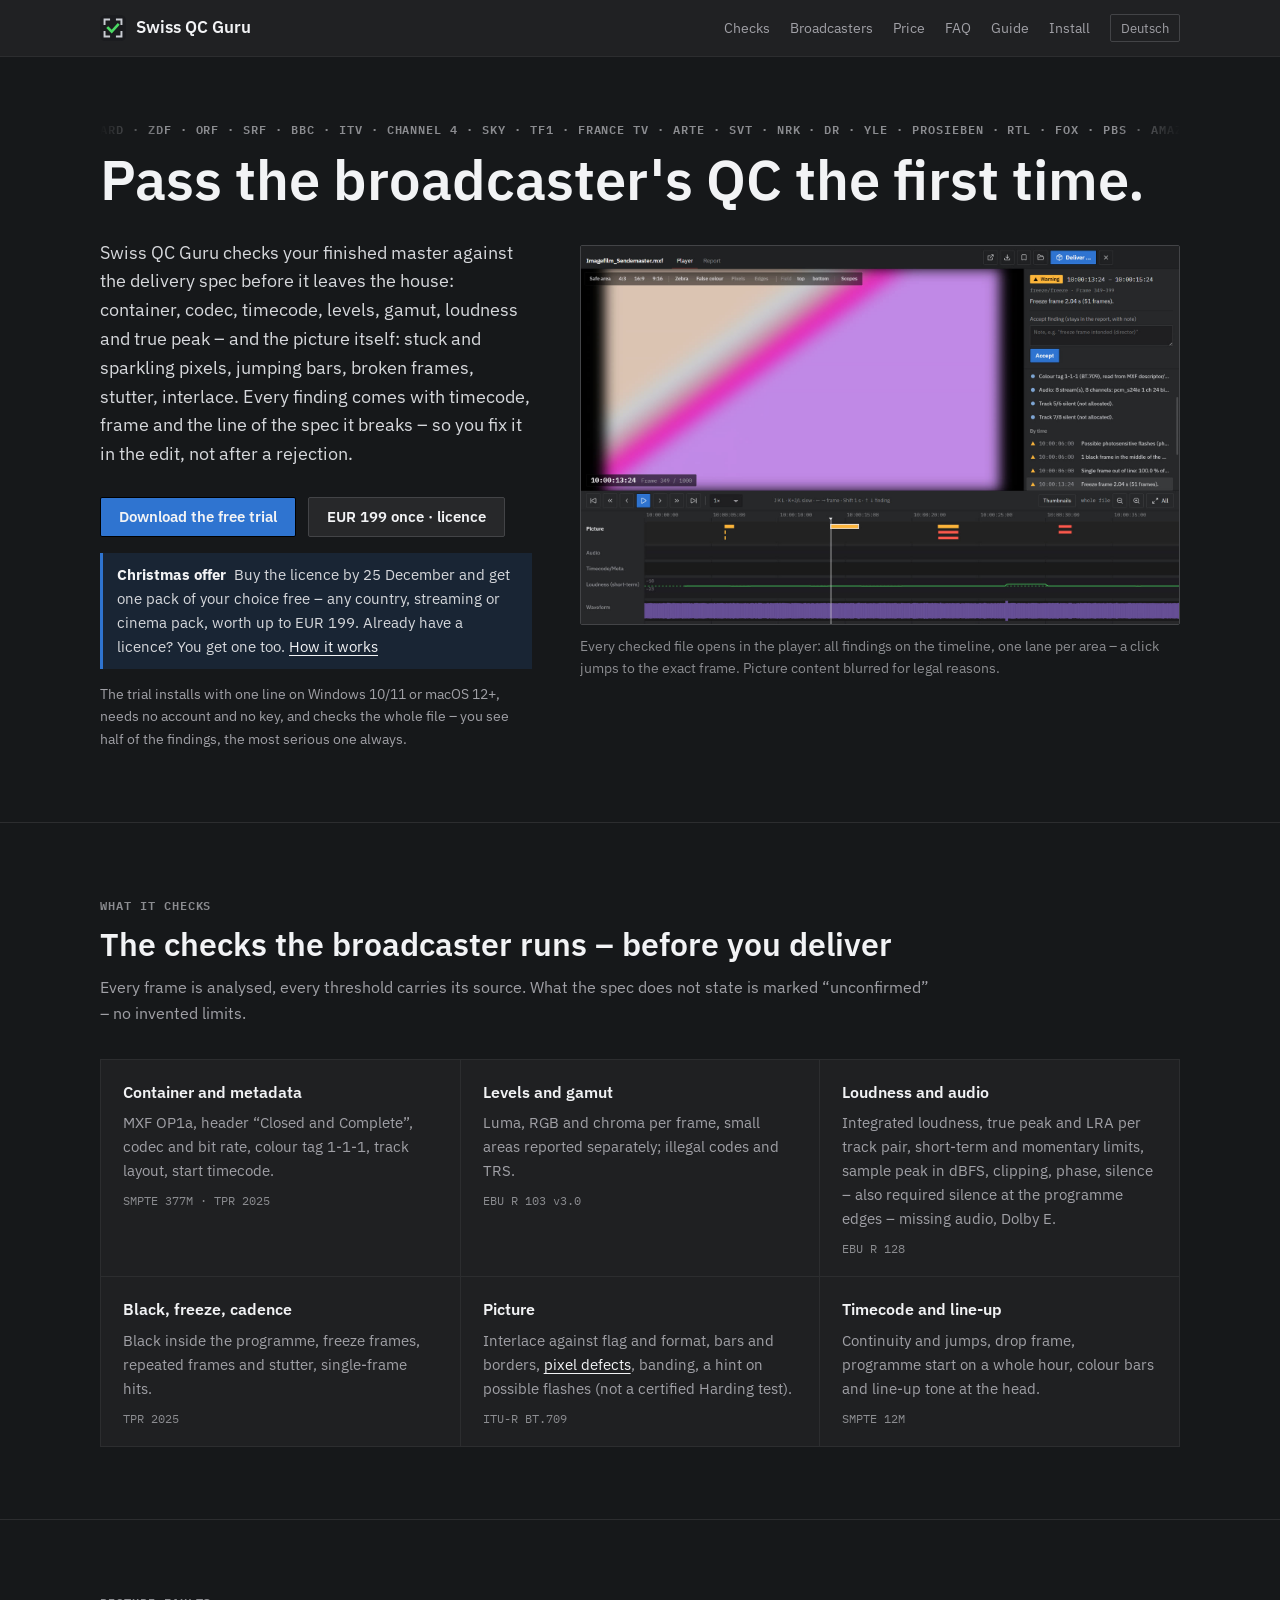
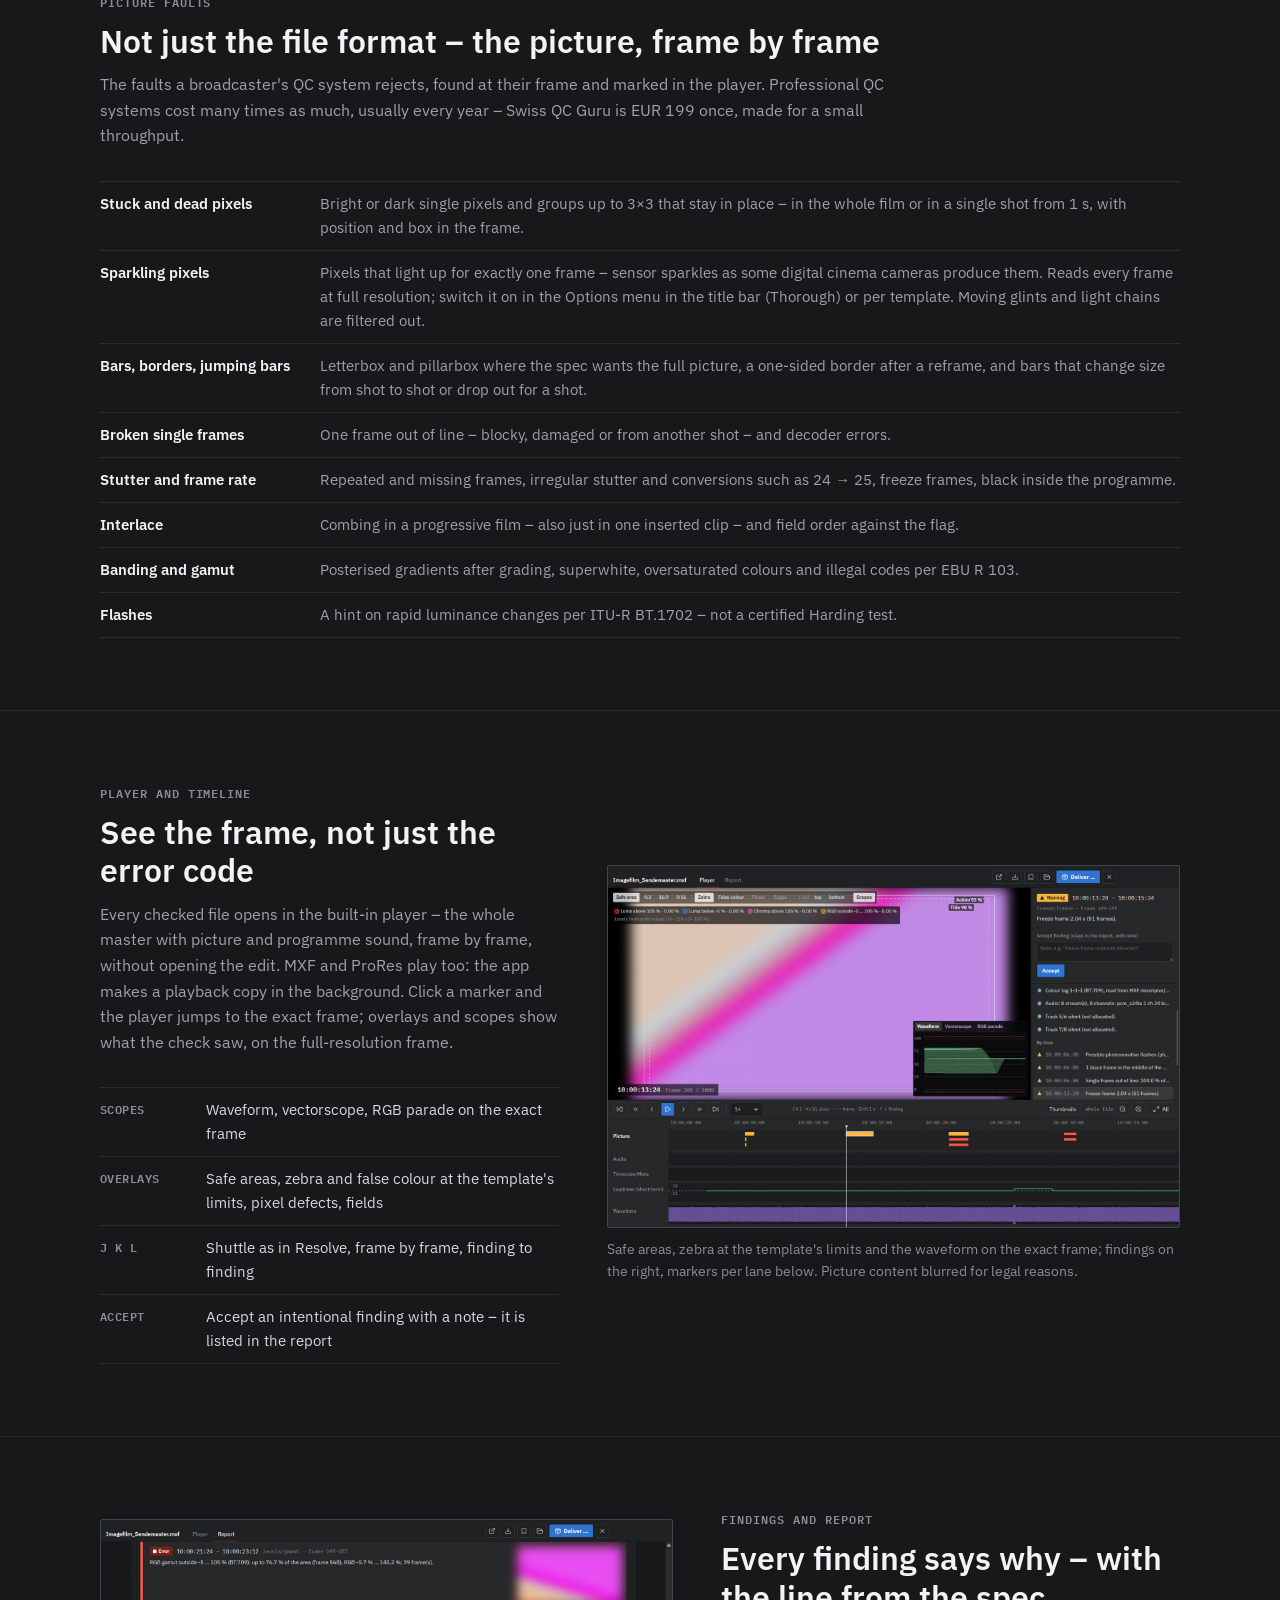
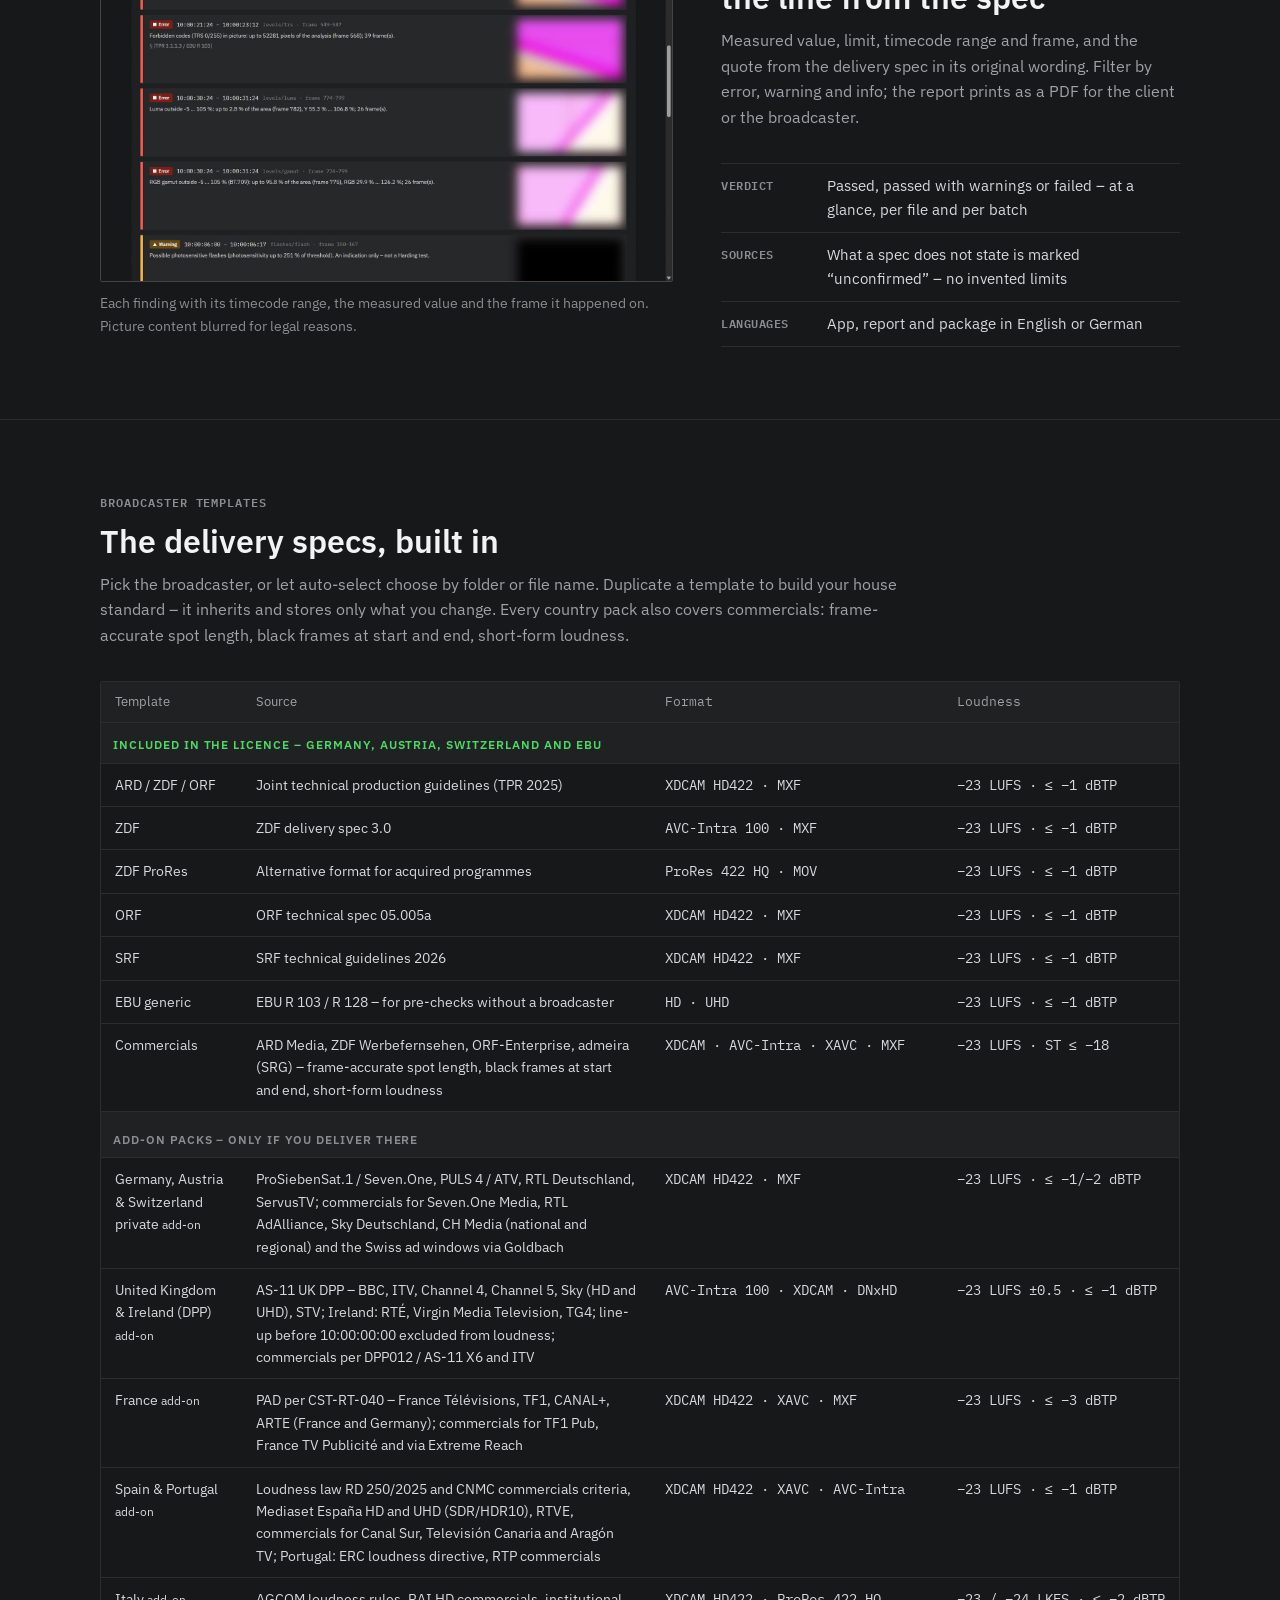
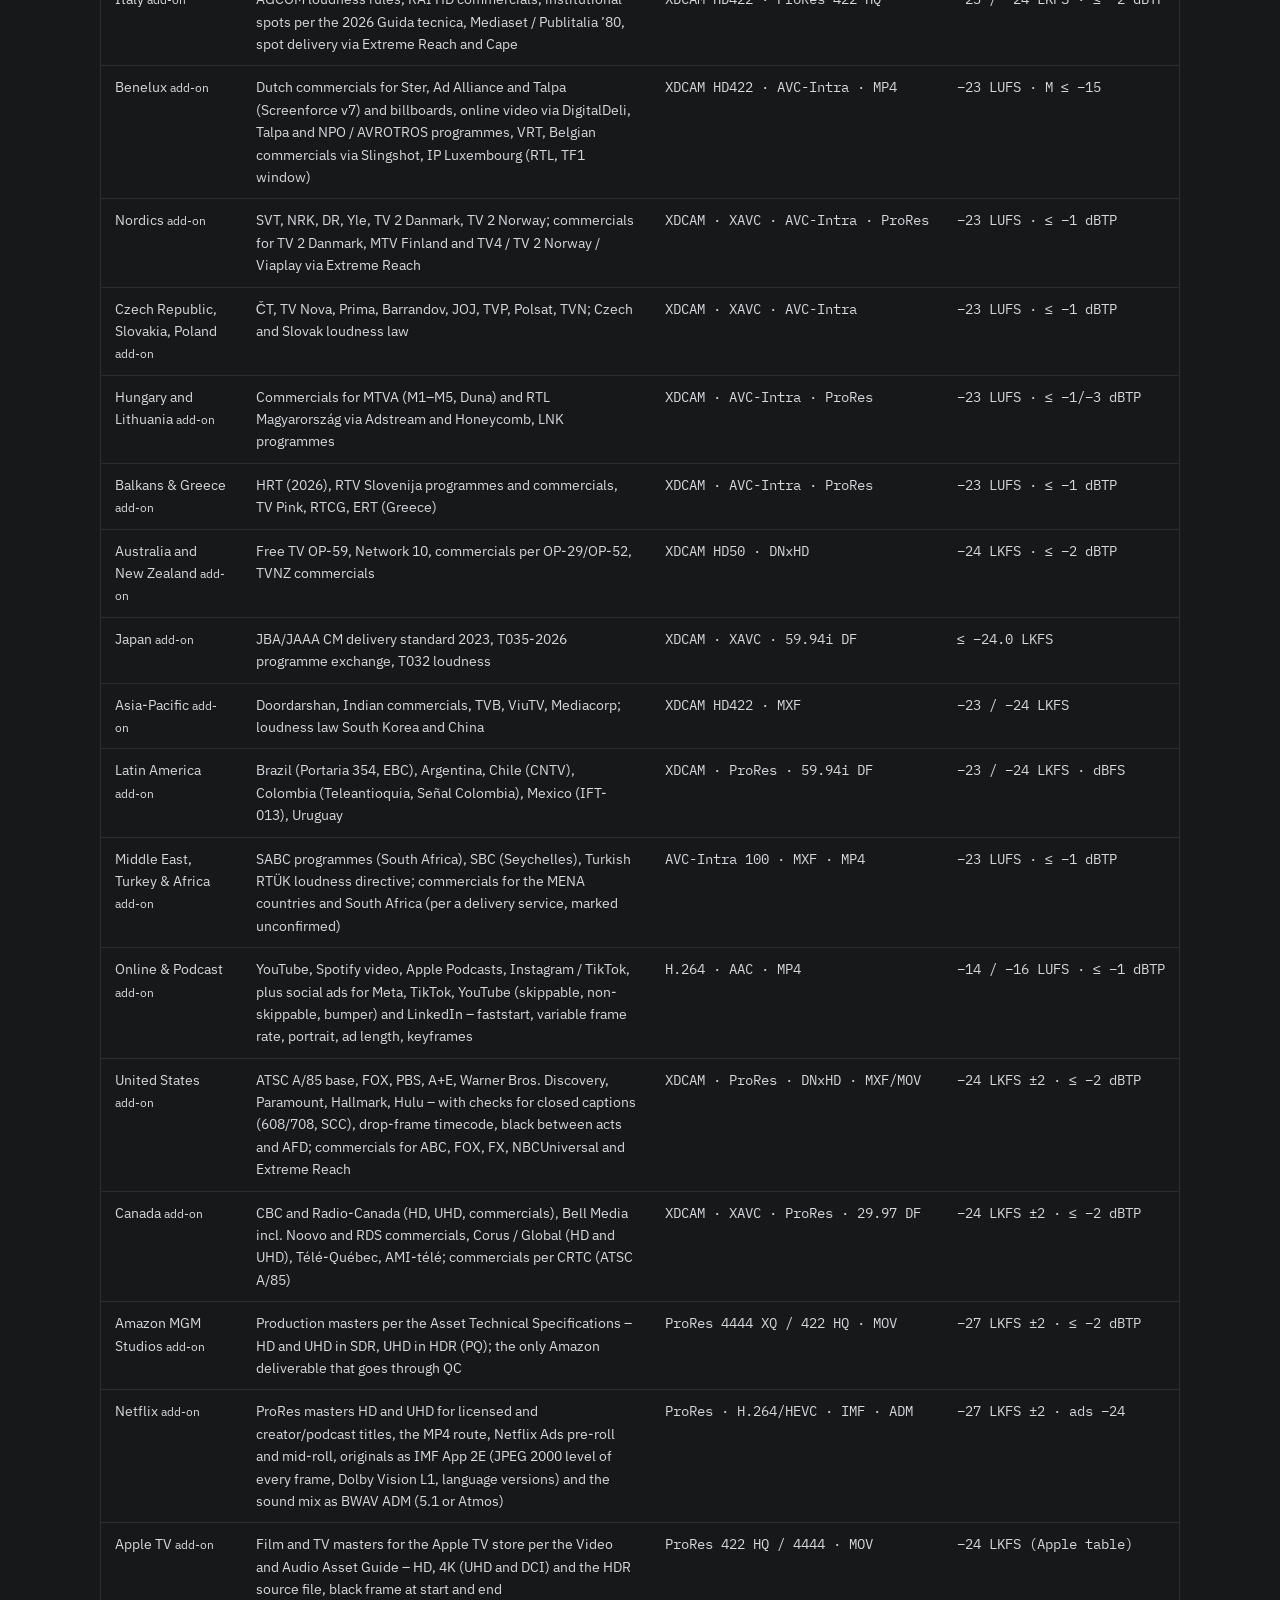
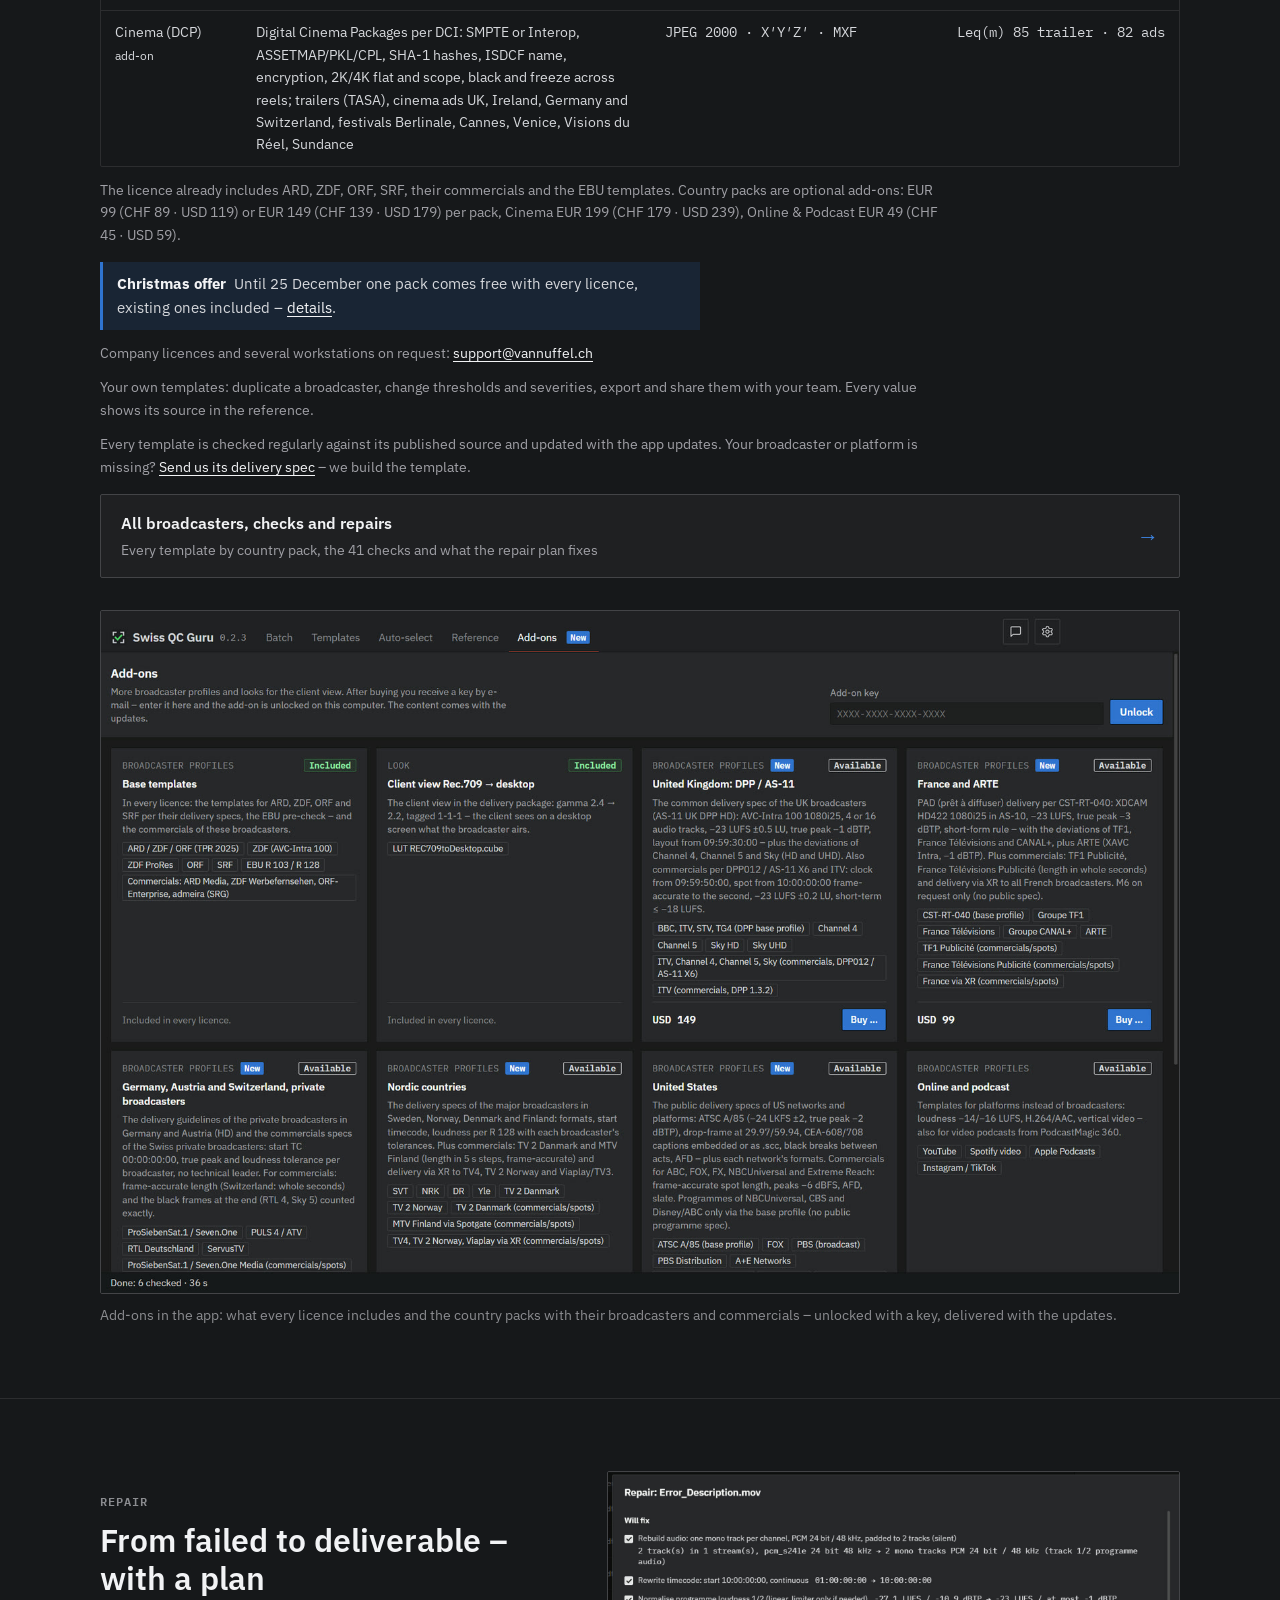
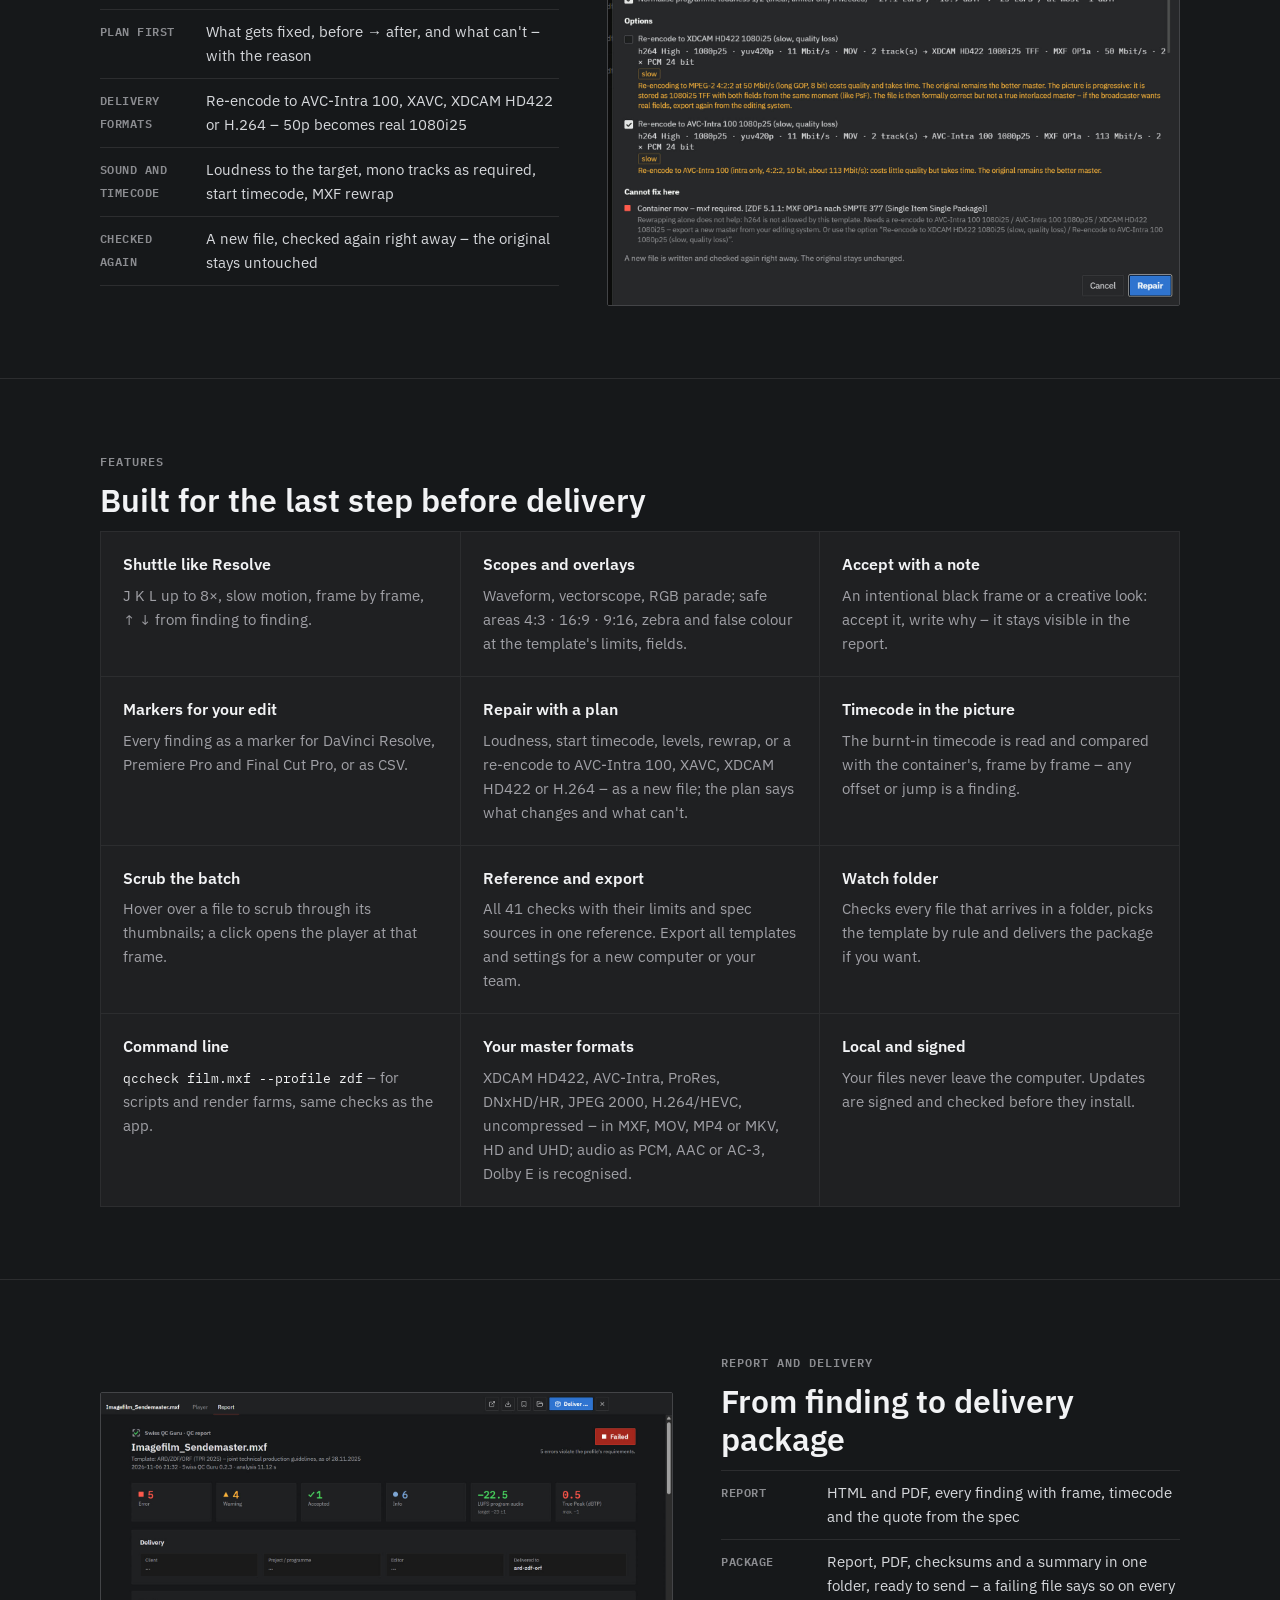
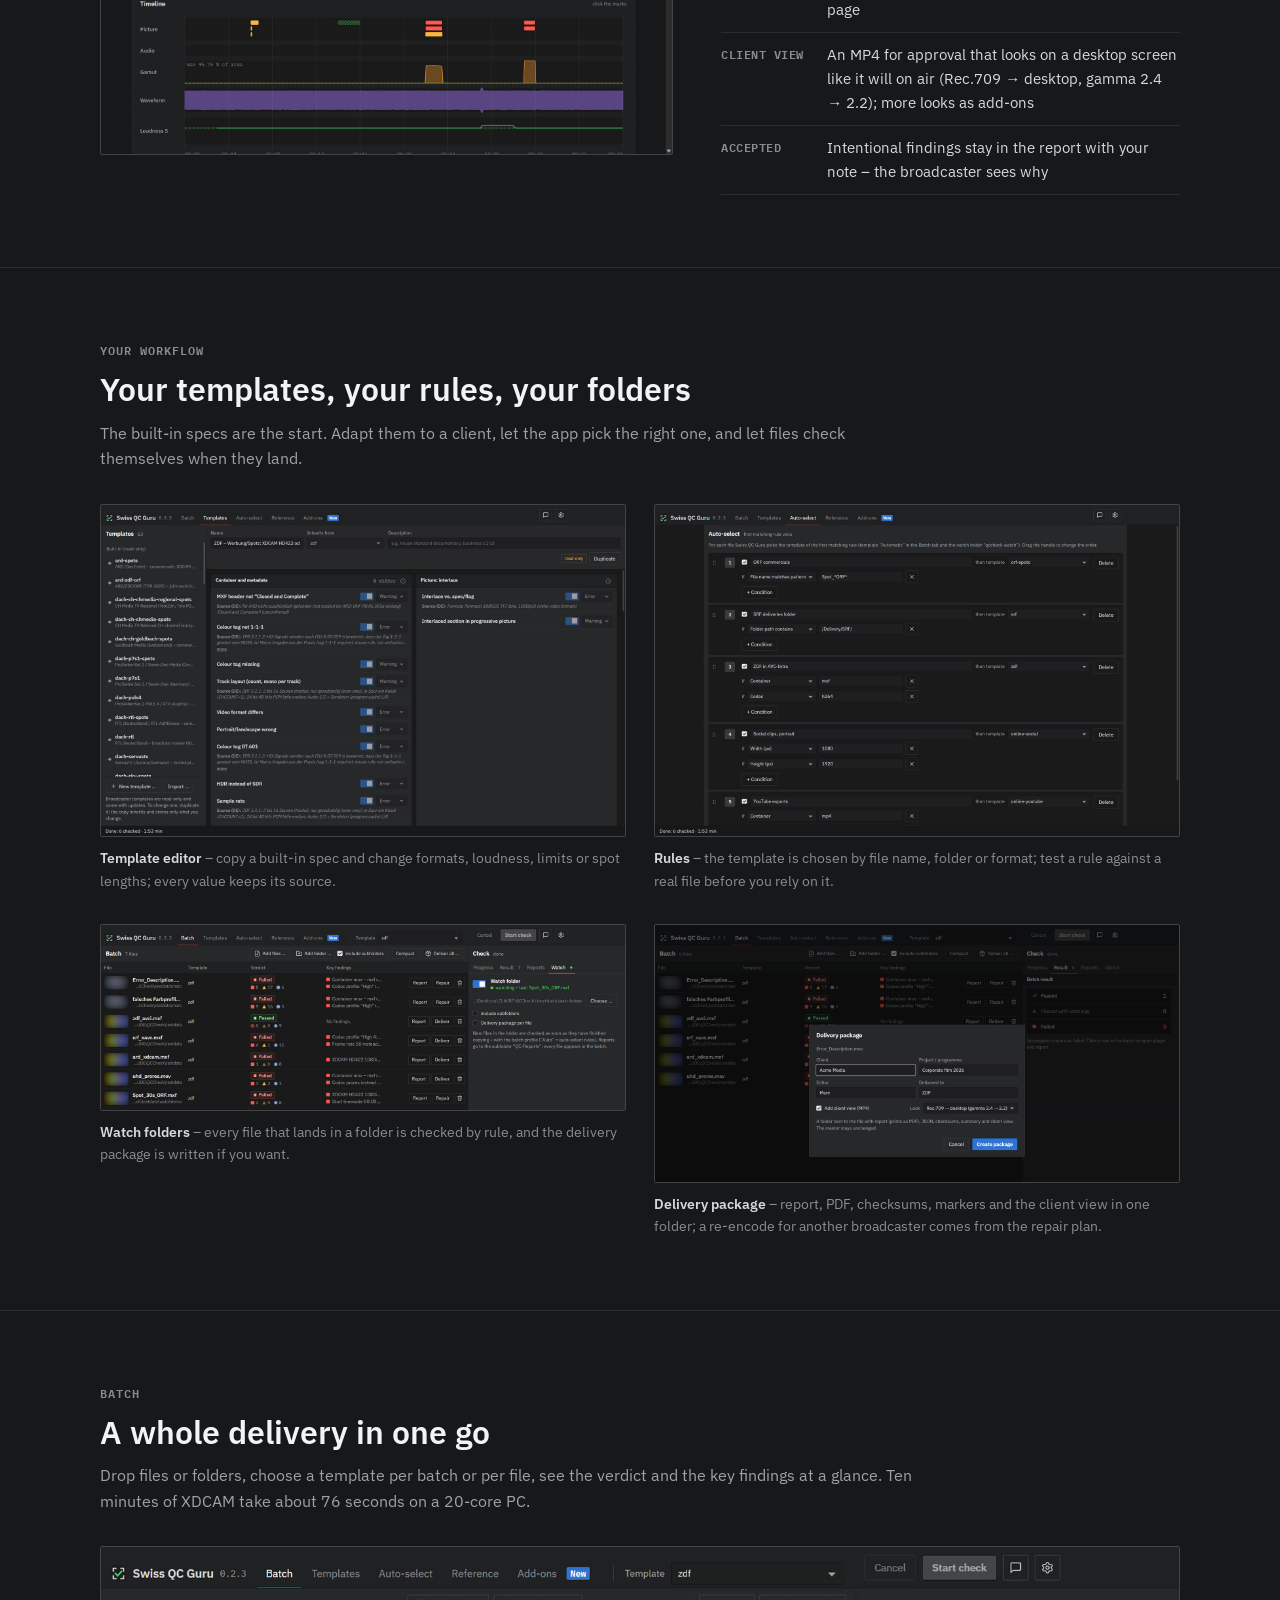
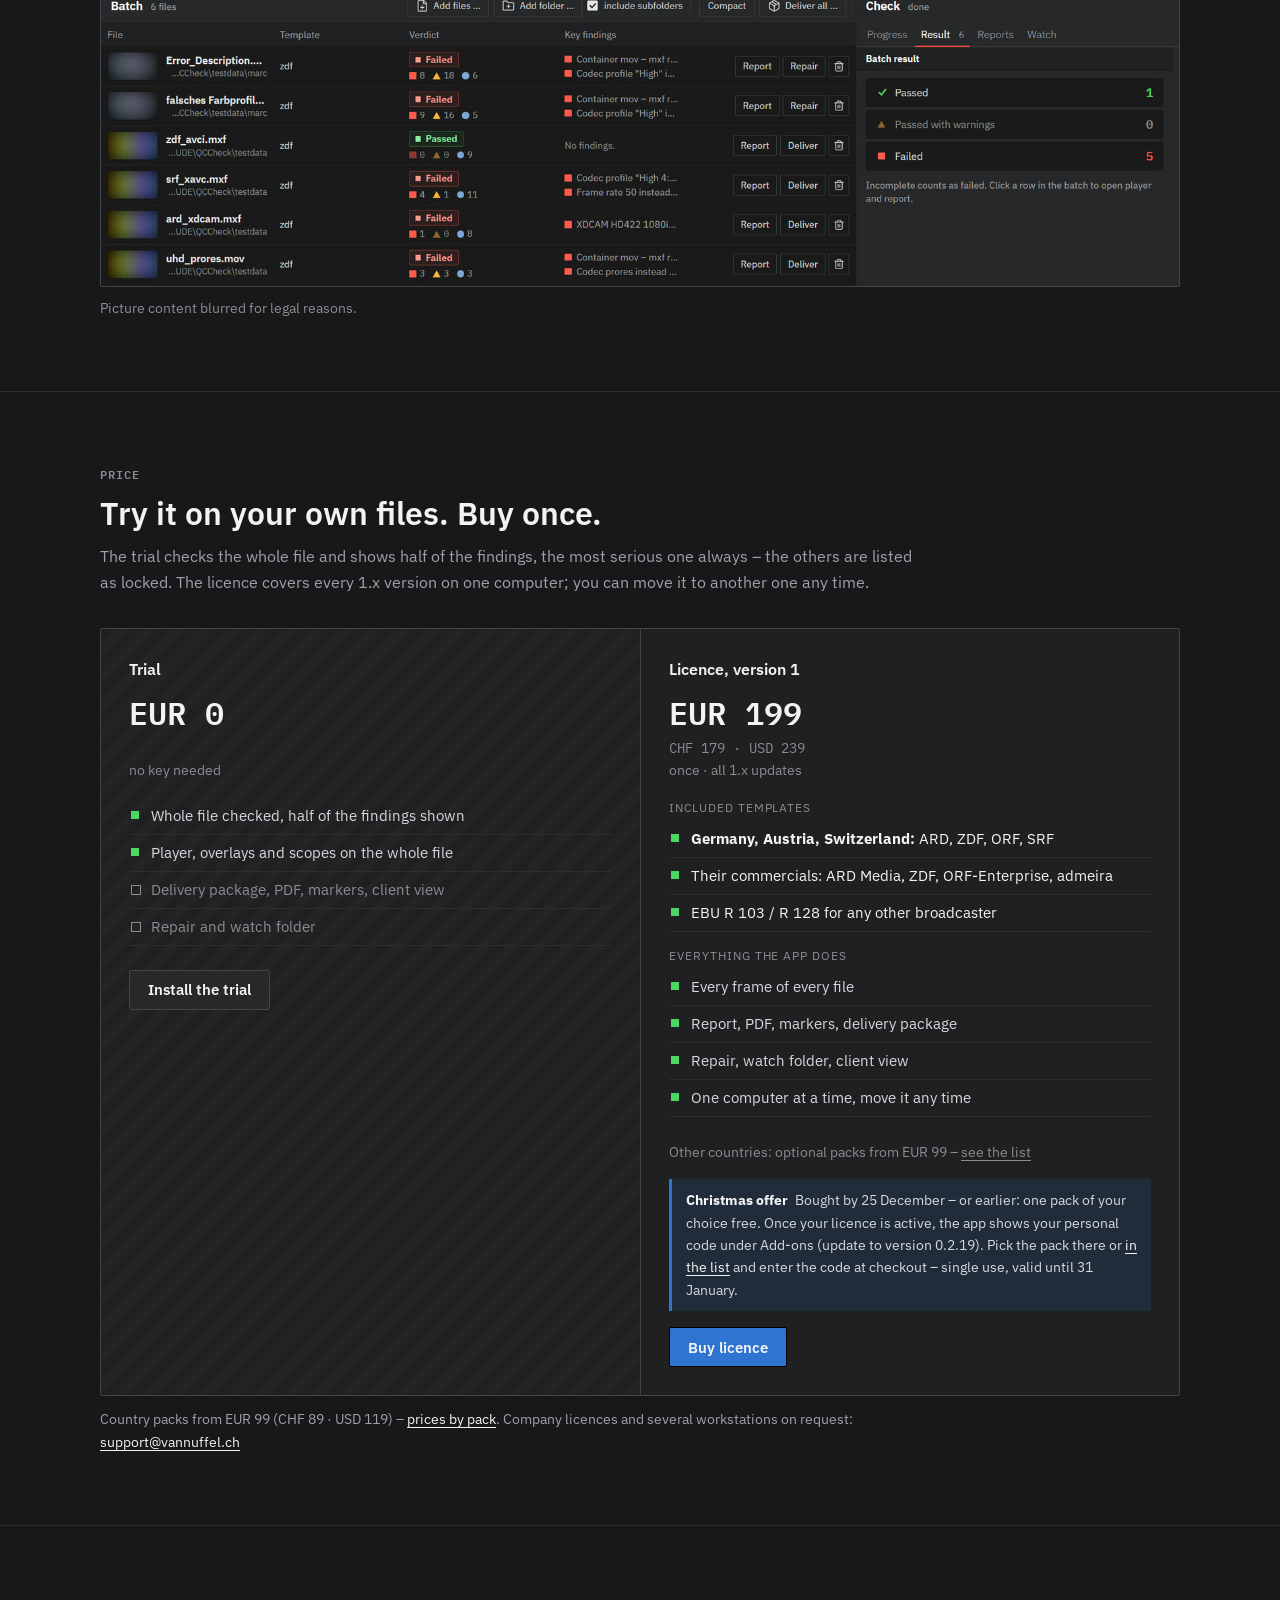
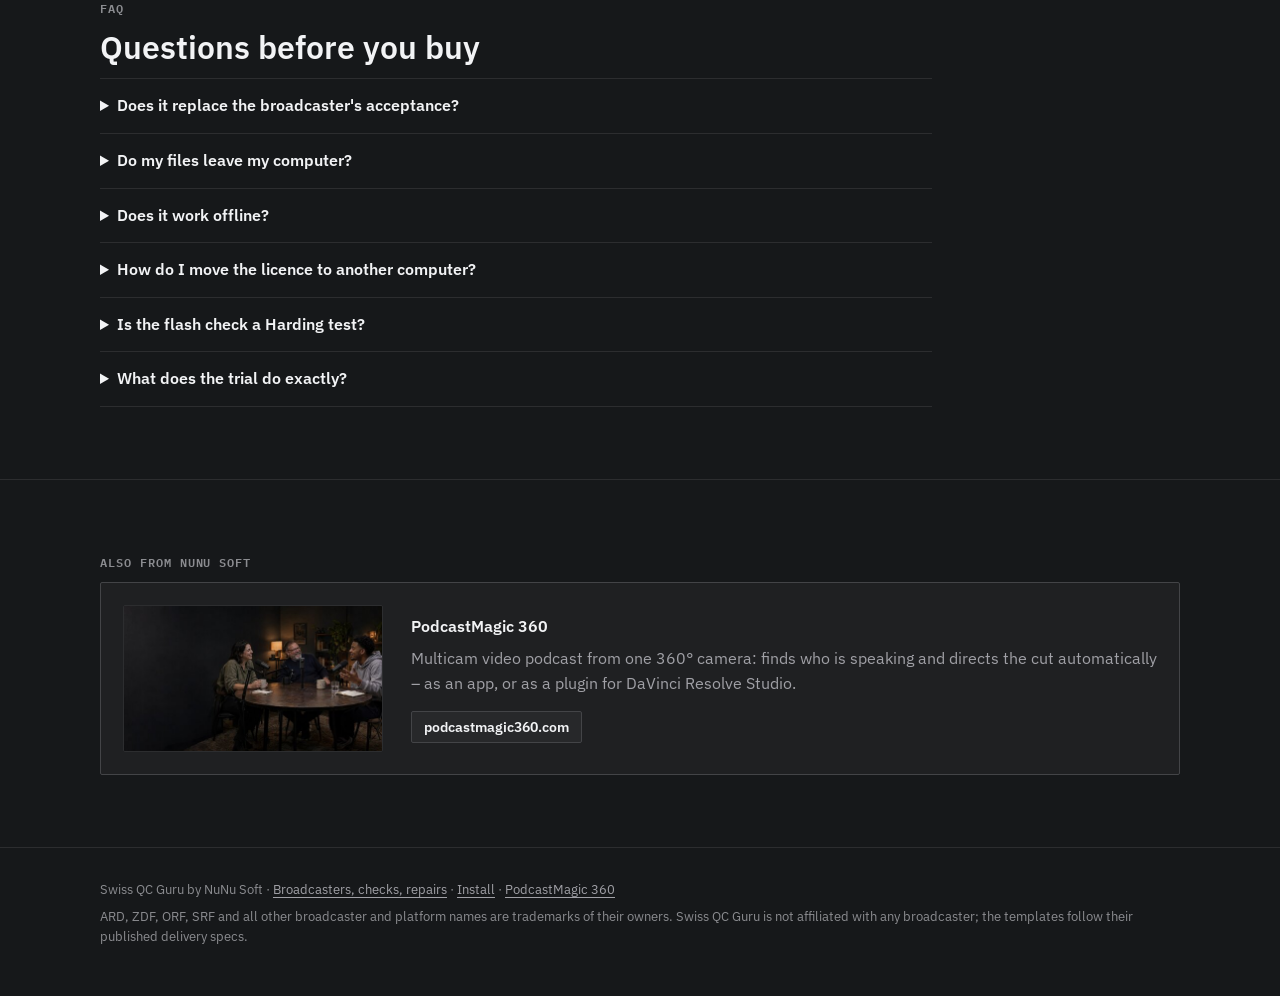
<file: index.html>
<!doctype html>
<html lang="en" data-lang="en">
<head>
<meta charset="utf-8">
<meta name="viewport" content="width=device-width, initial-scale=1, viewport-fit=cover">
<title>Swiss QC Guru – broadcast QC before delivery to the broadcaster</title>
<meta name="description" content="Swiss QC Guru checks your transmission master or commercial against the broadcaster's delivery spec before you deliver – ARD, ZDF, ORF, SRF built in; packs for the UK and Ireland (AS-11 DPP), France, Spain and Portugal, Italy, Benelux, the Nordics, private broadcasters in Germany, Austria and Switzerland, Central and South-East Europe, Greece, the United States, Canada, Latin America, Australia/NZ, Japan, Asia-Pacific, the Middle East, Turkey and Africa, plus Amazon, Netflix, Apple TV and cinema DCPs (trailers, cinema ads, festivals). Every finding with timecode, frame and the line of the spec. Windows and Mac, EUR 199 once.">
<link rel="canonical" href="https://swissqcguru.com/">
<script type="application/ld+json">
{
  "@context": "https://schema.org",
  "@type": "SoftwareApplication",
  "name": "Swiss QC Guru",
  "url": "https://swissqcguru.com/",
  "downloadUrl": "https://swissqcguru.com/install.html",
  "image": "https://swissqcguru.com/img/app-player.jpg",
  "applicationCategory": "MultimediaApplication",
  "operatingSystem": "Windows 10, Windows 11, macOS 12 or later",
  "description": "File-based technical QC of a finished transmission master or commercial against the broadcaster's delivery spec (EBU R 103, EBU R 128, AS-11 UK DPP, CST-RT-040, ATSC A/85): loudness, true peak, levels and gamut, timecode, container and codec, black, freeze frames, flashes, captions. Every finding with timecode, frame and the line of the spec; repair plan and delivery package.",
  "featureList": ["Broadcaster templates for ARD, ZDF, ORF, SRF and EBU", "Country packs: United Kingdom and Ireland, France, Spain and Portugal, Italy, Benelux, Nordics, private broadcasters in Germany, Austria and Switzerland, Czech Republic/Slovakia/Poland, Hungary and Lithuania, Balkans and Greece, United States, Canada, Latin America, Australia and New Zealand, Japan, Asia-Pacific (India, Hong Kong, Singapore, South Korea, China), Middle East, Turkey and Africa", "Momentary loudness limit (400 ms), sample-peak limits in dBFS for specs without LUFS, asymmetric loudness window", "Programme start on a whole hour and drop-frame timecode (Japan), required silence at the programme edges","Cinema pack: Digital Cinema Packages per DCI (SMPTE/Interop, hashes, ISDCF name, encryption, JPEG 2000 of every frame, picture and sound), Leq(m) for trailers (TASA 85) and cinema ads (82), festivals Berlinale, Cannes, Venice, Visions du Réel, Sundance", "Streaming packs: Amazon MGM Studios production masters, Netflix (ProRes masters, MP4, Netflix Ads, IMF App 2E originals with Dolby Vision, BWAV ADM sound mixes for 5.1 and Atmos), Apple TV store (HD, 4K, HDR source with Dolby Vision sidecar)", "Language versions: audio track languages, IMF language CPLs, comparison of language versions in a batch", "5.1 loudness over the whole mix, Dolby Digital dialnorm check", "Online pack: YouTube, Spotify video, Apple Podcasts, Instagram / TikTok and social ads for Meta, TikTok, YouTube and LinkedIn", "Commercial and spot checks with frame-accurate length", "Check one file against several broadcasters at once: measured once, judged per template, result as a matrix with the main reasons; saved template groups; build a repaired version for each broadcaster that failed", "Player with waveform, vectorscope, safe areas and zebra", "Repair plan: loudness, timecode, levels, rewrap, missing colour tag, stereo downmix from 5.1, re-encode to AVC-Intra 100, XAVC, XDCAM HD422 or H.264", "Delivery package with report, PDF, checksums and client view", "Template editor, auto-select rules and watch folders", "Command line for scripts"],
  "inLanguage": ["en", "de"],
  "offers": { "@type": "Offer", "price": "199", "priceCurrency": "EUR", "description": "One-time licence for one computer at a time, all 1.x updates (also CHF 179 or USD 239); free trial without key" },
  "publisher": { "@type": "Organization", "name": "NuNu Soft", "address": { "@type": "PostalAddress", "addressLocality": "Zürich", "addressCountry": "CH" } }
}
</script>
<link rel="alternate" type="text/markdown" href="index.md" title="This page as Markdown">
<link rel="alternate" type="text/markdown" href="llms.txt" title="Swiss QC Guru for language models">
<meta property="og:site_name" content="Swiss QC Guru">
<meta property="og:title" content="Swiss QC Guru – broadcast QC before delivery">
<meta property="og:description" content="Pass the broadcaster's QC the first time: loudness, true peak, levels, gamut, timecode, container – checked against the spec, with timecode and frame.">
<meta property="og:image" content="https://swissqcguru.com/img/app-player.jpg">
<link rel="icon" href="data:image/svg+xml,%3Csvg xmlns='http://www.w3.org/2000/svg' viewBox='0 0 40 40'%3E%3Crect width='40' height='40' rx='8' fill='%231b1c1f'/%3E%3Cg fill='none' stroke='%23c9ccd2' stroke-width='3'%3E%3Cpath d='M7 14V7h7M26 7h7v7M33 26v7h-7M14 33H7v-7'/%3E%3C/g%3E%3Cpath d='M12.5 20 18 25.5 27.5 15' fill='none' stroke='%234cd964' stroke-width='4'/%3E%3C/svg%3E">
<link rel="preload" href="fonts/IBMPlexSans-Var-latin.woff2" as="font" type="font/woff2" crossorigin>
<link rel="stylesheet" href="guru.css?v=16">
</head>
<body>

<header class="top">
  <div class="wrap">
    <a class="brand" href="#top">
      <svg viewBox="0 0 40 40" aria-hidden="true"><rect width="40" height="40" rx="8" fill="#1b1c1f"/><g fill="none" stroke="#c9ccd2" stroke-width="3" stroke-linecap="square"><path d="M7 14V7h7"/><path d="M26 7h7v7"/><path d="M33 26v7h-7"/><path d="M14 33H7v-7"/></g><path d="M12.5 20 18 25.5 27.5 15" fill="none" stroke="#4cd964" stroke-width="4" stroke-linecap="square"/></svg>
      <span class="brand-name">Swiss QC Guru</span>
    </a>
    <nav aria-label="On this page">
      <a class="hide-s" href="#checks"><span lang="en">Checks</span><span lang="de">Prüfungen</span></a>
      <a class="m" href="broadcasters.html"><span lang="en">Broadcasters</span><span lang="de">Sender</span></a>
      <a href="#price"><span lang="en">Price</span><span lang="de">Preis</span></a>
      <a class="hide-s" href="#faq">FAQ</a>
      <a class="m" href="guide.html"><span lang="en">Guide</span><span lang="de">Anleitung</span></a>
      <a class="m" href="install.html"><span lang="en">Install</span><span lang="de">Installieren</span></a>
      <button class="lang-switch" type="button" data-lang-switch>Deutsch</button>
    </nav>
  </div>
</header>

<main id="top">

<section class="hero">
  <div class="wrap hero-head">
    <p class="eyebrow hero-senders"><span class="ticker"><span class="ticker-run">ARD · ZDF · ORF · SRF · BBC · ITV · Channel 4 · Sky · TF1 · France TV · ARTE · SVT · NRK · DR · Yle · ProSieben · RTL · FOX · PBS · Amazon · Netflix · Apple TV · Netflix IMF · Cinema DCP · ČT · TVP · HRT · Network 10 · TVNZ · Japan · TVB · Doordarshan · EBC · RTVE · RAI · NPO · VRT · RTÉ · CBC · SABC · </span><span class="ticker-run" aria-hidden="true">ARD · ZDF · ORF · SRF · BBC · ITV · Channel 4 · Sky · TF1 · France TV · ARTE · SVT · NRK · DR · Yle · ProSieben · RTL · FOX · PBS · Amazon · Netflix · Apple TV · Netflix IMF · Cinema DCP · ČT · TVP · HRT · Network 10 · TVNZ · Japan · TVB · Doordarshan · EBC · RTVE · RAI · NPO · VRT · RTÉ · CBC · SABC · </span></span></p>
    <h1><span lang="en">Pass the broadcaster's QC the first time.</span><span lang="de">Durch die Sender-QC beim ersten Mal.</span></h1>
  </div>
  <div class="wrap hero-grid hero-player">
    <div class="hero-text">
      <p class="lead">
        <span lang="en">Swiss QC Guru checks your finished master against the delivery spec before it leaves the house: container, codec, timecode, levels, gamut, loudness and true peak – and the picture itself: stuck and sparkling pixels, jumping bars, broken frames, stutter, interlace. Every finding comes with timecode, frame and the line of the spec it breaks – so you fix it in the edit, not after a rejection.</span>
        <span lang="de">Swiss QC Guru prüft den fertigen Sendemaster gegen das Pflichtenheft, bevor er das Haus verlässt: Container, Codec, Timecode, Pegel, Gamut, Lautheit und True Peak – und das Bild selbst: hängende und aufblitzende Pixel, springende Balken, kaputte Bilder, Ruckeln, Halbbilder. Jeder Befund kommt mit Timecode, Bild und der Stelle im Pflichtenheft – Sie korrigieren im Schnitt, nicht nach einer Rückweisung.</span>
      </p>
      <div class="actions">
        <a class="btn go" href="install.html"><span lang="en">Download the free trial</span><span lang="de">Kostenlose Demo laden</span></a>
        <a class="btn" href="#price"><span lang="en">EUR 199 once · licence</span><span lang="de">EUR 199 einmalig · Lizenz</span></a>
      </div>
      <p class="promo" data-until="2026-12-25T23:00:00Z"><span lang="en"><b>Christmas offer</b> Buy the licence by 25 December and get one pack of your choice free – any country, streaming or cinema pack, worth up to EUR 199. Already have a licence? You get one too. <a href="#price">How it works</a></span><span lang="de"><b>Weihnachtsaktion</b> Lizenz bis 25. Dezember kaufen und ein Paket nach Wahl gratis dazu – jedes Länder-, Streaming- oder Kinopaket, im Wert bis EUR 199. Schon eine Lizenz? Sie bekommen auch eines. <a href="#price">So geht's</a></span></p>
      <p class="trial-note"><span lang="en">The trial installs with one line on Windows 10/11 or macOS 12+, needs no account and no key, and checks the whole file – you see half of the findings, the most serious one always.</span><span lang="de">Die Demo installiert sich mit einer Zeile unter Windows 10/11 oder macOS 12+, braucht kein Konto und keinen Schlüssel und prüft die ganze Datei – Sie sehen die Hälfte der Befunde, den schwersten immer.</span></p>
    </div>
    <figure class="hero-shot">
      <img class="shot" src="img/app-player.jpg?v=2" width="1600" height="1012" fetchpriority="high" alt="The player with all findings of a file: the open finding with its timecode range on the right, every finding listed by time below it, and the timeline with markers per lane for picture, audio and timecode, loudness and waveform">
      <figcaption class="shot-cap"><span lang="en">Every checked file opens in the player: all findings on the timeline, one lane per area – a click jumps to the exact frame. Picture content blurred for legal reasons.</span><span lang="de">Jede geprüfte Datei öffnet sich im Player: alle Befunde auf der Zeitleiste, eine Spur je Bereich – ein Klick springt aufs genaue Bild. Bildinhalt aus rechtlichen Gründen unkenntlich gemacht.</span></figcaption>
    </figure>
  </div>
</section>

<section id="checks">
  <div class="wrap">
    <p class="eyebrow"><span lang="en">What it checks</span><span lang="de">Was geprüft wird</span></p>
    <h2><span lang="en">The checks the broadcaster runs – before you deliver</span><span lang="de">Die Prüfungen des Senders – vor der Abgabe</span></h2>
    <p class="sub"><span lang="en">Every frame is analysed, every threshold carries its source. What the spec does not state is marked “unconfirmed” – no invented limits.</span><span lang="de">Jedes Bild wird analysiert, jede Schwelle trägt ihre Quelle. Was das Pflichtenheft nicht nennt, ist als „unbestätigt“ markiert – keine erfundenen Grenzwerte.</span></p>
    <div class="grid">
      <div class="cell"><h3><span lang="en">Container and metadata</span><span lang="de">Container und Metadaten</span></h3><p><span lang="en">MXF OP1a, header “Closed and Complete”, codec and bit rate, colour tag 1-1-1, track layout, start timecode.</span><span lang="de">MXF OP1a, Header „Closed and Complete“, Codec und Bitrate, Farbtag 1-1-1, Spurbelegung, Start-Timecode.</span></p><span class="std">SMPTE 377M · TPR 2025</span></div>
      <div class="cell"><h3><span lang="en">Levels and gamut</span><span lang="de">Pegel und Gamut</span></h3><p><span lang="en">Luma, RGB and chroma per frame, small areas reported separately; illegal codes and TRS.</span><span lang="de">Luma, RGB und Chroma je Bild, kleine Flächen getrennt gemeldet; verbotene Codes und TRS.</span></p><span class="std">EBU R 103 v3.0</span></div>
      <div class="cell"><h3><span lang="en">Loudness and audio</span><span lang="de">Lautheit und Ton</span></h3><p><span lang="en">Integrated loudness, true peak and LRA per track pair, short-term and momentary limits, sample peak in dBFS, clipping, phase, silence – also required silence at the programme edges – missing audio, Dolby E.</span><span lang="de">Integrierte Lautheit, True Peak und LRA je Spurpaar, Grenzen für Short-Term und Momentary, Sample-Peak in dBFS, Clipping, Phase, Stille – auch verlangte Stille am Programmrand –, fehlender Ton, Dolby E.</span></p><span class="std">EBU R 128</span></div>
      <div class="cell"><h3><span lang="en">Black, freeze, cadence</span><span lang="de">Schwarz, Standbild, Kadenz</span></h3><p><span lang="en">Black inside the programme, freeze frames, repeated frames and stutter, single-frame hits.</span><span lang="de">Schwarz im Programm, Standbilder, doppelte Bilder und Ruckeln, Einzelbild-Treffer.</span></p><span class="std">TPR 2025</span></div>
      <div class="cell"><h3><span lang="en">Picture</span><span lang="de">Bild</span></h3><p><span lang="en">Interlace against flag and format, bars and borders, <a href="#picture">pixel defects</a>, banding, a hint on possible flashes (not a certified Harding test).</span><span lang="de">Halbbilder gegen Markierung und Format, Balken und Ränder, <a href="#picture">Pixelfehler</a>, Banding, ein Hinweis auf mögliche Blitze (kein zertifizierter Harding-Test).</span></p><span class="std">ITU-R BT.709</span></div>
      <div class="cell"><h3><span lang="en">Timecode and line-up</span><span lang="de">Timecode und Vorspann</span></h3><p><span lang="en">Continuity and jumps, drop frame, programme start on a whole hour, colour bars and line-up tone at the head.</span><span lang="de">Kontinuität und Sprünge, Drop-Frame, Programmbeginn auf voller Stunde, Farbbalken und Messton am Anfang.</span></p><span class="std">SMPTE 12M</span></div>
    </div>
  </div>
</section>

<section id="picture">
  <div class="wrap">
    <p class="eyebrow"><span lang="en">Picture faults</span><span lang="de">Bildfehler</span></p>
    <h2><span lang="en">Not just the file format – the picture, frame by frame</span><span lang="de">Nicht nur das Dateiformat – das Bild, Bild für Bild</span></h2>
    <p class="sub"><span lang="en">The faults a broadcaster's QC system rejects, found at their frame and marked in the player. Professional QC systems cost many times as much, usually every year – Swiss QC Guru is EUR 199 once, made for a small throughput.</span><span lang="de">Die Fehler, an denen die QC-Anlage des Senders zurückweist, gefunden am genauen Bild und im Player markiert. Professionelle QC-Systeme kosten ein Vielfaches, meist jedes Jahr – Swiss QC Guru kostet EUR 199 einmalig, gemacht für kleinen Durchsatz.</span></p>
    <dl class="checks">
      <dt><span lang="en">Stuck and dead pixels</span><span lang="de">Hängende und tote Pixel</span></dt>
      <dd><span lang="en">Bright or dark single pixels and groups up to 3×3 that stay in place – in the whole film or in a single shot from 1 s, with position and box in the frame.</span><span lang="de">Helle oder dunkle Einzelpixel und Gruppen bis 3×3, die stehen bleiben – im ganzen Film oder in einer einzigen Einstellung ab 1 s, mit Stelle und Rahmen im Bild.</span></dd>
      <dt><span lang="en">Sparkling pixels</span><span lang="de">Aufblitzende Pixel</span></dt>
      <dd><span lang="en">Pixels that light up for exactly one frame – sensor sparkles as some digital cinema cameras produce them. Reads every frame at full resolution; switch it on in the Options menu in the title bar (Thorough) or per template. Moving glints and light chains are filtered out.</span><span lang="de">Pixel, die für genau ein Bild aufleuchten – Sensor-Sparkles, wie sie manche digitale Kinokameras liefern. Liest jedes Bild in voller Auflösung; im Menü Optionen in der Titelleiste einschalten (Gründlich) oder je Vorlage. Bewegte Glanzpunkte und Lichterketten werden ausgefiltert.</span></dd>
      <dt><span lang="en">Bars, borders, jumping bars</span><span lang="de">Balken, Ränder, springende Balken</span></dt>
      <dd><span lang="en">Letterbox and pillarbox where the spec wants the full picture, a one-sided border after a reframe, and bars that change size from shot to shot or drop out for a shot.</span><span lang="de">Letterbox und Pillarbox, wo das Pflichtenheft das volle Bild verlangt, ein einseitiger Rand nach einem Reframe und Balken, die von Einstellung zu Einstellung die Grösse wechseln oder wegfallen.</span></dd>
      <dt><span lang="en">Broken single frames</span><span lang="de">Kaputte Einzelbilder</span></dt>
      <dd><span lang="en">One frame out of line – blocky, damaged or from another shot – and decoder errors.</span><span lang="de">Ein Bild, das aus der Reihe fällt – verblockt, beschädigt oder aus einer anderen Einstellung –, und Dekodierfehler.</span></dd>
      <dt><span lang="en">Stutter and frame rate</span><span lang="de">Ruckeln und Bildrate</span></dt>
      <dd><span lang="en">Repeated and missing frames, irregular stutter and conversions such as 24 → 25, freeze frames, black inside the programme.</span><span lang="de">Doppelte und fehlende Bilder, unregelmässiges Ruckeln und Wandlungen wie 24 → 25, Standbilder, Schwarz im Programm.</span></dd>
      <dt><span lang="en">Interlace</span><span lang="de">Halbbilder</span></dt>
      <dd><span lang="en">Combing in a progressive film – also just in one inserted clip – and field order against the flag.</span><span lang="de">Halbbilder in einem progressiven Film – auch nur in einem eingeschnittenen Zuspieler – und Halbbild-Reihenfolge gegen die Markierung.</span></dd>
      <dt><span lang="en">Banding and gamut</span><span lang="de">Banding und Gamut</span></dt>
      <dd><span lang="en">Posterised gradients after grading, superwhite, oversaturated colours and illegal codes per EBU R 103.</span><span lang="de">Tonwertabrisse nach dem Grading, Superweiss, übersättigte Farben und verbotene Codes nach EBU R 103.</span></dd>
      <dt><span lang="en">Flashes</span><span lang="de">Blitze</span></dt>
      <dd><span lang="en">A hint on rapid luminance changes per ITU-R BT.1702 – not a certified Harding test.</span><span lang="de">Ein Hinweis auf schnelle Helligkeitswechsel nach ITU-R BT.1702 – kein zertifizierter Harding-Test.</span></dd>
    </dl>
  </div>
</section>

<section id="player">
  <div class="wrap split">
    <div>
      <p class="eyebrow"><span lang="en">Player and timeline</span><span lang="de">Player und Zeitleiste</span></p>
      <h2><span lang="en">See the frame, not just the error code</span><span lang="de">Das Bild sehen, nicht nur die Fehlermeldung</span></h2>
      <p class="sub"><span lang="en">Every checked file opens in the built-in player – the whole master with picture and programme sound, frame by frame, without opening the edit. MXF and ProRes play too: the app makes a playback copy in the background. Click a marker and the player jumps to the exact frame; overlays and scopes show what the check saw, on the full-resolution frame.</span><span lang="de">Jede geprüfte Datei öffnet sich im eingebauten Player – der ganze Master mit Bild und Sendeton, Bild für Bild, ohne den Schnitt zu öffnen. Auch MXF und ProRes: die App legt im Hintergrund eine Abspielfassung an. Klick auf eine Marke, und der Player springt aufs genaue Bild; Einblendungen und Scopes zeigen, was die Prüfung gesehen hat, am Bild in voller Auflösung.</span></p>
      <ul class="list">
        <li><b><span lang="en">Scopes</span><span lang="de">Scopes</span></b><span><span lang="en">Waveform, vectorscope, RGB parade on the exact frame</span><span lang="de">Waveform, Vektorskop, RGB-Parade am genauen Bild</span></span></li>
        <li><b><span lang="en">Overlays</span><span lang="de">Overlays</span></b><span><span lang="en">Safe areas, zebra and false colour at the template's limits, pixel defects, fields</span><span lang="de">Safe Areas, Zebra und Falschfarben an den Grenzen der Vorlage, Pixelfehler, Halbbilder</span></span></li>
        <li><b>J K L</b><span><span lang="en">Shuttle as in Resolve, frame by frame, finding to finding</span><span lang="de">Shuttle wie in Resolve, Bild für Bild, von Befund zu Befund</span></span></li>
        <li><b><span lang="en">Accept</span><span lang="de">Akzeptieren</span></b><span><span lang="en">Accept an intentional finding with a note – it is listed in the report</span><span lang="de">Einen gewollten Befund mit Notiz akzeptieren – er steht im Bericht</span></span></li>
      </ul>
    </div>
    <figure>
      <img class="shot" src="img/app-scopes.jpg?v=2" width="1600" height="1012" loading="lazy" alt="Player with safe areas, zebra and waveform scope over the picture, the freeze-frame finding on the right and the timeline below with single markers for the black frame, the freeze, gamut and luma">
      <figcaption class="shot-cap"><span lang="en">Safe areas, zebra at the template's limits and the waveform on the exact frame; findings on the right, markers per lane below. Picture content blurred for legal reasons.</span><span lang="de">Safe Areas, Zebra an den Grenzen der Vorlage und die Waveform am genauen Bild; Befunde rechts, Marken je Spur darunter. Bildinhalt aus rechtlichen Gründen unkenntlich gemacht.</span></figcaption>
    </figure>
  </div>
</section>

<section id="findings">
  <div class="wrap split flip">
    <figure>
      <img class="shot" src="img/app-findings.jpg?v=2" width="1600" height="1012" loading="lazy" alt="Findings in the QC report, each with severity, timecode range, check, frame numbers, the measured value and the frame it happened on">
      <figcaption class="shot-cap"><span lang="en">Each finding with its timecode range, the measured value and the frame it happened on. Picture content blurred for legal reasons.</span><span lang="de">Jeder Befund mit Timecode-Bereich, gemessenem Wert und dem Bild, an dem er auftritt. Bildinhalt aus rechtlichen Gründen unkenntlich gemacht.</span></figcaption>
    </figure>
    <div>
      <p class="eyebrow"><span lang="en">Findings and report</span><span lang="de">Befunde und Bericht</span></p>
      <h2><span lang="en">Every finding says why – with the line from the spec</span><span lang="de">Jeder Befund sagt warum – mit der Stelle im Pflichtenheft</span></h2>
      <p class="sub"><span lang="en">Measured value, limit, timecode range and frame, and the quote from the delivery spec in its original wording. Filter by error, warning and info; the report prints as a PDF for the client or the broadcaster.</span><span lang="de">Messwert, Grenze, Timecode-Bereich und Bild, dazu das Zitat aus dem Pflichtenheft im Wortlaut. Nach Fehler, Warnung und Info filtern; der Bericht druckt als PDF für Kunde oder Sender.</span></p>
      <ul class="list">
        <li><b><span lang="en">Verdict</span><span lang="de">Urteil</span></b><span><span lang="en">Passed, passed with warnings or failed – at a glance, per file and per batch</span><span lang="de">Bestanden, mit Warnungen oder durchgefallen – auf einen Blick, je Datei und je Stapel</span></span></li>
        <li><b><span lang="en">Sources</span><span lang="de">Quellen</span></b><span><span lang="en">What a spec does not state is marked “unconfirmed” – no invented limits</span><span lang="de">Was ein Pflichtenheft nicht nennt, steht als „unbestätigt“ – keine erfundenen Grenzwerte</span></span></li>
        <li><b><span lang="en">Languages</span><span lang="de">Sprachen</span></b><span><span lang="en">App, report and package in English or German</span><span lang="de">App, Bericht und Paket auf Englisch oder Deutsch</span></span></li>
      </ul>
    </div>
  </div>
</section>

<section id="profiles">
  <div class="wrap">
    <p class="eyebrow"><span lang="en">Broadcaster templates</span><span lang="de">Sender-Vorlagen</span></p>
    <h2><span lang="en">The delivery specs, built in</span><span lang="de">Die Pflichtenhefte, eingebaut</span></h2>
    <p class="sub"><span lang="en">Pick the broadcaster, or let auto-select choose by folder or file name. Duplicate a template to build your house standard – it inherits and stores only what you change. Every country pack also covers commercials: frame-accurate spot length, black frames at start and end, short-form loudness.</span><span lang="de">Sender wählen oder die Auto-Auswahl nach Ordner oder Dateiname entscheiden lassen. Eine Vorlage duplizieren ergibt den Hausstandard – sie erbt und speichert nur, was Sie ändern. Jedes Länderpaket deckt auch Werbung ab: Spotlänge framegenau, Schwarzbilder am Anfang und Ende, Kurzform-Lautheit.</span></p>
    <div class="table-wrap">
      <table>
        <thead><tr><th><span lang="en">Template</span><span lang="de">Vorlage</span></th><th><span lang="en">Source</span><span lang="de">Quelle</span></th><th class="mono"><span lang="en">Format</span><span lang="de">Format</span></th><th class="mono"><span lang="en">Loudness</span><span lang="de">Lautheit</span></th></tr></thead>
        <tbody>
          <tr class="group inc"><th colspan="4"><span lang="en">Included in the licence – Germany, Austria, Switzerland and EBU</span><span lang="de">In der Lizenz inbegriffen – Deutschland, Österreich, Schweiz und EBU</span></th></tr>
          <tr><td>ARD / ZDF / ORF</td><td><span lang="en">Joint technical production guidelines (TPR 2025)</span><span lang="de">Gemeinsame Technische Produktionsrichtlinien (TPR 2025)</span></td><td class="mono">XDCAM HD422 · MXF</td><td class="mono">−23 LUFS · ≤ −1 dBTP</td></tr>
          <tr><td>ZDF</td><td><span lang="en">ZDF delivery spec 3.0</span><span lang="de">ZDF-Pflichtenheft 3.0</span></td><td class="mono">AVC-Intra 100 · MXF</td><td class="mono">−23 LUFS · ≤ −1 dBTP</td></tr>
          <tr><td>ZDF ProRes</td><td><span lang="en">Alternative format for acquired programmes</span><span lang="de">Alternativformat für Kaufproduktionen</span></td><td class="mono">ProRes 422 HQ · MOV</td><td class="mono">−23 LUFS · ≤ −1 dBTP</td></tr>
          <tr><td>ORF</td><td><span lang="en">ORF technical spec 05.005a</span><span lang="de">ORF Technische Richtlinie 05.005a</span></td><td class="mono">XDCAM HD422 · MXF</td><td class="mono">−23 LUFS · ≤ −1 dBTP</td></tr>
          <tr><td>SRF</td><td><span lang="en">SRF technical guidelines 2026</span><span lang="de">SRF Technische Richtlinien 2026</span></td><td class="mono">XDCAM HD422 · MXF</td><td class="mono">−23 LUFS · ≤ −1 dBTP</td></tr>
          <tr><td>EBU generic</td><td><span lang="en">EBU R 103 / R 128 – for pre-checks without a broadcaster</span><span lang="de">EBU R 103 / R 128 – Vorprüfung ohne Sender</span></td><td class="mono">HD · UHD</td><td class="mono">−23 LUFS · ≤ −1 dBTP</td></tr>
          <tr><td><span lang="en">Commercials</span><span lang="de">Werbung</span></td><td><span lang="en">ARD Media, ZDF Werbefernsehen, ORF-Enterprise, admeira (SRG) – frame-accurate spot length, black frames at start and end, short-form loudness</span><span lang="de">ARD Media, ZDF Werbefernsehen, ORF-Enterprise, admeira (SRG) – Spotlänge framegenau, Schwarzbilder am Anfang und Ende, Kurzform-Lautheit</span></td><td class="mono">XDCAM · AVC-Intra · XAVC · MXF</td><td class="mono">−23 LUFS · ST ≤ −18</td></tr>
          <tr class="group"><th colspan="4"><span lang="en">Add-on packs – only if you deliver there</span><span lang="de">Zusatzpakete – nur wenn Sie dorthin liefern</span></th></tr>
          <tr><td><span lang="en">Germany, Austria &amp; Switzerland private <small>add-on</small></span><span lang="de">Deutschland, Österreich &amp; Schweiz privat <small>Zusatz</small></span></td><td><span lang="en">ProSiebenSat.1 / Seven.One, PULS 4 / ATV, RTL Deutschland, ServusTV; commercials for Seven.One Media, RTL AdAlliance, Sky Deutschland, CH Media (national and regional) and the Swiss ad windows via Goldbach</span><span lang="de">ProSiebenSat.1 / Seven.One, PULS 4 / ATV, RTL Deutschland, ServusTV; Werbung für Seven.One Media, RTL AdAlliance, Sky Deutschland, CH Media (national und regional) und die Schweizer Werbefenster über Goldbach</span></td><td class="mono">XDCAM HD422 · MXF</td><td class="mono">−23 LUFS · ≤ −1/−2 dBTP</td></tr>
          <tr><td><span lang="en">United Kingdom &amp; Ireland (DPP) <small>add-on</small></span><span lang="de">Grossbritannien und Irland (DPP) <small>Zusatz</small></span></td><td><span lang="en">AS-11 UK DPP – BBC, ITV, Channel 4, Channel 5, Sky (HD and UHD), STV; Ireland: RTÉ, Virgin Media Television, TG4; line-up before 10:00:00:00 excluded from loudness; commercials per DPP012 / AS-11 X6 and ITV</span><span lang="de">AS-11 UK DPP – BBC, ITV, Channel 4, Channel 5, Sky (HD und UHD), STV; Irland: RTÉ, Virgin Media Television, TG4; Vorlauf vor 10:00:00:00 aus der Lautheit ausgenommen; Werbung nach DPP012 / AS-11 X6 und ITV</span></td><td class="mono">AVC-Intra 100 · XDCAM · DNxHD</td><td class="mono">−23 LUFS ±0.5 · ≤ −1 dBTP</td></tr>
          <tr><td><span lang="en">France <small>add-on</small></span><span lang="de">Frankreich <small>Zusatz</small></span></td><td><span lang="en">PAD per CST-RT-040 – France Télévisions, TF1, CANAL+, ARTE (France and Germany); commercials for TF1 Pub, France TV Publicité and via Extreme Reach</span><span lang="de">PAD nach CST-RT-040 – France Télévisions, TF1, CANAL+, ARTE (Frankreich und Deutschland); Werbung für TF1 Pub, France TV Publicité und über Extreme Reach</span></td><td class="mono">XDCAM HD422 · XAVC · MXF</td><td class="mono">−23 LUFS · ≤ −3 dBTP</td></tr>
          <tr><td><span lang="en">Spain &amp; Portugal <small>add-on</small></span><span lang="de">Spanien und Portugal <small>Zusatz</small></span></td><td><span lang="en">Loudness law RD 250/2025 and CNMC commercials criteria, Mediaset España HD and UHD (SDR/HDR10), RTVE, commercials for Canal Sur, Televisión Canaria and Aragón TV; Portugal: ERC loudness directive, RTP commercials</span><span lang="de">Lautheitsgesetz RD 250/2025 und CNMC-Kriterien für Werbung, Mediaset España HD und UHD (SDR/HDR10), RTVE, Werbung für Canal Sur, Televisión Canaria und Aragón TV; Portugal: ERC-Lautheitsdirektive, RTP-Werbung</span></td><td class="mono">XDCAM HD422 · XAVC · AVC-Intra</td><td class="mono">−23 LUFS · ≤ −1 dBTP</td></tr>
          <tr><td><span lang="en">Italy <small>add-on</small></span><span lang="de">Italien <small>Zusatz</small></span></td><td><span lang="en">AGCOM loudness rules, RAI HD commercials, institutional spots per the 2026 Guida tecnica, Mediaset / Publitalia ’80, spot delivery via Extreme Reach and Cape</span><span lang="de">AGCOM-Lautheitsregeln, RAI-Werbung HD, institutionelle Spots nach der Guida tecnica 2026, Mediaset / Publitalia ’80, Spot-Anlieferung über Extreme Reach und Cape</span></td><td class="mono">XDCAM HD422 · ProRes 422 HQ</td><td class="mono">−23 / −24 LKFS · ≤ −2 dBTP</td></tr>
          <tr><td><span lang="en">Benelux <small>add-on</small></span><span lang="de">Benelux <small>Zusatz</small></span></td><td><span lang="en">Dutch commercials for Ster, Ad Alliance and Talpa (Screenforce v7) and billboards, online video via DigitalDeli, Talpa and NPO / AVROTROS programmes, VRT, Belgian commercials via Slingshot, IP Luxembourg (RTL, TF1 window)</span><span lang="de">Niederländische Werbung für Ster, Ad Alliance und Talpa (Screenforce v7) samt Billboards, Online-Video über DigitalDeli, Programme von Talpa und NPO / AVROTROS, VRT, belgische Werbung über Slingshot, IP Luxembourg (RTL, TF1-Fenster)</span></td><td class="mono">XDCAM HD422 · AVC-Intra · MP4</td><td class="mono">−23 LUFS · M ≤ −15</td></tr>
          <tr><td><span lang="en">Nordics <small>add-on</small></span><span lang="de">Nordische Länder <small>Zusatz</small></span></td><td><span lang="en">SVT, NRK, DR, Yle, TV 2 Danmark, TV 2 Norway; commercials for TV 2 Danmark, MTV Finland and TV4 / TV 2 Norway / Viaplay via Extreme Reach</span><span lang="de">SVT, NRK, DR, Yle, TV 2 Danmark, TV 2 Norge; Werbung für TV 2 Danmark, MTV Finnland und TV4 / TV 2 Norge / Viaplay über Extreme Reach</span></td><td class="mono">XDCAM · XAVC · AVC-Intra · ProRes</td><td class="mono">−23 LUFS · ≤ −1 dBTP</td></tr>
          <tr><td><span lang="en">Czech Republic, Slovakia, Poland <small>add-on</small></span><span lang="de">Tschechien, Slowakei, Polen <small>Zusatz</small></span></td><td><span lang="en">ČT, TV Nova, Prima, Barrandov, JOJ, TVP, Polsat, TVN; Czech and Slovak loudness law</span><span lang="de">ČT, TV Nova, Prima, Barrandov, JOJ, TVP, Polsat, TVN; Lautheitsgesetze Tschechien und Slowakei</span></td><td class="mono">XDCAM · XAVC · AVC-Intra</td><td class="mono">−23 LUFS · ≤ −1 dBTP</td></tr>
          <tr><td><span lang="en">Hungary and Lithuania <small>add-on</small></span><span lang="de">Ungarn und Litauen <small>Zusatz</small></span></td><td><span lang="en">Commercials for MTVA (M1–M5, Duna) and RTL Magyarország via Adstream and Honeycomb, LNK programmes</span><span lang="de">Werbung für MTVA (M1–M5, Duna) und RTL Magyarország über Adstream und Honeycomb, LNK-Programme</span></td><td class="mono">XDCAM · AVC-Intra · ProRes</td><td class="mono">−23 LUFS · ≤ −1/−3 dBTP</td></tr>
          <tr><td><span lang="en">Balkans &amp; Greece <small>add-on</small></span><span lang="de">Balkan und Griechenland <small>Zusatz</small></span></td><td><span lang="en">HRT (2026), RTV Slovenija programmes and commercials, TV Pink, RTCG, ERT (Greece)</span><span lang="de">HRT (2026), RTV Slovenija Programme und Werbung, TV Pink, RTCG, ERT (Griechenland)</span></td><td class="mono">XDCAM · AVC-Intra · ProRes</td><td class="mono">−23 LUFS · ≤ −1 dBTP</td></tr>
          <tr><td><span lang="en">Australia and New Zealand <small>add-on</small></span><span lang="de">Australien und Neuseeland <small>Zusatz</small></span></td><td><span lang="en">Free TV OP-59, Network 10, commercials per OP-29/OP-52, TVNZ commercials</span><span lang="de">Free TV OP-59, Network 10, Werbung nach OP-29/OP-52, TVNZ-Werbung</span></td><td class="mono">XDCAM HD50 · DNxHD</td><td class="mono">−24 LKFS · ≤ −2 dBTP</td></tr>
          <tr><td><span lang="en">Japan <small>add-on</small></span><span lang="de">Japan <small>Zusatz</small></span></td><td><span lang="en">JBA/JAAA CM delivery standard 2023, T035-2026 programme exchange, T032 loudness</span><span lang="de">民放連/JAAA CM-Standard 2023, Programm-Austausch T035-2026, Lautheit T032</span></td><td class="mono">XDCAM · XAVC · 59.94i DF</td><td class="mono">≤ −24.0 LKFS</td></tr>
          <tr><td><span lang="en">Asia-Pacific <small>add-on</small></span><span lang="de">Asien-Pazifik <small>Zusatz</small></span></td><td><span lang="en">Doordarshan, Indian commercials, TVB, ViuTV, Mediacorp; loudness law South Korea and China</span><span lang="de">Doordarshan, Werbung Indien, TVB, ViuTV, Mediacorp; Lautheitsgesetz Südkorea und China</span></td><td class="mono">XDCAM HD422 · MXF</td><td class="mono">−23 / −24 LKFS</td></tr>
          <tr><td><span lang="en">Latin America <small>add-on</small></span><span lang="de">Lateinamerika <small>Zusatz</small></span></td><td><span lang="en">Brazil (Portaria 354, EBC), Argentina, Chile (CNTV), Colombia (Teleantioquia, Señal Colombia), Mexico (IFT-013), Uruguay</span><span lang="de">Brasilien (Portaria 354, EBC), Argentinien, Chile (CNTV), Kolumbien (Teleantioquia, Señal Colombia), Mexiko (IFT-013), Uruguay</span></td><td class="mono">XDCAM · ProRes · 59.94i DF</td><td class="mono">−23 / −24 LKFS · dBFS</td></tr>
          <tr><td><span lang="en">Middle East, Turkey &amp; Africa <small>add-on</small></span><span lang="de">Naher Osten, Türkei und Afrika <small>Zusatz</small></span></td><td><span lang="en">SABC programmes (South Africa), SBC (Seychelles), Turkish RTÜK loudness directive; commercials for the MENA countries and South Africa (per a delivery service, marked unconfirmed)</span><span lang="de">SABC-Programme (Südafrika), SBC (Seychellen), türkische RTÜK-Lautheitsrichtlinie; Werbung für die MENA-Länder und Südafrika (nach einem Lieferdienstleister, als unbestätigt markiert)</span></td><td class="mono">AVC-Intra 100 · MXF · MP4</td><td class="mono">−23 LUFS · ≤ −1 dBTP</td></tr>
          <tr><td><span lang="en">Online &amp; Podcast <small>add-on</small></span><span lang="de">Online &amp; Podcast <small>Zusatz</small></span></td><td><span lang="en">YouTube, Spotify video, Apple Podcasts, Instagram / TikTok, plus social ads for Meta, TikTok, YouTube (skippable, non-skippable, bumper) and LinkedIn – faststart, variable frame rate, portrait, ad length, keyframes</span><span lang="de">YouTube, Spotify Video, Apple Podcasts, Instagram / TikTok, dazu Social-Werbung für Meta, TikTok, YouTube (überspringbar, nicht überspringbar, Bumper) und LinkedIn – Faststart, variable Bildrate, Hochformat, Spotlänge, Schlüsselbilder</span></td><td class="mono">H.264 · AAC · MP4</td><td class="mono">−14 / −16 LUFS · ≤ −1 dBTP</td></tr>
          <tr><td><span lang="en">United States <small>add-on</small></span><span lang="de">USA <small>Zusatz</small></span></td><td><span lang="en">ATSC A/85 base, FOX, PBS, A+E, Warner Bros. Discovery, Paramount, Hallmark, Hulu – with checks for closed captions (608/708, SCC), drop-frame timecode, black between acts and AFD; commercials for ABC, FOX, FX, NBCUniversal and Extreme Reach</span><span lang="de">ATSC-A/85-Basis, FOX, PBS, A+E, Warner Bros. Discovery, Paramount, Hallmark, Hulu – mit Prüfung von Untertiteln (608/708, SCC), Drop-Frame-Timecode, Schwarz zwischen den Akten und AFD; Werbung für ABC, FOX, FX, NBCUniversal und Extreme Reach</span></td><td class="mono">XDCAM · ProRes · DNxHD · MXF/MOV</td><td class="mono">−24 LKFS ±2 · ≤ −2 dBTP</td></tr>
          <tr><td><span lang="en">Canada <small>add-on</small></span><span lang="de">Kanada <small>Zusatz</small></span></td><td><span lang="en">CBC and Radio-Canada (HD, UHD, commercials), Bell Media incl. Noovo and RDS commercials, Corus / Global (HD and UHD), Télé-Québec, AMI-télé; commercials per CRTC (ATSC A/85)</span><span lang="de">CBC und Radio-Canada (HD, UHD, Werbung), Bell Media samt Werbung für Noovo und RDS, Corus / Global (HD und UHD), Télé-Québec, AMI-télé; Werbung nach CRTC (ATSC A/85)</span></td><td class="mono">XDCAM · XAVC · ProRes · 29.97 DF</td><td class="mono">−24 LKFS ±2 · ≤ −2 dBTP</td></tr>
          <tr><td><span lang="en">Amazon MGM Studios <small>add-on</small></span><span lang="de">Amazon MGM Studios <small>Zusatz</small></span></td><td><span lang="en">Production masters per the Asset Technical Specifications – HD and UHD in SDR, UHD in HDR (PQ); the only Amazon deliverable that goes through QC</span><span lang="de">Production Masters nach den Asset Technical Specifications – HD und UHD in SDR, UHD in HDR (PQ); die einzige Amazon-Abgabe, die durch die QC geht</span></td><td class="mono">ProRes 4444 XQ / 422 HQ · MOV</td><td class="mono">−27 LKFS ±2 · ≤ −2 dBTP</td></tr>
          <tr><td><span lang="en">Netflix <small>add-on</small></span><span lang="de">Netflix <small>Zusatz</small></span></td><td><span lang="en">ProRes masters HD and UHD for licensed and creator/podcast titles, the MP4 route, Netflix Ads pre-roll and mid-roll, originals as IMF App 2E (JPEG 2000 level of every frame, Dolby Vision L1, language versions) and the sound mix as BWAV ADM (5.1 or Atmos)</span><span lang="de">ProRes-Master HD und UHD für Lizenzware und Creator/Podcast, der MP4-Weg, Netflix Ads Pre- und Mid-Roll, Eigenproduktionen als IMF App 2E (JPEG-2000-Level jedes Bildes, Dolby Vision L1, Sprachversionen) und die Tonmischung als BWAV ADM (5.1 oder Atmos)</span></td><td class="mono">ProRes · H.264/HEVC · IMF · ADM</td><td class="mono">−27 LKFS ±2 · ads −24</td></tr>
          <tr><td><span lang="en">Apple TV <small>add-on</small></span><span lang="de">Apple TV <small>Zusatz</small></span></td><td><span lang="en">Film and TV masters for the Apple TV store per the Video and Audio Asset Guide – HD, 4K (UHD and DCI) and the HDR source file, black frame at start and end</span><span lang="de">Film- und Serien-Master für den Apple-TV-Store nach dem Video and Audio Asset Guide – HD, 4K (UHD und DCI) und die HDR-Quelldatei, Schwarzbild am Anfang und Ende</span></td><td class="mono">ProRes 422 HQ / 4444 · MOV</td><td class="mono">−24 LKFS (Apple table)</td></tr>
          <tr><td><span lang="en">Cinema (DCP) <small>add-on</small></span><span lang="de">Kino (DCP) <small>Zusatz</small></span></td><td><span lang="en">Digital Cinema Packages per DCI: SMPTE or Interop, ASSETMAP/PKL/CPL, SHA-1 hashes, ISDCF name, encryption, 2K/4K flat and scope, black and freeze across reels; trailers (TASA), cinema ads UK, Ireland, Germany and Switzerland, festivals Berlinale, Cannes, Venice, Visions du Réel, Sundance</span><span lang="de">Digital Cinema Packages nach DCI: SMPTE oder Interop, ASSETMAP/PKL/CPL, SHA-1-Prüfsummen, ISDCF-Name, Verschlüsselung, 2K/4K Flat und Scope, Schwarz und Standbild über alle Reels; Trailer (TASA), Kinowerbung Grossbritannien, Irland, Deutschland und Schweiz, Festivals Berlinale, Cannes, Venedig, Visions du Réel, Sundance</span></td><td class="mono">JPEG 2000 · X′Y′Z′ · MXF</td><td class="mono">Leq(m) 85 trailer · 82 ads</td></tr>
        </tbody>
      </table>
    </div>
    <p class="table-note"><span lang="en">The licence already includes ARD, ZDF, ORF, SRF, their commercials and the EBU templates. Country packs are optional add-ons: EUR 99 (CHF 89 · USD 119) or EUR 149 (CHF 139 · USD 179) per pack, Cinema EUR 199 (CHF 179 · USD 239), Online &amp; Podcast EUR 49 (CHF 45 · USD 59).</span><span lang="de">Die Lizenz enthält bereits ARD, ZDF, ORF, SRF, deren Werbung und die EBU-Vorlagen. Länderpakete sind freiwillige Zusätze: EUR 99 (CHF 89 · USD 119) oder EUR 149 (CHF 139 · USD 179) je Paket, Kino EUR 199 (CHF 179 · USD 239), Online &amp; Podcast EUR 49 (CHF 45 · USD 59).</span></p>
    <p class="promo" data-until="2026-12-25T23:00:00Z"><span lang="en"><b>Christmas offer</b> Until 25 December one pack comes free with every licence, existing ones included – <a href="#price">details</a>.</span><span lang="de"><b>Weihnachtsaktion</b> Bis 25. Dezember gibt es zu jeder Lizenz ein Paket gratis, auch zu bestehenden – <a href="#price">Details</a>.</span></p>
    <p class="table-note"><span lang="en">Company licences and several workstations on request: <a href="mailto:support@vannuffel.ch?subject=Company%20licence">support@vannuffel.ch</a></span><span lang="de">Firmenlizenzen und mehrere Arbeitsplätze auf Anfrage: <a href="mailto:support@vannuffel.ch?subject=Firmenlizenz">support@vannuffel.ch</a></span></p>
    <p class="table-note"><span lang="en">Your own templates: duplicate a broadcaster, change thresholds and severities, export and share them with your team. Every value shows its source in the reference.</span><span lang="de">Eigene Vorlagen: einen Sender duplizieren, Schwellen und Stufen ändern, exportieren und im Team teilen. Jeder Wert zeigt seine Quelle in der Referenz.</span></p>
    <p class="table-note"><span lang="en">Every template is checked regularly against its published source and updated with the app updates. Your broadcaster or platform is missing? <a href="mailto:support@vannuffel.ch?subject=Delivery%20spec">Send us its delivery spec</a> – we build the template.</span><span lang="de">Jede Vorlage wird regelmässig gegen ihre veröffentlichte Quelle geprüft und mit den App-Updates nachgeführt. Ihr Sender oder Ihre Plattform fehlt? <a href="mailto:support@vannuffel.ch?subject=Pflichtenheft">Schicken Sie uns das Pflichtenheft</a> – wir bauen die Vorlage.</span></p>
    <a class="more-link" href="broadcasters.html"><span><b><span lang="en">All broadcasters, checks and repairs</span><span lang="de">Alle Sender, Prüfungen und Reparaturen</span></b><small><span lang="en">Every template by country pack, the 41 checks and what the repair plan fixes</span><span lang="de">Jede Vorlage nach Länderpaket, die 41 Prüfungen und was der Reparaturplan behebt</span></small></span><span class="arrow" aria-hidden="true">→</span></a>
    <figure>
      <img class="shot" src="img/app-addons.jpg?v=2" width="1600" height="1012" loading="lazy" alt="Add-ons in the app: base templates included, country packs for the United Kingdom, France, Nordics, Germany, Austria and Switzerland, the United States and the online and podcast pack, each with its broadcasters">
      <figcaption class="shot-cap"><span lang="en">Add-ons in the app: what every licence includes and the country packs with their broadcasters and commercials – unlocked with a key, delivered with the updates.</span><span lang="de">Add-ons in der App: was jede Lizenz enthält und die Länderpakete mit ihren Sendern und der Werbung – freigeschaltet per Schlüssel, geliefert mit den Updates.</span></figcaption>
    </figure>
  </div>
</section>

<section id="repair">
  <div class="wrap split">
    <div>
      <p class="eyebrow"><span lang="en">Repair</span><span lang="de">Reparieren</span></p>
      <h2><span lang="en">From failed to deliverable – with a plan</span><span lang="de">Von durchgefallen zu lieferbar – mit Plan</span></h2>
      <ul class="list">
        <li><b><span lang="en">Plan first</span><span lang="de">Erst der Plan</span></b><span><span lang="en">What gets fixed, before → after, and what can't – with the reason</span><span lang="de">Was repariert wird, vorher → nachher, und was nicht geht – mit Grund</span></span></li>
        <li><b><span lang="en">Delivery formats</span><span lang="de">Abgabeformate</span></b><span><span lang="en">Re-encode to AVC-Intra 100, XAVC, XDCAM HD422 or H.264 – 50p becomes real 1080i25</span><span lang="de">Neu kodieren nach AVC-Intra 100, XAVC, XDCAM HD422 oder H.264 – aus 50p wird echtes 1080i25</span></span></li>
        <li><b><span lang="en">Sound and timecode</span><span lang="de">Ton und Timecode</span></b><span><span lang="en">Loudness to the target, mono tracks as required, start timecode, MXF rewrap</span><span lang="de">Lautheit aufs Ziel, Mono-Spuren wie verlangt, Start-Timecode, MXF neu verpackt</span></span></li>
        <li><b><span lang="en">Checked again</span><span lang="de">Gleich nachgeprüft</span></b><span><span lang="en">A new file, checked again right away – the original stays untouched</span><span lang="de">Eine neue Datei, gleich wieder geprüft – das Original bleibt unberührt</span></span></li>
      </ul>
    </div>
    <figure>
      <img class="shot" src="img/app-repair.jpg?v=2" width="1600" height="1212" loading="lazy" alt="Repair plan: audio, timecode and loudness are fixed; options to re-encode to XDCAM HD422 or AVC-Intra 100; what cannot be fixed, with the reason">
    </figure>
  </div>
</section>

<section id="features">
  <div class="wrap">
    <p class="eyebrow"><span lang="en">Features</span><span lang="de">Funktionen</span></p>
    <h2><span lang="en">Built for the last step before delivery</span><span lang="de">Gebaut für den letzten Schritt vor der Abgabe</span></h2>
    <div class="grid">
      <div class="cell"><h3><span lang="en">Shuttle like Resolve</span><span lang="de">Shuttle wie in Resolve</span></h3><p><span lang="en">J K L up to 8×, slow motion, frame by frame, ↑ ↓ from finding to finding.</span><span lang="de">J K L bis 8×, Zeitlupe, Bild für Bild, mit ↑ ↓ von Befund zu Befund.</span></p></div>
      <div class="cell"><h3><span lang="en">Scopes and overlays</span><span lang="de">Scopes und Overlays</span></h3><p><span lang="en">Waveform, vectorscope, RGB parade; safe areas 4:3 · 16:9 · 9:16, zebra and false colour at the template's limits, fields.</span><span lang="de">Waveform, Vektorskop, RGB-Parade; Safe Areas 4:3 · 16:9 · 9:16, Zebra und Falschfarben an den Grenzen der Vorlage, Halbbilder.</span></p></div>
      <div class="cell"><h3><span lang="en">Accept with a note</span><span lang="de">Akzeptieren mit Notiz</span></h3><p><span lang="en">An intentional black frame or a creative look: accept it, write why – it stays visible in the report.</span><span lang="de">Ein gewolltes Schwarzbild oder ein Look: akzeptieren, Grund notieren – es bleibt im Bericht sichtbar.</span></p></div>
      <div class="cell"><h3><span lang="en">Markers for your edit</span><span lang="de">Marker für den Schnitt</span></h3><p><span lang="en">Every finding as a marker for DaVinci Resolve, Premiere Pro and Final Cut Pro, or as CSV.</span><span lang="de">Jeder Befund als Marker für DaVinci Resolve, Premiere Pro und Final Cut Pro oder als CSV.</span></p></div>
      <div class="cell"><h3><span lang="en">Repair with a plan</span><span lang="de">Reparieren mit Plan</span></h3><p><span lang="en">Loudness, start timecode, levels, rewrap, or a re-encode to AVC-Intra 100, XAVC, XDCAM HD422 or H.264 – as a new file; the plan says what changes and what can't.</span><span lang="de">Lautheit, Start-Timecode, Pegel, Rewrap oder neu kodiert nach AVC-Intra 100, XAVC, XDCAM HD422 oder H.264 – als neue Datei; der Plan sagt, was sich ändert und was nicht geht.</span></p></div>
      <div class="cell"><h3><span lang="en">Timecode in the picture</span><span lang="de">Timecode im Bild</span></h3><p><span lang="en">The burnt-in timecode is read and compared with the container's, frame by frame – any offset or jump is a finding.</span><span lang="de">Der eingebrannte Timecode wird gelesen und Bild für Bild mit dem des Containers verglichen – jeder Versatz und jeder Sprung ist ein Befund.</span></p></div>
      <div class="cell"><h3><span lang="en">Scrub the batch</span><span lang="de">Im Stapel scrubben</span></h3><p><span lang="en">Hover over a file to scrub through its thumbnails; a click opens the player at that frame.</span><span lang="de">Mit der Maus über eine Datei fahren und durch die Vorschaubilder scrubben; ein Klick öffnet den Player an der Stelle.</span></p></div>
      <div class="cell"><h3><span lang="en">Reference and export</span><span lang="de">Referenz und Export</span></h3><p><span lang="en">All 41 checks with their limits and spec sources in one reference. Export all templates and settings for a new computer or your team.</span><span lang="de">Alle 41 Prüfungen mit Grenzen und Quellen in einer Referenz. Alle Vorlagen und Einstellungen exportieren – für einen neuen Rechner oder das Team.</span></p></div>
      <div class="cell"><h3><span lang="en">Watch folder</span><span lang="de">Watch Folder</span></h3><p><span lang="en">Checks every file that arrives in a folder, picks the template by rule and delivers the package if you want.</span><span lang="de">Prüft jede Datei, die in einem Ordner ankommt, wählt die Vorlage nach Regel und liefert auf Wunsch das Paket.</span></p></div>
      <div class="cell"><h3><span lang="en">Command line</span><span lang="de">Kommandozeile</span></h3><p><span lang="en"><code class="mono">qccheck film.mxf --profile zdf</code> – for scripts and render farms, same checks as the app.</span><span lang="de"><code class="mono">qccheck film.mxf --profile zdf</code> – für Skripte und Renderfarmen, dieselben Prüfungen wie die App.</span></p></div>
      <div class="cell"><h3><span lang="en">Your master formats</span><span lang="de">Ihre Master-Formate</span></h3><p><span lang="en">XDCAM HD422, AVC-Intra, ProRes, DNxHD/HR, JPEG 2000, H.264/HEVC, uncompressed – in MXF, MOV, MP4 or MKV, HD and UHD; audio as PCM, AAC or AC-3, Dolby E is recognised.</span><span lang="de">XDCAM HD422, AVC-Intra, ProRes, DNxHD/HR, JPEG 2000, H.264/HEVC, unkomprimiert – in MXF, MOV, MP4 oder MKV, HD und UHD; Ton als PCM, AAC oder AC-3, Dolby E wird erkannt.</span></p></div>
      <div class="cell"><h3><span lang="en">Local and signed</span><span lang="de">Lokal und signiert</span></h3><p><span lang="en">Your files never leave the computer. Updates are signed and checked before they install.</span><span lang="de">Ihre Dateien verlassen den Rechner nie. Updates sind signiert und werden vor dem Installieren geprüft.</span></p></div>
    </div>
  </div>
</section>

<section id="deliver">
  <div class="wrap split flip">
    <figure>
      <img class="shot" src="img/app-report.jpg?v=2" width="1600" height="1012" loading="lazy" alt="QC report inside the app: verdict, counts, loudness and true peak, the timeline of findings">
    </figure>
    <div>
      <p class="eyebrow"><span lang="en">Report and delivery</span><span lang="de">Bericht und Abgabe</span></p>
      <h2><span lang="en">From finding to delivery package</span><span lang="de">Vom Befund zum Lieferpaket</span></h2>
      <ul class="list">
        <li><b><span lang="en">Report</span><span lang="de">Bericht</span></b><span><span lang="en">HTML and PDF, every finding with frame, timecode and the quote from the spec</span><span lang="de">HTML und PDF, jeder Befund mit Bild, Timecode und Zitat aus dem Pflichtenheft</span></span></li>
        <li><b><span lang="en">Package</span><span lang="de">Paket</span></b><span><span lang="en">Report, PDF, checksums and a summary in one folder, ready to send – a failing file says so on every page</span><span lang="de">Bericht, PDF, Prüfsummen und Zusammenfassung in einem Ordner, fertig zum Versand – eine durchgefallene Datei sagt das auf jeder Seite</span></span></li>
        <li><b><span lang="en">Client view</span><span lang="de">Kundenansicht</span></b><span><span lang="en">An MP4 for approval that looks on a desktop screen like it will on air (Rec.709 → desktop, gamma 2.4 → 2.2); more looks as add-ons</span><span lang="de">Ein MP4 zur Abnahme, das auf einem Bildschirm so aussieht wie später auf Sendung (Rec.709 → Bildschirm, Gamma 2.4 → 2.2); weitere Looks als Add-ons</span></span></li>
        <li><b><span lang="en">Accepted</span><span lang="de">Akzeptiert</span></b><span><span lang="en">Intentional findings stay in the report with your note – the broadcaster sees why</span><span lang="de">Gewollte Befunde bleiben mit Ihrer Notiz im Bericht – der Sender sieht, warum</span></span></li>
      </ul>
    </div>
  </div>
</section>

<section id="workflow">
  <div class="wrap">
    <p class="eyebrow"><span lang="en">Your workflow</span><span lang="de">Ihr Ablauf</span></p>
    <h2><span lang="en">Your templates, your rules, your folders</span><span lang="de">Eigene Vorlagen, eigene Regeln, eigene Ordner</span></h2>
    <p class="sub"><span lang="en">The built-in specs are the start. Adapt them to a client, let the app pick the right one, and let files check themselves when they land.</span><span lang="de">Die eingebauten Pflichtenhefte sind der Anfang. An einen Kunden anpassen, die App die richtige Vorlage wählen lassen und Dateien prüfen lassen, sobald sie ankommen.</span></p>
    <div class="gallery">
      <figure>
        <img class="shot" src="img/app-editor.jpg?v=2" width="1600" height="1012" loading="lazy" alt="Template editor: a copy of a broadcaster template with formats, loudness, levels and spot lengths, each value with its source">
        <figcaption class="shot-cap"><b><span lang="en">Template editor</span><span lang="de">Vorlagen-Editor</span></b> – <span lang="en">copy a built-in spec and change formats, loudness, limits or spot lengths; every value keeps its source.</span><span lang="de">ein eingebautes Pflichtenheft kopieren und Formate, Lautheit, Grenzen oder Spotlängen ändern; jeder Wert behält seine Quelle.</span></figcaption>
      </figure>
      <figure>
        <img class="shot" src="img/app-rules.jpg?v=2" width="1600" height="1012" loading="lazy" alt="Rules that pick the template by file name, folder or format, with a test against a real file">
        <figcaption class="shot-cap"><b><span lang="en">Rules</span><span lang="de">Regeln</span></b> – <span lang="en">the template is chosen by file name, folder or format; test a rule against a real file before you rely on it.</span><span lang="de">die Vorlage wird nach Dateiname, Ordner oder Format gewählt; jede Regel lässt sich vorher an einer echten Datei testen.</span></figcaption>
      </figure>
      <figure>
        <img class="shot" src="img/app-watch.jpg?v=2" width="1600" height="564" loading="lazy" alt="Watch folder: a spot that arrived in the folder was checked automatically">
        <figcaption class="shot-cap"><b><span lang="en">Watch folders</span><span lang="de">Watch Folder</span></b> – <span lang="en">every file that lands in a folder is checked by rule, and the delivery package is written if you want.</span><span lang="de">jede Datei, die in einem Ordner landet, wird nach Regel geprüft und auf Wunsch das Lieferpaket geschrieben.</span></figcaption>
      </figure>
      <figure>
        <img class="shot" src="img/app-package.jpg?v=2" width="1600" height="784" loading="lazy" alt="Delivery package dialog: client, project, editor and broadcaster, with report, PDF, checksums, markers and the client view">
        <figcaption class="shot-cap"><b><span lang="en">Delivery package</span><span lang="de">Lieferpaket</span></b> – <span lang="en">report, PDF, checksums, markers and the client view in one folder; a re-encode for another broadcaster comes from the repair plan.</span><span lang="de">Bericht, PDF, Prüfsummen, Marker und Kundenansicht in einem Ordner; die Umrechnung für einen anderen Sender kommt aus dem Reparaturplan.</span></figcaption>
      </figure>
    </div>
  </div>
</section>

<section id="batch">
  <div class="wrap">
    <p class="eyebrow"><span lang="en">Batch</span><span lang="de">Stapel</span></p>
    <h2><span lang="en">A whole delivery in one go</span><span lang="de">Eine ganze Lieferung in einem Durchgang</span></h2>
    <p class="sub"><span lang="en">Drop files or folders, choose a template per batch or per file, see the verdict and the key findings at a glance. Ten minutes of XDCAM take about 76 seconds on a 20-core PC.</span><span lang="de">Dateien oder Ordner hineinziehen, Vorlage je Stapel oder je Datei wählen, Urteil und wichtigste Befunde auf einen Blick. Zehn Minuten XDCAM brauchen auf einem PC mit 20 Kernen rund 76 Sekunden.</span></p>
    <figure>
      <img class="shot" src="img/app-batch.jpg?v=2" width="1600" height="502" loading="lazy" alt="Batch with six files: one passed, five failed, with the key findings, repair and delivery per file">
      <figcaption class="shot-cap"><span lang="en">Picture content blurred for legal reasons.</span><span lang="de">Bildinhalt aus rechtlichen Gründen unkenntlich gemacht.</span></figcaption>
    </figure>
  </div>
</section>

<section id="price">
  <div class="wrap">
    <p class="eyebrow"><span lang="en">Price</span><span lang="de">Preis</span></p>
    <h2><span lang="en">Try it on your own files. Buy once.</span><span lang="de">Mit eigenen Dateien testen. Einmal kaufen.</span></h2>
    <p class="sub"><span lang="en">The trial checks the whole file and shows half of the findings, the most serious one always – the others are listed as locked. The licence covers every 1.x version on one computer; you can move it to another one any time.</span><span lang="de">Die Demo prüft die ganze Datei und zeigt die Hälfte der Befunde, den schwersten immer – die anderen stehen gesperrt in der Liste. Die Lizenz gilt für alle 1.x-Versionen auf einem Rechner; Sie können sie jederzeit auf einen anderen umziehen.</span></p>
    <div class="plans">
      <div class="plan trial">
        <h3><span lang="en">Trial</span><span lang="de">Demo</span></h3>
        <p class="price">EUR 0</p>
        <p class="price-alt">&nbsp;</p>
        <p class="price-note"><span lang="en">no key needed</span><span lang="de">ohne Schlüssel</span></p>
        <ul>
          <li><span lang="en">Whole file checked, half of the findings shown</span><span lang="de">Ganze Datei geprüft, Hälfte der Befunde sichtbar</span></li>
          <li><span lang="en">Player, overlays and scopes on the whole file</span><span lang="de">Player, Overlays und Scopes über die ganze Datei</span></li>
          <li class="no"><span lang="en">Delivery package, PDF, markers, client view</span><span lang="de">Lieferpaket, PDF, Marker, Kundenansicht</span></li>
          <li class="no"><span lang="en">Repair and watch folder</span><span lang="de">Reparatur und Watch Folder</span></li>
        </ul>
        <a class="btn" href="install.html"><span lang="en">Install the trial</span><span lang="de">Demo installieren</span></a>
      </div>
      <div class="plan">
        <h3><span lang="en">Licence, version 1</span><span lang="de">Lizenz, Version 1</span></h3>
        <p class="price">EUR 199</p>
        <p class="price-alt">CHF 179 · USD 239</p>
        <p class="price-note"><span lang="en">once · all 1.x updates</span><span lang="de">einmalig · alle 1.x-Updates</span></p>
        <p class="plan-inc"><span lang="en">Included templates</span><span lang="de">Inbegriffene Vorlagen</span></p>
        <ul class="inc">
          <li><span lang="en"><b>Germany, Austria, Switzerland:</b> ARD, ZDF, ORF, SRF</span><span lang="de"><b>Deutschland, Österreich, Schweiz:</b> ARD, ZDF, ORF, SRF</span></li>
          <li><span lang="en">Their commercials: ARD Media, ZDF, ORF-Enterprise, admeira</span><span lang="de">Deren Werbung: ARD Media, ZDF, ORF-Enterprise, admeira</span></li>
          <li><span lang="en">EBU R 103 / R 128 for any other broadcaster</span><span lang="de">EBU R 103 / R 128 für jeden anderen Sender</span></li>
        </ul>
        <p class="plan-inc"><span lang="en">Everything the app does</span><span lang="de">Alles, was die App kann</span></p>
        <ul>
          <li><span lang="en">Every frame of every file</span><span lang="de">Jedes Bild jeder Datei</span></li>
          <li><span lang="en">Report, PDF, markers, delivery package</span><span lang="de">Bericht, PDF, Marker, Lieferpaket</span></li>
          <li><span lang="en">Repair, watch folder, client view</span><span lang="de">Reparatur, Watch Folder, Kundenansicht</span></li>
          <li><span lang="en">One computer at a time, move it any time</span><span lang="de">Ein Rechner gleichzeitig, jederzeit umziehbar</span></li>
        </ul>
        <p class="price-note"><span lang="en">Other countries: optional packs from EUR 99 – <a href="#profiles">see the list</a></span><span lang="de">Andere Länder: freiwillige Pakete ab EUR 99 – <a href="#profiles">zur Liste</a></span></p>
        <p class="promo" data-until="2026-12-25T23:00:00Z"><span lang="en"><b>Christmas offer</b> Bought by 25 December – or earlier: one pack of your choice free. Once your licence is active, the app shows your personal code under Add-ons (update to version 0.2.19). Pick the pack there or <a href="#profiles">in the list</a> and enter the code at checkout – single use, valid until 31 January.</span><span lang="de"><b>Weihnachtsaktion</b> Bis 25. Dezember gekauft – oder schon früher: ein Paket nach Wahl gratis. Mit aktiver Lizenz zeigt die App Ihren persönlichen Code unter Add-ons (Update auf Version 0.2.19). Paket dort oder <a href="#profiles">in der Liste</a> wählen und den Code beim Bezahlen eingeben – einmal einlösbar, gültig bis 31. Januar.</span></p>
        <a class="btn go" href="https://buy.polar.sh/polar_cl_XA8YTzTnj9Zp6nyFRM60pPS3jcnzJm0ZEHHl921ZFtC" rel="noopener"><span lang="en">Buy licence</span><span lang="de">Lizenz kaufen</span></a>
      </div>
    </div>
    <p class="table-note"><span lang="en">Country packs from EUR 99 (CHF 89 · USD 119) – <a href="#profiles">prices by pack</a>. Company licences and several workstations on request: <a href="mailto:support@vannuffel.ch?subject=Company%20licence">support@vannuffel.ch</a></span><span lang="de">Länderpakete ab EUR 99 (CHF 89 · USD 119) – <a href="#profiles">Preise je Paket</a>. Firmenlizenzen und mehrere Arbeitsplätze auf Anfrage: <a href="mailto:support@vannuffel.ch?subject=Firmenlizenz">support@vannuffel.ch</a></span></p>
  </div>
</section>

<section id="faq">
  <div class="wrap">
    <p class="eyebrow">FAQ</p>
    <h2><span lang="en">Questions before you buy</span><span lang="de">Fragen vor dem Kauf</span></h2>
    <div class="faq">
      <details><summary><span lang="en">Does it replace the broadcaster's acceptance?</span><span lang="de">Ersetzt das die Abnahme des Senders?</span></summary>
        <p><span lang="en">No. Swiss QC Guru is a technical pre-check: it finds what the broadcaster's QC would reject, before you deliver. The acceptance stays with the broadcaster.</span><span lang="de">Nein. Swiss QC Guru ist eine technische Vorprüfung: Sie findet, was die Prüfung des Senders zurückweisen würde, bevor Sie liefern. Die Abnahme bleibt beim Sender.</span></p></details>
      <details><summary><span lang="en">Do my files leave my computer?</span><span lang="de">Verlassen meine Dateien den Rechner?</span></summary>
        <p><span lang="en">Never. Every check runs locally. The internet is used for updates, to confirm the licence now and then and – only if you agree – for an anonymous usage count once a day.</span><span lang="de">Nie. Jede Prüfung läuft lokal. Internet braucht es für Updates, ab und zu für die Bestätigung der Lizenz und – nur wenn Sie zustimmen – für eine anonyme Nutzungszählung einmal am Tag.</span></p></details>
      <details><summary><span lang="en">Does it work offline?</span><span lang="de">Geht es ohne Internet?</span></summary>
        <p><span lang="en">Yes. A licence keeps working for up to 30 days without a connection; then it needs to confirm once.</span><span lang="de">Ja. Eine Lizenz läuft bis zu 30 Tage ohne Verbindung weiter; danach muss sie sich einmal bestätigen.</span></p></details>
      <details><summary><span lang="en">How do I move the licence to another computer?</span><span lang="de">Wie ziehe ich die Lizenz auf einen anderen Rechner um?</span></summary>
        <p><span lang="en">In the app under Settings › Licence, release this computer, then enter the same key on the new one – Windows or Mac.</span><span lang="de">In der App unter Einstellungen › Lizenz diesen Rechner freigeben und denselben Schlüssel auf dem neuen eintragen – Windows oder Mac.</span></p></details>
      <details><summary><span lang="en">Is the flash check a Harding test?</span><span lang="de">Ist die Blitz-Prüfung ein Harding-Test?</span></summary>
        <p><span lang="en">No. It gives a hint on possible flashes. Where a broadcaster requires a certified Harding test, that test is still needed.</span><span lang="de">Nein. Sie gibt einen Hinweis auf mögliche Blitze. Wo ein Sender einen zertifizierten Harding-Test verlangt, braucht es diesen weiterhin.</span></p></details>
      <details><summary><span lang="en">What does the trial do exactly?</span><span lang="de">Was kann die Demo genau?</span></summary>
        <p><span lang="en">It checks the whole file with all checks and shows half of the findings, the most serious one always; the others appear as locked rows with their severity only. Delivery package, PDF, markers, repair and watch folder need the licence.</span><span lang="de">Sie prüft die ganze Datei mit allen Prüfungen und zeigt die Hälfte der Befunde, den schwersten immer; die anderen stehen als gesperrte Zeilen nur mit ihrer Schwere da. Lieferpaket, PDF, Marker, Reparatur und Watch Folder brauchen die Lizenz.</span></p></details>
    </div>
  </div>
</section>

<section id="also">
  <div class="wrap">
    <p class="eyebrow"><span lang="en">Also from NuNu Soft</span><span lang="de">Auch von NuNu Soft</span></p>
    <div class="also">
      <img src="img/pm360.jpg" width="520" height="292" loading="lazy" alt="PodcastMagic 360: a video podcast cut from one 360° camera">
      <div>
        <h3>PodcastMagic 360</h3>
        <p><span lang="en">Multicam video podcast from one 360° camera: finds who is speaking and directs the cut automatically – as an app, or as a plugin for DaVinci Resolve Studio.</span><span lang="de">Multicam-Videopodcast aus einer 360°-Kamera: erkennt, wer spricht, und schneidet automatisch – als App oder als Plugin für DaVinci Resolve Studio.</span></p>
        <a class="btn small" href="https://podcastmagic360.com/" rel="noopener">podcastmagic360.com</a>
      </div>
    </div>
  </div>
</section>

</main>

<footer>
  <div class="wrap">
    <span>Swiss QC Guru by NuNu Soft · <a href="broadcasters.html"><span lang="en">Broadcasters, checks, repairs</span><span lang="de">Sender, Prüfungen, Reparaturen</span></a> · <a href="install.html"><span lang="en">Install</span><span lang="de">Installieren</span></a> · <a href="https://podcastmagic360.com/" rel="noopener">PodcastMagic 360</a></span>
    <span><span lang="en">ARD, ZDF, ORF, SRF and all other broadcaster and platform names are trademarks of their owners. Swiss QC Guru is not affiliated with any broadcaster; the templates follow their published delivery specs.</span><span lang="de">ARD, ZDF, ORF, SRF und alle anderen Sender- und Plattformnamen sind Marken ihrer Inhaber. Swiss QC Guru ist mit keinem Sender verbunden; die Vorlagen folgen den veröffentlichten Pflichtenheften.</span></span>
  </div>
</footer>
<script src="guru.js?v=3" defer></script>
</body>
</html>
</file>
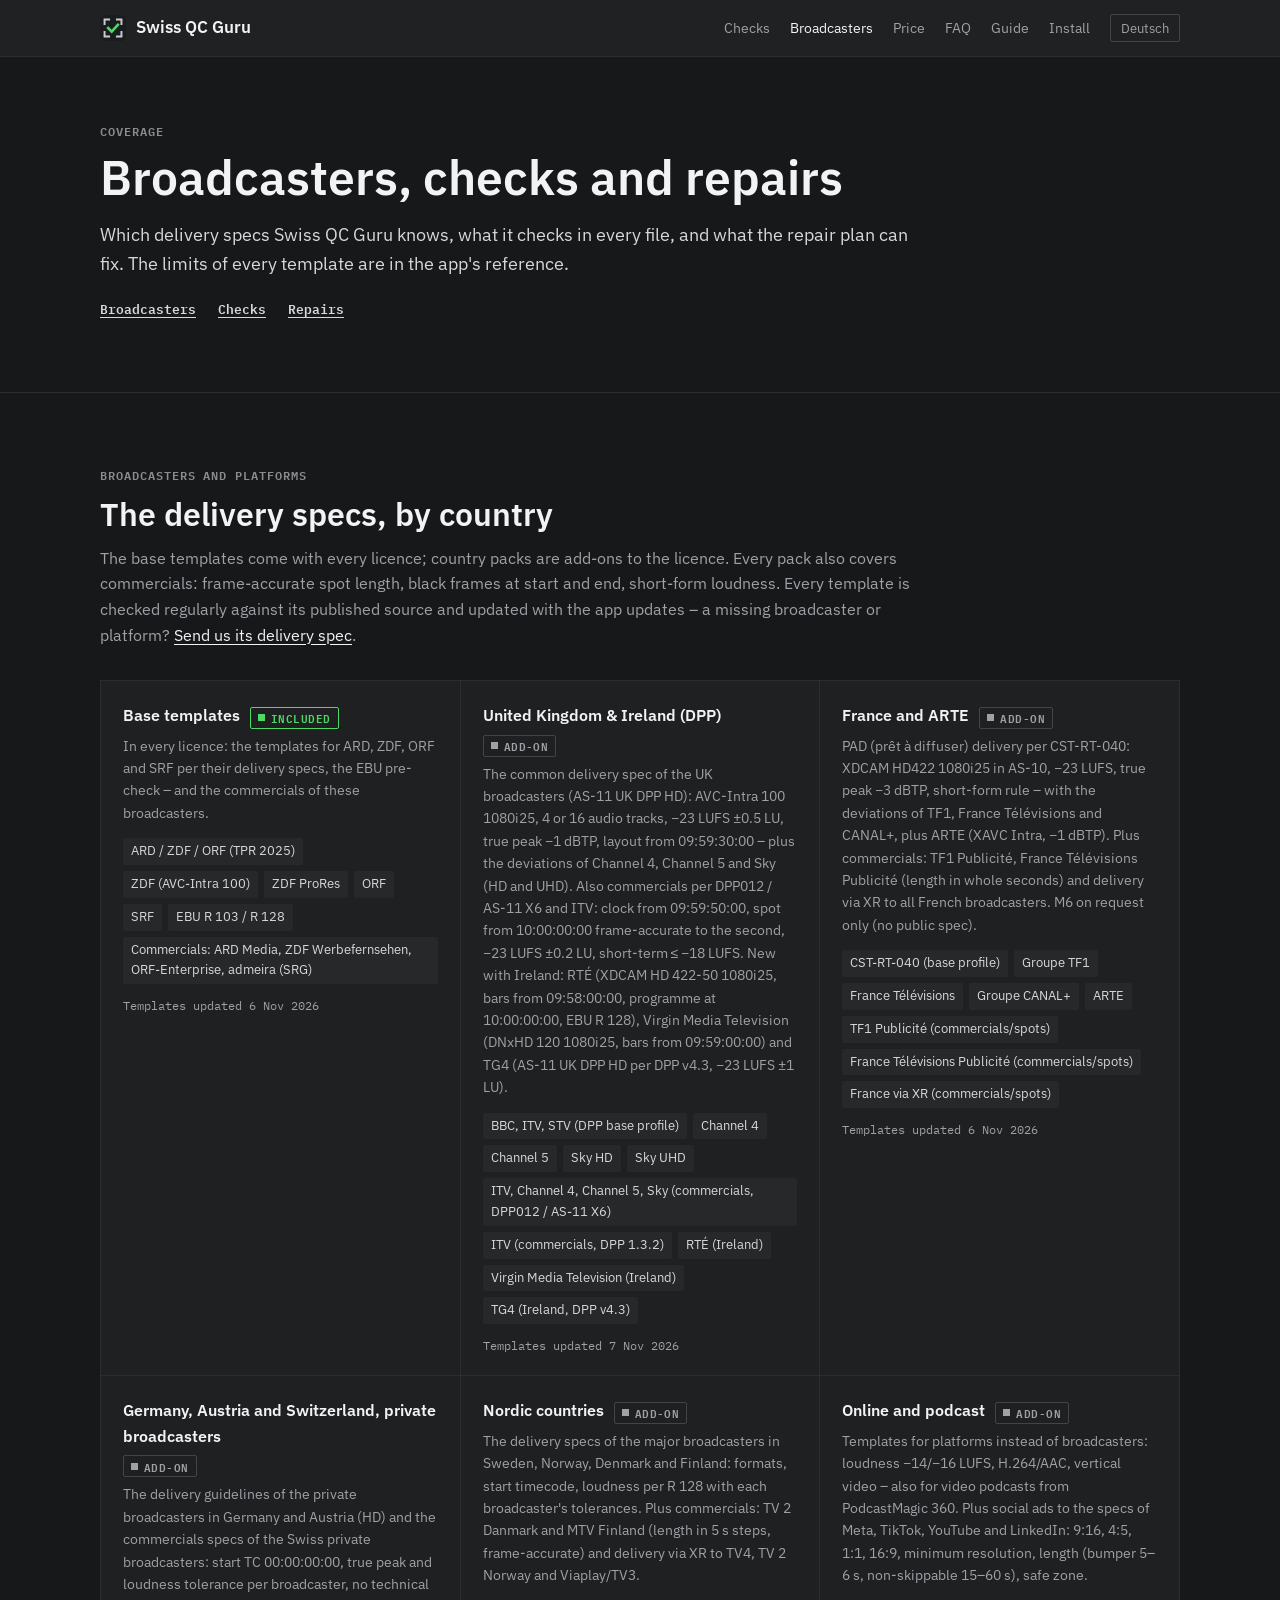
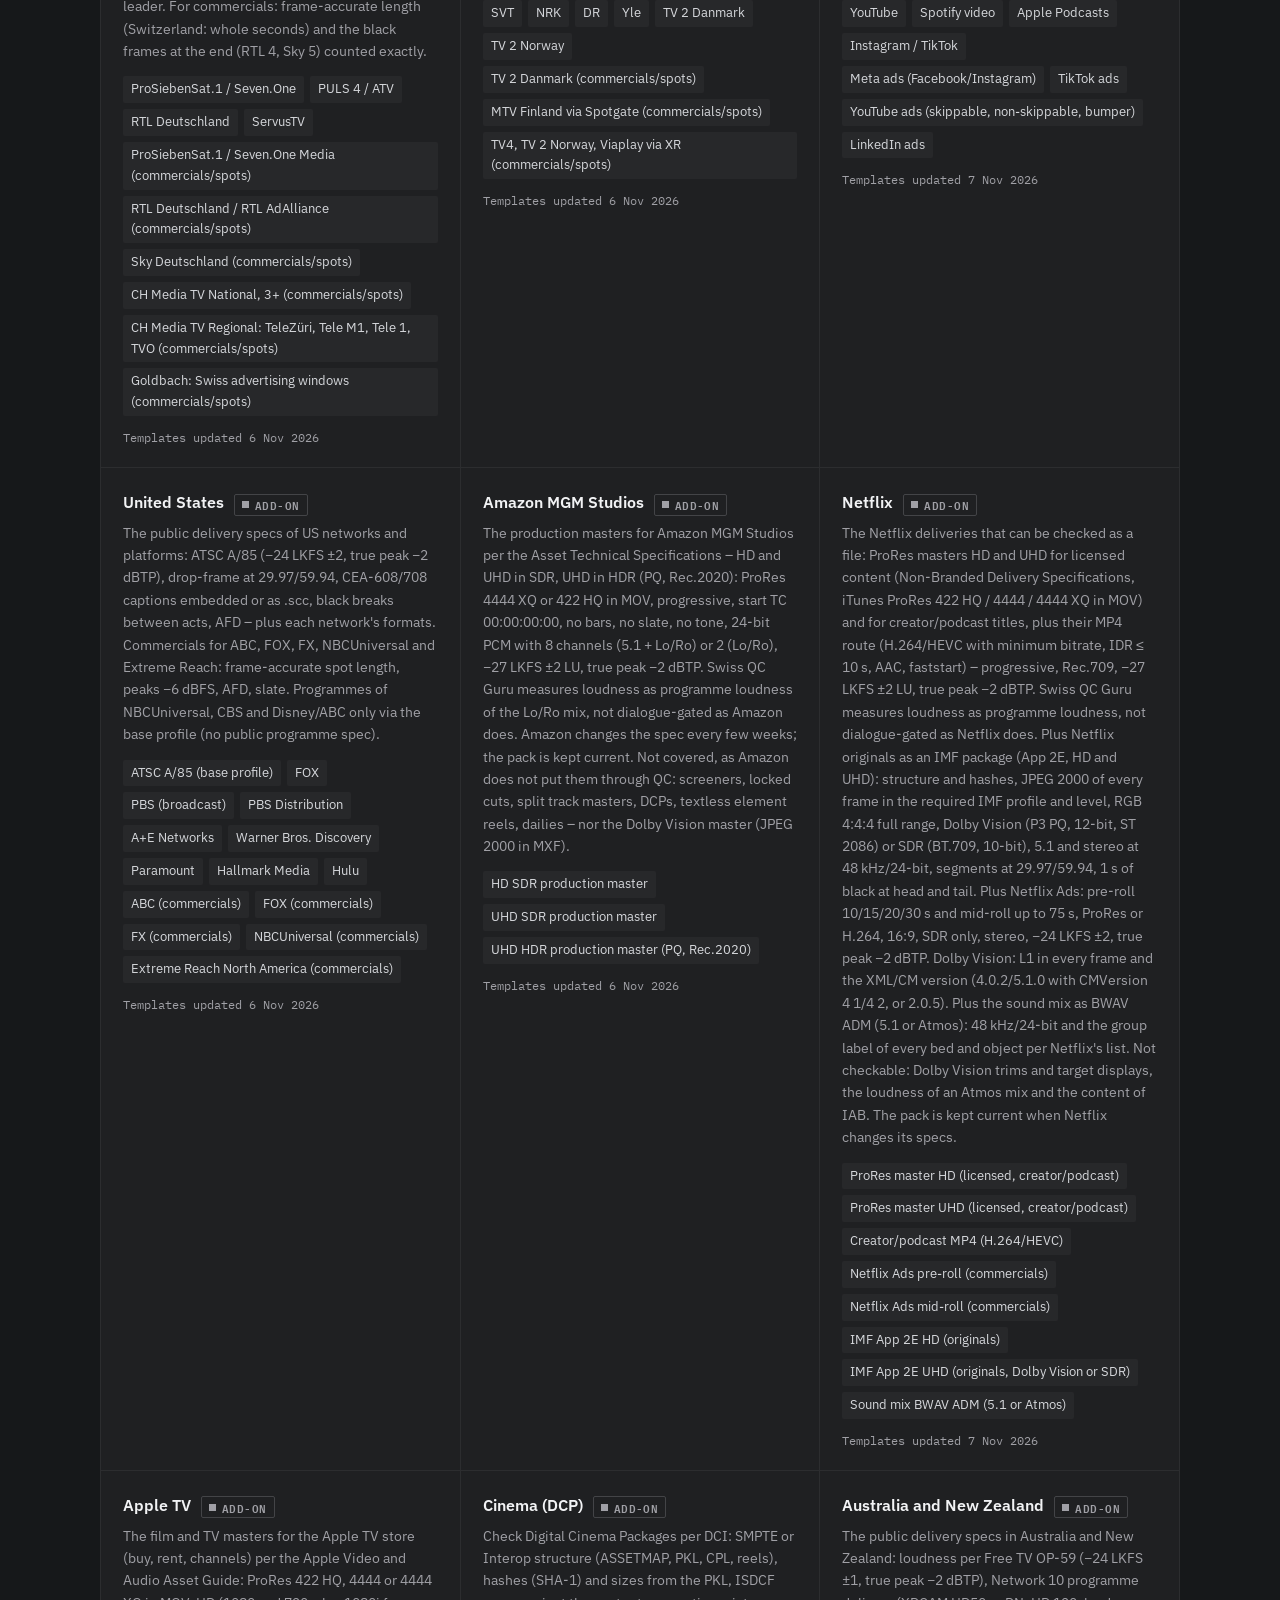
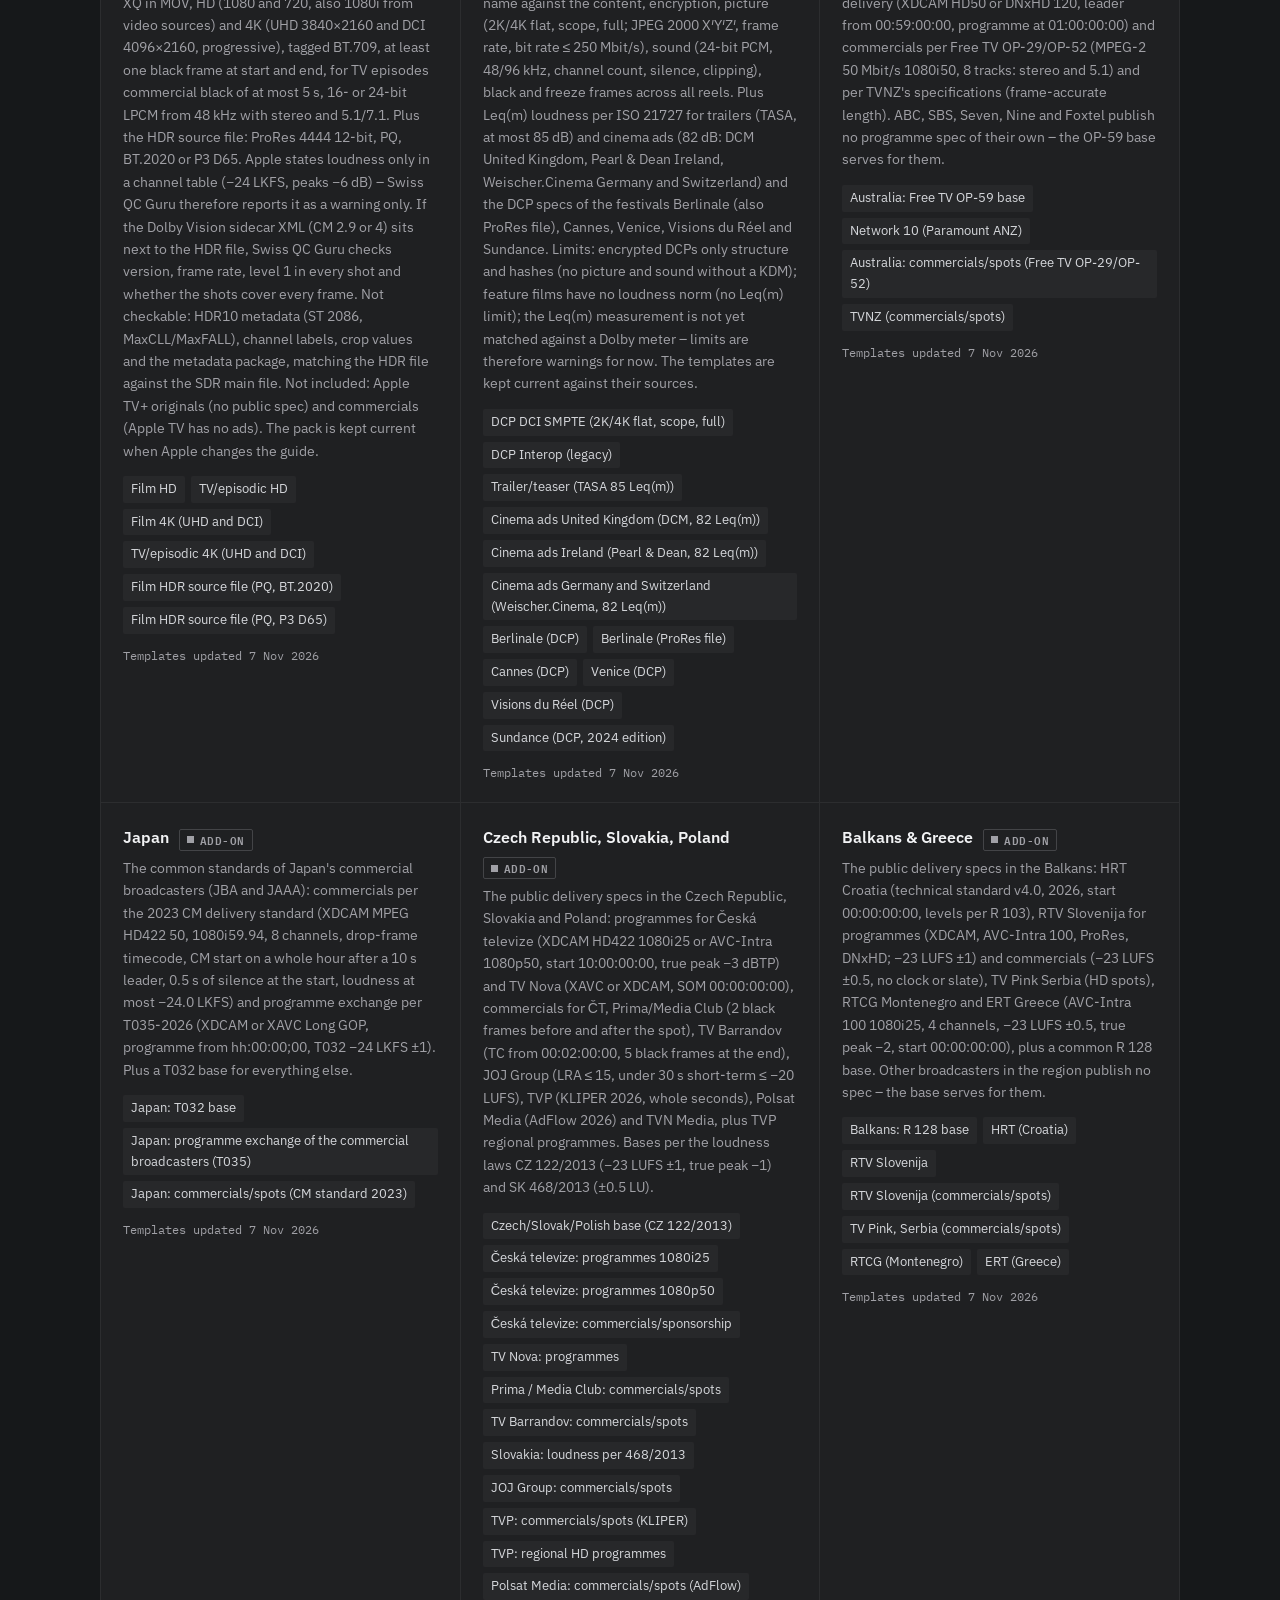
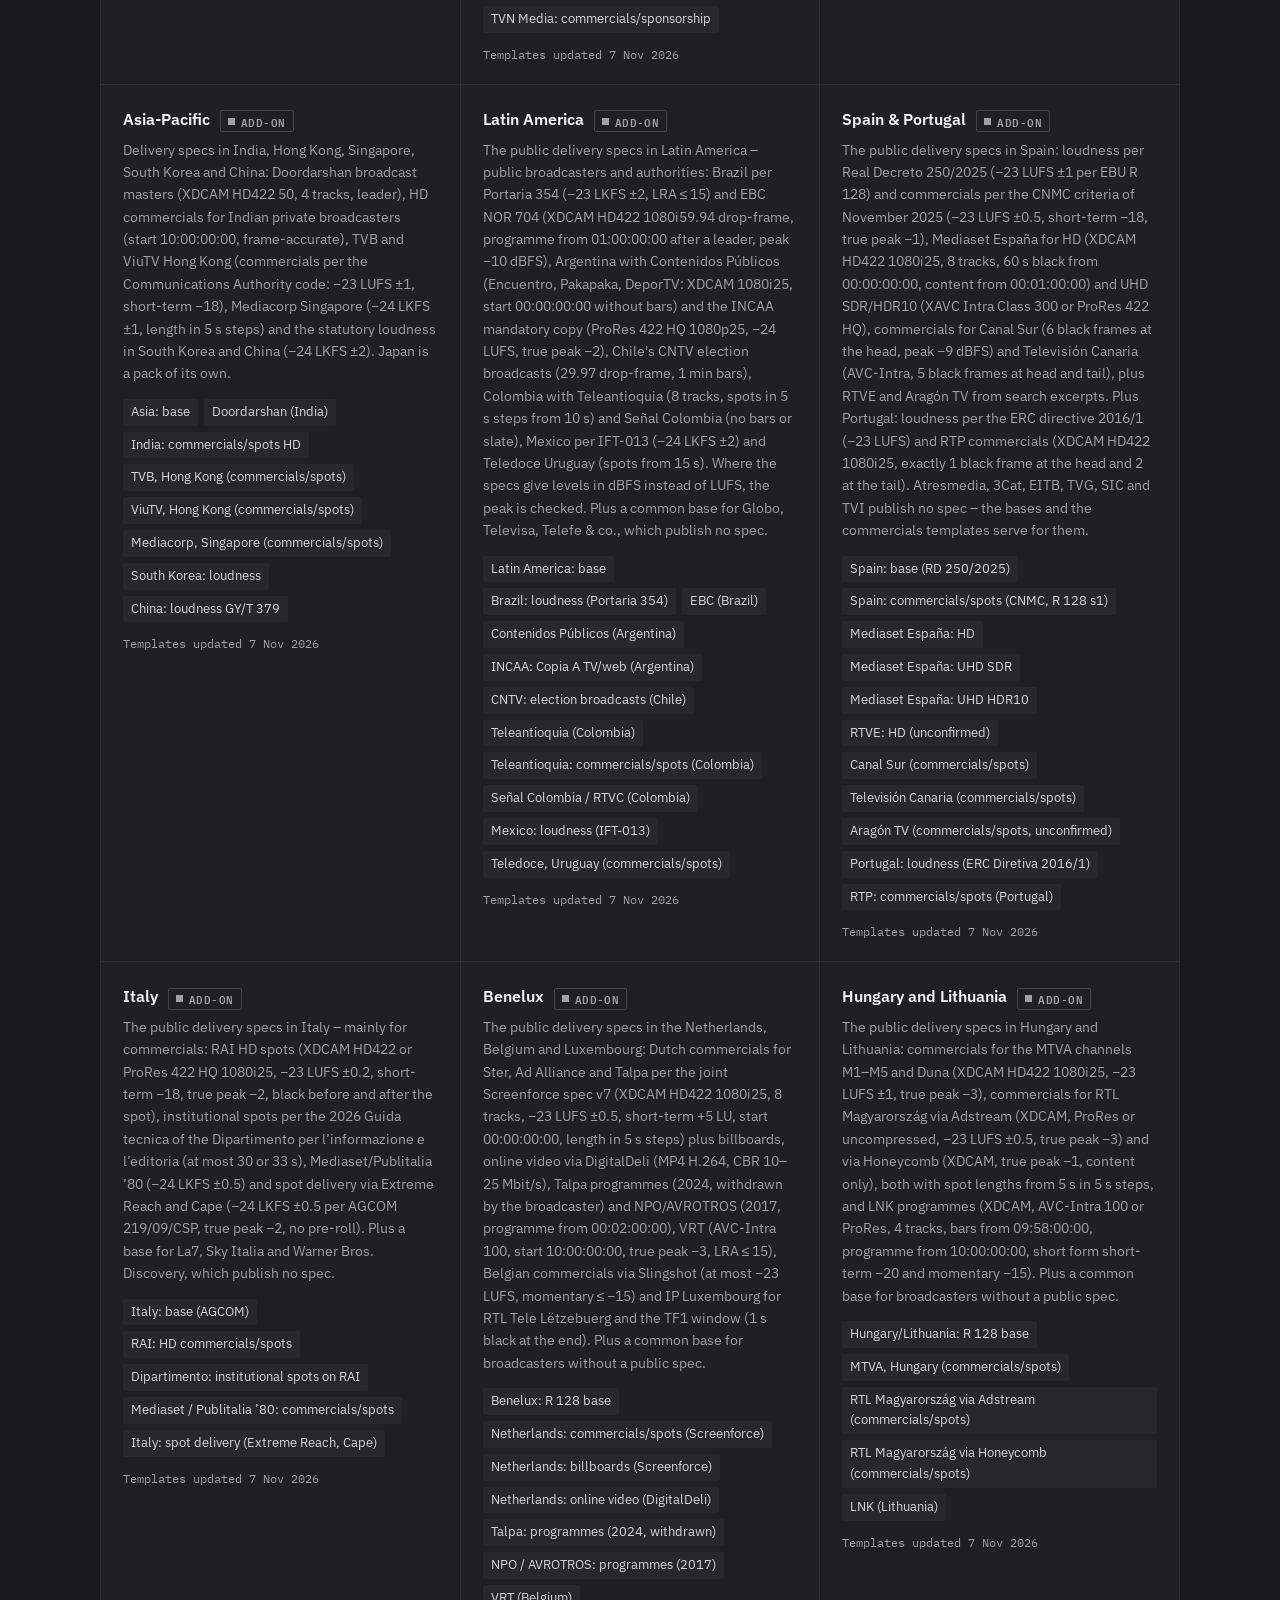
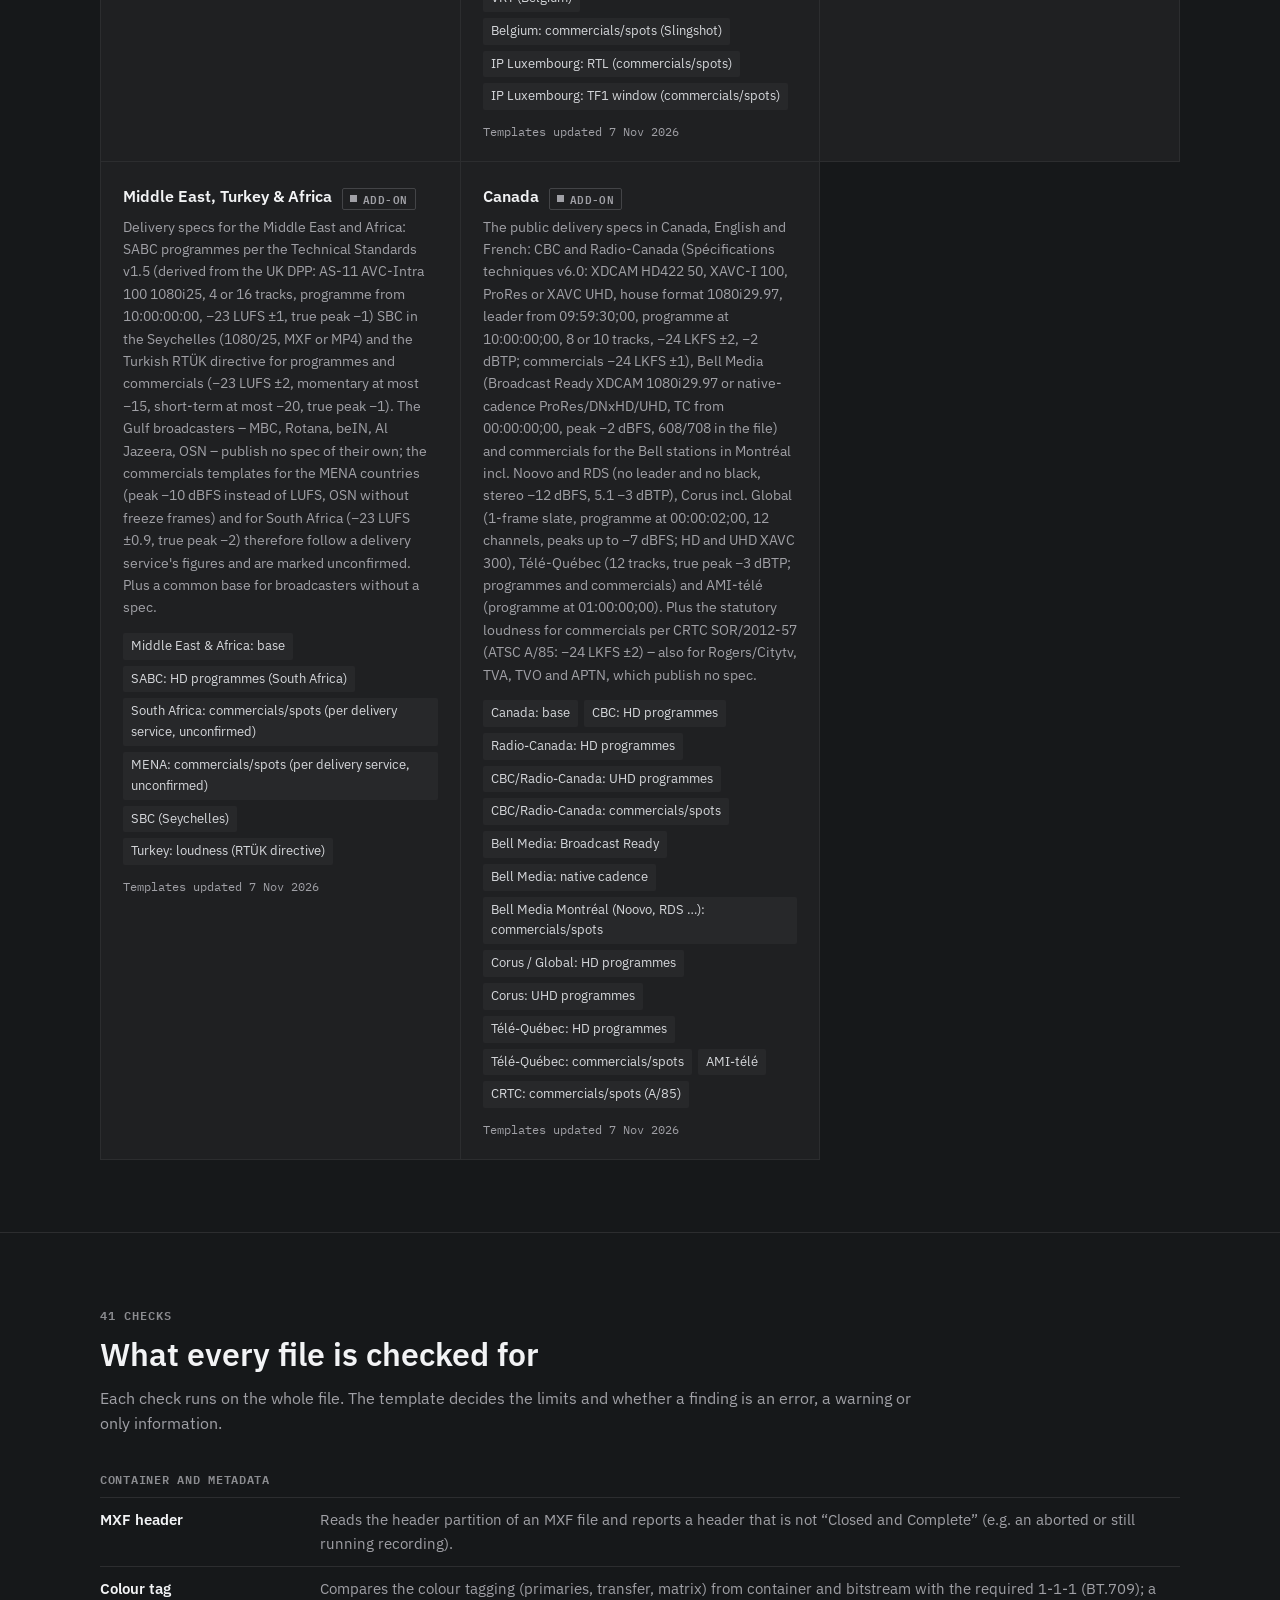
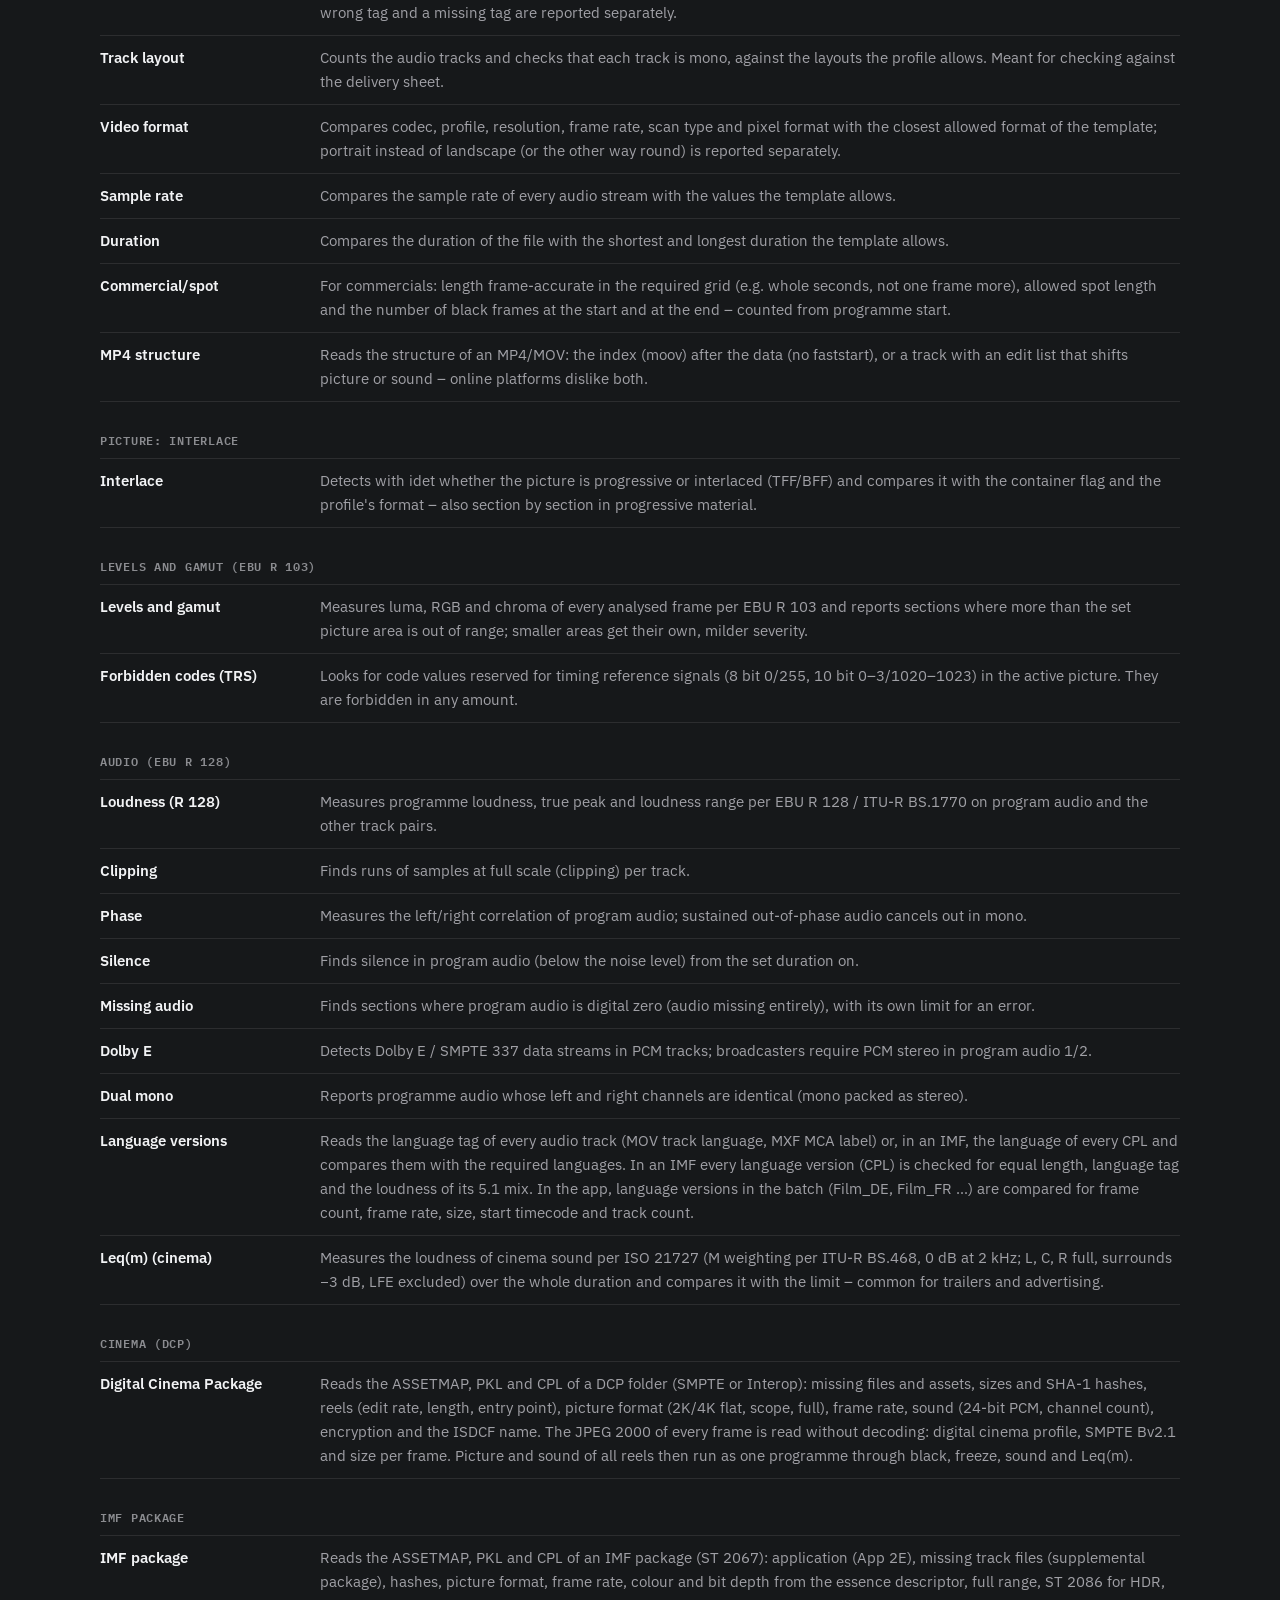
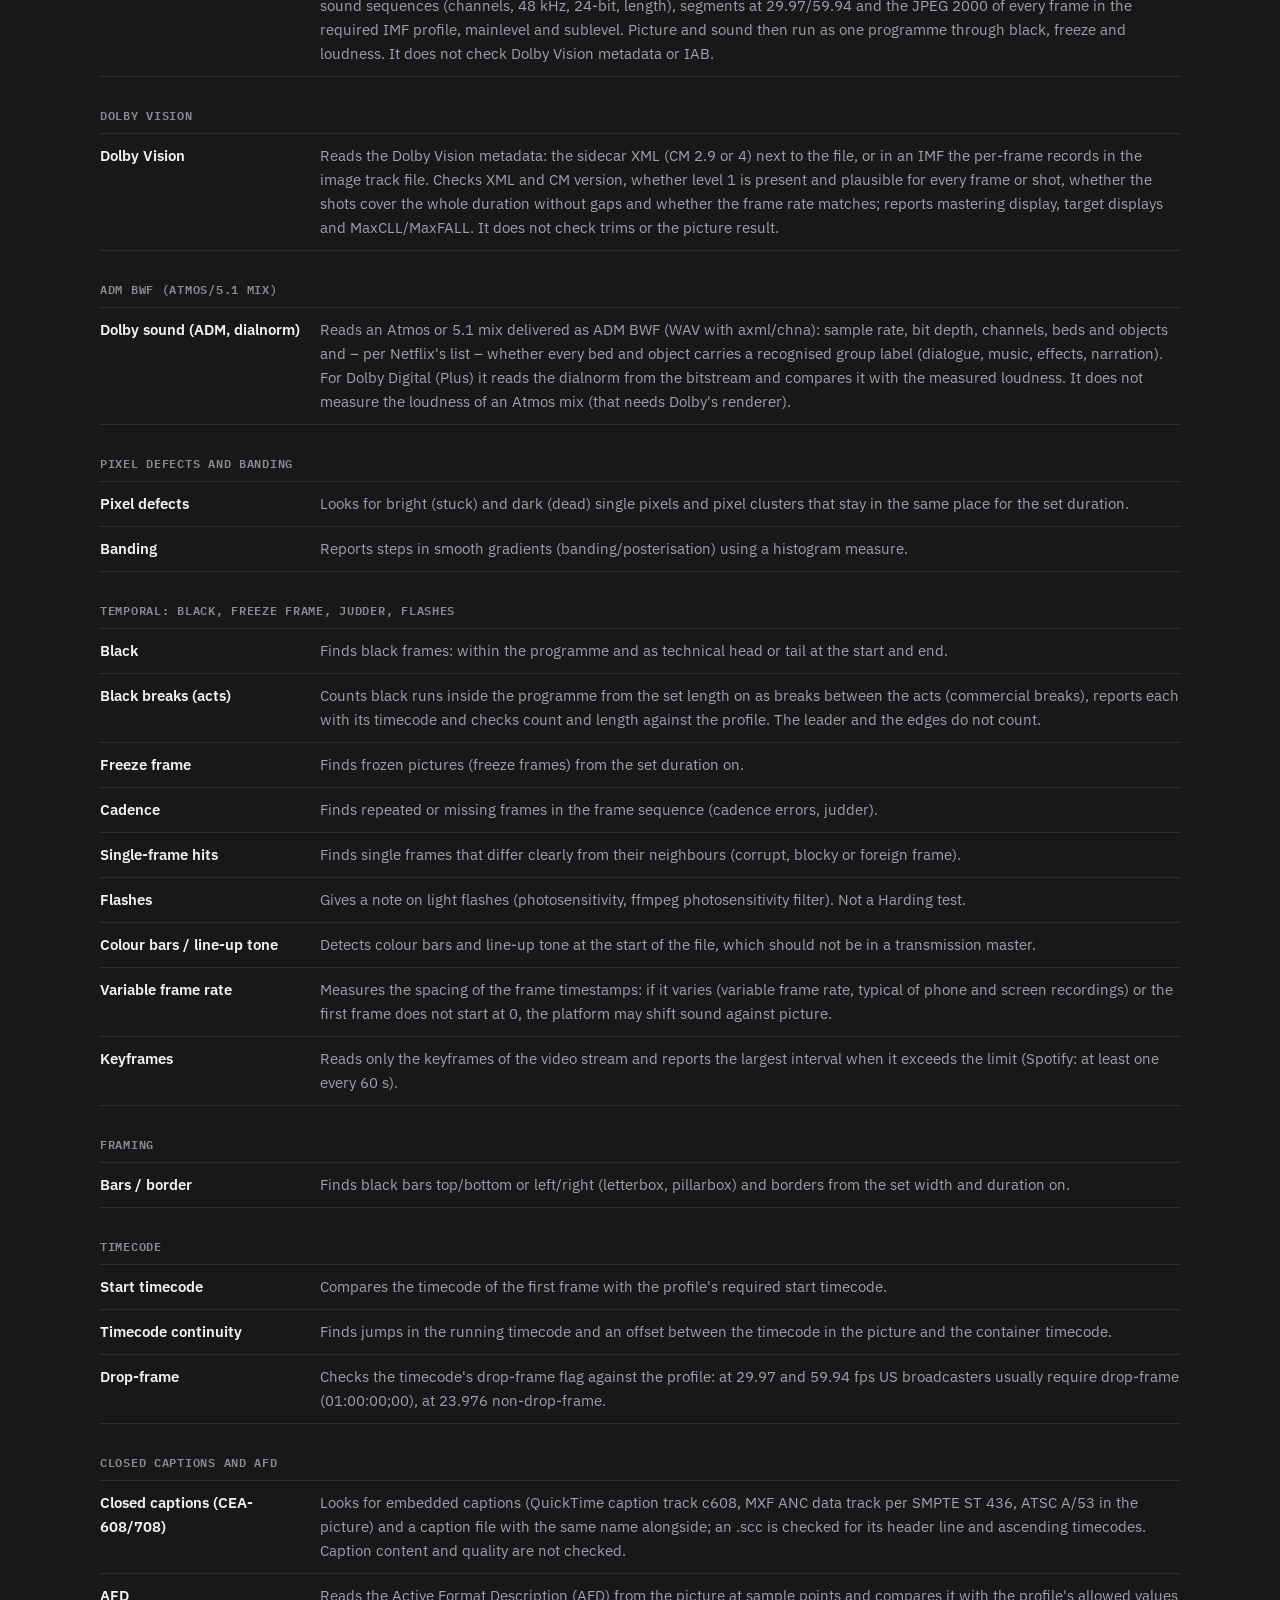
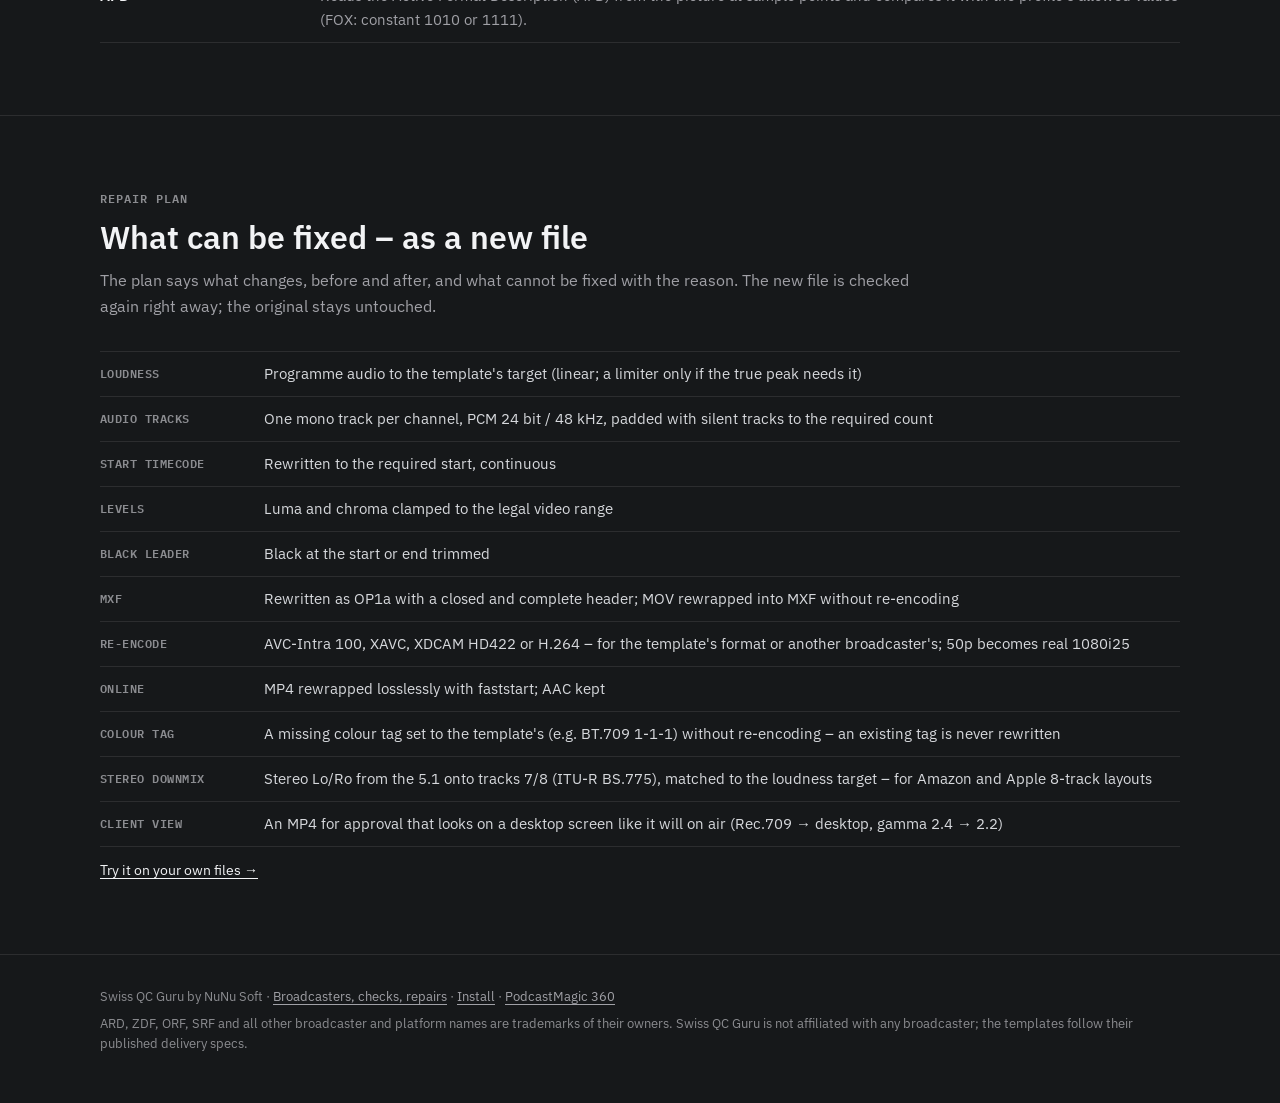
<file: broadcasters.html>
<!doctype html>
<html lang="en" data-lang="en">
<head>
<meta charset="utf-8">
<meta name="viewport" content="width=device-width, initial-scale=1, viewport-fit=cover">
<title>Broadcasters, checks and repairs – Swiss QC Guru</title>
<meta name="description" content="Every broadcaster template in Swiss QC Guru (192 delivery specs across Europe, the Americas, Asia-Pacific, the Middle East and Africa, plus commercials, streaming platforms, cinema and online), all 41 checks and what the repair plan can fix.">
<link rel="canonical" href="https://swissqcguru.com/broadcasters.html">
<link rel="alternate" type="text/markdown" href="broadcasters.md" title="This page as Markdown">
<link rel="alternate" type="text/markdown" href="llms.txt" title="Swiss QC Guru for language models">
<meta property="og:site_name" content="Swiss QC Guru">
<meta property="og:title" content="Broadcasters, checks and repairs – Swiss QC Guru">
<meta property="og:description" content="Every broadcaster template in Swiss QC Guru (192 delivery specs across Europe, the Americas, Asia-Pacific, the Middle East and Africa, plus commercials, streaming platforms, cinema and online), all 41 checks and what the repair plan can fix.">
<meta property="og:image" content="https://swissqcguru.com/img/app-player.jpg">
<link rel="icon" href="data:image/svg+xml,%3Csvg xmlns='http://www.w3.org/2000/svg' viewBox='0 0 40 40'%3E%3Crect width='40' height='40' rx='8' fill='%231b1c1f'/%3E%3Cg fill='none' stroke='%23c9ccd2' stroke-width='3'%3E%3Cpath d='M7 14V7h7M26 7h7v7M33 26v7h-7M14 33H7v-7'/%3E%3C/g%3E%3Cpath d='M12.5 20 18 25.5 27.5 15' fill='none' stroke='%234cd964' stroke-width='4'/%3E%3C/svg%3E">
<link rel="preload" href="fonts/IBMPlexSans-Var-latin.woff2" as="font" type="font/woff2" crossorigin>
<link rel="stylesheet" href="guru.css?v=15">
</head>
<body>

<header class="top">
  <div class="wrap">
    <a class="brand" href="index.html">
      <svg viewBox="0 0 40 40" aria-hidden="true"><rect width="40" height="40" rx="8" fill="#1b1c1f"/><g fill="none" stroke="#c9ccd2" stroke-width="3" stroke-linecap="square"><path d="M7 14V7h7"/><path d="M26 7h7v7"/><path d="M33 26v7h-7"/><path d="M14 33H7v-7"/></g><path d="M12.5 20 18 25.5 27.5 15" fill="none" stroke="#4cd964" stroke-width="4" stroke-linecap="square"/></svg>
      <span class="brand-name">Swiss QC Guru</span>
    </a>
    <nav aria-label="On this page">
      <a class="hide-s" href="index.html#checks"><span lang="en">Checks</span><span lang="de">Prüfungen</span></a>
      <a class="m" href="broadcasters.html" aria-current="page"><span lang="en">Broadcasters</span><span lang="de">Sender</span></a>
      <a href="index.html#price"><span lang="en">Price</span><span lang="de">Preis</span></a>
      <a class="hide-s" href="index.html#faq">FAQ</a>
      <a class="m" href="guide.html"><span lang="en">Guide</span><span lang="de">Anleitung</span></a>
      <a class="m" href="install.html"><span lang="en">Install</span><span lang="de">Installieren</span></a>
      <button class="lang-switch" type="button" data-lang-switch>Deutsch</button>
    </nav>
  </div>
</header>

<main id="top">

<section class="hero page-hero">
  <div class="wrap">
    <p class="eyebrow"><span lang="en">Coverage</span><span lang="de">Abdeckung</span></p>
    <h1><span lang="en">Broadcasters, checks and repairs</span><span lang="de">Sender, Prüfungen und Reparaturen</span></h1>
    <p class="lead"><span lang="en">Which delivery specs Swiss QC Guru knows, what it checks in every file, and what the repair plan can fix. The limits of every template are in the app's reference.</span><span lang="de">Welche Pflichtenhefte Swiss QC Guru kennt, was es in jeder Datei prüft und was der Reparaturplan beheben kann. Die Grenzwerte jeder Vorlage stehen in der Referenz der App.</span></p>
    <nav class="toc" aria-label="On this page"><a href="#broadcasters"><span lang="en">Broadcasters</span><span lang="de">Sender</span></a><a href="#checks-all"><span lang="en">Checks</span><span lang="de">Prüfungen</span></a><a href="#repairs"><span lang="en">Repairs</span><span lang="de">Reparaturen</span></a></nav>
  </div>
</section>

<section id="broadcasters">
  <div class="wrap">
    <p class="eyebrow"><span lang="en">Broadcasters and platforms</span><span lang="de">Sender und Plattformen</span></p>
    <h2><span lang="en">The delivery specs, by country</span><span lang="de">Die Pflichtenhefte, nach Land</span></h2>
    <p class="sub"><span lang="en">The base templates come with every licence; country packs are add-ons to the licence. Every pack also covers commercials: frame-accurate spot length, black frames at start and end, short-form loudness. Every template is checked regularly against its published source and updated with the app updates – a missing broadcaster or platform? <a href="mailto:support@vannuffel.ch?subject=Delivery%20spec">Send us its delivery spec</a>.</span><span lang="de">Die Grundvorlagen gehören zu jeder Lizenz; Länderpakete sind Add-ons zur Lizenz. Jedes Paket deckt auch die Werbung ab: Spotlänge framegenau, Schwarzbilder am Anfang und Ende, Lautheit für kurze Spots. Jede Vorlage wird regelmässig gegen ihre veröffentlichte Quelle geprüft und mit den App-Updates nachgeführt – ein Sender oder eine Plattform fehlt? <a href="mailto:support@vannuffel.ch?subject=Pflichtenheft">Schicken Sie uns das Pflichtenheft</a>.</span></p>
    <div class="packs">
      <article class="pack" id="base">
        <h3><span lang="en">Base templates</span><span lang="de">Grundprogramm</span> <span class="tag in"><span lang="en">Included</span><span lang="de">Inklusive</span></span></h3>
        <p><span lang="en">In every licence: the templates for ARD, ZDF, ORF and SRF per their delivery specs, the EBU pre-check – and the commercials of these broadcasters.</span><span lang="de">In jeder Lizenz: die Vorlagen für ARD, ZDF, ORF und SRF nach ihren Pflichtenheften, die EBU-Vorprüfung – und die Werbung dieser Sender.</span></p>
        <ul class="names"><li>ARD / ZDF / ORF (TPR 2025)</li><li>ZDF (AVC-Intra 100)</li><li>ZDF ProRes</li><li>ORF</li><li>SRF</li><li>EBU R 103 / R 128</li><li><span lang="en">Commercials: ARD Media, ZDF Werbefernsehen, ORF-Enterprise, admeira (SRG)</span><span lang="de">Werbung: ARD Media, ZDF Werbefernsehen, ORF-Enterprise, admeira (SRG)</span></li></ul>
        <p class="updated"><span lang="en">Templates updated 6 Nov 2026</span><span lang="de">Vorlagen Stand 6. Nov. 2026</span></p>
      </article>
      <article class="pack" id="dpp-uk">
        <h3><span lang="en">United Kingdom &amp; Ireland (DPP)</span><span lang="de">Grossbritannien und Irland (DPP)</span> <span class="tag">Add-on</span></h3>
        <p><span lang="en">The common delivery spec of the UK broadcasters (AS-11 UK DPP HD): AVC-Intra 100 1080i25, 4 or 16 audio tracks, −23 LUFS ±0.5 LU, true peak −1 dBTP, layout from 09:59:30:00 – plus the deviations of Channel 4, Channel 5 and Sky (HD and UHD). Also commercials per DPP012 / AS-11 X6 and ITV: clock from 09:59:50:00, spot from 10:00:00:00 frame-accurate to the second, −23 LUFS ±0.2 LU, short-term ≤ −18 LUFS. New with Ireland: RTÉ (XDCAM HD 422-50 1080i25, bars from 09:58:00:00, programme at 10:00:00:00, EBU R 128), Virgin Media Television (DNxHD 120 1080i25, bars from 09:59:00:00) and TG4 (AS-11 UK DPP HD per DPP v4.3, −23 LUFS ±1 LU).</span><span lang="de">Die gemeinsame Abgabe der britischen Sender (AS-11 UK DPP HD): AVC-Intra 100 1080i25, 4 oder 16 Tonspuren, −23 LUFS ±0,5 LU, True Peak −1 dBTP, Layout ab 09:59:30:00 – dazu die Abweichungen von Channel 4, Channel 5 und Sky (HD und UHD). Dazu Werbung/Spots nach DPP012 / AS-11 X6 und ITV: Uhr ab 09:59:50:00, Spot ab 10:00:00:00 framegenau auf die Sekunde, −23 LUFS ±0,2 LU, Short-Term ≤ −18 LUFS. Neu mit Irland: RTÉ (XDCAM HD 422-50 1080i25, Balken ab 09:58:00:00, Programm ab 10:00:00:00, EBU R 128), Virgin Media Television (DNxHD 120 1080i25, Balken ab 09:59:00:00) und TG4 (AS-11 UK DPP HD nach DPP v4.3, −23 LUFS ±1 LU).</span></p>
        <ul class="names"><li><span lang="en">BBC, ITV, STV (DPP base profile)</span><span lang="de">BBC, ITV, STV (DPP-Grundprofil)</span></li><li>Channel 4</li><li>Channel 5</li><li>Sky HD</li><li>Sky UHD</li><li><span lang="en">ITV, Channel 4, Channel 5, Sky (commercials, DPP012 / AS-11 X6)</span><span lang="de">ITV, Channel 4, Channel 5, Sky (Werbung/Spots, DPP012 / AS-11 X6)</span></li><li><span lang="en">ITV (commercials, DPP 1.3.2)</span><span lang="de">ITV (Werbung/Spots, DPP 1.3.2)</span></li><li><span lang="en">RTÉ (Ireland)</span><span lang="de">RTÉ (Irland)</span></li><li><span lang="en">Virgin Media Television (Ireland)</span><span lang="de">Virgin Media Television (Irland)</span></li><li><span lang="en">TG4 (Ireland, DPP v4.3)</span><span lang="de">TG4 (Irland, DPP v4.3)</span></li></ul>
        <p class="updated"><span lang="en">Templates updated 7 Nov 2026</span><span lang="de">Vorlagen Stand 7. Nov. 2026</span></p>
      </article>
      <article class="pack" id="fr">
        <h3><span lang="en">France and ARTE</span><span lang="de">Frankreich und ARTE</span> <span class="tag">Add-on</span></h3>
        <p><span lang="en">PAD (prêt à diffuser) delivery per CST-RT-040: XDCAM HD422 1080i25 in AS-10, −23 LUFS, true peak −3 dBTP, short-form rule – with the deviations of TF1, France Télévisions and CANAL+, plus ARTE (XAVC Intra, −1 dBTP). Plus commercials: TF1 Publicité, France Télévisions Publicité (length in whole seconds) and delivery via XR to all French broadcasters. M6 on request only (no public spec).</span><span lang="de">Die PAD-Abgabe (prêt à diffuser) nach CST-RT-040: XDCAM HD422 1080i25 in AS-10, −23 LUFS, True Peak −3 dBTP, Kurzform-Regel – mit den Abweichungen von TF1, France Télévisions und CANAL+, dazu ARTE (XAVC Intra, −1 dBTP). Dazu Werbung/Spots: TF1 Publicité, France Télévisions Publicité (Länge auf die ganze Sekunde) und die Anlieferung über XR für alle französischen Sender. M6 nur auf Anfrage (keine öffentliche Spezifikation).</span></p>
        <ul class="names"><li><span lang="en">CST-RT-040 (base profile)</span><span lang="de">CST-RT-040 (Grundprofil)</span></li><li>Groupe TF1</li><li>France Télévisions</li><li>Groupe CANAL+</li><li>ARTE</li><li><span lang="en">TF1 Publicité (commercials/spots)</span><span lang="de">TF1 Publicité (Werbung/Spots)</span></li><li><span lang="en">France Télévisions Publicité (commercials/spots)</span><span lang="de">France Télévisions Publicité (Werbung/Spots)</span></li><li><span lang="en">France via XR (commercials/spots)</span><span lang="de">Frankreich über XR (Werbung/Spots)</span></li></ul>
        <p class="updated"><span lang="en">Templates updated 6 Nov 2026</span><span lang="de">Vorlagen Stand 6. Nov. 2026</span></p>
      </article>
      <article class="pack" id="dach-private">
        <h3><span lang="en">Germany, Austria and Switzerland, private broadcasters</span><span lang="de">Deutschland, Österreich und Schweiz privat</span> <span class="tag">Add-on</span></h3>
        <p><span lang="en">The delivery guidelines of the private broadcasters in Germany and Austria (HD) and the commercials specs of the Swiss private broadcasters: start TC 00:00:00:00, true peak and loudness tolerance per broadcaster, no technical leader. For commercials: frame-accurate length (Switzerland: whole seconds) and the black frames at the end (RTL 4, Sky 5) counted exactly.</span><span lang="de">Die Abgabe-Richtlinien der privaten Sender in Deutschland und Österreich (HD) und die Werbe-Spezifikationen der Schweizer Privaten: Start-TC 00:00:00:00, True Peak und Lautheitstoleranz je Sender, kein technischer Vorspann. Für Werbung/Spots: Länge framegenau (Schweiz: ganze Sekunden) und die Schwarzbilder am Ende (RTL 4, Sky 5) bildgenau gezählt.</span></p>
        <ul class="names"><li>ProSiebenSat.1 / Seven.One</li><li>PULS 4 / ATV</li><li>RTL Deutschland</li><li>ServusTV</li><li><span lang="en">ProSiebenSat.1 / Seven.One Media (commercials/spots)</span><span lang="de">ProSiebenSat.1 / Seven.One Media (Werbung/Spots)</span></li><li><span lang="en">RTL Deutschland / RTL AdAlliance (commercials/spots)</span><span lang="de">RTL Deutschland / RTL AdAlliance (Werbung/Spots)</span></li><li><span lang="en">Sky Deutschland (commercials/spots)</span><span lang="de">Sky Deutschland (Werbung/Spots)</span></li><li><span lang="en">CH Media TV National, 3+ (commercials/spots)</span><span lang="de">CH Media TV National, 3+ (Werbung/Spots)</span></li><li><span lang="en">CH Media TV Regional: TeleZüri, Tele M1, Tele 1, TVO (commercials/spots)</span><span lang="de">CH Media TV Regional: TeleZüri, Tele M1, Tele 1, TVO (Werbung/Spots)</span></li><li><span lang="en">Goldbach: Swiss advertising windows (commercials/spots)</span><span lang="de">Goldbach: Schweizer Werbefenster (Werbung/Spots)</span></li></ul>
        <p class="updated"><span lang="en">Templates updated 6 Nov 2026</span><span lang="de">Vorlagen Stand 6. Nov. 2026</span></p>
      </article>
      <article class="pack" id="nordic">
        <h3><span lang="en">Nordic countries</span><span lang="de">Nordische Länder</span> <span class="tag">Add-on</span></h3>
        <p><span lang="en">The delivery specs of the major broadcasters in Sweden, Norway, Denmark and Finland: formats, start timecode, loudness per R 128 with each broadcaster's tolerances. Plus commercials: TV 2 Danmark and MTV Finland (length in 5 s steps, frame-accurate) and delivery via XR to TV4, TV 2 Norway and Viaplay/TV3.</span><span lang="de">Die Abgabe-Spezifikationen der grossen Sender in Schweden, Norwegen, Dänemark und Finnland: Formate, Start-Timecode, Lautheit nach R 128 mit den Toleranzen je Sender. Dazu Werbung/Spots: TV 2 Danmark und MTV Finnland (Länge im 5-s-Raster, framegenau) und die Anlieferung über XR für TV4, TV 2 Norge und Viaplay/TV3.</span></p>
        <ul class="names"><li>SVT</li><li>NRK</li><li>DR</li><li>Yle</li><li>TV 2 Danmark</li><li><span lang="en">TV 2 Norway</span><span lang="de">TV 2 Norge</span></li><li><span lang="en">TV 2 Danmark (commercials/spots)</span><span lang="de">TV 2 Danmark (Werbung/Spots)</span></li><li><span lang="en">MTV Finland via Spotgate (commercials/spots)</span><span lang="de">MTV Finnland über Spotgate (Werbung/Spots)</span></li><li><span lang="en">TV4, TV 2 Norway, Viaplay via XR (commercials/spots)</span><span lang="de">TV4, TV 2 Norge, Viaplay über XR (Werbung/Spots)</span></li></ul>
        <p class="updated"><span lang="en">Templates updated 6 Nov 2026</span><span lang="de">Vorlagen Stand 6. Nov. 2026</span></p>
      </article>
      <article class="pack" id="online">
        <h3><span lang="en">Online and podcast</span><span lang="de">Online und Podcast</span> <span class="tag">Add-on</span></h3>
        <p><span lang="en">Templates for platforms instead of broadcasters: loudness −14/−16 LUFS, H.264/AAC, vertical video – also for video podcasts from PodcastMagic 360. Plus social ads to the specs of Meta, TikTok, YouTube and LinkedIn: 9:16, 4:5, 1:1, 16:9, minimum resolution, length (bumper 5–6 s, non-skippable 15–60 s), safe zone.</span><span lang="de">Vorlagen für Plattformen statt Sender: Lautheit −14/−16 LUFS, H.264/AAC, Hochformat – auch für Videopodcasts aus PodcastMagic 360. Dazu Social-Werbung nach den Vorgaben von Meta, TikTok, YouTube und LinkedIn: Formate 9:16, 4:5, 1:1, 16:9, Mindestauflösung, Länge (Bumper 5–6 s, nicht überspringbar 15–60 s), sichere Zone.</span></p>
        <ul class="names"><li>YouTube</li><li><span lang="en">Spotify video</span><span lang="de">Spotify Video</span></li><li>Apple Podcasts</li><li>Instagram / TikTok</li><li><span lang="en">Meta ads (Facebook/Instagram)</span><span lang="de">Werbung Meta (Facebook/Instagram)</span></li><li><span lang="en">TikTok ads</span><span lang="de">Werbung TikTok</span></li><li><span lang="en">YouTube ads (skippable, non-skippable, bumper)</span><span lang="de">Werbung YouTube (überspringbar, nicht überspringbar, Bumper)</span></li><li><span lang="en">LinkedIn ads</span><span lang="de">Werbung LinkedIn</span></li></ul>
        <p class="updated"><span lang="en">Templates updated 7 Nov 2026</span><span lang="de">Vorlagen Stand 7. Nov. 2026</span></p>
      </article>
      <article class="pack" id="us">
        <h3><span lang="en">United States</span><span lang="de">USA</span> <span class="tag">Add-on</span></h3>
        <p><span lang="en">The public delivery specs of US networks and platforms: ATSC A/85 (−24 LKFS ±2, true peak −2 dBTP), drop-frame at 29.97/59.94, CEA-608/708 captions embedded or as .scc, black breaks between acts, AFD – plus each network's formats. Commercials for ABC, FOX, FX, NBCUniversal and Extreme Reach: frame-accurate spot length, peaks −6 dBFS, AFD, slate. Programmes of NBCUniversal, CBS and Disney/ABC only via the base profile (no public programme spec).</span><span lang="de">Die öffentlichen Abgabe-Spezifikationen der US-Sender und -Plattformen: ATSC A/85 (−24 LKFS ±2, True Peak −2 dBTP), Drop-Frame bei 29,97/59,94, Untertitel CEA-608/708 eingebettet oder als .scc, Schwarzpausen zwischen den Akten, AFD – dazu die Formate je Sender. Werbung/Spots für ABC, FOX, FX, NBCUniversal und Extreme Reach: Spotlänge framegenau, Spitzen −6 dBFS, AFD, Slate. Programme von NBCUniversal, CBS und Disney/ABC nur über die Grundlage (keine öffentliche Programm-Spezifikation).</span></p>
        <ul class="names"><li><span lang="en">ATSC A/85 (base profile)</span><span lang="de">ATSC A/85 (Grundprofil)</span></li><li>FOX</li><li><span lang="en">PBS (broadcast)</span><span lang="de">PBS (Ausstrahlung)</span></li><li>PBS Distribution</li><li>A+E Networks</li><li>Warner Bros. Discovery</li><li>Paramount</li><li>Hallmark Media</li><li>Hulu</li><li><span lang="en">ABC (commercials)</span><span lang="de">ABC (Werbung/Spots)</span></li><li><span lang="en">FOX (commercials)</span><span lang="de">FOX (Werbung/Spots)</span></li><li><span lang="en">FX (commercials)</span><span lang="de">FX (Werbung/Spots)</span></li><li><span lang="en">NBCUniversal (commercials)</span><span lang="de">NBCUniversal (Werbung/Spots)</span></li><li><span lang="en">Extreme Reach North America (commercials)</span><span lang="de">Extreme Reach Nordamerika (Werbung/Spots)</span></li></ul>
        <p class="updated"><span lang="en">Templates updated 6 Nov 2026</span><span lang="de">Vorlagen Stand 6. Nov. 2026</span></p>
      </article>
      <article class="pack" id="amazon">
        <h3>Amazon MGM Studios <span class="tag">Add-on</span></h3>
        <p><span lang="en">The production masters for Amazon MGM Studios per the Asset Technical Specifications – HD and UHD in SDR, UHD in HDR (PQ, Rec.2020): ProRes 4444 XQ or 422 HQ in MOV, progressive, start TC 00:00:00:00, no bars, no slate, no tone, 24-bit PCM with 8 channels (5.1 + Lo/Ro) or 2 (Lo/Ro), −27 LKFS ±2 LU, true peak −2 dBTP. Swiss QC Guru measures loudness as programme loudness of the Lo/Ro mix, not dialogue-gated as Amazon does. Amazon changes the spec every few weeks; the pack is kept current. Not covered, as Amazon does not put them through QC: screeners, locked cuts, split track masters, DCPs, textless element reels, dailies – nor the Dolby Vision master (JPEG 2000 in MXF).</span><span lang="de">Die Production Masters für Amazon MGM Studios nach den Asset Technical Specifications – HD und UHD in SDR, UHD in HDR (PQ, Rec.2020): ProRes 4444 XQ oder 422 HQ in MOV, progressiv, Start-TC 00:00:00:00, keine Balken, kein Slate, kein Messton, PCM 24 bit mit 8 Kanälen (5.1 + Lo/Ro) oder 2 (Lo/Ro), −27 LKFS ±2 LU, True Peak −2 dBTP. Die Lautheit misst Swiss QC Guru als Programmlautheit am Lo/Ro-Mix, nicht dialoggesteuert wie Amazon. Amazon ändert die Spezifikation alle paar Wochen; das Paket wird laufend nachgeführt. Nicht enthalten, weil Amazon sie nicht durch die QC schickt: Screener, Locked Cuts, Split Track Masters, DCP, Textless Element Reels, Dailies – dazu der Dolby-Vision-Master (JPEG 2000 in MXF).</span></p>
        <ul class="names"><li><span lang="en">HD SDR production master</span><span lang="de">HD SDR Production Master</span></li><li><span lang="en">UHD SDR production master</span><span lang="de">UHD SDR Production Master</span></li><li><span lang="en">UHD HDR production master (PQ, Rec.2020)</span><span lang="de">UHD HDR Production Master (PQ, Rec.2020)</span></li></ul>
        <p class="updated"><span lang="en">Templates updated 6 Nov 2026</span><span lang="de">Vorlagen Stand 6. Nov. 2026</span></p>
      </article>
      <article class="pack" id="netflix">
        <h3>Netflix <span class="tag">Add-on</span></h3>
        <p><span lang="en">The Netflix deliveries that can be checked as a file: ProRes masters HD and UHD for licensed content (Non-Branded Delivery Specifications, iTunes ProRes 422 HQ / 4444 / 4444 XQ in MOV) and for creator/podcast titles, plus their MP4 route (H.264/HEVC with minimum bitrate, IDR ≤ 10 s, AAC, faststart) – progressive, Rec.709, −27 LKFS ±2 LU, true peak −2 dBTP. Swiss QC Guru measures loudness as programme loudness, not dialogue-gated as Netflix does. Plus Netflix originals as an IMF package (App 2E, HD and UHD): structure and hashes, JPEG 2000 of every frame in the required IMF profile and level, RGB 4:4:4 full range, Dolby Vision (P3 PQ, 12-bit, ST 2086) or SDR (BT.709, 10-bit), 5.1 and stereo at 48 kHz/24-bit, segments at 29.97/59.94, 1 s of black at head and tail. Plus Netflix Ads: pre-roll 10/15/20/30 s and mid-roll up to 75 s, ProRes or H.264, 16:9, SDR only, stereo, −24 LKFS ±2, true peak −2 dBTP. Dolby Vision: L1 in every frame and the XML/CM version (4.0.2/5.1.0 with CMVersion 4 1/4 2, or 2.0.5). Plus the sound mix as BWAV ADM (5.1 or Atmos): 48 kHz/24-bit and the group label of every bed and object per Netflix's list. Not checkable: Dolby Vision trims and target displays, the loudness of an Atmos mix and the content of IAB. The pack is kept current when Netflix changes its specs.</span><span lang="de">Die Netflix-Abgaben, die sich als Datei prüfen lassen: ProRes-Master HD und UHD für Lizenzware (Non-Branded Delivery Specifications, iTunes-ProRes 422 HQ / 4444 / 4444 XQ in MOV) und für Creator-/Podcast-Titel, dazu deren MP4-Weg (H.264/HEVC mit Mindestbitrate, IDR ≤ 10 s, AAC, Faststart) – progressiv, Rec.709, −27 LKFS ±2 LU, True Peak −2 dBTP. Die Lautheit misst Swiss QC Guru als Programmlautheit, nicht dialoggesteuert wie Netflix. Dazu Netflix-Eigenproduktionen als IMF-Paket (App 2E, HD und UHD): Aufbau und Prüfsummen, JPEG 2000 jedes Bildes im verlangten IMF-Profil und Level, RGB 4:4:4 im vollen Bereich, Dolby Vision (P3 PQ, 12 bit, ST 2086) oder SDR (BT.709, 10 bit), 5.1 und Stereo mit 48 kHz/24 bit, Segmente bei 29.97/59.94, 1 s Schwarz an Anfang und Ende. Dazu Netflix Ads: Pre-Roll 10/15/20/30 s und Mid-Roll bis 75 s, ProRes oder H.264, 16:9, nur SDR, Stereo, −24 LKFS ±2, True Peak −2 dBTP. Dolby Vision: L1 in jedem Bild und die XML-/CM-Version (4.0.2/5.1.0 mit CMVersion 4 1/4 2 oder 2.0.5). Dazu die Tonmischung als BWAV ADM (5.1 oder Atmos): 48 kHz/24 bit und die Gruppenbezeichnungen jedes Betts und Objekts nach Netflix' Liste. Nicht prüfbar: Trims und Zielanzeigen von Dolby Vision, die Lautheit eines Atmos-Mixes und der Inhalt von IAB. Das Paket wird laufend nachgeführt, wenn Netflix die Spezifikationen ändert.</span></p>
        <ul class="names"><li><span lang="en">ProRes master HD (licensed, creator/podcast)</span><span lang="de">ProRes-Master HD (Lizenzware, Creator/Podcast)</span></li><li><span lang="en">ProRes master UHD (licensed, creator/podcast)</span><span lang="de">ProRes-Master UHD (Lizenzware, Creator/Podcast)</span></li><li><span lang="en">Creator/podcast MP4 (H.264/HEVC)</span><span lang="de">Creator/Podcast MP4 (H.264/HEVC)</span></li><li><span lang="en">Netflix Ads pre-roll (commercials)</span><span lang="de">Netflix Ads Pre-Roll (Werbung/Spots)</span></li><li><span lang="en">Netflix Ads mid-roll (commercials)</span><span lang="de">Netflix Ads Mid-Roll (Werbung/Spots)</span></li><li><span lang="en">IMF App 2E HD (originals)</span><span lang="de">IMF App 2E HD (Eigenproduktionen)</span></li><li><span lang="en">IMF App 2E UHD (originals, Dolby Vision or SDR)</span><span lang="de">IMF App 2E UHD (Eigenproduktionen, Dolby Vision oder SDR)</span></li><li><span lang="en">Sound mix BWAV ADM (5.1 or Atmos)</span><span lang="de">Tonmischung BWAV ADM (5.1 oder Atmos)</span></li></ul>
        <p class="updated"><span lang="en">Templates updated 7 Nov 2026</span><span lang="de">Vorlagen Stand 7. Nov. 2026</span></p>
      </article>
      <article class="pack" id="apple">
        <h3>Apple TV <span class="tag">Add-on</span></h3>
        <p><span lang="en">The film and TV masters for the Apple TV store (buy, rent, channels) per the Apple Video and Audio Asset Guide: ProRes 422 HQ, 4444 or 4444 XQ in MOV, HD (1080 and 720, also 1080i from video sources) and 4K (UHD 3840×2160 and DCI 4096×2160, progressive), tagged BT.709, at least one black frame at start and end, for TV episodes commercial black of at most 5 s, 16- or 24-bit LPCM from 48 kHz with stereo and 5.1/7.1. Plus the HDR source file: ProRes 4444 12-bit, PQ, BT.2020 or P3 D65. Apple states loudness only in a channel table (−24 LKFS, peaks −6 dB) – Swiss QC Guru therefore reports it as a warning only. If the Dolby Vision sidecar XML (CM 2.9 or 4) sits next to the HDR file, Swiss QC Guru checks version, frame rate, level 1 in every shot and whether the shots cover every frame. Not checkable: HDR10 metadata (ST 2086, MaxCLL/MaxFALL), channel labels, crop values and the metadata package, matching the HDR file against the SDR main file. Not included: Apple TV+ originals (no public spec) and commercials (Apple TV has no ads). The pack is kept current when Apple changes the guide.</span><span lang="de">Die Film- und Serien-Master für den Apple-TV-Store (Kauf, Leihe, Channels) nach dem Apple Video and Audio Asset Guide: ProRes 422 HQ, 4444 oder 4444 XQ in MOV, HD (1080 und 720, auch 1080i aus Videoquellen) und 4K (UHD 3840×2160 und DCI 4096×2160, progressiv), BT.709 getaggt, mindestens ein Schwarzbild an Anfang und Ende, bei Serien Werbeschwarz höchstens 5 s, LPCM 16 oder 24 bit ab 48 kHz mit Stereo und 5.1/7.1. Dazu die HDR-Zusatzdatei: ProRes 4444 12 bit, PQ, BT.2020 oder P3 D65. Die Lautheit nennt Apple nur in einer Kanaltabelle (−24 LKFS, Spitzen −6 dB) – Swiss QC Guru meldet sie darum nur als Warnung. Liegt das Dolby-Vision-Begleit-XML (CM 2.9 oder 4) neben der HDR-Datei, prüft Swiss QC Guru Version, Bildrate, Level 1 in jedem Shot und ob die Shots alle Bilder abdecken. Nicht prüfbar: HDR10-Metadaten (ST 2086, MaxCLL/MaxFALL), Kanal-Labels, Crop-Werte und das Metadaten-Paket, der Abgleich der HDR-Datei mit der SDR-Hauptdatei. Nicht enthalten: Apple-TV+-Originals (keine öffentliche Spezifikation) und Werbung (Apple TV hat keine). Das Paket wird laufend nachgeführt, wenn Apple den Guide ändert.</span></p>
        <ul class="names"><li>Film HD</li><li><span lang="en">TV/episodic HD</span><span lang="de">Serie/Episode HD</span></li><li><span lang="en">Film 4K (UHD and DCI)</span><span lang="de">Film 4K (UHD und DCI)</span></li><li><span lang="en">TV/episodic 4K (UHD and DCI)</span><span lang="de">Serie/Episode 4K (UHD und DCI)</span></li><li><span lang="en">Film HDR source file (PQ, BT.2020)</span><span lang="de">Film HDR-Zusatzdatei (PQ, BT.2020)</span></li><li><span lang="en">Film HDR source file (PQ, P3 D65)</span><span lang="de">Film HDR-Zusatzdatei (PQ, P3 D65)</span></li></ul>
        <p class="updated"><span lang="en">Templates updated 7 Nov 2026</span><span lang="de">Vorlagen Stand 7. Nov. 2026</span></p>
      </article>
      <article class="pack" id="cinema">
        <h3><span lang="en">Cinema (DCP)</span><span lang="de">Kino (DCP)</span> <span class="tag">Add-on</span></h3>
        <p><span lang="en">Check Digital Cinema Packages per DCI: SMPTE or Interop structure (ASSETMAP, PKL, CPL, reels), hashes (SHA-1) and sizes from the PKL, ISDCF name against the content, encryption, picture (2K/4K flat, scope, full; JPEG 2000 X′Y′Z′, frame rate, bit rate ≤ 250 Mbit/s), sound (24-bit PCM, 48/96 kHz, channel count, silence, clipping), black and freeze frames across all reels. Plus Leq(m) loudness per ISO 21727 for trailers (TASA, at most 85 dB) and cinema ads (82 dB: DCM United Kingdom, Pearl &amp; Dean Ireland, Weischer.Cinema Germany and Switzerland) and the DCP specs of the festivals Berlinale (also ProRes file), Cannes, Venice, Visions du Réel and Sundance. Limits: encrypted DCPs only structure and hashes (no picture and sound without a KDM); feature films have no loudness norm (no Leq(m) limit); the Leq(m) measurement is not yet matched against a Dolby meter – limits are therefore warnings for now. The templates are kept current against their sources.</span><span lang="de">Digital Cinema Packages nach DCI prüfen: Aufbau SMPTE oder Interop (ASSETMAP, PKL, CPL, Reels), Prüfsummen (SHA-1) und Grössen aus der PKL, ISDCF-Name gegen den Inhalt, Verschlüsselung, Bild (2K/4K Flat, Scope, Full; JPEG 2000 X′Y′Z′, Bildrate, Bitrate ≤ 250 Mbit/s), Ton (PCM 24 bit, 48/96 kHz, Kanalzahl, Stille, Übersteuerung), Schwarz und Standbild über alle Reels. Dazu die Lautheit Leq(m) nach ISO 21727 für Trailer (TASA, höchstens 85 dB) und Kinowerbung (82 dB: DCM Grossbritannien, Pearl &amp; Dean Irland, Weischer.Cinema Deutschland und Schweiz) und die DCP-Vorgaben der Festivals Berlinale (auch ProRes-Datei), Cannes, Venedig, Visions du Réel und Sundance. Grenzen: verschlüsselte DCPs nur Aufbau und Prüfsummen (ohne KDM kein Bild und Ton); Spielfilme haben keine Lautheitsnorm (keine Leq(m)-Grenze); die Leq(m)-Messung ist noch nicht gegen ein Dolby-Meter abgeglichen – Grenzwerte darum vorerst als Warnung. Die Vorlagen werden laufend gegen ihre Quellen nachgeführt.</span></p>
        <ul class="names"><li><span lang="en">DCP DCI SMPTE (2K/4K flat, scope, full)</span><span lang="de">DCP DCI SMPTE (2K/4K Flat, Scope, Full)</span></li><li><span lang="en">DCP Interop (legacy)</span><span lang="de">DCP Interop (Altbestand)</span></li><li><span lang="en">Trailer/teaser (TASA 85 Leq(m))</span><span lang="de">Trailer/Teaser (TASA 85 Leq(m))</span></li><li><span lang="en">Cinema ads United Kingdom (DCM, 82 Leq(m))</span><span lang="de">Kinowerbung Grossbritannien (DCM, 82 Leq(m))</span></li><li><span lang="en">Cinema ads Ireland (Pearl &amp; Dean, 82 Leq(m))</span><span lang="de">Kinowerbung Irland (Pearl &amp; Dean, 82 Leq(m))</span></li><li><span lang="en">Cinema ads Germany and Switzerland (Weischer.Cinema, 82 Leq(m))</span><span lang="de">Kinowerbung Deutschland und Schweiz (Weischer.Cinema, 82 Leq(m))</span></li><li>Berlinale (DCP)</li><li><span lang="en">Berlinale (ProRes file)</span><span lang="de">Berlinale (ProRes-Datei)</span></li><li>Cannes (DCP)</li><li><span lang="en">Venice (DCP)</span><span lang="de">Venedig (DCP)</span></li><li>Visions du Réel (DCP)</li><li><span lang="en">Sundance (DCP, 2024 edition)</span><span lang="de">Sundance (DCP, Fassung 2024)</span></li></ul>
        <p class="updated"><span lang="en">Templates updated 7 Nov 2026</span><span lang="de">Vorlagen Stand 7. Nov. 2026</span></p>
      </article>
      <article class="pack" id="anz">
        <h3><span lang="en">Australia and New Zealand</span><span lang="de">Australien und Neuseeland</span> <span class="tag">Add-on</span></h3>
        <p><span lang="en">The public delivery specs in Australia and New Zealand: loudness per Free TV OP-59 (−24 LKFS ±1, true peak −2 dBTP), Network 10 programme delivery (XDCAM HD50 or DNxHD 120, leader from 00:59:00:00, programme at 01:00:00:00) and commercials per Free TV OP-29/OP-52 (MPEG-2 50 Mbit/s 1080i50, 8 tracks: stereo and 5.1) and per TVNZ's specifications (frame-accurate length). ABC, SBS, Seven, Nine and Foxtel publish no programme spec of their own – the OP-59 base serves for them.</span><span lang="de">Die öffentlichen Abgabe-Vorgaben in Australien und Neuseeland: Lautheit nach Free TV OP-59 (−24 LKFS ±1, True Peak −2 dBTP), die Programm-Abgabe von Network 10 (XDCAM HD50 oder DNxHD 120, Vorspann ab 00:59:00:00, Programm ab 01:00:00:00) und Werbung/Spots nach Free TV OP-29/OP-52 (MPEG-2 50 Mbit/s 1080i50, 8 Spuren: Stereo und 5.1) sowie nach den TVNZ-Spezifikationen (framegenaue Länge). ABC, SBS, Seven, Nine und Foxtel veröffentlichen keine eigene Programm-Spezifikation – für sie dient die Grundlage OP-59.</span></p>
        <ul class="names"><li><span lang="en">Australia: Free TV OP-59 base</span><span lang="de">Australien: Grundlage Free TV OP-59</span></li><li>Network 10 (Paramount ANZ)</li><li><span lang="en">Australia: commercials/spots (Free TV OP-29/OP-52)</span><span lang="de">Australien: Werbung/Spots (Free TV OP-29/OP-52)</span></li><li><span lang="en">TVNZ (commercials/spots)</span><span lang="de">TVNZ (Werbung/Spots)</span></li></ul>
        <p class="updated"><span lang="en">Templates updated 7 Nov 2026</span><span lang="de">Vorlagen Stand 7. Nov. 2026</span></p>
      </article>
      <article class="pack" id="japan">
        <h3>Japan <span class="tag">Add-on</span></h3>
        <p><span lang="en">The common standards of Japan's commercial broadcasters (JBA and JAAA): commercials per the 2023 CM delivery standard (XDCAM MPEG HD422 50, 1080i59.94, 8 channels, drop-frame timecode, CM start on a whole hour after a 10 s leader, 0.5 s of silence at the start, loudness at most −24.0 LKFS) and programme exchange per T035-2026 (XDCAM or XAVC Long GOP, programme from hh:00:00;00, T032 −24 LKFS ±1). Plus a T032 base for everything else.</span><span lang="de">Die gemeinsamen Standards der japanischen Privatsender (民放連 und JAAA): Werbung nach dem CM-Anlieferungsstandard 2023 (XDCAM MPEG HD422 50, 1080i59,94, 8 Kanäle, Drop-Frame-Timecode, CM-Start auf einer vollen Stunde nach 10 s Vorlauf, 0,5 s Stille am Anfang, Lautheit höchstens −24,0 LKFS) und der Programm-Austausch nach T035-2026 (XDCAM oder XAVC Long GOP, Programm ab hh:00:00;00, T032 −24 LKFS ±1). Dazu eine Grundlage nach T032 für alles andere.</span></p>
        <ul class="names"><li><span lang="en">Japan: T032 base</span><span lang="de">Japan: Grundlage T032</span></li><li><span lang="en">Japan: programme exchange of the commercial broadcasters (T035)</span><span lang="de">Japan: Programm-Austausch der Privatsender (T035)</span></li><li><span lang="en">Japan: commercials/spots (CM standard 2023)</span><span lang="de">Japan: Werbung/Spots (CM-Standard 2023)</span></li></ul>
        <p class="updated"><span lang="en">Templates updated 7 Nov 2026</span><span lang="de">Vorlagen Stand 7. Nov. 2026</span></p>
      </article>
      <article class="pack" id="central-europe">
        <h3><span lang="en">Czech Republic, Slovakia, Poland</span><span lang="de">Tschechien, Slowakei, Polen</span> <span class="tag">Add-on</span></h3>
        <p><span lang="en">The public delivery specs in the Czech Republic, Slovakia and Poland: programmes for Česká televize (XDCAM HD422 1080i25 or AVC-Intra 1080p50, start 10:00:00:00, true peak −3 dBTP) and TV Nova (XAVC or XDCAM, SOM 00:00:00:00), commercials for ČT, Prima/Media Club (2 black frames before and after the spot), TV Barrandov (TC from 00:02:00:00, 5 black frames at the end), JOJ Group (LRA ≤ 15, under 30 s short-term ≤ −20 LUFS), TVP (KLIPER 2026, whole seconds), Polsat Media (AdFlow 2026) and TVN Media, plus TVP regional programmes. Bases per the loudness laws CZ 122/2013 (−23 LUFS ±1, true peak −1) and SK 468/2013 (±0.5 LU).</span><span lang="de">Die öffentlichen Abgabe-Vorgaben in Tschechien, der Slowakei und Polen: Programme für Česká televize (XDCAM HD422 1080i25 oder AVC-Intra 1080p50, Start 10:00:00:00, True Peak −3 dBTP) und TV Nova (XAVC oder XDCAM, SOM 00:00:00:00), Werbung/Spots für ČT, Prima/Media Club (2 Schwarzbilder vor und nach dem Spot), TV Barrandov (TC ab 00:02:00:00, 5 Schwarzbilder am Ende), JOJ Group (LRA ≤ 15, unter 30 s Short-Term ≤ −20 LUFS), TVP (KLIPER 2026, volle Sekunden), Polsat Media (AdFlow 2026) und TVN Media, dazu das TVP-Regionalprogramm. Grundlagen nach den Lautheitsgesetzen CZ 122/2013 (−23 LUFS ±1, True Peak −1) und SK 468/2013 (±0,5 LU).</span></p>
        <ul class="names"><li><span lang="en">Czech/Slovak/Polish base (CZ 122/2013)</span><span lang="de">Grundlage Tschechien/Slowakei/Polen (CZ 122/2013)</span></li><li><span lang="en">Česká televize: programmes 1080i25</span><span lang="de">Česká televize: Programm 1080i25</span></li><li><span lang="en">Česká televize: programmes 1080p50</span><span lang="de">Česká televize: Programm 1080p50</span></li><li><span lang="en">Česká televize: commercials/sponsorship</span><span lang="de">Česká televize: Werbung/Sponsoring</span></li><li><span lang="en">TV Nova: programmes</span><span lang="de">TV Nova: Programm</span></li><li><span lang="en">Prima / Media Club: commercials/spots</span><span lang="de">Prima / Media Club: Werbung/Spots</span></li><li><span lang="en">TV Barrandov: commercials/spots</span><span lang="de">TV Barrandov: Werbung/Spots</span></li><li><span lang="en">Slovakia: loudness per 468/2013</span><span lang="de">Slowakei: Lautheit nach 468/2013</span></li><li><span lang="en">JOJ Group: commercials/spots</span><span lang="de">JOJ Group: Werbung/Spots</span></li><li><span lang="en">TVP: commercials/spots (KLIPER)</span><span lang="de">TVP: Werbung/Spots (KLIPER)</span></li><li><span lang="en">TVP: regional HD programmes</span><span lang="de">TVP: Regionalprogramm HD</span></li><li><span lang="en">Polsat Media: commercials/spots (AdFlow)</span><span lang="de">Polsat Media: Werbung/Spots (AdFlow)</span></li><li><span lang="en">TVN Media: commercials/sponsorship</span><span lang="de">TVN Media: Werbung/Sponsoring</span></li></ul>
        <p class="updated"><span lang="en">Templates updated 7 Nov 2026</span><span lang="de">Vorlagen Stand 7. Nov. 2026</span></p>
      </article>
      <article class="pack" id="balkan">
        <h3><span lang="en">Balkans &amp; Greece</span><span lang="de">Balkan und Griechenland</span> <span class="tag">Add-on</span></h3>
        <p><span lang="en">The public delivery specs in the Balkans: HRT Croatia (technical standard v4.0, 2026, start 00:00:00:00, levels per R 103), RTV Slovenija for programmes (XDCAM, AVC-Intra 100, ProRes, DNxHD; −23 LUFS ±1) and commercials (−23 LUFS ±0.5, no clock or slate), TV Pink Serbia (HD spots), RTCG Montenegro and ERT Greece (AVC-Intra 100 1080i25, 4 channels, −23 LUFS ±0.5, true peak −2, start 00:00:00:00), plus a common R 128 base. Other broadcasters in the region publish no spec – the base serves for them.</span><span lang="de">Die öffentlichen Abgabe-Vorgaben auf dem Balkan: HRT Kroatien (Technički standard v4.0, 2026, Start 00:00:00:00, Pegel nach R 103), RTV Slovenija für Programme (XDCAM, AVC-Intra 100, ProRes, DNxHD; −23 LUFS ±1) und Werbung (−23 LUFS ±0,5, ohne Uhr und Tafel), TV Pink Serbien (HD-Spots), RTCG Montenegro und ERT Griechenland (AVC-Intra 100 1080i25, 4 Kanäle, −23 LUFS ±0,5, True Peak −2, Start 00:00:00:00), dazu eine gemeinsame Grundlage nach R 128. Weitere Sender der Region veröffentlichen keine Spezifikation – für sie dient die Grundlage.</span></p>
        <ul class="names"><li><span lang="en">Balkans: R 128 base</span><span lang="de">Balkan: Grundlage R 128</span></li><li><span lang="en">HRT (Croatia)</span><span lang="de">HRT (Kroatien)</span></li><li>RTV Slovenija</li><li><span lang="en">RTV Slovenija (commercials/spots)</span><span lang="de">RTV Slovenija (Werbung/Spots)</span></li><li><span lang="en">TV Pink, Serbia (commercials/spots)</span><span lang="de">TV Pink, Serbien (Werbung/Spots)</span></li><li>RTCG (Montenegro)</li><li><span lang="en">ERT (Greece)</span><span lang="de">ERT (Griechenland)</span></li></ul>
        <p class="updated"><span lang="en">Templates updated 7 Nov 2026</span><span lang="de">Vorlagen Stand 7. Nov. 2026</span></p>
      </article>
      <article class="pack" id="asia">
        <h3><span lang="en">Asia-Pacific</span><span lang="de">Asien-Pazifik</span> <span class="tag">Add-on</span></h3>
        <p><span lang="en">Delivery specs in India, Hong Kong, Singapore, South Korea and China: Doordarshan broadcast masters (XDCAM HD422 50, 4 tracks, leader), HD commercials for Indian private broadcasters (start 10:00:00:00, frame-accurate), TVB and ViuTV Hong Kong (commercials per the Communications Authority code: −23 LUFS ±1, short-term −18), Mediacorp Singapore (−24 LKFS ±1, length in 5 s steps) and the statutory loudness in South Korea and China (−24 LKFS ±2). Japan is a pack of its own.</span><span lang="de">Abgabe-Vorgaben in Indien, Hongkong, Singapur, Südkorea und China: Doordarshan-Sendemaster (XDCAM HD422 50, 4 Spuren, Vorspann), Werbung HD für indische Privatsender (Start 10:00:00:00, framegenau), TVB und ViuTV Hongkong (Werbung nach dem Code der Communications Authority: −23 LUFS ±1, Short-Term −18), Mediacorp Singapur (−24 LKFS ±1, Länge im 5-s-Raster) und die gesetzliche Lautheit in Südkorea und China (−24 LKFS ±2). Japan ist ein eigenes Paket.</span></p>
        <ul class="names"><li><span lang="en">Asia: base</span><span lang="de">Asien: Grundlage</span></li><li><span lang="en">Doordarshan (India)</span><span lang="de">Doordarshan (Indien)</span></li><li><span lang="en">India: commercials/spots HD</span><span lang="de">Indien: Werbung/Spots HD</span></li><li><span lang="en">TVB, Hong Kong (commercials/spots)</span><span lang="de">TVB, Hongkong (Werbung/Spots)</span></li><li><span lang="en">ViuTV, Hong Kong (commercials/spots)</span><span lang="de">ViuTV, Hongkong (Werbung/Spots)</span></li><li><span lang="en">Mediacorp, Singapore (commercials/spots)</span><span lang="de">Mediacorp, Singapur (Werbung/Spots)</span></li><li><span lang="en">South Korea: loudness</span><span lang="de">Südkorea: Lautheit</span></li><li><span lang="en">China: loudness GY/T 379</span><span lang="de">China: Lautheit GY/T 379</span></li></ul>
        <p class="updated"><span lang="en">Templates updated 7 Nov 2026</span><span lang="de">Vorlagen Stand 7. Nov. 2026</span></p>
      </article>
      <article class="pack" id="latam">
        <h3><span lang="en">Latin America</span><span lang="de">Lateinamerika</span> <span class="tag">Add-on</span></h3>
        <p><span lang="en">The public delivery specs in Latin America – public broadcasters and authorities: Brazil per Portaria 354 (−23 LKFS ±2, LRA ≤ 15) and EBC NOR 704 (XDCAM HD422 1080i59.94 drop-frame, programme from 01:00:00:00 after a leader, peak −10 dBFS), Argentina with Contenidos Públicos (Encuentro, Pakapaka, DeporTV: XDCAM 1080i25, start 00:00:00:00 without bars) and the INCAA mandatory copy (ProRes 422 HQ 1080p25, −24 LUFS, true peak −2), Chile's CNTV election broadcasts (29.97 drop-frame, 1 min bars), Colombia with Teleantioquia (8 tracks, spots in 5 s steps from 10 s) and Señal Colombia (no bars or slate), Mexico per IFT-013 (−24 LKFS ±2) and Teledoce Uruguay (spots from 15 s). Where the specs give levels in dBFS instead of LUFS, the peak is checked. Plus a common base for Globo, Televisa, Telefe &amp; co., which publish no spec.</span><span lang="de">Die öffentlichen Abgabe-Vorgaben in Lateinamerika – öffentliche Sender und Behörden: Brasilien nach Portaria 354 (−23 LKFS ±2, LRA ≤ 15) und EBC NOR 704 (XDCAM HD422 1080i59,94 Drop-Frame, Programm ab 01:00:00:00 nach Vorlauf, Spitze −10 dBFS), Argentinien mit Contenidos Públicos (Encuentro, Pakapaka, DeporTV: XDCAM 1080i25, Start 00:00:00:00 ohne Balken) und der INCAA-Pflichtkopie (ProRes 422 HQ 1080p25, −24 LUFS, True Peak −2), die chilenische Wahlwerbung des CNTV (29,97 Drop-Frame, 1 min Balken), Kolumbien mit Teleantioquia (8 Spuren, Spots im 5-s-Raster ab 10 s) und Señal Colombia (ohne Balken und Klappe), Mexiko nach IFT-013 (−24 LKFS ±2) und Teledoce Uruguay (Spots ab 15 s). Wo die Specs Pegel in dBFS statt LUFS angeben, wird die Spitze geprüft. Dazu eine gemeinsame Grundlage für Globo, Televisa, Telefe &amp; Co., die keine Spezifikation veröffentlichen.</span></p>
        <ul class="names"><li><span lang="en">Latin America: base</span><span lang="de">Lateinamerika: Grundlage</span></li><li><span lang="en">Brazil: loudness (Portaria 354)</span><span lang="de">Brasilien: Lautheit (Portaria 354)</span></li><li><span lang="en">EBC (Brazil)</span><span lang="de">EBC (Brasilien)</span></li><li><span lang="en">Contenidos Públicos (Argentina)</span><span lang="de">Contenidos Públicos (Argentinien)</span></li><li><span lang="en">INCAA: Copia A TV/web (Argentina)</span><span lang="de">INCAA: Copia A TV/Web (Argentinien)</span></li><li><span lang="en">CNTV: election broadcasts (Chile)</span><span lang="de">CNTV: Wahlwerbung (Chile)</span></li><li><span lang="en">Teleantioquia (Colombia)</span><span lang="de">Teleantioquia (Kolumbien)</span></li><li><span lang="en">Teleantioquia: commercials/spots (Colombia)</span><span lang="de">Teleantioquia: Werbung/Spots (Kolumbien)</span></li><li><span lang="en">Señal Colombia / RTVC (Colombia)</span><span lang="de">Señal Colombia / RTVC (Kolumbien)</span></li><li><span lang="en">Mexico: loudness (IFT-013)</span><span lang="de">Mexiko: Lautheit (IFT-013)</span></li><li><span lang="en">Teledoce, Uruguay (commercials/spots)</span><span lang="de">Teledoce, Uruguay (Werbung/Spots)</span></li></ul>
        <p class="updated"><span lang="en">Templates updated 7 Nov 2026</span><span lang="de">Vorlagen Stand 7. Nov. 2026</span></p>
      </article>
      <article class="pack" id="es">
        <h3><span lang="en">Spain &amp; Portugal</span><span lang="de">Spanien und Portugal</span> <span class="tag">Add-on</span></h3>
        <p><span lang="en">The public delivery specs in Spain: loudness per Real Decreto 250/2025 (−23 LUFS ±1 per EBU R 128) and commercials per the CNMC criteria of November 2025 (−23 LUFS ±0.5, short-term −18, true peak −1), Mediaset España for HD (XDCAM HD422 1080i25, 8 tracks, 60 s black from 00:00:00:00, content from 00:01:00:00) and UHD SDR/HDR10 (XAVC Intra Class 300 or ProRes 422 HQ), commercials for Canal Sur (6 black frames at the head, peak −9 dBFS) and Televisión Canaria (AVC-Intra, 5 black frames at head and tail), plus RTVE and Aragón TV from search excerpts. Plus Portugal: loudness per the ERC directive 2016/1 (−23 LUFS) and RTP commercials (XDCAM HD422 1080i25, exactly 1 black frame at the head and 2 at the tail). Atresmedia, 3Cat, EITB, TVG, SIC and TVI publish no spec – the bases and the commercials templates serve for them.</span><span lang="de">Die öffentlichen Abgabe-Vorgaben in Spanien: Lautheit nach dem Real Decreto 250/2025 (−23 LUFS ±1 nach EBU R 128) und Werbung nach den CNMC-Kriterien vom November 2025 (−23 LUFS ±0,5, Short-Term −18, True Peak −1), Mediaset España für HD (XDCAM HD422 1080i25, 8 Spuren, 60 s Schwarz ab 00:00:00:00, Inhalt ab 00:01:00:00) und UHD SDR/HDR10 (XAVC Intra Class 300 oder ProRes 422 HQ), Werbung für Canal Sur (6 Schwarzbilder vorn, Spitze −9 dBFS) und Televisión Canaria (AVC-Intra, 5 Schwarzbilder vorn und hinten), dazu RTVE und Aragón TV nach Suchauszügen. Dazu Portugal: Lautheit nach der ERC-Direktive 2016/1 (−23 LUFS) und RTP-Werbung (XDCAM HD422 1080i25, genau 1 Schwarzbild vorn und 2 hinten). Atresmedia, 3Cat, EITB, TVG, SIC und TVI veröffentlichen keine Spezifikation – für sie dienen die Grundlagen und die Werbevorlagen.</span></p>
        <ul class="names"><li><span lang="en">Spain: base (RD 250/2025)</span><span lang="de">Spanien: Grundlage (RD 250/2025)</span></li><li><span lang="en">Spain: commercials/spots (CNMC, R 128 s1)</span><span lang="de">Spanien: Werbung/Spots (CNMC, R 128 s1)</span></li><li>Mediaset España: HD</li><li>Mediaset España: UHD SDR</li><li>Mediaset España: UHD HDR10</li><li><span lang="en">RTVE: HD (unconfirmed)</span><span lang="de">RTVE: HD (unbestätigt)</span></li><li><span lang="en">Canal Sur (commercials/spots)</span><span lang="de">Canal Sur (Werbung/Spots)</span></li><li><span lang="en">Televisión Canaria (commercials/spots)</span><span lang="de">Televisión Canaria (Werbung/Spots)</span></li><li><span lang="en">Aragón TV (commercials/spots, unconfirmed)</span><span lang="de">Aragón TV (Werbung/Spots, unbestätigt)</span></li><li><span lang="en">Portugal: loudness (ERC Diretiva 2016/1)</span><span lang="de">Portugal: Lautheit (ERC Diretiva 2016/1)</span></li><li><span lang="en">RTP: commercials/spots (Portugal)</span><span lang="de">RTP: Werbung/Spots (Portugal)</span></li></ul>
        <p class="updated"><span lang="en">Templates updated 7 Nov 2026</span><span lang="de">Vorlagen Stand 7. Nov. 2026</span></p>
      </article>
      <article class="pack" id="it">
        <h3><span lang="en">Italy</span><span lang="de">Italien</span> <span class="tag">Add-on</span></h3>
        <p><span lang="en">The public delivery specs in Italy – mainly for commercials: RAI HD spots (XDCAM HD422 or ProRes 422 HQ 1080i25, −23 LUFS ±0.2, short-term −18, true peak −2, black before and after the spot), institutional spots per the 2026 Guida tecnica of the Dipartimento per l’informazione e l’editoria (at most 30 or 33 s), Mediaset/Publitalia ’80 (−24 LKFS ±0.5) and spot delivery via Extreme Reach and Cape (−24 LKFS ±0.5 per AGCOM 219/09/CSP, true peak −2, no pre-roll). Plus a base for La7, Sky Italia and Warner Bros. Discovery, which publish no spec.</span><span lang="de">Die öffentlichen Abgabe-Vorgaben in Italien – vor allem für Werbung: RAI-Spots HD (XDCAM HD422 oder ProRes 422 HQ 1080i25, −23 LUFS ±0,2, Short-Term −18, True Peak −2, Schwarz vor und nach dem Spot), institutionelle Spots nach der Guida tecnica 2026 des Dipartimento per l’informazione e l’editoria (höchstens 30 bzw. 33 s), Mediaset/Publitalia ’80 (−24 LKFS ±0,5) und die Spot-Anlieferung über Extreme Reach und Cape (−24 LKFS ±0,5 nach AGCOM 219/09/CSP, True Peak −2, ohne Vorlauf). Dazu eine Grundlage für La7, Sky Italia und Warner Bros. Discovery, die keine Spezifikation veröffentlichen.</span></p>
        <ul class="names"><li><span lang="en">Italy: base (AGCOM)</span><span lang="de">Italien: Grundlage (AGCOM)</span></li><li><span lang="en">RAI: HD commercials/spots</span><span lang="de">RAI: Werbung/Spots HD</span></li><li><span lang="en">Dipartimento: institutional spots on RAI</span><span lang="de">Dipartimento: institutionelle Spots auf RAI</span></li><li><span lang="en">Mediaset / Publitalia ’80: commercials/spots</span><span lang="de">Mediaset / Publitalia ’80: Werbung/Spots</span></li><li><span lang="en">Italy: spot delivery (Extreme Reach, Cape)</span><span lang="de">Italien: Spot-Anlieferung (Extreme Reach, Cape)</span></li></ul>
        <p class="updated"><span lang="en">Templates updated 7 Nov 2026</span><span lang="de">Vorlagen Stand 7. Nov. 2026</span></p>
      </article>
      <article class="pack" id="benelux">
        <h3>Benelux <span class="tag">Add-on</span></h3>
        <p><span lang="en">The public delivery specs in the Netherlands, Belgium and Luxembourg: Dutch commercials for Ster, Ad Alliance and Talpa per the joint Screenforce spec v7 (XDCAM HD422 1080i25, 8 tracks, −23 LUFS ±0.5, short-term +5 LU, start 00:00:00:00, length in 5 s steps) plus billboards, online video via DigitalDeli (MP4 H.264, CBR 10–25 Mbit/s), Talpa programmes (2024, withdrawn by the broadcaster) and NPO/AVROTROS (2017, programme from 00:02:00:00), VRT (AVC-Intra 100, start 10:00:00:00, true peak −3, LRA ≤ 15), Belgian commercials via Slingshot (at most −23 LUFS, momentary ≤ −15) and IP Luxembourg for RTL Tele Lëtzebuerg and the TF1 window (1 s black at the end). Plus a common base for broadcasters without a public spec.</span><span lang="de">Die öffentlichen Abgabe-Vorgaben in den Niederlanden, Belgien und Luxemburg: niederländische Werbung für Ster, Ad Alliance und Talpa nach der gemeinsamen Screenforce-Spec v7 (XDCAM HD422 1080i25, 8 Spuren, −23 LUFS ±0,5, Short-Term +5 LU, Start 00:00:00:00, Länge im 5-s-Raster) samt Billboards, Online-Video über DigitalDeli (MP4 H.264, CBR 10–25 Mbit/s), Talpa-Programme (2024, vom Sender zurückgezogen) und NPO/AVROTROS (2017, Programm ab 00:02:00:00), VRT (AVC-Intra 100, Start 10:00:00:00, True Peak −3, LRA ≤ 15), belgische Werbung über Slingshot (höchstens −23 LUFS, Momentary ≤ −15) und IP Luxembourg für RTL Tele Lëtzebuerg und das TF1-Fenster (1 s Schwarz am Ende). Dazu eine gemeinsame Grundlage für Sender ohne öffentliche Spec.</span></p>
        <ul class="names"><li><span lang="en">Benelux: R 128 base</span><span lang="de">Benelux: Grundlage R 128</span></li><li><span lang="en">Netherlands: commercials/spots (Screenforce)</span><span lang="de">Niederlande: Werbung/Spots (Screenforce)</span></li><li><span lang="en">Netherlands: billboards (Screenforce)</span><span lang="de">Niederlande: Billboards (Screenforce)</span></li><li><span lang="en">Netherlands: online video (DigitalDeli)</span><span lang="de">Niederlande: Online-Video (DigitalDeli)</span></li><li><span lang="en">Talpa: programmes (2024, withdrawn)</span><span lang="de">Talpa: Programme (2024, zurückgezogen)</span></li><li><span lang="en">NPO / AVROTROS: programmes (2017)</span><span lang="de">NPO / AVROTROS: Programme (2017)</span></li><li><span lang="en">VRT (Belgium)</span><span lang="de">VRT (Belgien)</span></li><li><span lang="en">Belgium: commercials/spots (Slingshot)</span><span lang="de">Belgien: Werbung/Spots (Slingshot)</span></li><li><span lang="en">IP Luxembourg: RTL (commercials/spots)</span><span lang="de">IP Luxembourg: RTL (Werbung/Spots)</span></li><li><span lang="en">IP Luxembourg: TF1 window (commercials/spots)</span><span lang="de">IP Luxembourg: TF1-Fenster (Werbung/Spots)</span></li></ul>
        <p class="updated"><span lang="en">Templates updated 7 Nov 2026</span><span lang="de">Vorlagen Stand 7. Nov. 2026</span></p>
      </article>
      <article class="pack" id="hu-lt">
        <h3><span lang="en">Hungary and Lithuania</span><span lang="de">Ungarn und Litauen</span> <span class="tag">Add-on</span></h3>
        <p><span lang="en">The public delivery specs in Hungary and Lithuania: commercials for the MTVA channels M1–M5 and Duna (XDCAM HD422 1080i25, −23 LUFS ±1, true peak −3), commercials for RTL Magyarország via Adstream (XDCAM, ProRes or uncompressed, −23 LUFS ±0.5, true peak −3) and via Honeycomb (XDCAM, true peak −1, content only), both with spot lengths from 5 s in 5 s steps, and LNK programmes (XDCAM, AVC-Intra 100 or ProRes, 4 tracks, bars from 09:58:00:00, programme from 10:00:00:00, short form short-term −20 and momentary −15). Plus a common base for broadcasters without a public spec.</span><span lang="de">Die öffentlichen Abgabe-Vorgaben in Ungarn und Litauen: Werbung für die MTVA-Sender M1–M5 und Duna (XDCAM HD422 1080i25, −23 LUFS ±1, True Peak −3), Werbung für RTL Magyarország über Adstream (XDCAM, ProRes oder unkomprimiert, −23 LUFS ±0,5, True Peak −3) und über Honeycomb (XDCAM, True Peak −1, nur Inhalt), beide mit Spotlänge ab 5 s im 5-s-Raster, und LNK-Programme (XDCAM, AVC-Intra 100 oder ProRes, 4 Spuren, Balken ab 09:58:00:00, Programm ab 10:00:00:00, Kurzform Short-Term −20 und Momentary −15). Dazu eine gemeinsame Grundlage für Sender ohne öffentliche Spec.</span></p>
        <ul class="names"><li><span lang="en">Hungary/Lithuania: R 128 base</span><span lang="de">Ungarn/Litauen: Grundlage R 128</span></li><li><span lang="en">MTVA, Hungary (commercials/spots)</span><span lang="de">MTVA, Ungarn (Werbung/Spots)</span></li><li><span lang="en">RTL Magyarország via Adstream (commercials/spots)</span><span lang="de">RTL Magyarország über Adstream (Werbung/Spots)</span></li><li><span lang="en">RTL Magyarország via Honeycomb (commercials/spots)</span><span lang="de">RTL Magyarország über Honeycomb (Werbung/Spots)</span></li><li><span lang="en">LNK (Lithuania)</span><span lang="de">LNK (Litauen)</span></li></ul>
        <p class="updated"><span lang="en">Templates updated 7 Nov 2026</span><span lang="de">Vorlagen Stand 7. Nov. 2026</span></p>
      </article>
      <article class="pack" id="mea">
        <h3><span lang="en">Middle East, Turkey &amp; Africa</span><span lang="de">Naher Osten, Türkei und Afrika</span> <span class="tag">Add-on</span></h3>
        <p><span lang="en">Delivery specs for the Middle East and Africa: SABC programmes per the Technical Standards v1.5 (derived from the UK DPP: AS-11 AVC-Intra 100 1080i25, 4 or 16 tracks, programme from 10:00:00:00, −23 LUFS ±1, true peak −1) SBC in the Seychelles (1080/25, MXF or MP4) and the Turkish RTÜK directive for programmes and commercials (−23 LUFS ±2, momentary at most −15, short-term at most −20, true peak −1). The Gulf broadcasters – MBC, Rotana, beIN, Al Jazeera, OSN – publish no spec of their own; the commercials templates for the MENA countries (peak −10 dBFS instead of LUFS, OSN without freeze frames) and for South Africa (−23 LUFS ±0.9, true peak −2) therefore follow a delivery service's figures and are marked unconfirmed. Plus a common base for broadcasters without a spec.</span><span lang="de">Abgabe-Vorgaben für den Nahen Osten und Afrika: SABC-Programme nach den Technical Standards v1.5 (aus der UK DPP abgeleitet: AS-11 AVC-Intra 100 1080i25, 4 oder 16 Spuren, Programm ab 10:00:00:00, −23 LUFS ±1, True Peak −1) die SBC auf den Seychellen (1080/25, MXF oder MP4) und die türkische RTÜK-Richtlinie für Programme und Werbung (−23 LUFS ±2, Momentary höchstens −15, Short-Term höchstens −20, True Peak −1). Die Sender am Golf – MBC, Rotana, beIN, Al Jazeera, OSN – veröffentlichen keine eigene Spezifikation; die Werbevorlagen für die MENA-Länder (Spitze −10 dBFS statt LUFS, OSN ohne Standbilder) und für Südafrika (−23 LUFS ±0,9, True Peak −2) folgen darum den Angaben eines Lieferdienstleisters und sind als unbestätigt markiert. Dazu eine gemeinsame Grundlage für Sender ohne Spezifikation.</span></p>
        <ul class="names"><li><span lang="en">Middle East &amp; Africa: base</span><span lang="de">Naher Osten und Afrika: Grundlage</span></li><li><span lang="en">SABC: HD programmes (South Africa)</span><span lang="de">SABC: HD-Programme (Südafrika)</span></li><li><span lang="en">South Africa: commercials/spots (per delivery service, unconfirmed)</span><span lang="de">Südafrika: Werbung/Spots (nach Lieferdienstleister, unbestätigt)</span></li><li><span lang="en">MENA: commercials/spots (per delivery service, unconfirmed)</span><span lang="de">MENA: Werbung/Spots (nach Lieferdienstleister, unbestätigt)</span></li><li><span lang="en">SBC (Seychelles)</span><span lang="de">SBC (Seychellen)</span></li><li><span lang="en">Turkey: loudness (RTÜK directive)</span><span lang="de">Türkei: Lautheit (RTÜK-Richtlinie)</span></li></ul>
        <p class="updated"><span lang="en">Templates updated 7 Nov 2026</span><span lang="de">Vorlagen Stand 7. Nov. 2026</span></p>
      </article>
      <article class="pack" id="canada">
        <h3><span lang="en">Canada</span><span lang="de">Kanada</span> <span class="tag">Add-on</span></h3>
        <p><span lang="en">The public delivery specs in Canada, English and French: CBC and Radio-Canada (Spécifications techniques v6.0: XDCAM HD422 50, XAVC-I 100, ProRes or XAVC UHD, house format 1080i29.97, leader from 09:59:30;00, programme at 10:00:00;00, 8 or 10 tracks, −24 LKFS ±2, −2 dBTP; commercials −24 LKFS ±1), Bell Media (Broadcast Ready XDCAM 1080i29.97 or native-cadence ProRes/DNxHD/UHD, TC from 00:00:00;00, peak −2 dBFS, 608/708 in the file) and commercials for the Bell stations in Montréal incl. Noovo and RDS (no leader and no black, stereo −12 dBFS, 5.1 −3 dBTP), Corus incl. Global (1-frame slate, programme at 00:00:02;00, 12 channels, peaks up to −7 dBFS; HD and UHD XAVC 300), Télé-Québec (12 tracks, true peak −3 dBTP; programmes and commercials) and AMI-télé (programme at 01:00:00;00). Plus the statutory loudness for commercials per CRTC SOR/2012-57 (ATSC A/85: −24 LKFS ±2) – also for Rogers/Citytv, TVA, TVO and APTN, which publish no spec.</span><span lang="de">Die öffentlichen Abgabe-Vorgaben in Kanada, englisch und französisch: CBC und Radio-Canada (Spécifications techniques v6.0: XDCAM HD422 50, XAVC-I 100, ProRes oder XAVC UHD, Hausformat 1080i29,97, Vorspann ab 09:59:30;00, Programm ab 10:00:00;00, 8 bzw. 10 Spuren, −24 LKFS ±2, −2 dBTP; Werbung −24 LKFS ±1), Bell Media (Broadcast Ready XDCAM 1080i29,97 oder Originalkadenz ProRes/DNxHD/UHD, TC ab 00:00:00;00, Spitze −2 dBFS, 608/708 im File) und die Werbung der Bell-Sender in Montréal mit Noovo und RDS (ohne Vorspann und Schwarz, Stereo −12 dBFS, 5.1 −3 dBTP), Corus mit Global (Klappe 1 Bild, Programm ab 00:00:02;00, 12 Kanäle, Spitzen bis −7 dBFS; HD und UHD XAVC 300), Télé-Québec (12 Spuren, True Peak −3 dBTP; Programme und Werbung) und AMI-télé (Programm ab 01:00:00;00). Dazu die gesetzliche Lautheit für Werbung nach CRTC SOR/2012-57 (ATSC A/85: −24 LKFS ±2) – auch für Rogers/Citytv, TVA, TVO und APTN, die keine Spezifikation veröffentlichen.</span></p>
        <ul class="names"><li><span lang="en">Canada: base</span><span lang="de">Kanada: Grundlage</span></li><li><span lang="en">CBC: HD programmes</span><span lang="de">CBC: Programme HD</span></li><li><span lang="en">Radio-Canada: HD programmes</span><span lang="de">Radio-Canada: Programme HD</span></li><li><span lang="en">CBC/Radio-Canada: UHD programmes</span><span lang="de">CBC/Radio-Canada: Programme UHD</span></li><li><span lang="en">CBC/Radio-Canada: commercials/spots</span><span lang="de">CBC/Radio-Canada: Werbung/Spots</span></li><li>Bell Media: Broadcast Ready</li><li><span lang="en">Bell Media: native cadence</span><span lang="de">Bell Media: Originalkadenz</span></li><li><span lang="en">Bell Media Montréal (Noovo, RDS …): commercials/spots</span><span lang="de">Bell Media Montréal (Noovo, RDS …): Werbung/Spots</span></li><li><span lang="en">Corus / Global: HD programmes</span><span lang="de">Corus / Global: Programme HD</span></li><li><span lang="en">Corus: UHD programmes</span><span lang="de">Corus: Programme UHD</span></li><li><span lang="en">Télé-Québec: HD programmes</span><span lang="de">Télé-Québec: Programme HD</span></li><li><span lang="en">Télé-Québec: commercials/spots</span><span lang="de">Télé-Québec: Werbung/Spots</span></li><li>AMI-télé</li><li><span lang="en">CRTC: commercials/spots (A/85)</span><span lang="de">CRTC: Werbung/Spots (A/85)</span></li></ul>
        <p class="updated"><span lang="en">Templates updated 7 Nov 2026</span><span lang="de">Vorlagen Stand 7. Nov. 2026</span></p>
      </article>
    </div>
  </div>
</section>

<section id="checks-all">
  <div class="wrap">
    <p class="eyebrow"><span lang="en">41 checks</span><span lang="de">41 Prüfungen</span></p>
    <h2><span lang="en">What every file is checked for</span><span lang="de">Worauf jede Datei geprüft wird</span></h2>
    <p class="sub"><span lang="en">Each check runs on the whole file. The template decides the limits and whether a finding is an error, a warning or only information.</span><span lang="de">Jede Prüfung läuft über die ganze Datei. Die Vorlage bestimmt die Grenzen und ob ein Befund ein Fehler, eine Warnung oder nur ein Hinweis ist.</span></p>
    <div class="check-list">
      <h3 class="group"><span lang="en">Container and metadata</span><span lang="de">Container und Metadaten</span></h3>
      <dl class="checks">
        <dt id="check-mxf"><span lang="en">MXF header</span><span lang="de">MXF-Header</span></dt><dd><span lang="en">Reads the header partition of an MXF file and reports a header that is not “Closed and Complete” (e.g. an aborted or still running recording).</span><span lang="de">Liest die Header-Partition einer MXF-Datei: ein Header, der nicht „Closed and Complete“ ist (z. B. eine abgebrochene oder noch laufende Aufnahme), wird gemeldet.</span></dd>
        <dt id="check-colorTag"><span lang="en">Colour tag</span><span lang="de">Farbtag</span></dt><dd><span lang="en">Compares the colour tagging (primaries, transfer, matrix) from container and bitstream with the required 1-1-1 (BT.709); a wrong tag and a missing tag are reported separately.</span><span lang="de">Vergleicht die Farbkennzeichnung (Primaries, Transfer, Matrix) aus Container und Bitstrom mit der Vorgabe 1-1-1 (BT.709); meldet einen falschen und einen fehlenden Tag getrennt.</span></dd>
        <dt id="check-audioLayout"><span lang="en">Track layout</span><span lang="de">Spurbelegung</span></dt><dd><span lang="en">Counts the audio tracks and checks that each track is mono, against the layouts the profile allows. Meant for checking against the delivery sheet.</span><span lang="de">Zählt die Tonspuren und prüft, ob jede Spur mono ist, gegen die erlaubten Belegungen des Profils. Nur zum Abgleich mit der Medienbegleitkarte.</span></dd>
        <dt id="check-videoFormat"><span lang="en">Video format</span><span lang="de">Videoformat</span></dt><dd><span lang="en">Compares codec, profile, resolution, frame rate, scan type and pixel format with the closest allowed format of the template; portrait instead of landscape (or the other way round) is reported separately.</span><span lang="de">Vergleicht Codec, Profil, Auflösung, Bildrate, Scan-Art und Pixelformat mit dem nächstliegenden erlaubten Format des Profils; Hoch- statt Querformat (oder umgekehrt) wird eigens gemeldet.</span></dd>
        <dt id="check-audioRate"><span lang="en">Sample rate</span><span lang="de">Abtastrate</span></dt><dd><span lang="en">Compares the sample rate of every audio stream with the values the template allows.</span><span lang="de">Vergleicht die Abtastrate jedes Tonstreams mit den erlaubten Werten des Profils.</span></dd>
        <dt id="check-duration"><span lang="en">Duration</span><span lang="de">Dauer</span></dt><dd><span lang="en">Compares the duration of the file with the shortest and longest duration the template allows.</span><span lang="de">Vergleicht die Dauer der Datei mit der kürzesten und längsten erlaubten Dauer des Profils.</span></dd>
        <dt id="check-spot"><span lang="en">Commercial/spot</span><span lang="de">Werbung/Spot</span></dt><dd><span lang="en">For commercials: length frame-accurate in the required grid (e.g. whole seconds, not one frame more), allowed spot length and the number of black frames at the start and at the end – counted from programme start.</span><span lang="de">Für Werbespots: Länge framegenau im verlangten Raster (z. B. ganze Sekunden, kein Bild zu viel), erlaubte Spotlänge und die Zahl der Schwarzbilder am Anfang und am Ende – gezählt ab Programmbeginn.</span></dd>
        <dt id="check-mp4Layout"><span lang="en">MP4 structure</span><span lang="de">MP4-Aufbau</span></dt><dd><span lang="en">Reads the structure of an MP4/MOV: the index (moov) after the data (no faststart), or a track with an edit list that shifts picture or sound – online platforms dislike both.</span><span lang="de">Liest den Aufbau einer MP4/MOV: steht der Index (moov) hinter den Daten (kein Faststart), oder trägt eine Spur eine Edit-Liste, die Bild oder Ton verschiebt – beides mögen Online-Plattformen nicht.</span></dd>
      </dl>
      <h3 class="group"><span lang="en">Picture: interlace</span><span lang="de">Bild: Halbbilder</span></h3>
      <dl class="checks">
        <dt id="check-interlace"><span lang="en">Interlace</span><span lang="de">Halbbilder</span></dt><dd><span lang="en">Detects with idet whether the picture is progressive or interlaced (TFF/BFF) and compares it with the container flag and the profile's format – also section by section in progressive material.</span><span lang="de">Erkennt mit idet, ob das Bild progressiv oder in Halbbildern (TFF/BFF) vorliegt, und vergleicht das mit der Markierung im Container und dem Format des Profils – auch abschnittsweise in progressivem Material.</span></dd>
      </dl>
      <h3 class="group"><span lang="en">Levels and gamut (EBU R 103)</span><span lang="de">Pegel und Gamut (EBU R 103)</span></h3>
      <dl class="checks">
        <dt id="check-levels"><span lang="en">Levels and gamut</span><span lang="de">Pegel und Gamut</span></dt><dd><span lang="en">Measures luma, RGB and chroma of every analysed frame per EBU R 103 and reports sections where more than the set picture area is out of range; smaller areas get their own, milder severity.</span><span lang="de">Misst Luma, RGB und Chroma jedes analysierten Bildes nach EBU R 103 und meldet Abschnitte, in denen mehr als die eingestellte Fläche ausserhalb der Grenzen liegt; kleinere Flächen als eigene, mildere Stufe.</span></dd>
        <dt id="check-trs"><span lang="en">Forbidden codes (TRS)</span><span lang="de">Verbotene Codes (TRS)</span></dt><dd><span lang="en">Looks for code values reserved for timing reference signals (8 bit 0/255, 10 bit 0–3/1020–1023) in the active picture. They are forbidden in any amount.</span><span lang="de">Sucht die für Synchronwörter reservierten Codewerte (8 bit 0/255, 10 bit 0–3/1020–1023) im aktiven Bild. Sie sind in jedem Umfang verboten.</span></dd>
      </dl>
      <h3 class="group"><span lang="en">Audio (EBU R 128)</span><span lang="de">Ton (EBU R 128)</span></h3>
      <dl class="checks">
        <dt id="check-loudness"><span lang="en">Loudness (R 128)</span><span lang="de">Lautheit (R 128)</span></dt><dd><span lang="en">Measures programme loudness, true peak and loudness range per EBU R 128 / ITU-R BS.1770 on program audio and the other track pairs.</span><span lang="de">Misst Programmlautheit, True Peak und Loudness Range nach EBU R 128 / ITU-R BS.1770 auf dem Sendeton und den weiteren Spurpaaren.</span></dd>
        <dt id="check-clipping"><span lang="en">Clipping</span><span lang="de">Übersteuerung</span></dt><dd><span lang="en">Finds runs of samples at full scale (clipping) per track.</span><span lang="de">Findet Folgen von Abtastwerten am Vollausschlag (Clipping) je Spur.</span></dd>
        <dt id="check-phase">Phase</dt><dd><span lang="en">Measures the left/right correlation of program audio; sustained out-of-phase audio cancels out in mono.</span><span lang="de">Misst die Korrelation von links und rechts im Sendeton; anhaltend gegenphasiger Ton löscht sich in Mono aus.</span></dd>
        <dt id="check-silence"><span lang="en">Silence</span><span lang="de">Stille</span></dt><dd><span lang="en">Finds silence in program audio (below the noise level) from the set duration on.</span><span lang="de">Findet Stille im Sendeton (unter dem Rauschpegel) ab der eingestellten Dauer.</span></dd>
        <dt id="check-audioMissing"><span lang="en">Missing audio</span><span lang="de">Ton fehlt</span></dt><dd><span lang="en">Finds sections where program audio is digital zero (audio missing entirely), with its own limit for an error.</span><span lang="de">Findet Abschnitte, in denen der Sendeton digital null ist (Ton fehlt ganz), mit eigener Grenze für Fehler.</span></dd>
        <dt id="check-dolbyE">Dolby E</dt><dd><span lang="en">Detects Dolby E / SMPTE 337 data streams in PCM tracks; broadcasters require PCM stereo in program audio 1/2.</span><span lang="de">Erkennt Dolby-E- bzw. SMPTE-337-Datenströme in PCM-Spuren; im Sendeton 1/2 verlangen die Sender PCM-Stereo.</span></dd>
        <dt id="check-dualMono"><span lang="en">Dual mono</span><span lang="de">Doppel-Mono</span></dt><dd><span lang="en">Reports programme audio whose left and right channels are identical (mono packed as stereo).</span><span lang="de">Meldet einen Sendeton, dessen linker und rechter Kanal gleich sind (Mono in Stereo verpackt).</span></dd>
        <dt id="check-languages"><span lang="en">Language versions</span><span lang="de">Sprachversionen</span></dt><dd><span lang="en">Reads the language tag of every audio track (MOV track language, MXF MCA label) or, in an IMF, the language of every CPL and compares them with the required languages. In an IMF every language version (CPL) is checked for equal length, language tag and the loudness of its 5.1 mix. In the app, language versions in the batch (Film_DE, Film_FR …) are compared for frame count, frame rate, size, start timecode and track count.</span><span lang="de">Liest die Sprachkennung jeder Tonspur (MOV-Spursprache, MXF-MCA-Label) bzw. im IMF die Sprache jeder CPL und vergleicht sie mit den verlangten Sprachen. Im IMF wird jede Sprachversion (CPL) auf gleiche Länge, Sprachkennung und die Lautheit ihres 5.1-Mix geprüft. In der App werden Sprachfassungen im Stapel (Film_DE, Film_FR …) auf gleiche Bildzahl, Bildrate, Grösse, Start-Timecode und Spurzahl abgeglichen.</span></dd>
        <dt id="check-leqm"><span lang="en">Leq(m) (cinema)</span><span lang="de">Leq(m) (Kino)</span></dt><dd><span lang="en">Measures the loudness of cinema sound per ISO 21727 (M weighting per ITU-R BS.468, 0 dB at 2 kHz; L, C, R full, surrounds −3 dB, LFE excluded) over the whole duration and compares it with the limit – common for trailers and advertising.</span><span lang="de">Misst die Lautheit von Kinoton nach ISO 21727 (M-Bewertung nach ITU-R BS.468, 0 dB bei 2 kHz; L, C, R voll, Surround −3 dB, LFE nicht) über die ganze Dauer und vergleicht sie mit der Grenze – üblich bei Trailern und Werbung.</span></dd>
      </dl>
      <h3 class="group"><span lang="en">Cinema (DCP)</span><span lang="de">Kino (DCP)</span></h3>
      <dl class="checks">
        <dt id="check-dcp">Digital Cinema Package</dt><dd><span lang="en">Reads the ASSETMAP, PKL and CPL of a DCP folder (SMPTE or Interop): missing files and assets, sizes and SHA-1 hashes, reels (edit rate, length, entry point), picture format (2K/4K flat, scope, full), frame rate, sound (24-bit PCM, channel count), encryption and the ISDCF name. The JPEG 2000 of every frame is read without decoding: digital cinema profile, SMPTE Bv2.1 and size per frame. Picture and sound of all reels then run as one programme through black, freeze, sound and Leq(m).</span><span lang="de">Liest ASSETMAP, PKL und CPL eines DCP-Ordners (SMPTE oder Interop): fehlende Dateien und Assets, Grössen und SHA-1-Prüfsummen, Reels (Edit Rate, Länge, EntryPoint), Bildformat (2K/4K Flat, Scope, Full), Bildrate, Ton (PCM 24 bit, Kanalzahl), Verschlüsselung und den ISDCF-Namen. Das JPEG 2000 jedes Bildes wird ohne Dekodieren gelesen: Kinoprofil, SMPTE Bv2.1 und Grösse je Bild. Bild und Ton aller Reels laufen danach als ein Programm durch Schwarz, Standbild, Ton und Leq(m).</span></dd>
      </dl>
      <h3 class="group"><span lang="en">IMF package</span><span lang="de">IMF-Paket</span></h3>
      <dl class="checks">
        <dt id="check-imf"><span lang="en">IMF package</span><span lang="de">IMF-Paket</span></dt><dd><span lang="en">Reads the ASSETMAP, PKL and CPL of an IMF package (ST 2067): application (App 2E), missing track files (supplemental package), hashes, picture format, frame rate, colour and bit depth from the essence descriptor, full range, ST 2086 for HDR, sound sequences (channels, 48 kHz, 24-bit, length), segments at 29.97/59.94 and the JPEG 2000 of every frame in the required IMF profile, mainlevel and sublevel. Picture and sound then run as one programme through black, freeze and loudness. It does not check Dolby Vision metadata or IAB.</span><span lang="de">Liest ASSETMAP, PKL und CPL eines IMF-Pakets (ST 2067): Applikation (App 2E), fehlende Track Files (Ergänzungspaket), Prüfsummen, Bildformat, Bildrate, Farbe und Bitbreite aus dem Essence-Deskriptor, voller Wertebereich, ST 2086 bei HDR, Tonsequenzen (Kanäle, 48 kHz, 24 bit, Länge), Segmente bei 29.97/59.94 und das JPEG 2000 jedes Bildes im verlangten IMF-Profil, Mainlevel und Sublevel. Bild und Ton laufen danach als ein Programm durch Schwarz, Standbild und Lautheit. Dolby-Vision-Metadaten und IAB prüft sie nicht.</span></dd>
      </dl>
      <h3 class="group">Dolby Vision</h3>
      <dl class="checks">
        <dt id="check-dolbyVision">Dolby Vision</dt><dd><span lang="en">Reads the Dolby Vision metadata: the sidecar XML (CM 2.9 or 4) next to the file, or in an IMF the per-frame records in the image track file. Checks XML and CM version, whether level 1 is present and plausible for every frame or shot, whether the shots cover the whole duration without gaps and whether the frame rate matches; reports mastering display, target displays and MaxCLL/MaxFALL. It does not check trims or the picture result.</span><span lang="de">Liest die Dolby-Vision-Metadaten: das Begleit-XML (CM 2.9 oder 4) neben der Datei oder im IMF die Datensätze je Bild im Bild-Track-File. Prüft XML- und CM-Version, ob Level 1 für jedes Bild bzw. jeden Shot da und plausibel ist, ob die Shots lückenlos die ganze Dauer abdecken und ob die Bildrate passt; nennt Mastering-Anzeige, Zielanzeigen und MaxCLL/MaxFALL. Trims und die Bildwirkung prüft sie nicht.</span></dd>
      </dl>
      <h3 class="group"><span lang="en">ADM BWF (Atmos/5.1 mix)</span><span lang="de">ADM BWF (Atmos/5.1-Mischung)</span></h3>
      <dl class="checks">
        <dt id="check-adm"><span lang="en">Dolby sound (ADM, dialnorm)</span><span lang="de">Dolby-Ton (ADM, Dialnorm)</span></dt><dd><span lang="en">Reads an Atmos or 5.1 mix delivered as ADM BWF (WAV with axml/chna): sample rate, bit depth, channels, beds and objects and – per Netflix's list – whether every bed and object carries a recognised group label (dialogue, music, effects, narration). For Dolby Digital (Plus) it reads the dialnorm from the bitstream and compares it with the measured loudness. It does not measure the loudness of an Atmos mix (that needs Dolby's renderer).</span><span lang="de">Liest eine Atmos- oder 5.1-Mischung als ADM BWF (WAV mit axml/chna): Abtastrate, Bitbreite, Kanäle, Betten und Objekte und – nach Netflix' Liste – ob jedes Bett und Objekt eine anerkannte Gruppenbezeichnung (Dialog, Musik, Effekte, Erzählung) trägt. Bei Dolby Digital (Plus) liest sie den Dialnorm aus dem Bitstrom und vergleicht ihn mit der gemessenen Lautheit. Die Lautheit eines Atmos-Mixes misst sie nicht (braucht Dolbys Renderer).</span></dd>
      </dl>
      <h3 class="group"><span lang="en">Pixel defects and banding</span><span lang="de">Pixelfehler und Banding</span></h3>
      <dl class="checks">
        <dt id="check-pixels"><span lang="en">Pixel defects</span><span lang="de">Pixelfehler</span></dt><dd><span lang="en">Looks for bright (stuck) and dark (dead) single pixels and pixel clusters that stay in the same place for the set duration.</span><span lang="de">Sucht helle (hängende) und dunkle (tote) Einzelpixel und Pixelgruppen, die über die eingestellte Dauer an derselben Stelle bleiben.</span></dd>
        <dt id="check-banding">Banding</dt><dd><span lang="en">Reports steps in smooth gradients (banding/posterisation) using a histogram measure.</span><span lang="de">Meldet Stufen in weichen Verläufen (Banding/Posterisierung) über ein Histogramm-Mass.</span></dd>
      </dl>
      <h3 class="group"><span lang="en">Temporal: black, freeze frame, judder, flashes</span><span lang="de">Zeitlich: Schwarz, Standbild, Ruckeln, Blitze</span></h3>
      <dl class="checks">
        <dt id="check-black"><span lang="en">Black</span><span lang="de">Schwarz</span></dt><dd><span lang="en">Finds black frames: within the programme and as technical head or tail at the start and end.</span><span lang="de">Findet schwarze Bilder: mitten im Programm und als technischer Vor- oder Nachlauf am Anfang und Ende.</span></dd>
        <dt id="check-blackBreaks"><span lang="en">Black breaks (acts)</span><span lang="de">Schwarzpausen (Akte)</span></dt><dd><span lang="en">Counts black runs inside the programme from the set length on as breaks between the acts (commercial breaks), reports each with its timecode and checks count and length against the profile. The leader and the edges do not count.</span><span lang="de">Zählt Schwarzstellen mitten im Programm ab der eingestellten Länge als Pausen zwischen den Akten (Werbeblöcke), meldet jede mit Timecode und prüft Anzahl und Länge gegen das Profil. Vorlauf und Rand zählen nicht.</span></dd>
        <dt id="check-freeze"><span lang="en">Freeze frame</span><span lang="de">Standbild</span></dt><dd><span lang="en">Finds frozen pictures (freeze frames) from the set duration on.</span><span lang="de">Findet eingefrorene Bilder (Standbild) ab der eingestellten Dauer.</span></dd>
        <dt id="check-cadence"><span lang="en">Cadence</span><span lang="de">Ruckeln</span></dt><dd><span lang="en">Finds repeated or missing frames in the frame sequence (cadence errors, judder).</span><span lang="de">Findet doppelte oder fehlende Bilder in der Bildfolge (Kadenzfehler, Ruckeln).</span></dd>
        <dt id="check-hits"><span lang="en">Single-frame hits</span><span lang="de">Einzelbild-Fehler</span></dt><dd><span lang="en">Finds single frames that differ clearly from their neighbours (corrupt, blocky or foreign frame).</span><span lang="de">Findet einzelne Bilder, die deutlich von ihren Nachbarn abweichen (kaputtes, verblocktes oder fremdes Bild).</span></dd>
        <dt id="check-flashes"><span lang="en">Flashes</span><span lang="de">Blitze</span></dt><dd><span lang="en">Gives a note on light flashes (photosensitivity, ffmpeg photosensitivity filter). Not a Harding test.</span><span lang="de">Gibt einen Hinweis auf Lichtblitze (Photosensitivität, ffmpeg-Filter photosensitivity). Kein Harding-Test.</span></dd>
        <dt id="check-lineup"><span lang="en">Colour bars / line-up tone</span><span lang="de">Farbbalken / Messton</span></dt><dd><span lang="en">Detects colour bars and line-up tone at the start of the file, which should not be in a transmission master.</span><span lang="de">Erkennt Farbbalken und Messton am Anfang der Datei, die in einem Sendemaster nicht vorkommen sollen.</span></dd>
        <dt id="check-vfr"><span lang="en">Variable frame rate</span><span lang="de">Variable Bildrate</span></dt><dd><span lang="en">Measures the spacing of the frame timestamps: if it varies (variable frame rate, typical of phone and screen recordings) or the first frame does not start at 0, the platform may shift sound against picture.</span><span lang="de">Misst die Abstände der Bild-Zeitstempel: schwanken sie (variable Bildrate, typisch für Handy- und Bildschirmaufnahmen) oder beginnt das erste Bild nicht bei 0, kann die Plattform Ton und Bild versetzen.</span></dd>
        <dt id="check-keyframes"><span lang="en">Keyframes</span><span lang="de">Schlüsselbilder</span></dt><dd><span lang="en">Reads only the keyframes of the video stream and reports the largest interval when it exceeds the limit (Spotify: at least one every 60 s).</span><span lang="de">Liest nur die Schlüsselbilder des Videostreams und meldet den grössten Abstand, wenn er über der Vorgabe liegt (Spotify: mindestens eines alle 60 s).</span></dd>
      </dl>
      <h3 class="group"><span lang="en">Framing</span><span lang="de">Bildaufbau</span></h3>
      <dl class="checks">
        <dt id="check-framing"><span lang="en">Bars / border</span><span lang="de">Balken / Rand</span></dt><dd><span lang="en">Finds black bars top/bottom or left/right (letterbox, pillarbox) and borders from the set width and duration on.</span><span lang="de">Findet schwarze Balken oben/unten oder links/rechts (Letterbox, Pillarbox) und Ränder ab der eingestellten Breite und Dauer.</span></dd>
      </dl>
      <h3 class="group">Timecode</h3>
      <dl class="checks">
        <dt id="check-timecode"><span lang="en">Start timecode</span><span lang="de">Start-Timecode</span></dt><dd><span lang="en">Compares the timecode of the first frame with the profile's required start timecode.</span><span lang="de">Vergleicht den Timecode des ersten Bildes mit der Vorgabe des Profils.</span></dd>
        <dt id="check-tcContinuity"><span lang="en">Timecode continuity</span><span lang="de">Timecode-Kontinuität</span></dt><dd><span lang="en">Finds jumps in the running timecode and an offset between the timecode in the picture and the container timecode.</span><span lang="de">Findet Sprünge im durchlaufenden Timecode und einen Versatz zwischen Timecode im Bild und Container-Timecode.</span></dd>
        <dt id="check-dropFrame"><span lang="en">Drop-frame</span><span lang="de">Drop-Frame</span></dt><dd><span lang="en">Checks the timecode's drop-frame flag against the profile: at 29.97 and 59.94 fps US broadcasters usually require drop-frame (01:00:00;00), at 23.976 non-drop-frame.</span><span lang="de">Prüft die Drop-Frame-Kennung des Timecodes gegen das Profil: bei 29,97 und 59,94 fps verlangen die US-Sender meist Drop-Frame (01:00:00;00), bei 23,976 Non-Drop-Frame.</span></dd>
      </dl>
      <h3 class="group"><span lang="en">Closed captions and AFD</span><span lang="de">Untertitel und AFD</span></h3>
      <dl class="checks">
        <dt id="check-captions"><span lang="en">Closed captions (CEA-608/708)</span><span lang="de">Untertitel (CEA-608/708)</span></dt><dd><span lang="en">Looks for embedded captions (QuickTime caption track c608, MXF ANC data track per SMPTE ST 436, ATSC A/53 in the picture) and a caption file with the same name alongside; an .scc is checked for its header line and ascending timecodes. Caption content and quality are not checked.</span><span lang="de">Sucht eingebettete Untertitel (QuickTime-Caption-Track c608, MXF-ANC-Datenspur nach SMPTE ST 436, ATSC A/53 im Bild) und eine Untertitel-Datei mit gleichem Namen daneben; eine .scc wird auf Kopfzeile und aufsteigende Timecodes geprüft. Inhalt und Qualität der Untertitel prüft sie nicht.</span></dd>
        <dt id="check-afd">AFD</dt><dd><span lang="en">Reads the Active Format Description (AFD) from the picture at sample points and compares it with the profile's allowed values (FOX: constant 1010 or 1111).</span><span lang="de">Liest den Active Format Descriptor (AFD) aus dem Bild an Stichproben und vergleicht ihn mit den erlaubten Werten des Profils (FOX: konstant 1010 oder 1111).</span></dd>
      </dl>
    </div>
  </div>
</section>

<section id="repairs">
  <div class="wrap">
    <p class="eyebrow"><span lang="en">Repair plan</span><span lang="de">Reparaturplan</span></p>
    <h2><span lang="en">What can be fixed – as a new file</span><span lang="de">Was sich beheben lässt – als neue Datei</span></h2>
    <p class="sub"><span lang="en">The plan says what changes, before and after, and what cannot be fixed with the reason. The new file is checked again right away; the original stays untouched.</span><span lang="de">Der Plan sagt, was sich ändert, vorher und nachher, und was nicht geht, mit Grund. Die neue Datei wird sofort wieder geprüft; das Original bleibt unberührt.</span></p>
    <ul class="list">
        <li><b><span lang="en">Loudness</span><span lang="de">Lautheit</span></b><span><span lang="en">Programme audio to the template's target (linear; a limiter only if the true peak needs it)</span><span lang="de">Sendeton auf das Ziel der Vorlage (linear; Begrenzer nur, wenn der True Peak es verlangt)</span></span></li>
        <li><b><span lang="en">Audio tracks</span><span lang="de">Tonspuren</span></b><span><span lang="en">One mono track per channel, PCM 24 bit / 48 kHz, padded with silent tracks to the required count</span><span lang="de">Je Kanal eine Mono-Spur, PCM 24 bit / 48 kHz, mit stummen Spuren auf die verlangte Zahl aufgefüllt</span></span></li>
        <li><b><span lang="en">Start timecode</span><span lang="de">Start-Timecode</span></b><span><span lang="en">Rewritten to the required start, continuous</span><span lang="de">Neu geschrieben auf den verlangten Start, durchgehend</span></span></li>
        <li><b><span lang="en">Levels</span><span lang="de">Pegel</span></b><span><span lang="en">Luma and chroma clamped to the legal video range</span><span lang="de">Luma und Chroma in den erlaubten Videobereich geklemmt</span></span></li>
        <li><b><span lang="en">Black leader</span><span lang="de">Schwarzer Vorlauf</span></b><span><span lang="en">Black at the start or end trimmed</span><span lang="de">Schwarz am Anfang oder Ende abgeschnitten</span></span></li>
        <li><b>MXF</b><span><span lang="en">Rewritten as OP1a with a closed and complete header; MOV rewrapped into MXF without re-encoding</span><span lang="de">Neu geschrieben als OP1a mit geschlossenem, vollständigem Header; MOV ohne Neukodierung in MXF umverpackt</span></span></li>
        <li><b><span lang="en">Re-encode</span><span lang="de">Neu kodieren</span></b><span><span lang="en">AVC-Intra 100, XAVC, XDCAM HD422 or H.264 – for the template's format or another broadcaster's; 50p becomes real 1080i25</span><span lang="de">AVC-Intra 100, XAVC, XDCAM HD422 oder H.264 – für das Format der Vorlage oder eines anderen Senders; aus 50p wird echtes 1080i25</span></span></li>
        <li><b>Online</b><span><span lang="en">MP4 rewrapped losslessly with faststart; AAC kept</span><span lang="de">MP4 verlustfrei mit Faststart umverpackt; AAC bleibt</span></span></li>
        <li><b><span lang="en">Colour tag</span><span lang="de">Farbtag</span></b><span><span lang="en">A missing colour tag set to the template's (e.g. BT.709 1-1-1) without re-encoding – an existing tag is never rewritten</span><span lang="de">Ein fehlender Farbtag nach der Vorlage gesetzt (z. B. BT.709 1-1-1), ohne Neukodierung – ein vorhandener wird nie umgeschrieben</span></span></li>
        <li><b><span lang="en">Stereo downmix</span><span lang="de">Stereo-Abmischung</span></b><span><span lang="en">Stereo Lo/Ro from the 5.1 onto tracks 7/8 (ITU-R BS.775), matched to the loudness target – for Amazon and Apple 8-track layouts</span><span lang="de">Stereo Lo/Ro aus dem 5.1 auf Spur 7/8 (ITU-R BS.775), aufs Lautheitsziel angeglichen – für die 8-Spur-Belegung von Amazon und Apple</span></span></li>
        <li><b><span lang="en">Client view</span><span lang="de">Kundenansicht</span></b><span><span lang="en">An MP4 for approval that looks on a desktop screen like it will on air (Rec.709 → desktop, gamma 2.4 → 2.2)</span><span lang="de">Ein MP4 zur Abnahme, das auf dem Bildschirm aussieht wie auf Sendung (Rec.709 → Bildschirm, Gamma 2.4 → 2.2)</span></span></li>
    </ul>
    <p class="table-note"><a href="index.html#price"><span lang="en">Try it on your own files →</span><span lang="de">Mit eigenen Dateien testen →</span></a></p>
  </div>
</section>

</main>

<footer>
  <div class="wrap">
    <span>Swiss QC Guru by NuNu Soft · <a href="broadcasters.html"><span lang="en">Broadcasters, checks, repairs</span><span lang="de">Sender, Prüfungen, Reparaturen</span></a> · <a href="install.html"><span lang="en">Install</span><span lang="de">Installieren</span></a> · <a href="https://podcastmagic360.com/" rel="noopener">PodcastMagic 360</a></span>
    <span><span lang="en">ARD, ZDF, ORF, SRF and all other broadcaster and platform names are trademarks of their owners. Swiss QC Guru is not affiliated with any broadcaster; the templates follow their published delivery specs.</span><span lang="de">ARD, ZDF, ORF, SRF und alle anderen Sender- und Plattformnamen sind Marken ihrer Inhaber. Swiss QC Guru ist mit keinem Sender verbunden; die Vorlagen folgen den veröffentlichten Pflichtenheften.</span></span>
  </div>
</footer>
<script src="guru.js?v=2" defer></script>
</body>
</html>
</file>
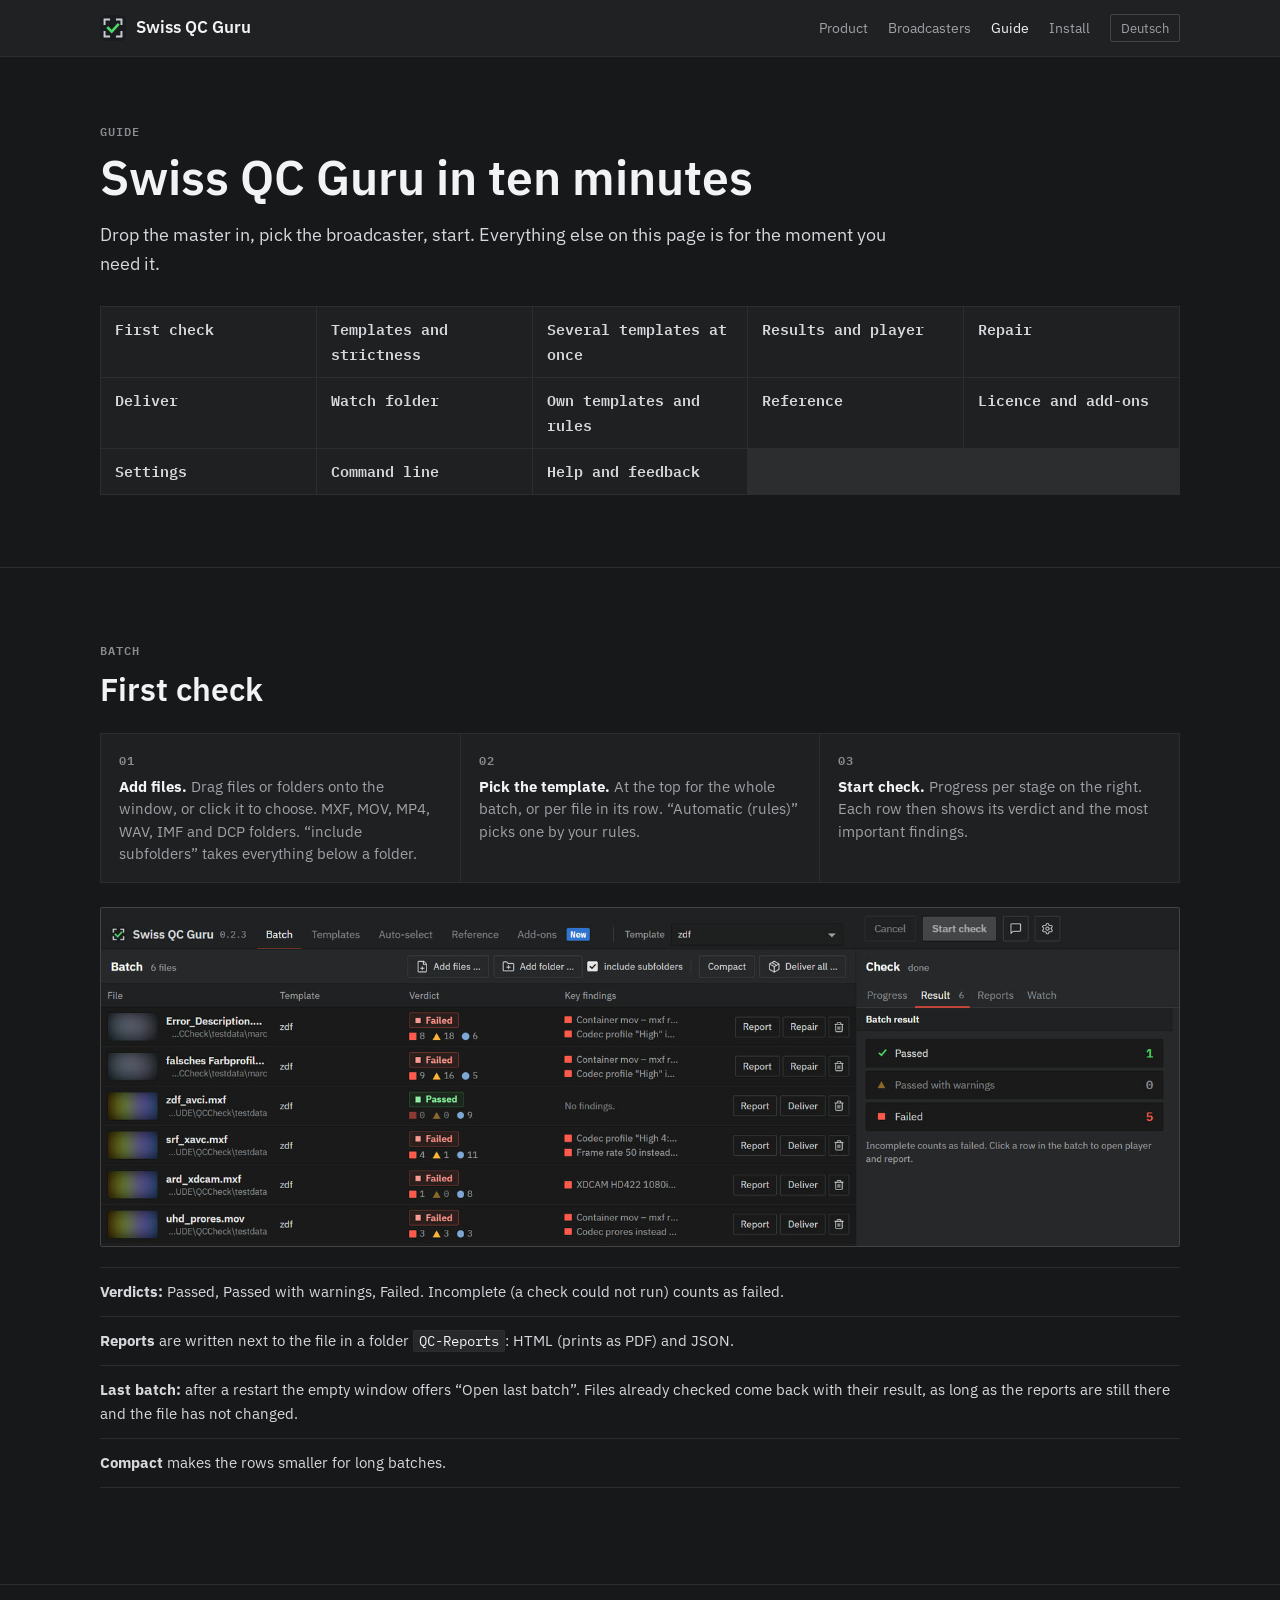
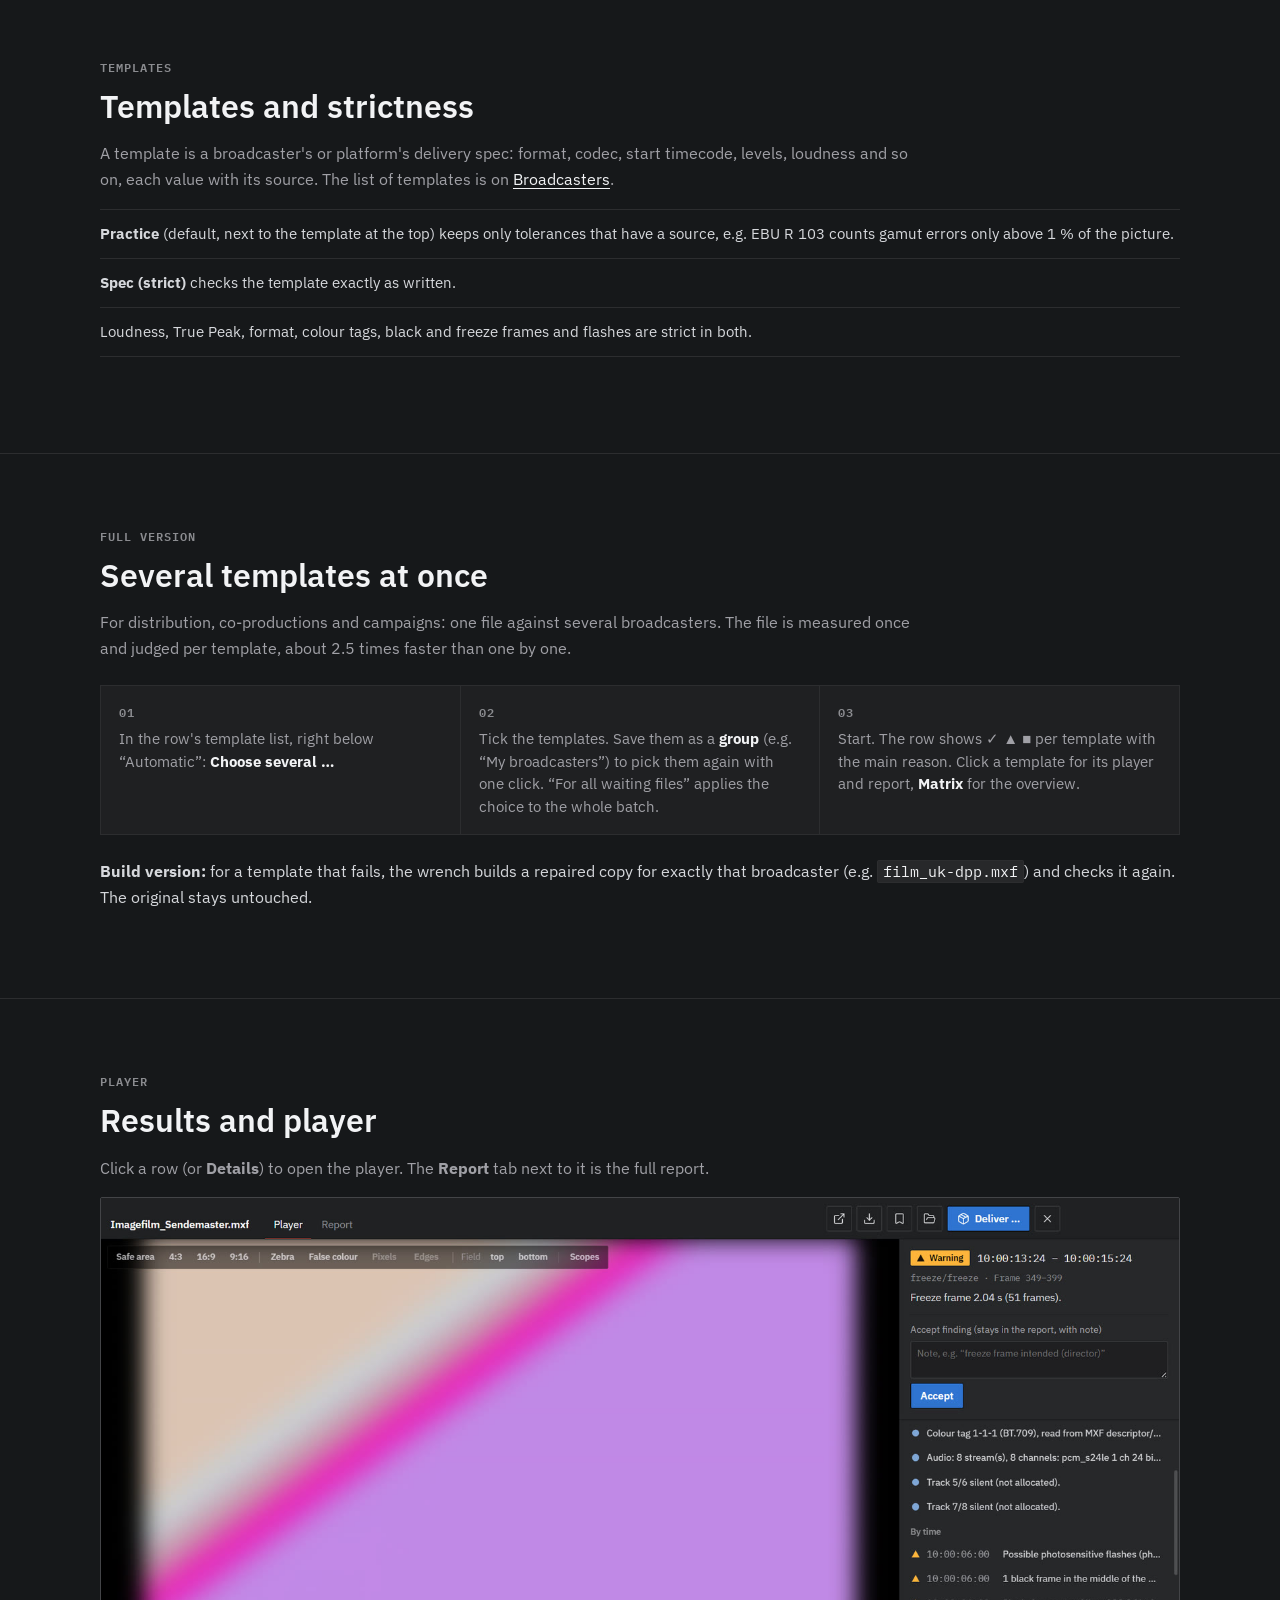
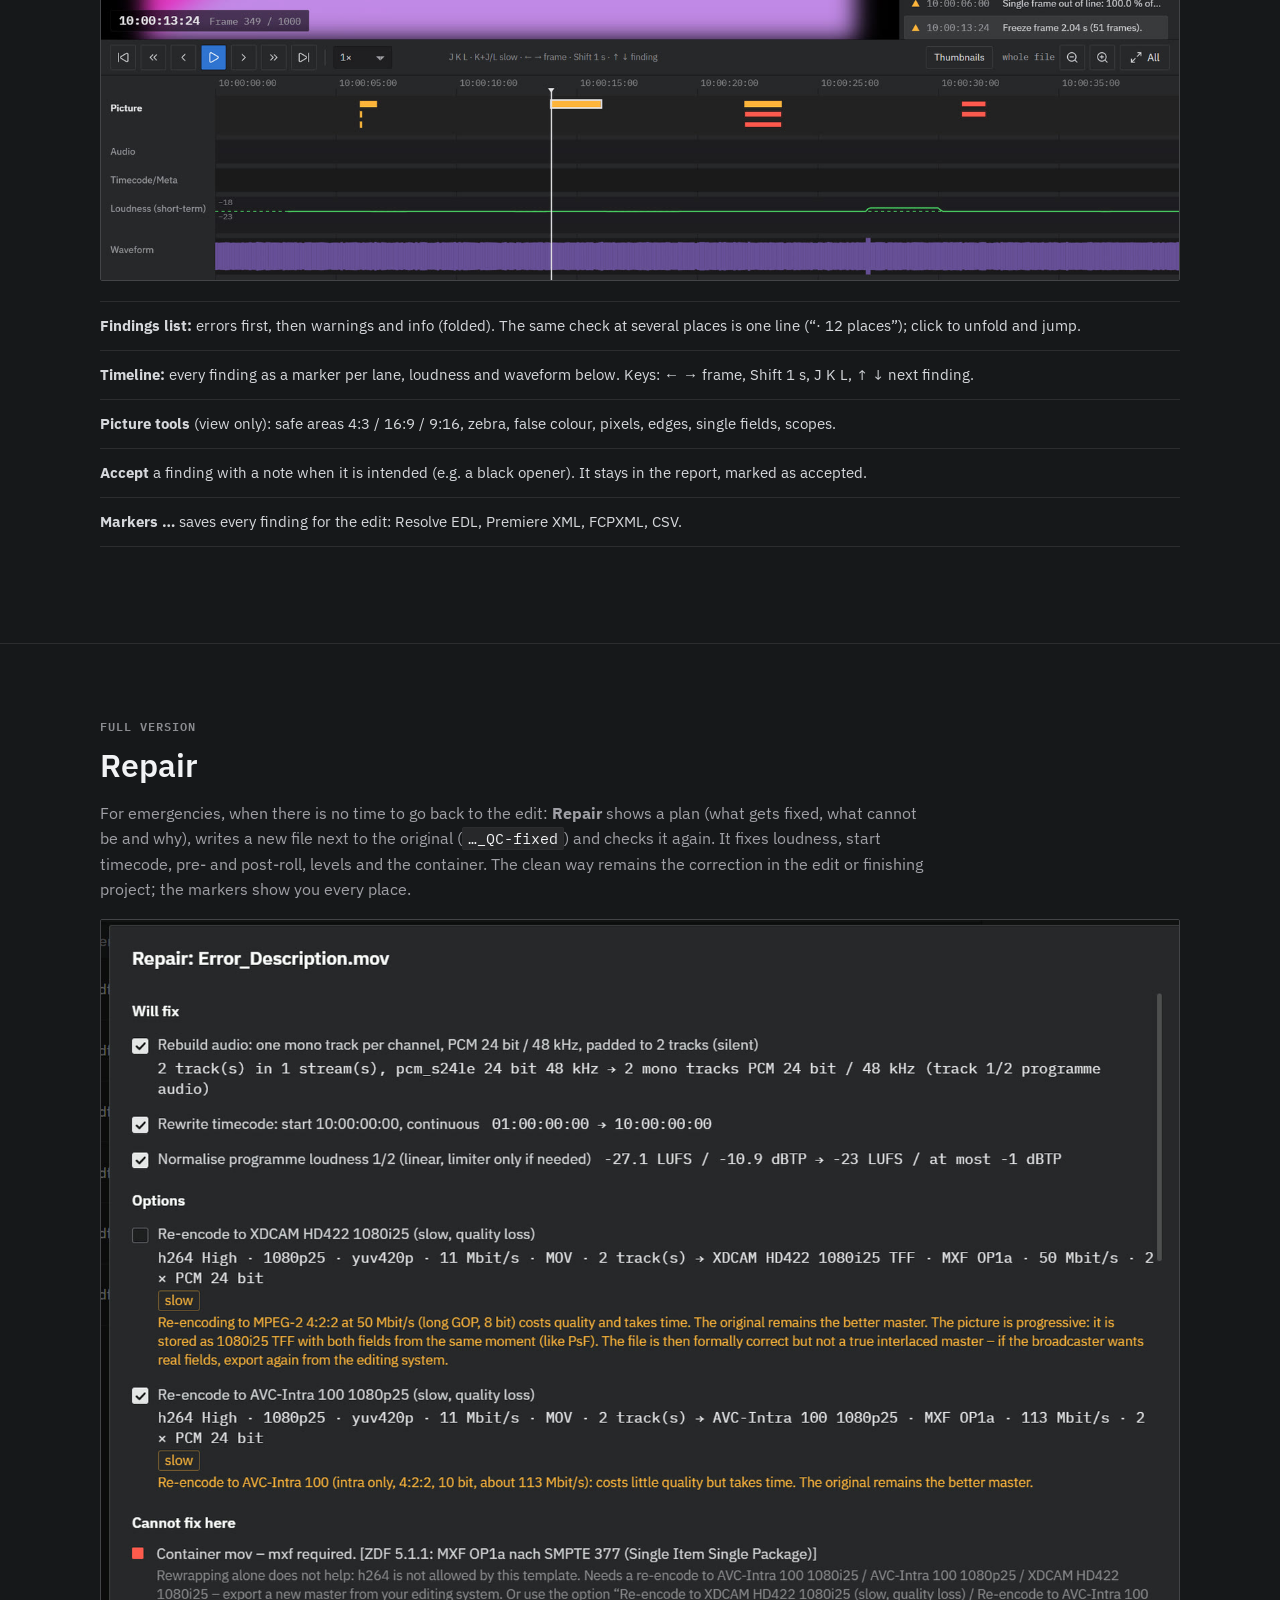
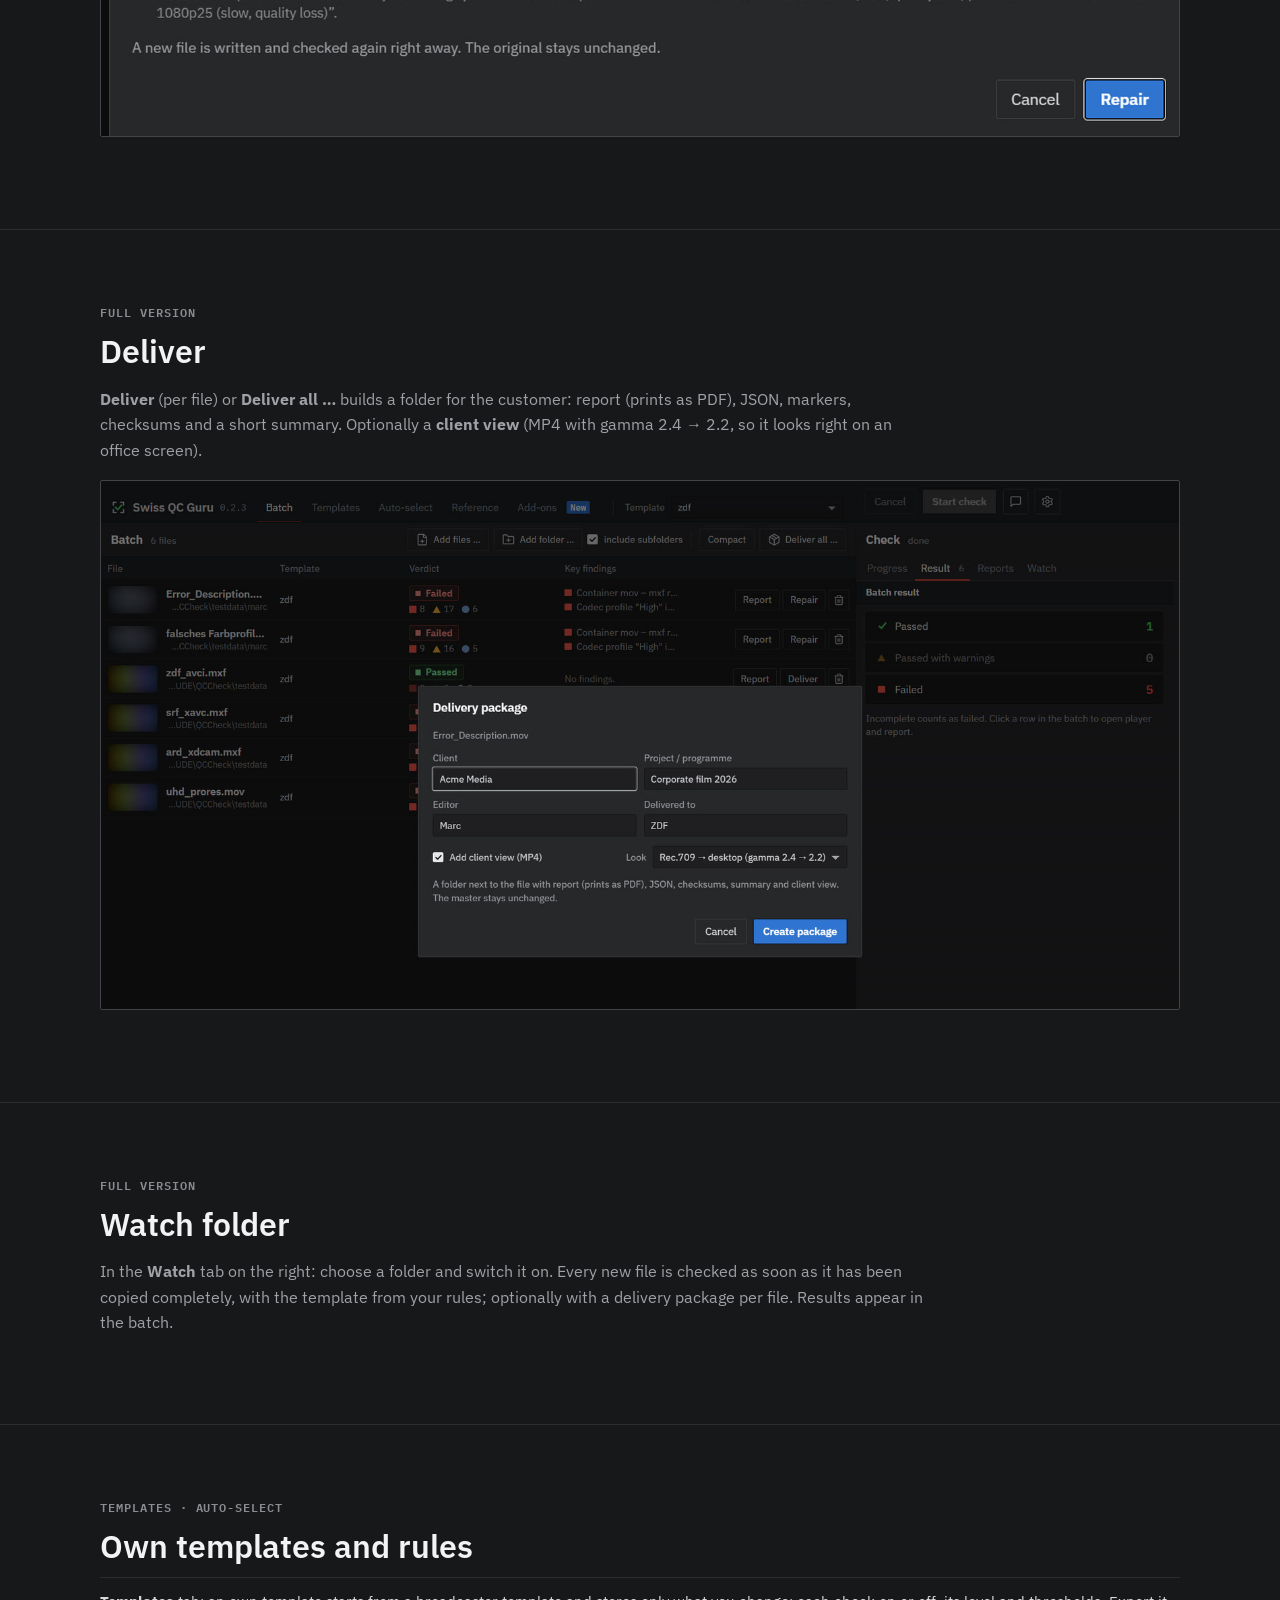
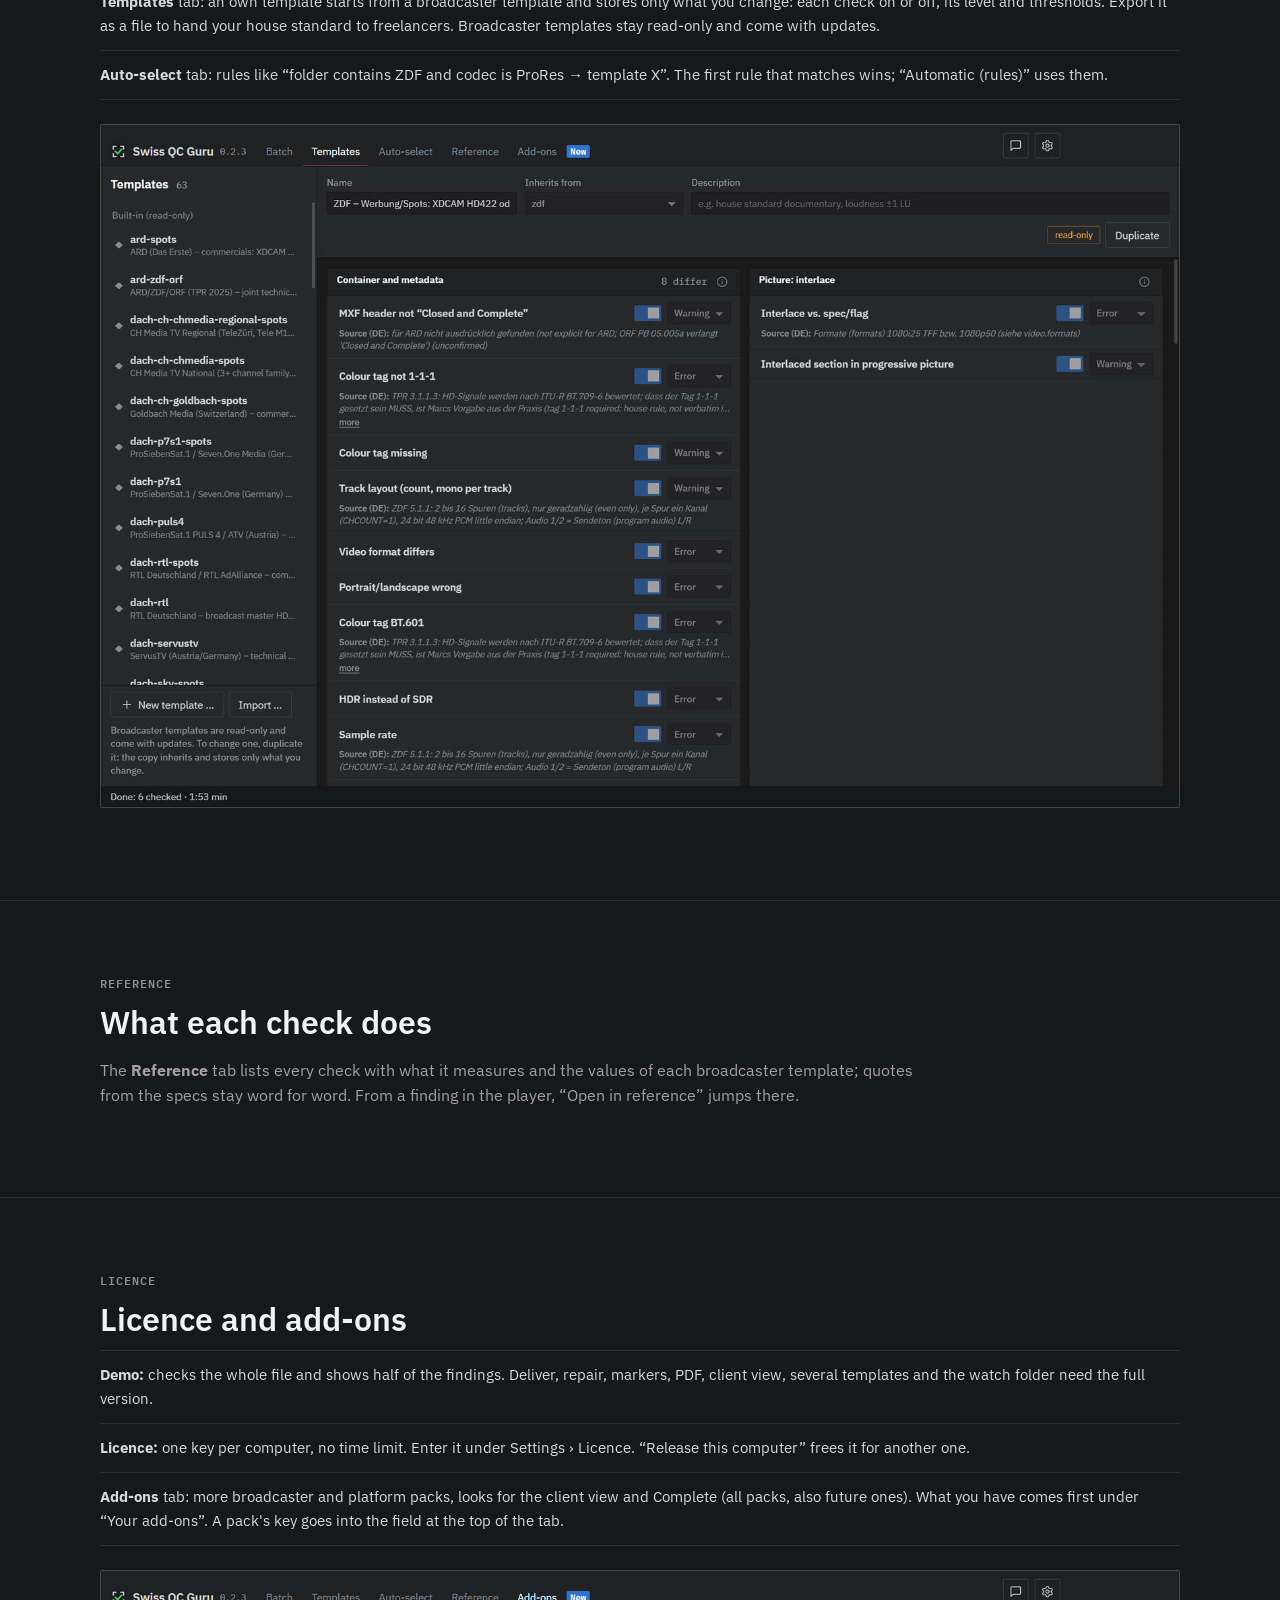
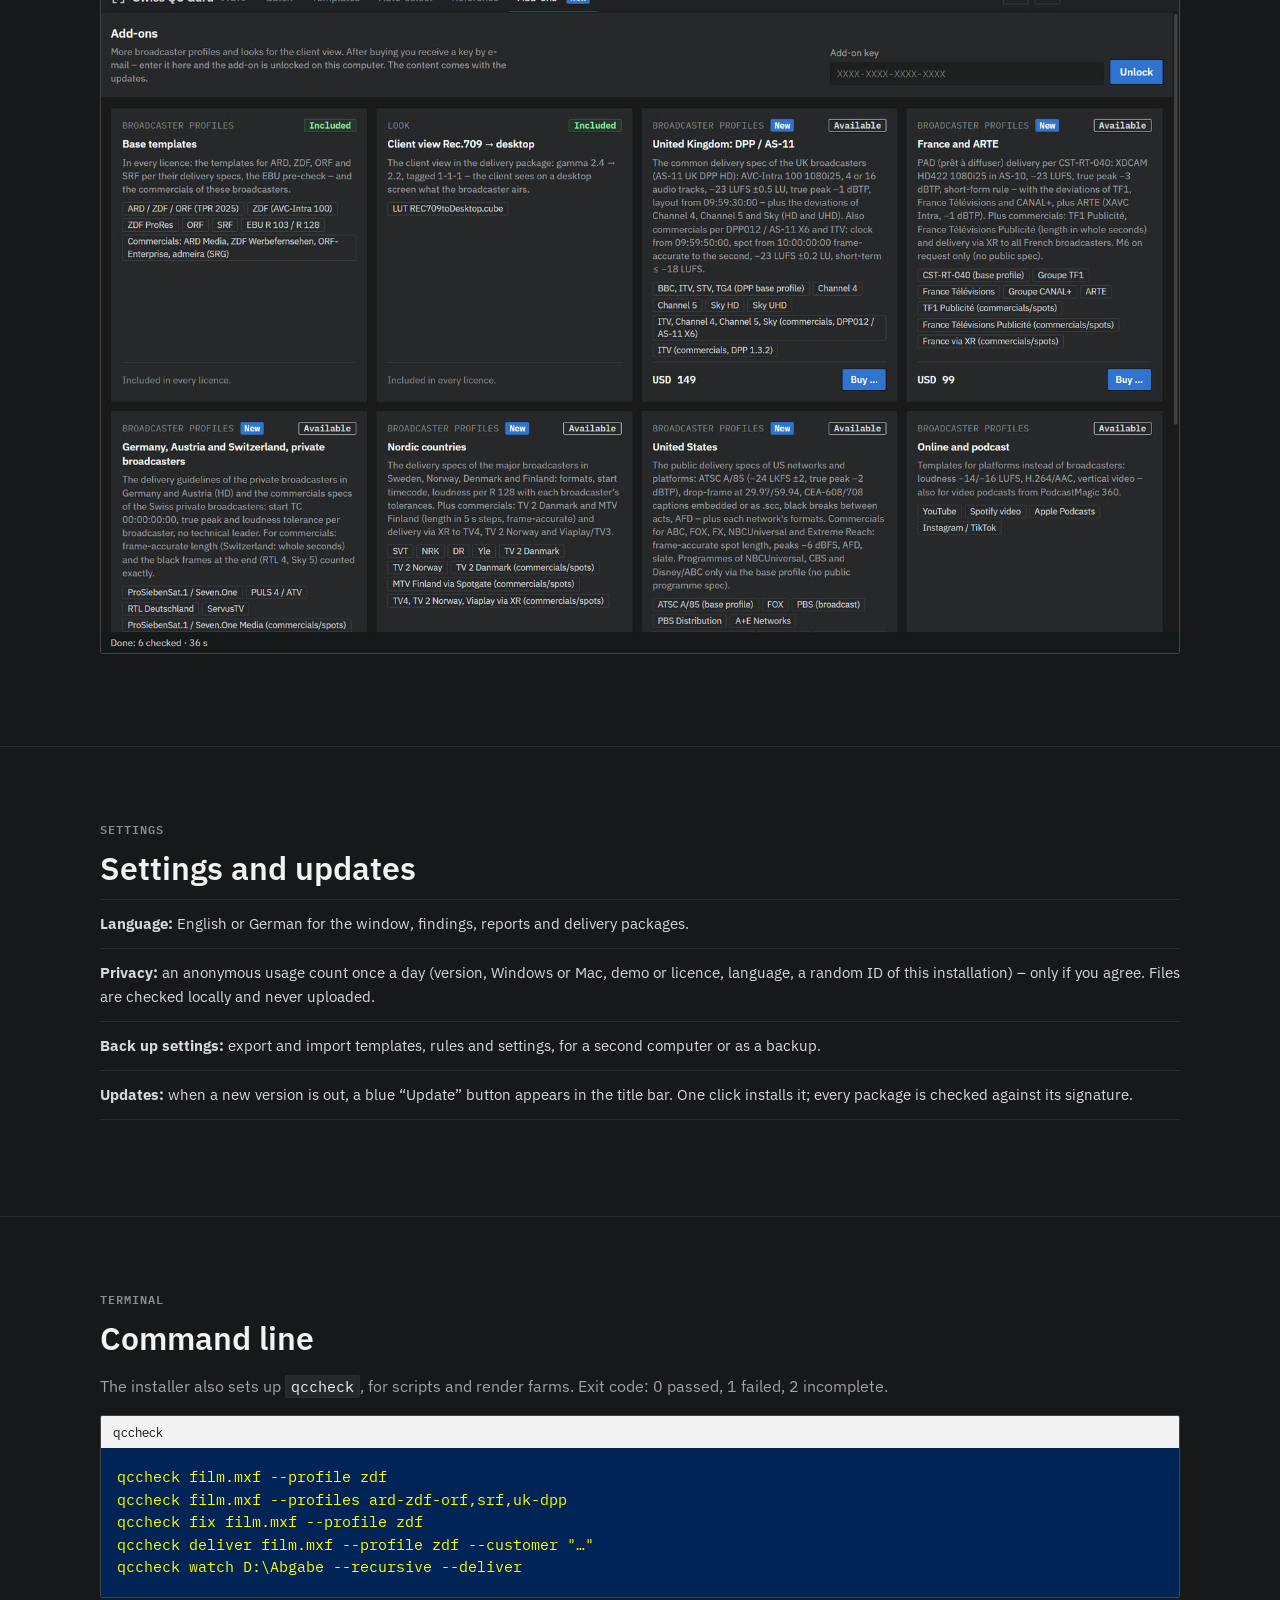
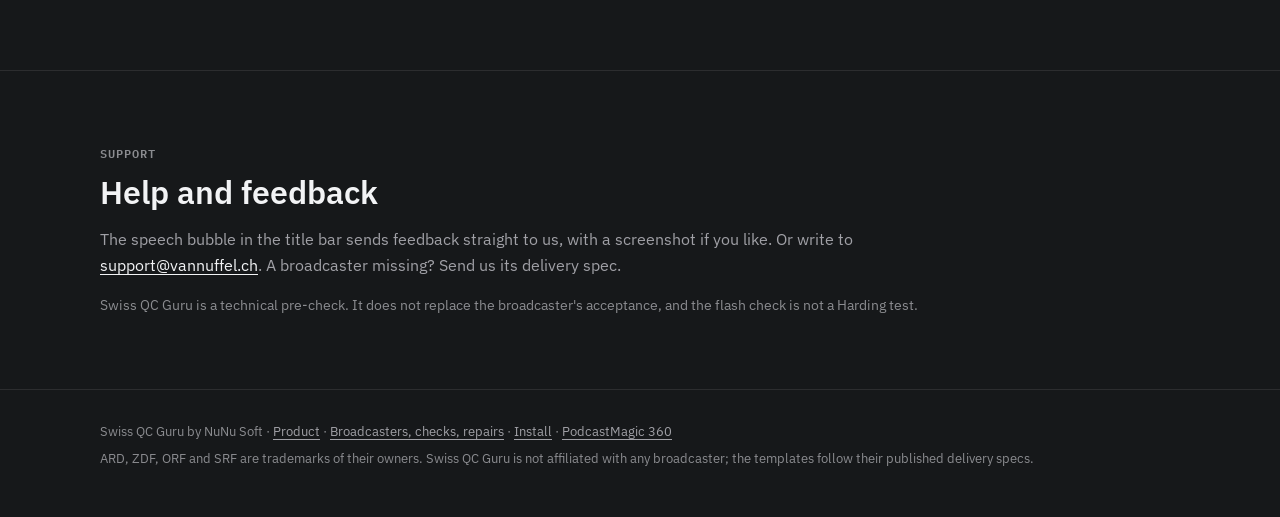
<file: guide.html>
<!doctype html>
<html lang="en" data-lang="en">
<head>
<meta charset="utf-8">
<meta name="viewport" content="width=device-width, initial-scale=1, viewport-fit=cover">
<title>Swiss QC Guru guide</title>
<meta name="description" content="How to use Swiss QC Guru: check files against a broadcaster template, read the findings in the player, repair, deliver, check against several templates at once, watch folders and add-ons.">
<link rel="canonical" href="https://swissqcguru.com/guide.html">
<link rel="alternate" type="text/markdown" href="guide.md" title="This page as Markdown">
<link rel="icon" href="data:image/svg+xml,%3Csvg xmlns='http://www.w3.org/2000/svg' viewBox='0 0 40 40'%3E%3Crect width='40' height='40' rx='8' fill='%231b1c1f'/%3E%3Cg fill='none' stroke='%23c9ccd2' stroke-width='3'%3E%3Cpath d='M7 14V7h7M26 7h7v7M33 26v7h-7M14 33H7v-7'/%3E%3C/g%3E%3Cpath d='M12.5 20 18 25.5 27.5 15' fill='none' stroke='%234cd964' stroke-width='4'/%3E%3C/svg%3E">
<link rel="preload" href="fonts/IBMPlexSans-Var-latin.woff2" as="font" type="font/woff2" crossorigin>
<link rel="stylesheet" href="guru.css?v=15">
<link rel="stylesheet" href="site.css?v=6">
</head>
<body>

<header class="top">
  <div class="wrap">
    <a class="brand" href="index.html">
      <svg viewBox="0 0 40 40" aria-hidden="true"><rect width="40" height="40" rx="8" fill="#1b1c1f"/><g fill="none" stroke="#c9ccd2" stroke-width="3" stroke-linecap="square"><path d="M7 14V7h7"/><path d="M26 7h7v7"/><path d="M33 26v7h-7"/><path d="M14 33H7v-7"/></g><path d="M12.5 20 18 25.5 27.5 15" fill="none" stroke="#4cd964" stroke-width="4" stroke-linecap="square"/></svg>
      <span class="brand-name">Swiss QC Guru</span>
    </a>
    <nav aria-label="On this page">
      <a class="hide-s" href="index.html"><span lang="en">Product</span><span lang="de">Produkt</span></a>
      <a class="m" href="broadcasters.html"><span lang="en">Broadcasters</span><span lang="de">Sender</span></a>
      <a class="m" href="#start" aria-current="page"><span lang="en">Guide</span><span lang="de">Anleitung</span></a>
      <a class="m" href="install.html"><span lang="en">Install</span><span lang="de">Installieren</span></a>
      <button class="lang-switch" type="button" data-lang-switch>Deutsch</button>
    </nav>
  </div>
</header>

<main>
  <section class="hero">
  <div class="wrap">
    <p class="eyebrow"><span lang="en">Guide</span><span lang="de">Anleitung</span></p>
    <h1><span lang="en">Swiss QC Guru in ten minutes</span><span lang="de">Swiss QC Guru in zehn Minuten</span></h1>
    <p class="lead"><span lang="en">Drop the master in, pick the broadcaster, start. Everything else on this page is for the moment you need it.</span><span lang="de">Master hineinziehen, Sender wählen, starten. Alles Weitere auf dieser Seite ist für den Moment, in dem Sie es brauchen.</span></p>
    <ul class="toc">
      <li><a href="#start"><span lang="en">First check</span><span lang="de">Erste Prüfung</span></a></li>
      <li><a href="#templates"><span lang="en">Templates and strictness</span><span lang="de">Vorlagen und Prüfstufe</span></a></li>
      <li><a href="#several"><span lang="en">Several templates at once</span><span lang="de">Mehrere Vorlagen auf einmal</span></a></li>
      <li><a href="#results"><span lang="en">Results and player</span><span lang="de">Ergebnis und Player</span></a></li>
      <li><a href="#repair"><span lang="en">Repair</span><span lang="de">Reparieren</span></a></li>
      <li><a href="#deliver"><span lang="en">Deliver</span><span lang="de">Liefern</span></a></li>
      <li><a href="#watch"><span lang="en">Watch folder</span><span lang="de">Watch Folder</span></a></li>
      <li><a href="#own"><span lang="en">Own templates and rules</span><span lang="de">Eigene Vorlagen und Regeln</span></a></li>
      <li><a href="#reference"><span lang="en">Reference</span><span lang="de">Referenz</span></a></li>
      <li><a href="#addons"><span lang="en">Licence and add-ons</span><span lang="de">Lizenz und Add-ons</span></a></li>
      <li><a href="#settings"><span lang="en">Settings</span><span lang="de">Einstellungen</span></a></li>
      <li><a href="#cli"><span lang="en">Command line</span><span lang="de">Kommandozeile</span></a></li>
      <li><a href="#support"><span lang="en">Help and feedback</span><span lang="de">Hilfe und Rückmeldung</span></a></li>
    </ul>
  </div>
  </section>

  <section id="start">
  <div class="wrap">
    <p class="eyebrow"><span lang="en">Batch</span><span lang="de">Stapel</span></p>
    <h2><span lang="en">First check</span><span lang="de">Erste Prüfung</span></h2>
    <ol class="how">
      <li><span lang="en"><b>Add files.</b> Drag files or folders onto the window, or click it to choose. MXF, MOV, MP4, WAV, IMF and DCP folders. “include subfolders” takes everything below a folder.</span><span lang="de"><b>Dateien hinzufügen.</b> Dateien oder Ordner ins Fenster ziehen oder hineinklicken und wählen. MXF, MOV, MP4, WAV, IMF- und DCP-Ordner. „mit Unterordnern“ nimmt alles unterhalb eines Ordners.</span></li>
      <li><span lang="en"><b>Pick the template.</b> At the top for the whole batch, or per file in its row. “Automatic (rules)” picks one by your rules.</span><span lang="de"><b>Vorlage wählen.</b> Oben für den ganzen Stapel oder je Datei in ihrer Zeile. „Automatisch (Regeln)“ wählt nach Ihren Regeln.</span></li>
      <li><span lang="en"><b>Start check.</b> Progress per stage on the right. Each row then shows its verdict and the most important findings.</span><span lang="de"><b>Prüfung starten.</b> Rechts der Fortschritt je Stufe. Danach zeigt jede Zeile ihr Urteil und die wichtigsten Befunde.</span></li>
    </ol>
    <img class="shot" src="img/app-batch.jpg" width="1600" height="1012" alt="Batch with verdict and most important findings per file" loading="lazy">
    <ul class="req">
      <li><span lang="en"><b>Verdicts:</b> Passed, Passed with warnings, Failed. Incomplete (a check could not run) counts as failed.</span><span lang="de"><b>Urteile:</b> Bestanden, Bestanden mit Warnungen, Durchgefallen. Unvollständig (eine Prüfung konnte nicht laufen) zählt als durchgefallen.</span></li>
      <li><span lang="en"><b>Reports</b> are written next to the file in a folder <code>QC-Reports</code>: HTML (prints as PDF) and JSON.</span><span lang="de"><b>Berichte</b> liegen neben der Datei im Ordner <code>QC-Reports</code>: HTML (druckt als PDF) und JSON.</span></li>
      <li><span lang="en"><b>Last batch:</b> after a restart the empty window offers “Open last batch”. Files already checked come back with their result, as long as the reports are still there and the file has not changed.</span><span lang="de"><b>Letzter Stapel:</b> nach einem Neustart bietet das leere Fenster „Letzten Stapel öffnen“ an. Schon geprüfte Dateien kommen mit ihrem Ergebnis zurück, solange die Berichte noch da sind und die Datei unverändert ist.</span></li>
      <li><span lang="en"><b>Compact</b> makes the rows smaller for long batches.</span><span lang="de"><b>Kompakt</b> macht die Zeilen kleiner für lange Stapel.</span></li>
    </ul>
  </div>
  </section>

  <section id="templates">
  <div class="wrap">
    <p class="eyebrow"><span lang="en">Templates</span><span lang="de">Vorlagen</span></p>
    <h2><span lang="en">Templates and strictness</span><span lang="de">Vorlagen und Prüfstufe</span></h2>
    <p><span lang="en">A template is a broadcaster's or platform's delivery spec: format, codec, start timecode, levels, loudness and so on, each value with its source. The list of templates is on <a href="broadcasters.html">Broadcasters</a>.</span><span lang="de">Eine Vorlage ist das Pflichtenheft eines Senders oder einer Plattform: Format, Codec, Start-Timecode, Pegel, Lautheit usw., jeder Wert mit seiner Quelle. Die Liste der Vorlagen steht unter <a href="broadcasters.html">Sender</a>.</span></p>
    <ul class="req">
      <li><span lang="en"><b>Practice</b> (default, next to the template at the top) keeps only tolerances that have a source, e.g. EBU R 103 counts gamut errors only above 1 % of the picture.</span><span lang="de"><b>Praxis</b> (Vorgabe, oben neben der Vorlage) lässt nur Toleranzen mit Quelle zu, z. B. zählt EBU R 103 Gamut-Fehler erst ab 1 % des Bildes.</span></li>
      <li><span lang="en"><b>Spec (strict)</b> checks the template exactly as written.</span><span lang="de"><b>Pflichtenheft (streng)</b> prüft die Vorlage genau wie geschrieben.</span></li>
      <li><span lang="en">Loudness, True Peak, format, colour tags, black and freeze frames and flashes are strict in both.</span><span lang="de">Lautheit, True Peak, Format, Farbkennzeichnung, Schwarz- und Standbilder und Blitze sind in beiden streng.</span></li>
    </ul>
  </div>
  </section>

  <section id="several">
  <div class="wrap">
    <p class="eyebrow"><span lang="en">Full version</span><span lang="de">Vollversion</span></p>
    <h2><span lang="en">Several templates at once</span><span lang="de">Mehrere Vorlagen auf einmal</span></h2>
    <p><span lang="en">For distribution, co-productions and campaigns: one file against several broadcasters. The file is measured once and judged per template, about 2.5 times faster than one by one.</span><span lang="de">Für Vertrieb, Koproduktionen und Kampagnen: eine Datei gegen mehrere Sender. Gemessen wird einmal, geurteilt je Vorlage – etwa 2,5-mal schneller als einzeln.</span></p>
    <ol class="how">
      <li><span lang="en">In the row's template list, right below “Automatic”: <b>Choose several …</b></span><span lang="de">In der Vorlagen-Liste der Zeile, gleich unter „Automatisch“: <b>Mehrere wählen …</b></span></li>
      <li><span lang="en">Tick the templates. Save them as a <b>group</b> (e.g. “My broadcasters”) to pick them again with one click. “For all waiting files” applies the choice to the whole batch.</span><span lang="de">Vorlagen ankreuzen. Als <b>Gruppe</b> speichern (z. B. „Meine Sender“), um sie mit einem Klick wieder zu wählen. „Für alle wartenden Dateien“ gilt für den ganzen Stapel.</span></li>
      <li><span lang="en">Start. The row shows ✓ ▲ ■ per template with the main reason. Click a template for its player and report, <b>Matrix</b> for the overview.</span><span lang="de">Starten. Die Zeile zeigt ✓ ▲ ■ je Vorlage mit dem Hauptgrund. Klick auf eine Vorlage öffnet Player und Bericht, <b>Matrix</b> die Übersicht.</span></li>
    </ol>
    <p><span lang="en"><b>Build version:</b> for a template that fails, the wrench builds a repaired copy for exactly that broadcaster (e.g. <code>film_uk-dpp.mxf</code>) and checks it again. The original stays untouched.</span><span lang="de"><b>Fassung bauen:</b> für eine Vorlage, die nicht besteht, baut der Schraubenschlüssel eine reparierte Kopie für genau diesen Sender (z. B. <code>film_uk-dpp.mxf</code>) und prüft sie nach. Das Original bleibt unverändert.</span></p>
  </div>
  </section>

  <section id="results">
  <div class="wrap">
    <p class="eyebrow">Player</p>
    <h2><span lang="en">Results and player</span><span lang="de">Ergebnis und Player</span></h2>
    <p><span lang="en">Click a row (or <b>Details</b>) to open the player. The <b>Report</b> tab next to it is the full report.</span><span lang="de">Klick auf eine Zeile (oder <b>Details</b>) öffnet den Player. Der Reiter <b>Bericht</b> daneben ist der ganze Bericht.</span></p>
    <img class="shot" src="img/app-player.jpg" width="1600" height="1012" alt="Player with timeline, findings list and picture tools" loading="lazy">
    <ul class="req">
      <li><span lang="en"><b>Findings list:</b> errors first, then warnings and info (folded). The same check at several places is one line (“· 12 places”); click to unfold and jump.</span><span lang="de"><b>Befundliste:</b> zuerst die Fehler, dann Warnungen und Info (zugeklappt). Gleiche Prüfung an mehreren Stellen ist eine Zeile („· 12 Stellen“); Klick klappt auf und springt hin.</span></li>
      <li><span lang="en"><b>Timeline:</b> every finding as a marker per lane, loudness and waveform below. Keys: ← → frame, Shift 1 s, J K L, ↑ ↓ next finding.</span><span lang="de"><b>Zeitleiste:</b> jeder Befund als Marke je Spur, darunter Lautheit und Wellenform. Tasten: ← → Bild, Shift 1 s, J K L, ↑ ↓ nächster Befund.</span></li>
      <li><span lang="en"><b>Picture tools</b> (view only): safe areas 4:3 / 16:9 / 9:16, zebra, false colour, pixels, edges, single fields, scopes.</span><span lang="de"><b>Bildwerkzeuge</b> (nur Ansicht): Safe Areas 4:3 / 16:9 / 9:16, Zebra, Falschfarben, Pixel, Kanten, Halbbilder einzeln, Scopes.</span></li>
      <li><span lang="en"><b>Accept</b> a finding with a note when it is intended (e.g. a black opener). It stays in the report, marked as accepted.</span><span lang="de">Einen Befund mit Notiz <b>akzeptieren</b>, wenn er gewollt ist (z. B. ein schwarzer Auftakt). Er bleibt im Bericht, als akzeptiert markiert.</span></li>
      <li><span lang="en"><b>Markers …</b> saves every finding for the edit: Resolve EDL, Premiere XML, FCPXML, CSV.</span><span lang="de"><b>Marker …</b> speichert jeden Befund für den Schnitt: Resolve-EDL, Premiere-XML, FCPXML, CSV.</span></li>
    </ul>
  </div>
  </section>

  <section id="repair">
  <div class="wrap">
    <p class="eyebrow"><span lang="en">Full version</span><span lang="de">Vollversion</span></p>
    <h2><span lang="en">Repair</span><span lang="de">Reparieren</span></h2>
    <p><span lang="en">For emergencies, when there is no time to go back to the edit: <b>Repair</b> shows a plan (what gets fixed, what cannot be and why), writes a new file next to the original (<code>…_QC-fixed</code>) and checks it again. It fixes loudness, start timecode, pre- and post-roll, levels and the container. The clean way remains the correction in the edit or finishing project; the markers show you every place.</span><span lang="de">Für den Notfall, wenn keine Zeit für den Schnitt bleibt: <b>Reparieren</b> zeigt einen Plan (was behoben wird, was nicht geht und warum), schreibt eine neue Datei neben das Original (<code>…_QC-korrigiert</code>) und prüft sie nach. Behoben werden Lautheit, Start-Timecode, Vor- und Nachlauf, Pegel und der Container. Sauber bleibt die Korrektur im Schnitt- oder Finishing-Projekt; die Marker zeigen dort jede Stelle.</span></p>
    <img class="shot" src="img/app-repair.jpg" width="1600" height="1012" alt="Repair plan with what gets fixed and what cannot be" loading="lazy">
  </div>
  </section>

  <section id="deliver">
  <div class="wrap">
    <p class="eyebrow"><span lang="en">Full version</span><span lang="de">Vollversion</span></p>
    <h2><span lang="en">Deliver</span><span lang="de">Liefern</span></h2>
    <p><span lang="en"><b>Deliver</b> (per file) or <b>Deliver all …</b> builds a folder for the customer: report (prints as PDF), JSON, markers, checksums and a short summary. Optionally a <b>client view</b> (MP4 with gamma 2.4 → 2.2, so it looks right on an office screen).</span><span lang="de"><b>Liefern</b> (je Datei) oder <b>Alle liefern …</b> baut einen Ordner für den Kunden: Bericht (druckt als PDF), JSON, Marker, Prüfsummen und eine kurze Zusammenfassung. Wahlweise mit <b>Kundenansicht</b> (MP4 mit Gamma 2.4 → 2.2, damit es auf einem Büro-Bildschirm stimmt).</span></p>
    <img class="shot" src="img/app-package.jpg" width="1600" height="1012" alt="Delivery package with report, markers and client view" loading="lazy">
  </div>
  </section>

  <section id="watch">
  <div class="wrap">
    <p class="eyebrow"><span lang="en">Full version</span><span lang="de">Vollversion</span></p>
    <h2><span lang="en">Watch folder</span><span lang="de">Watch Folder</span></h2>
    <p><span lang="en">In the <b>Watch</b> tab on the right: choose a folder and switch it on. Every new file is checked as soon as it has been copied completely, with the template from your rules; optionally with a delivery package per file. Results appear in the batch.</span><span lang="de">Im Reiter <b>Überwachung</b> rechts: Ordner wählen und einschalten. Jede neue Datei wird geprüft, sobald sie fertig kopiert ist, mit der Vorlage nach Ihren Regeln; wahlweise mit Lieferpaket je Datei. Die Ergebnisse erscheinen im Stapel.</span></p>
  </div>
  </section>

  <section id="own">
  <div class="wrap">
    <p class="eyebrow"><span lang="en">Templates · Auto-select</span><span lang="de">Vorlagen · Auto-Auswahl</span></p>
    <h2><span lang="en">Own templates and rules</span><span lang="de">Eigene Vorlagen und Regeln</span></h2>
    <ul class="req">
      <li><span lang="en"><b>Templates</b> tab: an own template starts from a broadcaster template and stores only what you change: each check on or off, its level and thresholds. Export it as a file to hand your house standard to freelancers. Broadcaster templates stay read-only and come with updates.</span><span lang="de">Reiter <b>Vorlagen</b>: eine eigene Vorlage geht von einer Sender-Vorlage aus und speichert nur, was Sie ändern: jede Prüfung an oder aus, ihre Stufe und Schwellen. Als Datei exportieren, um den Haus-Standard an Freie weiterzugeben. Sender-Vorlagen bleiben schreibgeschützt und kommen mit Updates.</span></li>
      <li><span lang="en"><b>Auto-select</b> tab: rules like “folder contains ZDF and codec is ProRes → template X”. The first rule that matches wins; “Automatic (rules)” uses them.</span><span lang="de">Reiter <b>Auto-Auswahl</b>: Regeln wie „Ordner enthält ZDF und Codec ist ProRes → Vorlage X“. Die erste passende Regel gewinnt; „Automatisch (Regeln)“ nutzt sie.</span></li>
    </ul>
    <img class="shot" src="img/app-editor.jpg" width="1600" height="1012" alt="Template editor with checks, levels and thresholds" loading="lazy">
  </div>
  </section>

  <section id="reference">
  <div class="wrap">
    <p class="eyebrow"><span lang="en">Reference</span><span lang="de">Referenz</span></p>
    <h2><span lang="en">What each check does</span><span lang="de">Was jede Prüfung tut</span></h2>
    <p><span lang="en">The <b>Reference</b> tab lists every check with what it measures and the values of each broadcaster template; quotes from the specs stay word for word. From a finding in the player, “Open in reference” jumps there.</span><span lang="de">Der Reiter <b>Referenz</b> listet jede Prüfung mit dem, was sie misst, und den Werten jeder Sender-Vorlage; Zitate aus den Pflichtenheften stehen im Wortlaut. Von einem Befund im Player springt „In der Referenz öffnen“ dorthin.</span></p>
  </div>
  </section>

  <section id="addons">
  <div class="wrap">
    <p class="eyebrow"><span lang="en">Licence</span><span lang="de">Lizenz</span></p>
    <h2><span lang="en">Licence and add-ons</span><span lang="de">Lizenz und Add-ons</span></h2>
    <ul class="req">
      <li><span lang="en"><b>Demo:</b> checks the whole file and shows half of the findings. Deliver, repair, markers, PDF, client view, several templates and the watch folder need the full version.</span><span lang="de"><b>Demo:</b> prüft die ganze Datei und zeigt die Hälfte der Befunde. Liefern, Reparieren, Marker, PDF, Kundenansicht, mehrere Vorlagen und Watch Folder brauchen die Vollversion.</span></li>
      <li><span lang="en"><b>Licence:</b> one key per computer, no time limit. Enter it under Settings › Licence. “Release this computer” frees it for another one.</span><span lang="de"><b>Lizenz:</b> ein Schlüssel je Rechner, unbefristet. Eintragen unter Einstellungen › Lizenz. „Diesen Rechner freigeben“ macht ihn für einen anderen frei.</span></li>
      <li><span lang="en"><b>Add-ons</b> tab: more broadcaster and platform packs, looks for the client view and Complete (all packs, also future ones). What you have comes first under “Your add-ons”. A pack's key goes into the field at the top of the tab.</span><span lang="de">Reiter <b>Add-ons</b>: weitere Sender- und Plattform-Pakete, Looks für die Kundenansicht und Complete (alle Pakete, auch künftige). Was Sie haben, steht zuoberst unter „Ihre Add-ons“. Den Schlüssel eines Pakets ins Feld oben im Reiter eintragen.</span></li>
    </ul>
    <img class="shot" src="img/app-addons.jpg" width="1600" height="1012" alt="Add-ons with your packs first, then popular, streaming and by continent" loading="lazy">
  </div>
  </section>

  <section id="settings">
  <div class="wrap">
    <p class="eyebrow"><span lang="en">Settings</span><span lang="de">Einstellungen</span></p>
    <h2><span lang="en">Settings and updates</span><span lang="de">Einstellungen und Updates</span></h2>
    <ul class="req">
      <li><span lang="en"><b>Language:</b> English or German for the window, findings, reports and delivery packages.</span><span lang="de"><b>Sprache:</b> Englisch oder Deutsch für Fenster, Befunde, Berichte und Lieferpakete.</span></li>
      <li><span lang="en"><b>Privacy:</b> an anonymous usage count once a day (version, Windows or Mac, demo or licence, language, a random ID of this installation) – only if you agree. Files are checked locally and never uploaded.</span><span lang="de"><b>Datenschutz:</b> eine anonyme Nutzungszählung einmal am Tag (Version, Windows oder Mac, Demo oder Lizenz, Sprache, eine zufällige Kennung dieser Installation) – nur wenn Sie zustimmen. Geprüft wird lokal, nichts wird hochgeladen.</span></li>
      <li><span lang="en"><b>Back up settings:</b> export and import templates, rules and settings, for a second computer or as a backup.</span><span lang="de"><b>Einstellungen sichern:</b> Vorlagen, Regeln und Einstellungen exportieren und importieren, für einen zweiten Rechner oder als Sicherung.</span></li>
      <li><span lang="en"><b>Updates:</b> when a new version is out, a blue “Update” button appears in the title bar. One click installs it; every package is checked against its signature.</span><span lang="de"><b>Updates:</b> gibt es eine neue Version, erscheint oben ein blauer Knopf „Update“. Ein Klick installiert sie; jedes Paket wird gegen seine Signatur geprüft.</span></li>
    </ul>
  </div>
  </section>

  <section id="cli">
  <div class="wrap">
    <p class="eyebrow"><span lang="en">Terminal</span><span lang="de">Terminal</span></p>
    <h2><span lang="en">Command line</span><span lang="de">Kommandozeile</span></h2>
    <p><span lang="en">The installer also sets up <code>qccheck</code>, for scripts and render farms. Exit code: 0 passed, 1 failed, 2 incomplete.</span><span lang="de">Der Installer richtet auch <code>qccheck</code> ein, für Skripte und Renderfarmen. Exit-Code: 0 bestanden, 1 durchgefallen, 2 unvollständig.</span></p>
    <div class="term term-win">
      <div class="term-bar"><span class="term-title">qccheck</span></div>
      <div class="term-body"><code>qccheck film.mxf --profile zdf<br>qccheck film.mxf --profiles ard-zdf-orf,srf,uk-dpp<br>qccheck fix film.mxf --profile zdf<br>qccheck deliver film.mxf --profile zdf --customer "…"<br>qccheck watch D:\Abgabe --recursive --deliver</code></div>
    </div>
  </div>
  </section>

  <section id="support">
  <div class="wrap">
    <p class="eyebrow"><span lang="en">Support</span><span lang="de">Support</span></p>
    <h2><span lang="en">Help and feedback</span><span lang="de">Hilfe und Rückmeldung</span></h2>
    <p><span lang="en">The speech bubble in the title bar sends feedback straight to us, with a screenshot if you like. Or write to <a href="mailto:support@vannuffel.ch">support@vannuffel.ch</a>. A broadcaster missing? Send us its delivery spec.</span><span lang="de">Die Sprechblase oben in der Titelleiste schickt eine Rückmeldung direkt an uns, auf Wunsch mit Bildschirmfoto. Oder schreiben Sie an <a href="mailto:support@vannuffel.ch">support@vannuffel.ch</a>. Ein Sender fehlt? Schicken Sie uns sein Pflichtenheft.</span></p>
    <p class="hint"><span lang="en">Swiss QC Guru is a technical pre-check. It does not replace the broadcaster's acceptance, and the flash check is not a Harding test.</span><span lang="de">Swiss QC Guru ist eine technische Vorprüfung. Sie ersetzt nicht die Abnahme des Senders, und die Blitz-Prüfung ist kein Harding-Test.</span></p>
  </div>
  </section>
</main>

<footer>
  <div class="wrap">
    <span>Swiss QC Guru by NuNu Soft · <a href="index.html"><span lang="en">Product</span><span lang="de">Produkt</span></a> · <a href="broadcasters.html"><span lang="en">Broadcasters, checks, repairs</span><span lang="de">Sender, Prüfungen, Reparaturen</span></a> · <a href="install.html"><span lang="en">Install</span><span lang="de">Installieren</span></a> · <a href="https://podcastmagic360.com/" rel="noopener">PodcastMagic 360</a></span>
    <span><span lang="en">ARD, ZDF, ORF and SRF are trademarks of their owners. Swiss QC Guru is not affiliated with any broadcaster; the templates follow their published delivery specs.</span><span lang="de">ARD, ZDF, ORF und SRF sind Marken ihrer Inhaber. Swiss QC Guru ist mit keinem Sender verbunden; die Vorlagen folgen den veröffentlichten Pflichtenheften.</span></span>
  </div>
</footer>

<script src="site.js?v=6"></script>
</body>
</html>
</file>
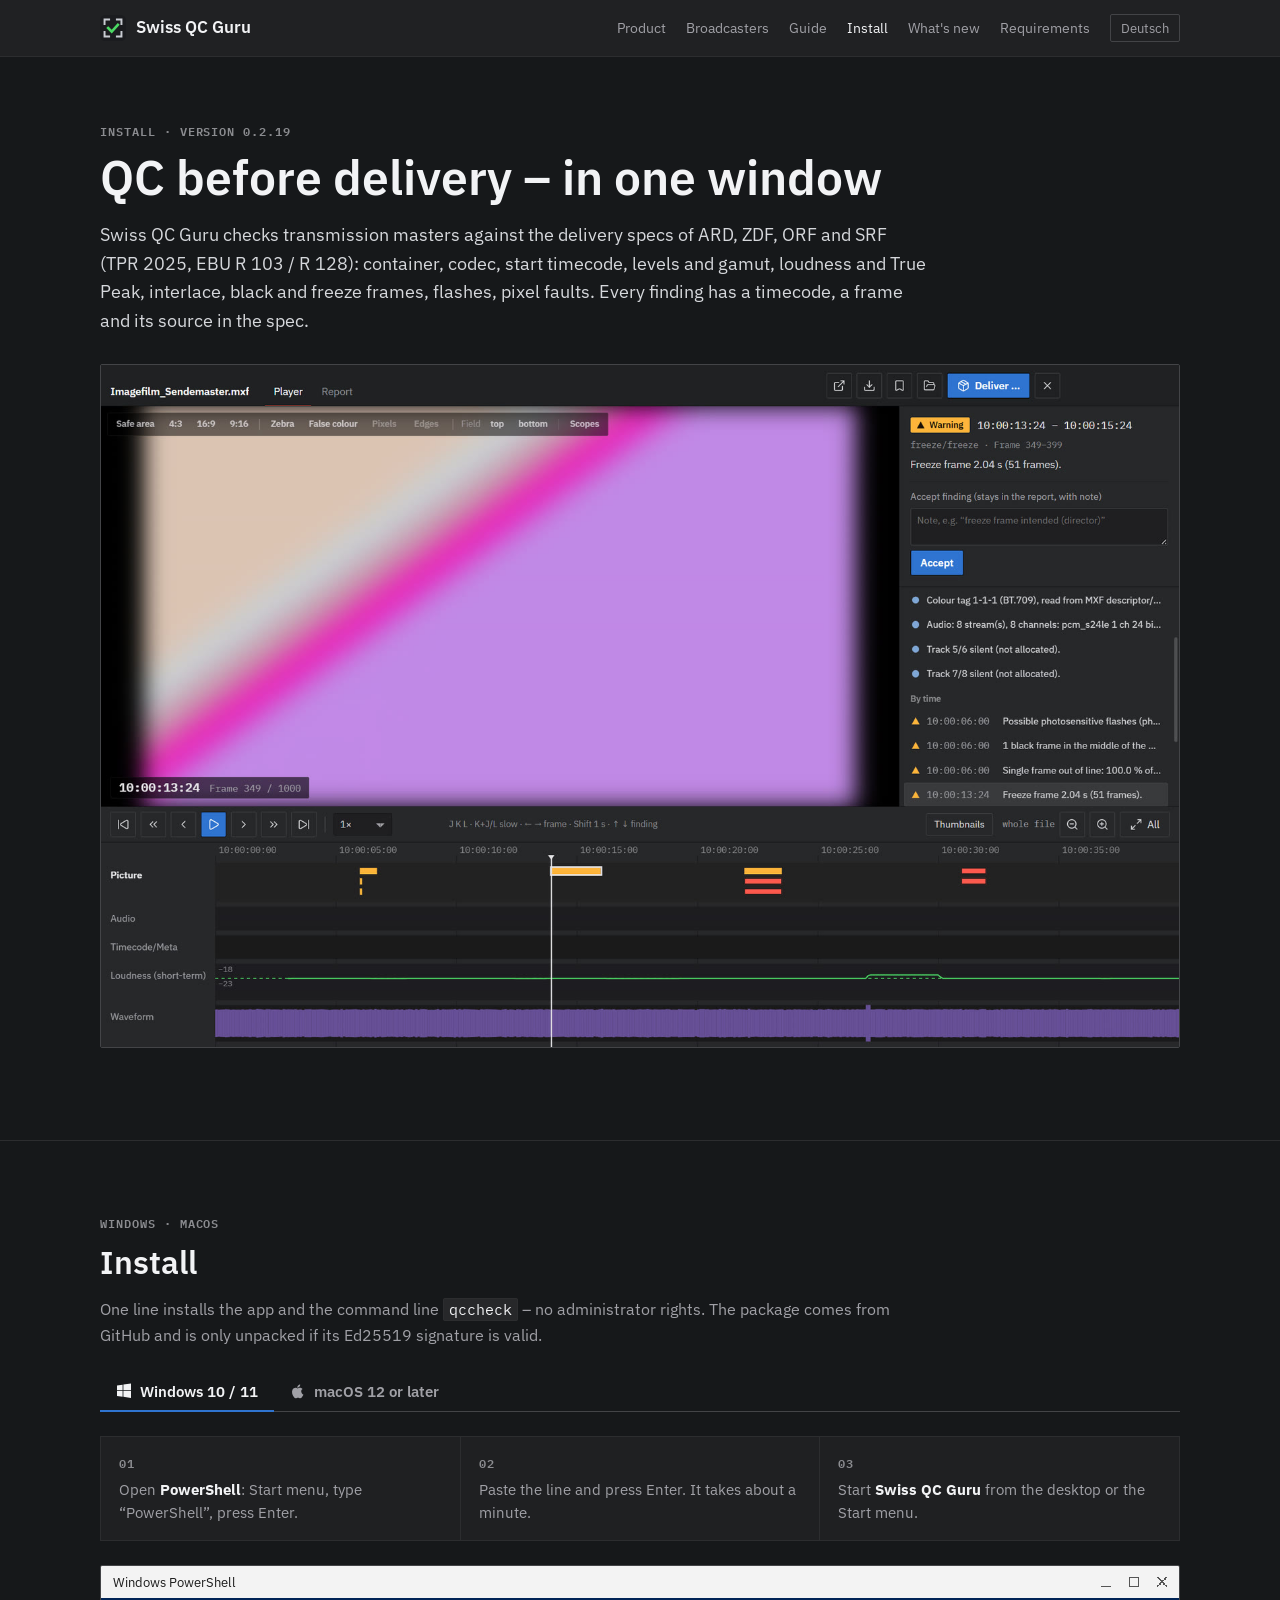
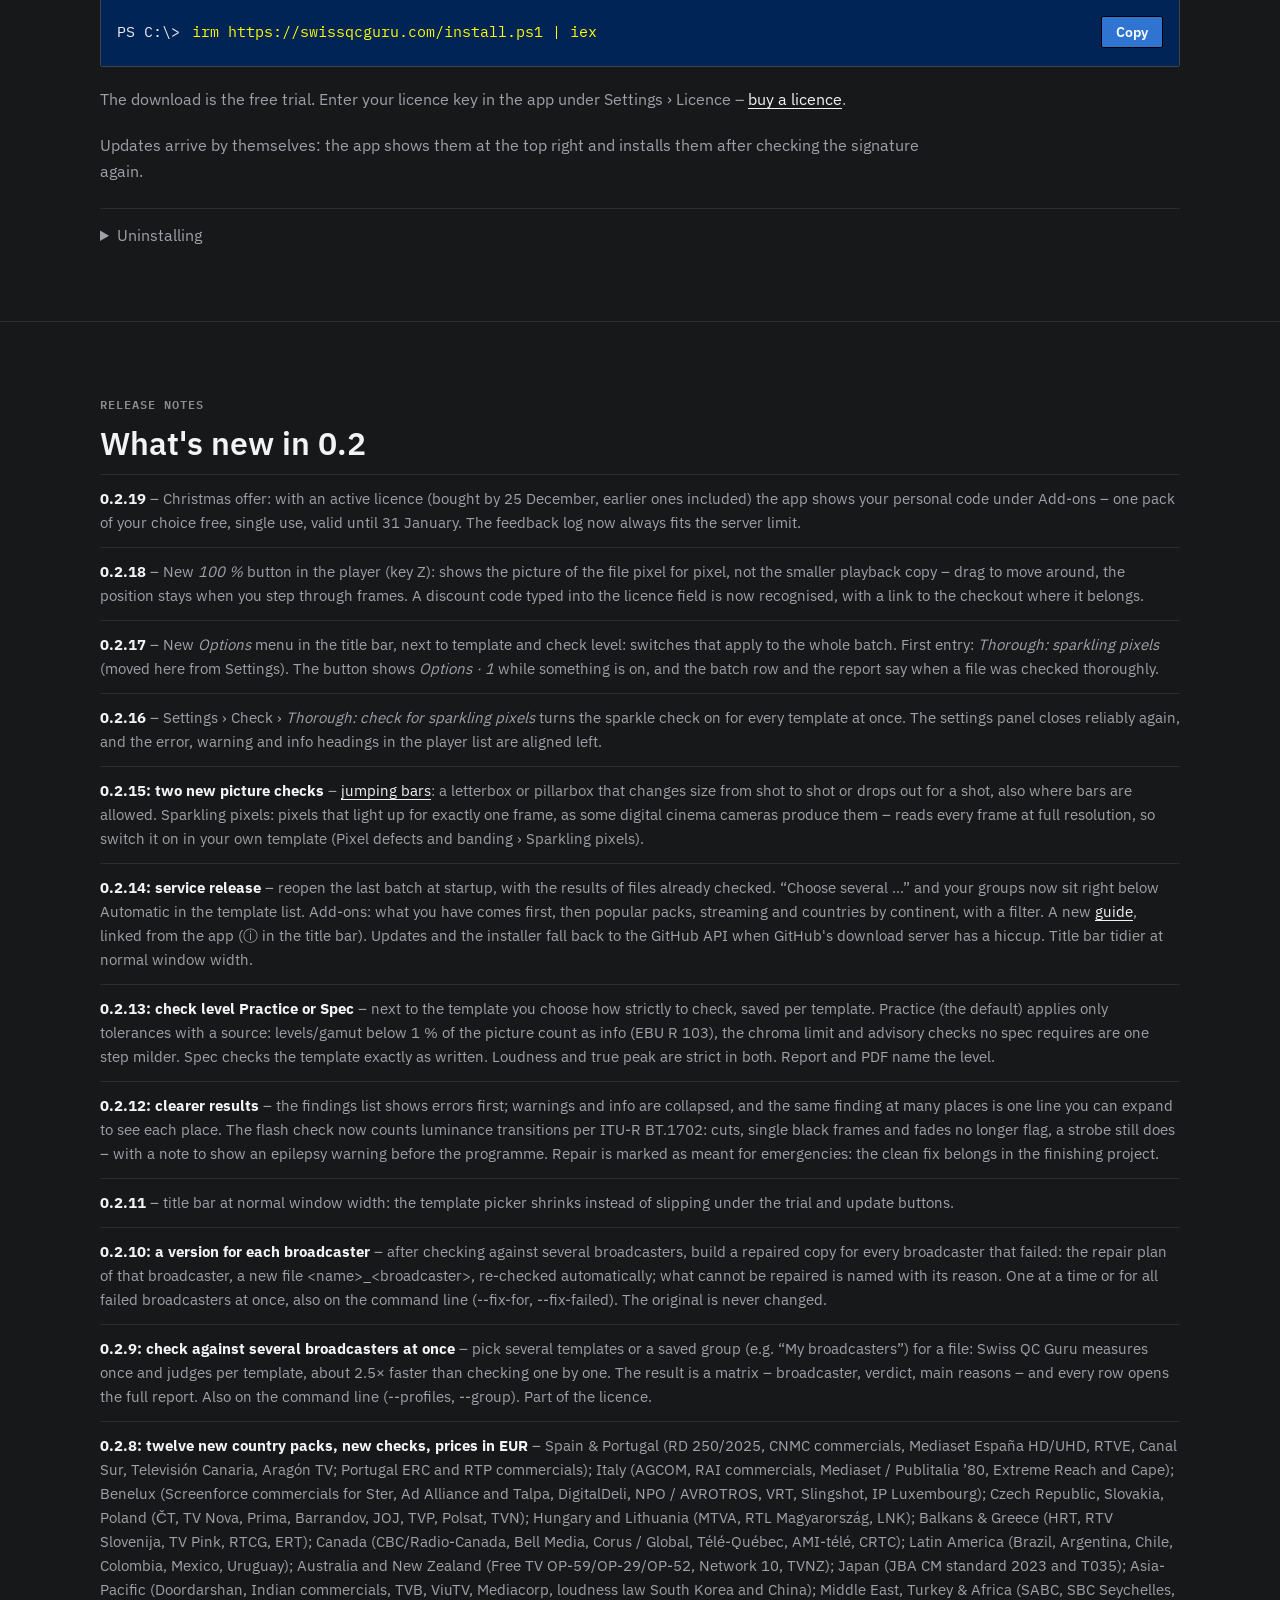
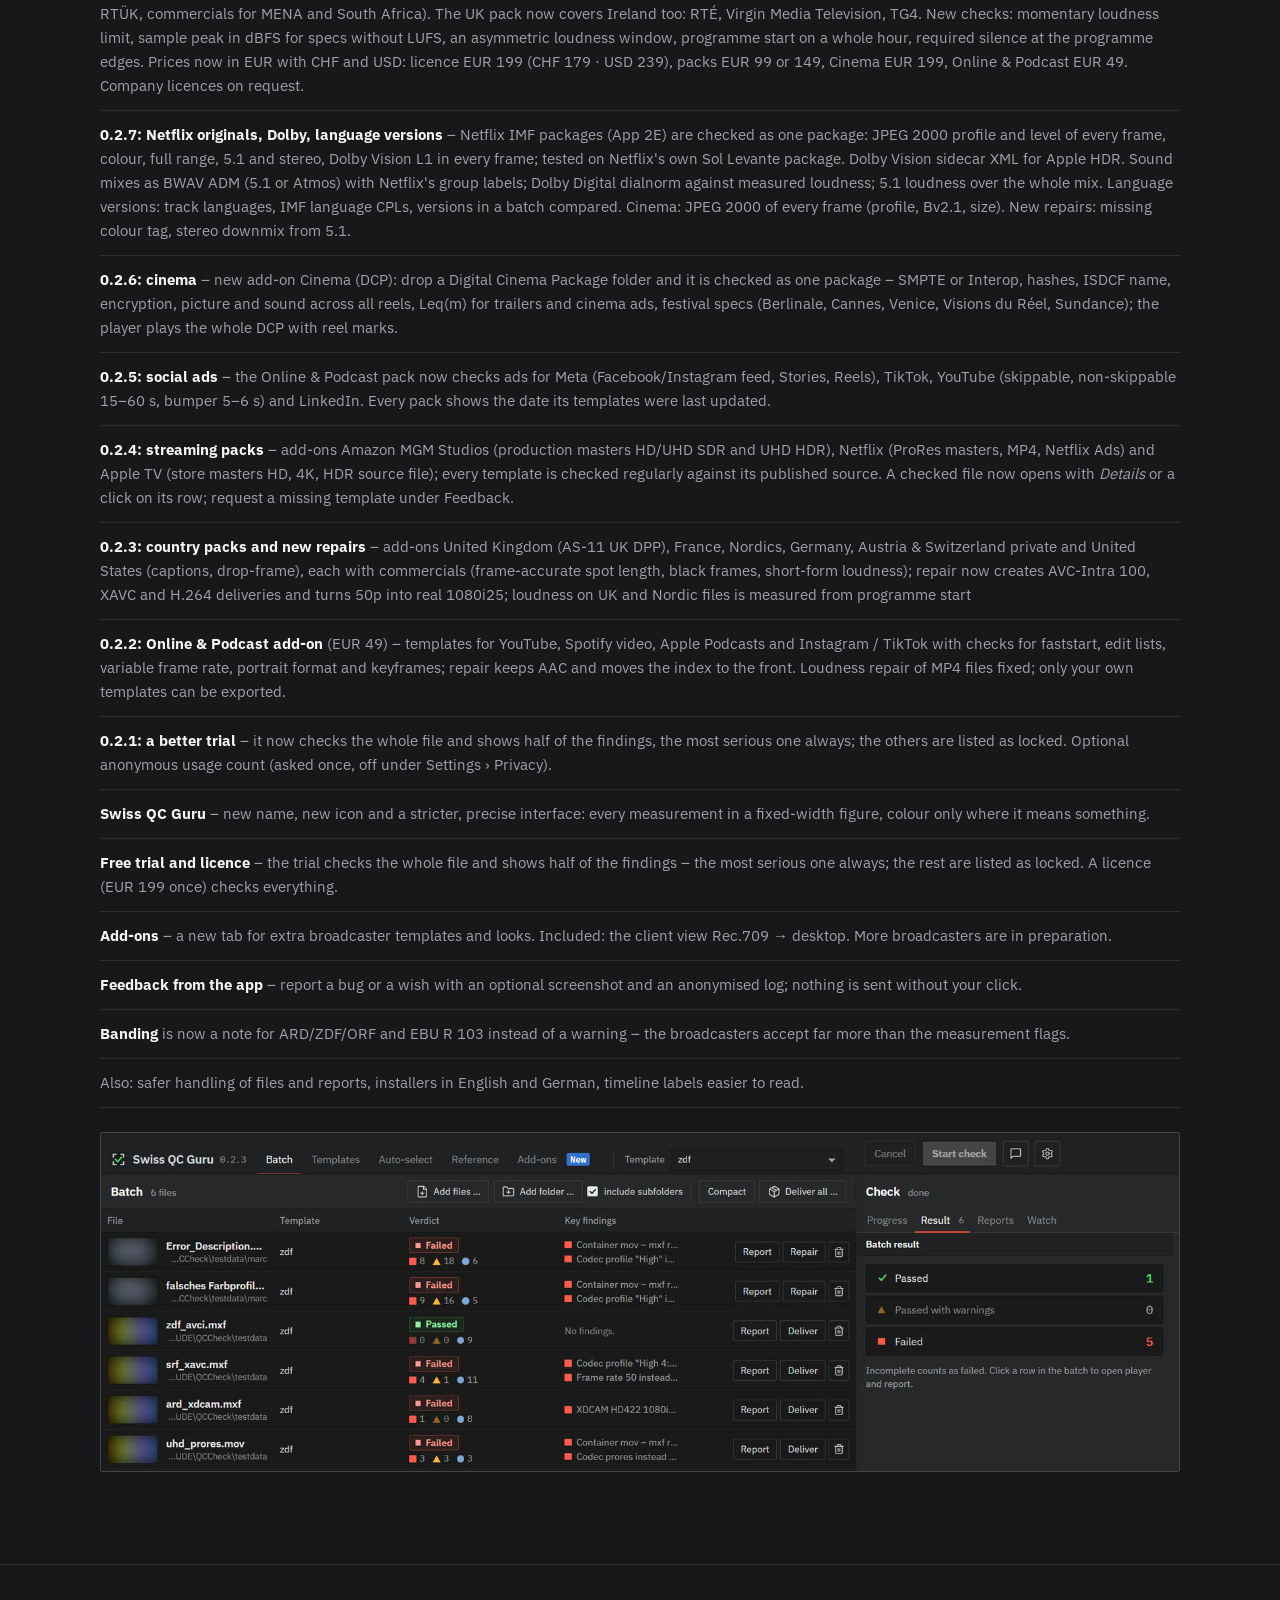
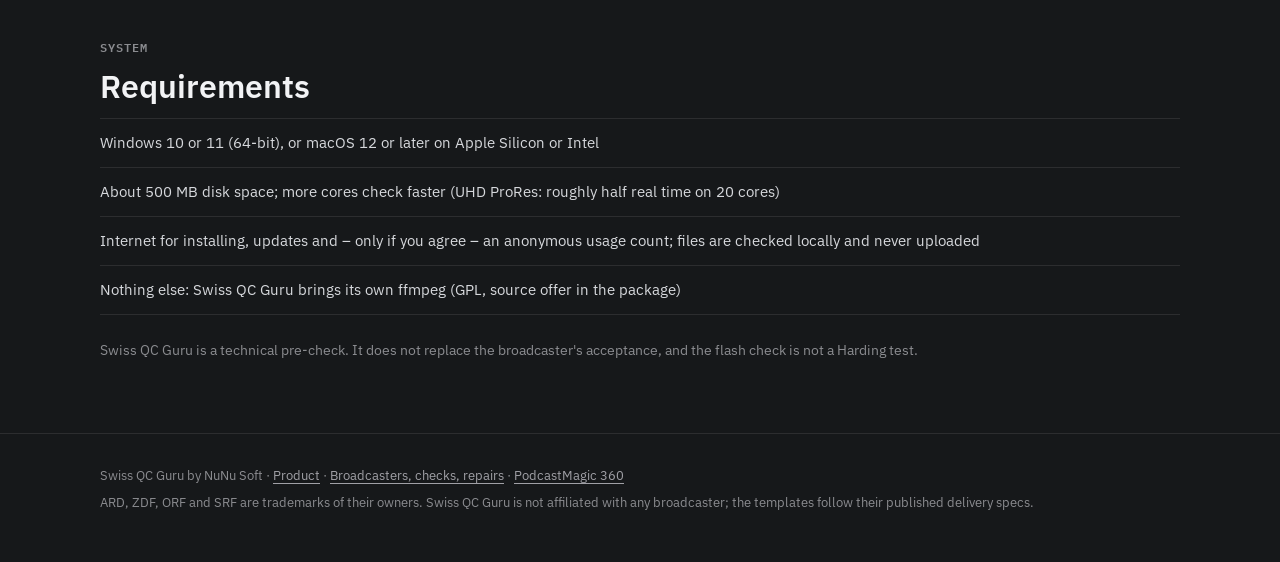
<file: install.html>
<!doctype html>
<html lang="en" data-lang="en">
<head>
<meta charset="utf-8">
<meta name="viewport" content="width=device-width, initial-scale=1, viewport-fit=cover">
<title>Install Swiss QC Guru</title>
<meta name="description" content="Install Swiss QC Guru – file-based QC before delivery to ARD, ZDF, ORF and SRF. One line on Windows or Mac, signed packages, automatic updates.">
<link rel="canonical" href="https://swissqcguru.com/install.html">
<link rel="alternate" type="text/markdown" href="install.md" title="This page as Markdown">
<link rel="icon" href="data:image/svg+xml,%3Csvg xmlns='http://www.w3.org/2000/svg' viewBox='0 0 40 40'%3E%3Crect width='40' height='40' rx='8' fill='%231b1c1f'/%3E%3Cg fill='none' stroke='%23c9ccd2' stroke-width='3'%3E%3Cpath d='M7 14V7h7M26 7h7v7M33 26v7h-7M14 33H7v-7'/%3E%3C/g%3E%3Cpath d='M12.5 20 18 25.5 27.5 15' fill='none' stroke='%234cd964' stroke-width='4'/%3E%3C/svg%3E">
<link rel="preload" href="fonts/IBMPlexSans-Var-latin.woff2" as="font" type="font/woff2" crossorigin>
<link rel="stylesheet" href="guru.css?v=15">
<link rel="stylesheet" href="site.css?v=6">
</head>
<body>

<header class="top">
  <div class="wrap">
    <a class="brand" href="index.html">
      <svg viewBox="0 0 40 40" aria-hidden="true"><rect width="40" height="40" rx="8" fill="#1b1c1f"/><g fill="none" stroke="#c9ccd2" stroke-width="3" stroke-linecap="square"><path d="M7 14V7h7"/><path d="M26 7h7v7"/><path d="M33 26v7h-7"/><path d="M14 33H7v-7"/></g><path d="M12.5 20 18 25.5 27.5 15" fill="none" stroke="#4cd964" stroke-width="4" stroke-linecap="square"/></svg>
      <span class="brand-name">Swiss QC Guru</span>
    </a>
    <nav aria-label="On this page">
      <a class="hide-s" href="index.html"><span lang="en">Product</span><span lang="de">Produkt</span></a>
      <a class="m" href="broadcasters.html"><span lang="en">Broadcasters</span><span lang="de">Sender</span></a>
      <a class="m" href="guide.html"><span lang="en">Guide</span><span lang="de">Anleitung</span></a>
      <a class="m" href="#install" aria-current="page"><span lang="en">Install</span><span lang="de">Installieren</span></a>
      <a class="hide-s" href="#new"><span lang="en">What's new</span><span lang="de">Neu</span></a>
      <a class="hide-s" href="#requirements"><span lang="en">Requirements</span><span lang="de">Voraussetzungen</span></a>
      <button class="lang-switch" type="button" data-lang-switch>Deutsch</button>
    </nav>
  </div>
</header>

<main>
  <section class="hero">
  <div class="wrap">
    <p class="eyebrow"><span lang="en">Install · version 0.2.19</span><span lang="de">Installieren · Version 0.2.19</span></p>
    <h1><span lang="en">QC before delivery – in one window</span><span lang="de">QC vor der Abgabe – in einem Fenster</span></h1>
    <p class="lead"><span lang="en">Swiss QC Guru checks transmission masters against the delivery specs of ARD, ZDF, ORF and SRF (TPR 2025, EBU R 103 / R 128): container, codec, start timecode, levels and gamut, loudness and True Peak, interlace, black and freeze frames, flashes, pixel faults. Every finding has a timecode, a frame and its source in the spec.</span><span lang="de">Swiss QC Guru prüft Sendemaster gegen die Pflichtenhefte von ARD, ZDF, ORF und SRF (TPR 2025, EBU R 103 / R 128): Container, Codec, Start-Timecode, Pegel und Gamut, Lautheit und True Peak, Halbbilder, Schwarz- und Standbilder, Blitze, Pixelfehler. Jeder Befund hat Timecode, Bild und seine Quelle im Pflichtenheft.</span></p>
    <img class="shot" src="img/app-player.jpg" width="1600" height="1012" alt="Swiss QC Guru player with frame-accurate timeline, findings list, safe areas, zebra and waveform scope">
  </div>
  </section>

  <section id="install">
  <div class="wrap">
    <p class="eyebrow">Windows · macOS</p>
    <h2><span lang="en">Install</span><span lang="de">Installieren</span></h2>
    <p><span lang="en">One line installs the app and the command line <code>qccheck</code> – no administrator rights. The package comes from GitHub and is only unpacked if its Ed25519 signature is valid.</span><span lang="de">Eine Zeile installiert die App und die Kommandozeile <code>qccheck</code> – ohne Administratorrechte. Das Paket kommt von GitHub und wird nur entpackt, wenn seine Ed25519-Signatur stimmt.</span></p>

    <div class="os-tabs" role="tablist" aria-label="Operating system">
      <button type="button" role="tab" id="tab-win" data-os="win" aria-controls="pane-win" aria-selected="true">
        <svg class="os-icon" viewBox="0 0 16 16" aria-hidden="true"><path d="M1 2.5l5.6-.8v5.6H1zM7.4 1.6L15 .5v6.8H7.4zM1 8.1h5.6v5.6L1 12.9zM7.4 8.1H15v6.8l-7.6-1.1z"/></svg>
        <span>Windows 10 / 11</span>
      </button>
      <button type="button" role="tab" id="tab-mac" data-os="mac" aria-controls="pane-mac" aria-selected="false">
        <svg class="os-icon" viewBox="0 0 16 16" aria-hidden="true"><path d="M11.2 8.5c0-1.6 1.3-2.4 1.4-2.4-.8-1.1-2-1.3-2.4-1.3-1-.1-2 .6-2.5.6s-1.3-.6-2.2-.6C4.4 4.8 3.2 5.5 2.6 6.6c-1.2 2.1-.3 5.3.9 7 .6.8 1.3 1.8 2.2 1.7.9 0 1.2-.6 2.3-.6s1.4.6 2.3.6c1 0 1.6-.9 2.1-1.7.7-1 1-1.9 1-2-.1 0-1.9-.7-2.2-3.1zM9.5 3.6c.5-.6.8-1.4.7-2.2-.7 0-1.6.5-2.1 1.1-.5.5-.9 1.4-.8 2.2.8.1 1.7-.4 2.2-1.1z"/></svg>
        <span><span lang="en">macOS 12 or later</span><span lang="de">macOS 12 oder neuer</span></span>
      </button>
    </div>

    <div class="os-pane" id="pane-win" role="tabpanel" aria-labelledby="tab-win" data-os="win">
      <ol class="how">
        <li><span lang="en">Open <b>PowerShell</b>: Start menu, type “PowerShell”, press Enter.</span><span lang="de"><b>PowerShell</b> öffnen: Startmenü, „PowerShell“ tippen, Enter.</span></li>
        <li><span lang="en">Paste the line and press Enter. It takes about a minute.</span><span lang="de">Zeile einfügen und Enter drücken. Das dauert etwa eine Minute.</span></li>
        <li><span lang="en">Start <b>Swiss QC Guru</b> from the desktop or the Start menu.</span><span lang="de"><b>Swiss QC Guru</b> über Desktop oder Startmenü starten.</span></li>
      </ol>
      <div class="term term-win">
        <div class="term-bar"><span class="term-title">Windows PowerShell</span><span class="term-ctl" aria-hidden="true"><i></i><i></i><i></i></span></div>
        <div class="term-body copyable"><span class="prompt" aria-hidden="true">PS C:\&gt;</span><code>irm https://swissqcguru.com/install.ps1 | iex</code><button class="copy" type="button">Copy</button></div>
      </div>
    </div>

    <div class="os-pane" id="pane-mac" role="tabpanel" aria-labelledby="tab-mac" data-os="mac" hidden>
      <ol class="how">
        <li><span lang="en">Open <b>Terminal</b>: press ⌘ Space, type “Terminal”, press Return.</span><span lang="de"><b>Terminal</b> öffnen: ⌘ Leertaste, „Terminal“ tippen, Return.</span></li>
        <li><span lang="en">Paste the line and press Return. It takes about a minute.</span><span lang="de">Zeile einfügen und Return drücken. Das dauert etwa eine Minute.</span></li>
        <li><span lang="en">Start <b>Swiss QC Guru</b> from Applications in your home folder, or with Spotlight.</span><span lang="de"><b>Swiss QC Guru</b> aus „Programme“ im Benutzerordner starten oder über Spotlight.</span></li>
      </ol>
      <div class="term term-mac">
        <div class="term-bar"><span class="lights" aria-hidden="true"><i></i><i></i><i></i></span><span class="term-title">Terminal — zsh</span></div>
        <div class="term-body copyable"><span class="prompt" aria-hidden="true">~ %</span><code>curl -fsSL https://swissqcguru.com/install.sh | bash</code><button class="copy" type="button">Copy</button></div>
      </div>
      <p class="hint"><span lang="en">Apple Silicon and Intel – one package for both.</span><span lang="de">Apple Silicon und Intel – ein Paket für beide.</span></p>
    </div>

    <p class="after"><span lang="en">The download is the free trial. Enter your licence key in the app under Settings › Licence – <a href="index.html#price">buy a licence</a>.</span><span lang="de">Der Download ist die kostenlose Demo. Den Lizenzschlüssel trägst du in der App unter Einstellungen › Lizenz ein – <a href="index.html#price">Lizenz kaufen</a>.</span></p>
    <p class="after"><span lang="en">Updates arrive by themselves: the app shows them at the top right and installs them after checking the signature again.</span><span lang="de">Updates kommen von selbst: Die App zeigt sie oben rechts und installiert sie, nachdem sie die Signatur wieder geprüft hat.</span></p>

    <details>
      <summary><span lang="en">Uninstalling</span><span lang="de">Deinstallieren</span></summary>
      <p><span lang="en">To uninstall, delete the Swiss QC Guru shortcuts and the folder <code>%LOCALAPPDATA%\QCCheck</code> (Mac: <code>~/Applications/QCCheck.app</code>, <code>~/.local/bin/qccheck</code> and <code>~/Library/Application Support/QCCheck</code>).</span><span lang="de">Entfernen: Verknüpfungen Swiss QC Guru löschen und den Ordner <code>%LOCALAPPDATA%\QCCheck</code> (Mac: <code>~/Applications/QCCheck.app</code>, <code>~/.local/bin/qccheck</code> und <code>~/Library/Application Support/QCCheck</code>).</span></p>
    </details>
  </div>
  </section>

  <section id="new">
  <div class="wrap">
    <p class="eyebrow"><span lang="en">Release notes</span><span lang="de">Versionshinweise</span></p>
    <h2><span lang="en">What's new in 0.2</span><span lang="de">Neu in 0.2</span></h2>
    <ul class="news">
      <li><span lang="en"><b>0.2.19</b> – Christmas offer: with an active licence (bought by 25 December, earlier ones included) the app shows your personal code under Add-ons – one pack of your choice free, single use, valid until 31 January. The feedback log now always fits the server limit.</span><span lang="de"><b>0.2.19</b> – Weihnachtsaktion: Mit aktiver Lizenz (gekauft bis 25. Dezember, frühere eingeschlossen) zeigt die App Ihren persönlichen Code unter Add-ons – ein Paket nach Wahl gratis, einmal einlösbar, gültig bis 31. Januar. Das Protokoll im Feedback passt jetzt immer in die Grenze des Servers.</span></li>
      <li><span lang="en"><b>0.2.18</b> – New <i>100 %</i> button in the player (key Z): shows the picture of the file pixel for pixel, not the smaller playback copy – drag to move around, the position stays when you step through frames. A discount code typed into the licence field is now recognised, with a link to the checkout where it belongs.</span><span lang="de"><b>0.2.18</b> – Neuer Knopf <i>100 %</i> im Player (Taste Z): zeigt das Bild der Datei Pixel für Pixel, nicht die kleinere Abspielfassung – mit der Maus verschieben, der Ausschnitt bleibt beim Bildwechsel. Ein Rabattcode im Lizenzfeld wird jetzt erkannt, mit Link zur Kaufseite, wo er hingehört.</span></li>
      <li><span lang="en"><b>0.2.17</b> – New <i>Options</i> menu in the title bar, next to template and check level: switches that apply to the whole batch. First entry: <i>Thorough: sparkling pixels</i> (moved here from Settings). The button shows <i>Options · 1</i> while something is on, and the batch row and the report say when a file was checked thoroughly.</span><span lang="de"><b>0.2.17</b> – Neues Menü <i>Optionen</i> in der Titelleiste, neben Vorlage und Prüfstufe: Schalter, die für den ganzen Stapel gelten. Erster Eintrag: <i>Gründlich: aufblitzende Pixel</i> (bisher in den Einstellungen). Der Knopf zeigt <i>Optionen · 1</i>, solange etwas eingeschaltet ist, und Stapelzeile und Bericht nennen, wenn eine Datei gründlich geprüft wurde.</span></li>
      <li><span lang="en"><b>0.2.16</b> – Settings › Check › <i>Thorough: check for sparkling pixels</i> turns the sparkle check on for every template at once. The settings panel closes reliably again, and the error, warning and info headings in the player list are aligned left.</span><span lang="de"><b>0.2.16</b> – Einstellungen › Prüfung › <i>Gründlich: aufblitzende Pixel prüfen</i> schaltet die Sparkle-Prüfung für alle Vorlagen auf einmal ein. Die Einstellungen schliessen wieder zuverlässig, und die Überschriften Fehler, Warnungen und Info in der Befundliste des Players stehen links.</span></li>
      <li><span lang="en"><b>0.2.15: two new picture checks</b> – <a href="index.html#picture">jumping bars</a>: a letterbox or pillarbox that changes size from shot to shot or drops out for a shot, also where bars are allowed. Sparkling pixels: pixels that light up for exactly one frame, as some digital cinema cameras produce them – reads every frame at full resolution, so switch it on in your own template (Pixel defects and banding › Sparkling pixels).</span><span lang="de"><b>0.2.15: zwei neue Bildprüfungen</b> – <a href="index.html#picture">springende Balken</a>: Letterbox oder Pillarbox, die von Einstellung zu Einstellung die Grösse wechselt oder wegfällt, auch wo Balken erlaubt sind. Aufblitzende Pixel: Pixel, die für genau ein Bild aufleuchten, wie manche digitale Kinokameras sie liefern – liest jedes Bild in voller Auflösung, darum in der eigenen Vorlage einschalten (Pixelfehler und Banding › Aufblitzende Pixel).</span></li>
      <li><span lang="en"><b>0.2.14: service release</b> – reopen the last batch at startup, with the results of files already checked. “Choose several …” and your groups now sit right below Automatic in the template list. Add-ons: what you have comes first, then popular packs, streaming and countries by continent, with a filter. A new <a href="guide.html">guide</a>, linked from the app (ⓘ in the title bar). Updates and the installer fall back to the GitHub API when GitHub's download server has a hiccup. Title bar tidier at normal window width.</span><span lang="de"><b>0.2.14: Service-Release</b> – beim Start den letzten Stapel wieder öffnen, mit den Ergebnissen schon geprüfter Dateien. „Mehrere wählen …“ und Ihre Gruppen stehen jetzt gleich unter „Automatisch“ in der Vorlagen-Liste. Add-ons: was Sie haben, zuerst, dann beliebte Pakete, Streaming und Länder nach Kontinent, mit Filter. Neue <a href="guide.html">Anleitung</a>, aus der App verlinkt (ⓘ in der Titelleiste). Updates und Installer weichen auf die GitHub-API aus, wenn der Download-Server von GitHub hakt. Titelleiste bei normaler Fensterbreite aufgeräumt.</span></li>
      <li><span lang="en"><b>0.2.13: check level Practice or Spec</b> – next to the template you choose how strictly to check, saved per template. Practice (the default) applies only tolerances with a source: levels/gamut below 1 % of the picture count as info (EBU R 103), the chroma limit and advisory checks no spec requires are one step milder. Spec checks the template exactly as written. Loudness and true peak are strict in both. Report and PDF name the level.</span><span lang="de"><b>0.2.13: Prüfstufe Praxis oder Pflichtenheft</b> – neben der Vorlage wählst du, wie streng geprüft wird, gespeichert je Vorlage. Praxis (Vorgabe) nutzt nur Toleranzen mit Quelle: Pegel/Gamut unter 1 % des Bildes zählen als Info (EBU R 103), die Chroma-Grenze und Hinweis-Prüfungen, die kein Pflichtenheft verlangt, sind eine Stufe milder. Pflichtenheft prüft die Vorlage genau wie geschrieben. Lautheit und True Peak sind in beiden streng. Bericht und PDF nennen die Stufe.</span></li>
      <li><span lang="en"><b>0.2.12: clearer results</b> – the findings list shows errors first; warnings and info are collapsed, and the same finding at many places is one line you can expand to see each place. The flash check now counts luminance transitions per ITU-R BT.1702: cuts, single black frames and fades no longer flag, a strobe still does – with a note to show an epilepsy warning before the programme. Repair is marked as meant for emergencies: the clean fix belongs in the finishing project.</span><span lang="de"><b>0.2.12: übersichtlichere Ergebnisse</b> – die Befundliste zeigt die Fehler zuerst; Warnungen und Info sind zugeklappt, und derselbe Befund an vielen Stellen ist eine Zeile, die sich aufklappen lässt, um jede Stelle zu sehen. Die Blitz-Prüfung zählt jetzt Helligkeitswechsel nach ITU-R BT.1702: Schnitte, einzelne Schwarzbilder und Blenden melden nichts mehr, ein Stroboskop schon – mit dem Hinweis, vor dem Programm eine Epilepsie-Warnung zu zeigen. Reparieren ist als Notfall-Werkzeug gekennzeichnet: sauber ist die Korrektur im Finishing-Projekt.</span></li>
      <li><span lang="en"><b>0.2.11</b> – title bar at normal window width: the template picker shrinks instead of slipping under the trial and update buttons.</span><span lang="de"><b>0.2.11</b> – Titelleiste bei normaler Fensterbreite: die Vorlagen-Auswahl wird schmaler, statt unter den Demo- und Update-Knopf zu rutschen.</span></li>
      <li><span lang="en"><b>0.2.10: a version for each broadcaster</b> – after checking against several broadcasters, build a repaired copy for every broadcaster that failed: the repair plan of that broadcaster, a new file &lt;name&gt;_&lt;broadcaster&gt;, re-checked automatically; what cannot be repaired is named with its reason. One at a time or for all failed broadcasters at once, also on the command line (--fix-for, --fix-failed). The original is never changed.</span><span lang="de"><b>0.2.10: eine Fassung je Sender</b> – nach der Prüfung gegen mehrere Sender für jeden durchgefallenen eine reparierte Kopie bauen: der Reparaturplan dieses Senders, eine neue Datei &lt;Name&gt;_&lt;Sender&gt;, automatisch nachgeprüft; was nicht reparierbar ist, steht mit Grund da. Einzeln oder für alle durchgefallenen auf einmal, auch in der Befehlszeile (--fix-for, --fix-failed). Das Original bleibt unverändert.</span></li>
      <li><span lang="en"><b>0.2.9: check against several broadcasters at once</b> – pick several templates or a saved group (e.g. “My broadcasters”) for a file: Swiss QC Guru measures once and judges per template, about 2.5× faster than checking one by one. The result is a matrix – broadcaster, verdict, main reasons – and every row opens the full report. Also on the command line (--profiles, --group). Part of the licence.</span><span lang="de"><b>0.2.9: gegen mehrere Sender auf einmal prüfen</b> – für eine Datei mehrere Vorlagen oder eine gespeicherte Gruppe wählen (z. B. „Meine Sender“): Swiss QC Guru misst einmal und urteilt je Vorlage, etwa 2,5-mal schneller als einzeln. Das Ergebnis ist eine Matrix – Sender, Urteil, wichtigste Gründe – und jede Zeile öffnet den vollen Bericht. Auch in der Befehlszeile (--profiles, --group). Gehört zur Lizenz.</span></li>
      <li><span lang="en"><b>0.2.8: twelve new country packs, new checks, prices in EUR</b> – Spain &amp; Portugal (RD 250/2025, CNMC commercials, Mediaset España HD/UHD, RTVE, Canal Sur, Televisión Canaria, Aragón TV; Portugal ERC and RTP commercials); Italy (AGCOM, RAI commercials, Mediaset / Publitalia ’80, Extreme Reach and Cape); Benelux (Screenforce commercials for Ster, Ad Alliance and Talpa, DigitalDeli, NPO / AVROTROS, VRT, Slingshot, IP Luxembourg); Czech Republic, Slovakia, Poland (ČT, TV Nova, Prima, Barrandov, JOJ, TVP, Polsat, TVN); Hungary and Lithuania (MTVA, RTL Magyarország, LNK); Balkans &amp; Greece (HRT, RTV Slovenija, TV Pink, RTCG, ERT); Canada (CBC/Radio-Canada, Bell Media, Corus / Global, Télé-Québec, AMI-télé, CRTC); Latin America (Brazil, Argentina, Chile, Colombia, Mexico, Uruguay); Australia and New Zealand (Free TV OP-59/OP-29/OP-52, Network 10, TVNZ); Japan (JBA CM standard 2023 and T035); Asia-Pacific (Doordarshan, Indian commercials, TVB, ViuTV, Mediacorp, loudness law South Korea and China); Middle East, Turkey &amp; Africa (SABC, SBC Seychelles, RTÜK, commercials for MENA and South Africa). The UK pack now covers Ireland too: RTÉ, Virgin Media Television, TG4. New checks: momentary loudness limit, sample peak in dBFS for specs without LUFS, an asymmetric loudness window, programme start on a whole hour, required silence at the programme edges. Prices now in EUR with CHF and USD: licence EUR 199 (CHF 179 · USD 239), packs EUR 99 or 149, Cinema EUR 199, Online &amp; Podcast EUR 49. Company licences on request.</span><span lang="de"><b>0.2.8: zwölf neue Länderpakete, neue Prüfungen, Preise in EUR</b> – Spanien und Portugal (RD 250/2025, CNMC-Werbung, Mediaset España HD/UHD, RTVE, Canal Sur, Televisión Canaria, Aragón TV; Portugal ERC und RTP-Werbung); Italien (AGCOM, RAI-Werbung, Mediaset / Publitalia ’80, Extreme Reach und Cape); Benelux (Screenforce-Werbung für Ster, Ad Alliance und Talpa, DigitalDeli, NPO / AVROTROS, VRT, Slingshot, IP Luxembourg); Tschechien, Slowakei, Polen (ČT, TV Nova, Prima, Barrandov, JOJ, TVP, Polsat, TVN); Ungarn und Litauen (MTVA, RTL Magyarország, LNK); Balkan und Griechenland (HRT, RTV Slovenija, TV Pink, RTCG, ERT); Kanada (CBC/Radio-Canada, Bell Media, Corus / Global, Télé-Québec, AMI-télé, CRTC); Lateinamerika (Brasilien, Argentinien, Chile, Kolumbien, Mexiko, Uruguay); Australien und Neuseeland (Free TV OP-59/OP-29/OP-52, Network 10, TVNZ); Japan (CM-Standard 2023 und T035); Asien-Pazifik (Doordarshan, Werbung Indien, TVB, ViuTV, Mediacorp, Lautheitsgesetz Südkorea und China); Naher Osten, Türkei und Afrika (SABC, SBC Seychellen, RTÜK, Werbung für MENA und Südafrika). Das UK-Paket deckt jetzt auch Irland ab: RTÉ, Virgin Media Television, TG4. Neue Prüfungen: Grenze für die Momentary-Lautheit, Sample-Peak in dBFS für Specs ohne LUFS, ungleiches Lautheitsfenster, Programmbeginn auf voller Stunde, verlangte Stille am Programmrand. Preise jetzt in EUR mit CHF und USD: Lizenz EUR 199 (CHF 179 · USD 239), Pakete EUR 99 oder 149, Kino EUR 199, Online &amp; Podcast EUR 49. Firmenlizenzen auf Anfrage.</span></li>
      <li><span lang="en"><b>0.2.7: Netflix originals, Dolby, language versions</b> – Netflix IMF packages (App 2E) are checked as one package: JPEG 2000 profile and level of every frame, colour, full range, 5.1 and stereo, Dolby Vision L1 in every frame; tested on Netflix's own Sol Levante package. Dolby Vision sidecar XML for Apple HDR. Sound mixes as BWAV ADM (5.1 or Atmos) with Netflix's group labels; Dolby Digital dialnorm against measured loudness; 5.1 loudness over the whole mix. Language versions: track languages, IMF language CPLs, versions in a batch compared. Cinema: JPEG 2000 of every frame (profile, Bv2.1, size). New repairs: missing colour tag, stereo downmix from 5.1.</span><span lang="de"><b>0.2.7: Netflix-Eigenproduktionen, Dolby, Sprachversionen</b> – Netflix-IMF-Pakete (App 2E) werden als ein Paket geprüft: JPEG-2000-Profil und -Level jedes Bildes, Farbe, voller Bereich, 5.1 und Stereo, Dolby Vision L1 in jedem Bild; getestet am Netflix-Paket Sol Levante. Dolby-Vision-Begleit-XML für Apple HDR. Tonmischungen als BWAV ADM (5.1 oder Atmos) mit Netflix' Gruppenbezeichnungen; Dialnorm von Dolby Digital gegen die gemessene Lautheit; 5.1-Lautheit über den ganzen Mix. Sprachversionen: Spursprachen, IMF-Sprach-CPLs, Fassungen im Stapel abgeglichen. Kino: JPEG 2000 jedes Bildes (Profil, Bv2.1, Grösse). Neue Reparaturen: fehlender Farbtag, Stereo-Abmischung aus 5.1.</span></li>
      <li><span lang="en"><b>0.2.6: cinema</b> – new add-on Cinema (DCP): drop a Digital Cinema Package folder and it is checked as one package – SMPTE or Interop, hashes, ISDCF name, encryption, picture and sound across all reels, Leq(m) for trailers and cinema ads, festival specs (Berlinale, Cannes, Venice, Visions du Réel, Sundance); the player plays the whole DCP with reel marks.</span><span lang="de"><b>0.2.6: Kino</b> – neues Add-on Kino (DCP): einen Digital-Cinema-Package-Ordner hineinziehen, er wird als ein Paket geprüft – SMPTE oder Interop, Prüfsummen, ISDCF-Name, Verschlüsselung, Bild und Ton über alle Reels, Leq(m) für Trailer und Kinowerbung, Festival-Vorgaben (Berlinale, Cannes, Venedig, Visions du Réel, Sundance); der Player spielt das ganze DCP mit Reel-Marken.</span></li>
      <li><span lang="en"><b>0.2.5: social ads</b> – the Online &amp; Podcast pack now checks ads for Meta (Facebook/Instagram feed, Stories, Reels), TikTok, YouTube (skippable, non-skippable 15–60 s, bumper 5–6 s) and LinkedIn. Every pack shows the date its templates were last updated.</span><span lang="de"><b>0.2.5: Social-Werbung</b> – das Paket Online &amp; Podcast prüft jetzt Werbung für Meta (Facebook/Instagram Feed, Stories, Reels), TikTok, YouTube (überspringbar, nicht überspringbar 15–60 s, Bumper 5–6 s) und LinkedIn. Jedes Paket zeigt, wann seine Vorlagen zuletzt nachgeführt wurden.</span></li>
      <li><span lang="en"><b>0.2.4: streaming packs</b> – add-ons Amazon MGM Studios (production masters HD/UHD SDR and UHD HDR), Netflix (ProRes masters, MP4, Netflix Ads) and Apple TV (store masters HD, 4K, HDR source file); every template is checked regularly against its published source. A checked file now opens with <i>Details</i> or a click on its row; request a missing template under Feedback.</span><span lang="de"><b>0.2.4: Streaming-Pakete</b> – Add-ons Amazon MGM Studios (Production Masters HD/UHD SDR und UHD HDR), Netflix (ProRes-Master, MP4, Netflix Ads) und Apple TV (Store-Master HD, 4K, HDR-Quelldatei); jede Vorlage wird regelmässig gegen ihre veröffentlichte Quelle geprüft. Eine geprüfte Datei öffnet sich mit <i>Details</i> oder einem Klick auf ihre Zeile; fehlende Vorlagen unter Feedback anfragen.</span></li>
      <li><span lang="en"><b>0.2.3: country packs and new repairs</b> – add-ons United Kingdom (AS-11 UK DPP), France, Nordics, Germany, Austria &amp; Switzerland private and United States (captions, drop-frame), each with commercials (frame-accurate spot length, black frames, short-form loudness); repair now creates AVC-Intra 100, XAVC and H.264 deliveries and turns 50p into real 1080i25; loudness on UK and Nordic files is measured from programme start</span><span lang="de"><b>0.2.3: Länderpakete und neue Reparaturen</b> – Zusätze Grossbritannien (AS-11 UK DPP), Frankreich, Nordische Länder, Deutschland, Österreich &amp; Schweiz privat und USA (Untertitel, Drop-Frame), jeweils mit Werbung (Spotlänge framegenau, Schwarzbilder, Kurzform-Lautheit); die Reparatur erzeugt jetzt AVC-Intra 100, XAVC und H.264 und macht aus 50p echtes 1080i25; Lautheit bei UK- und nordischen Dateien ab Programmbeginn</span></li>
      <li><span lang="en"><b>0.2.2: Online &amp; Podcast add-on</b> (EUR 49) – templates for YouTube, Spotify video, Apple Podcasts and Instagram / TikTok with checks for faststart, edit lists, variable frame rate, portrait format and keyframes; repair keeps AAC and moves the index to the front. Loudness repair of MP4 files fixed; only your own templates can be exported.</span><span lang="de"><b>0.2.2: Zusatz Online &amp; Podcast</b> (EUR 49) – Vorlagen für YouTube, Spotify Video, Apple Podcasts und Instagram / TikTok mit Prüfungen für Faststart, Edit-Listen, variable Bildrate, Hochformat und Schlüsselbilder; die Reparatur behält AAC und setzt den Index nach vorne. Lautheitsreparatur von MP4-Dateien behoben; exportieren lassen sich nur noch eigene Vorlagen.</span></li>
      <li><span lang="en"><b>0.2.1: a better trial</b> – it now checks the whole file and shows half of the findings, the most serious one always; the others are listed as locked. Optional anonymous usage count (asked once, off under Settings › Privacy).</span><span lang="de"><b>0.2.1: eine bessere Demo</b> – sie prüft jetzt die ganze Datei und zeigt die Hälfte der Befunde, den schwersten immer; die übrigen stehen gesperrt in der Liste. Freiwillige anonyme Nutzungszählung (einmal gefragt, abschaltbar unter Einstellungen › Datenschutz).</span></li>
      <li><span lang="en"><b>Swiss QC Guru</b> – new name, new icon and a stricter, precise interface: every measurement in a fixed-width figure, colour only where it means something.</span><span lang="de"><b>Swiss QC Guru</b> – neuer Name, neues Icon und eine strengere, genaue Oberfläche: jeder Messwert mit festen Ziffern, Farbe nur, wo sie etwas bedeutet.</span></li>
      <li><span lang="en"><b>Free trial and licence</b> – the trial checks the whole file and shows half of the findings – the most serious one always; the rest are listed as locked. A licence (EUR 199 once) checks everything.</span><span lang="de"><b>Kostenlose Demo und Lizenz</b> – die Demo prüft die ganze Datei und zeigt die Hälfte der Befunde – den schwersten immer; die übrigen stehen gesperrt in der Liste. Eine Lizenz (EUR 199 einmalig) prüft alles.</span></li>
      <li><span lang="en"><b>Add-ons</b> – a new tab for extra broadcaster templates and looks. Included: the client view Rec.709 → desktop. More broadcasters are in preparation.</span><span lang="de"><b>Add-ons</b> – ein neuer Reiter für weitere Senderprofile und Looks. Inklusive: die Kundenansicht Rec.709 → Bildschirm. Weitere Sender sind in Vorbereitung.</span></li>
      <li><span lang="en"><b>Feedback from the app</b> – report a bug or a wish with an optional screenshot and an anonymised log; nothing is sent without your click.</span><span lang="de"><b>Feedback aus der App</b> – Fehler oder Wunsch melden, auf Wunsch mit Bildschirmfoto und anonymisiertem Protokoll; nichts geht ohne deinen Klick weg.</span></li>
      <li><span lang="en"><b>Banding</b> is now a note for ARD/ZDF/ORF and EBU R 103 instead of a warning – the broadcasters accept far more than the measurement flags.</span><span lang="de"><b>Banding</b> ist bei ARD/ZDF/ORF und EBU R 103 jetzt ein Hinweis statt einer Warnung – die Sender nehmen deutlich mehr ab, als die Messung anzeigt.</span></li>
      <li><span lang="en">Also: safer handling of files and reports, installers in English and German, timeline labels easier to read.</span><span lang="de">Ausserdem: sichererer Umgang mit Dateien und Berichten, Installer auf Englisch und Deutsch, besser lesbare Zeitleiste.</span></li>
    </ul>

    <img class="shot" src="img/app-batch.jpg" width="1600" height="439" loading="lazy" alt="Swiss QC Guru batch with verdicts and the key findings per file">
  </div>
  </section>

  <section id="requirements">
  <div class="wrap">
    <p class="eyebrow"><span lang="en">System</span><span lang="de">System</span></p>
    <h2><span lang="en">Requirements</span><span lang="de">Voraussetzungen</span></h2>
    <ul class="req">
      <li><span lang="en">Windows 10 or 11 (64-bit), or macOS 12 or later on Apple Silicon or Intel</span><span lang="de">Windows 10 oder 11 (64 bit) oder macOS 12 oder neuer auf Apple Silicon oder Intel</span></li>
      <li><span lang="en">About 500 MB disk space; more cores check faster (UHD ProRes: roughly half real time on 20 cores)</span><span lang="de">Etwa 500 MB Platz; mehr Kerne prüfen schneller (UHD-ProRes: etwa halbe Echtzeit auf 20 Kernen)</span></li>
      <li><span lang="en">Internet for installing, updates and – only if you agree – an anonymous usage count; files are checked locally and never uploaded</span><span lang="de">Internet für Installation, Updates und – nur wenn Sie zustimmen – eine anonyme Nutzungszählung; geprüft wird lokal, nichts wird hochgeladen</span></li>
      <li><span lang="en">Nothing else: Swiss QC Guru brings its own ffmpeg (GPL, source offer in the package)</span><span lang="de">Sonst nichts: Swiss QC Guru bringt sein eigenes ffmpeg mit (GPL, Quellangebot im Paket)</span></li>
    </ul>
    <p class="hint"><span lang="en">Swiss QC Guru is a technical pre-check. It does not replace the broadcaster's acceptance, and the flash check is not a Harding test.</span><span lang="de">Swiss QC Guru ist eine technische Vorprüfung. Sie ersetzt nicht die Abnahme des Senders, und die Blitz-Prüfung ist kein Harding-Test.</span></p>
  </div>
  </section>
</main>

<footer>
  <div class="wrap">
    <span>Swiss QC Guru by NuNu Soft · <a href="index.html"><span lang="en">Product</span><span lang="de">Produkt</span></a> · <a href="broadcasters.html"><span lang="en">Broadcasters, checks, repairs</span><span lang="de">Sender, Prüfungen, Reparaturen</span></a> · <a href="https://podcastmagic360.com/" rel="noopener">PodcastMagic 360</a></span>
    <span><span lang="en">ARD, ZDF, ORF and SRF are trademarks of their owners. Swiss QC Guru is not affiliated with any broadcaster; the templates follow their published delivery specs.</span><span lang="de">ARD, ZDF, ORF und SRF sind Marken ihrer Inhaber. Swiss QC Guru ist mit keinem Sender verbunden; die Vorlagen folgen den veröffentlichten Pflichtenheften.</span></span>
  </div>
</footer>

<script src="site.js?v=6"></script>
</body>
</html>
</file>
<file: guru.css>
/* Swiss QC Guru – Produktseite. Stil wie die App (QCCheck app/ui/app.css, „Industrie-Stil“, Marc 5. Nov.):
   Anthrazit ohne Farbstich, 1-px-Linien, 2-px-Ecken, keine Verläufe/Schatten/Glow, IBM Plex (OFL, fonts/OFL.txt),
   Messwerte in Mono mit festen Ziffern; Farbe nur mit Bedeutung (Grün bestanden, Gelb Warnung, Rot Fehler). */
@font-face { font-family: "IBM Plex Sans"; font-weight: 100 700; font-display: swap; src: url("fonts/IBMPlexSans-Var-latin.woff2") format("woff2"); }
@font-face { font-family: "IBM Plex Mono"; font-weight: 400; font-display: swap; src: url("fonts/IBMPlexMono-Regular-latin.woff2") format("woff2"); }
@font-face { font-family: "IBM Plex Mono"; font-weight: 600; font-display: swap; src: url("fonts/IBMPlexMono-SemiBold-latin.woff2") format("woff2"); }
:root {
  --bg: #16181a; --panel: #1f2022; --raised: #27282a; --head: #202123; --line: #2c2d2f; --line-strong: #434447;
  --text: #d6d8dc; --muted: #a0a0a6; --faint: #8b8c90; --white: #f2f3f5;
  --ok: #4cd964; --warn: #ffb53b; --err: #ff5a4d; --go: #2f74d0; --go-hover: #3d83e0;
  --sans: "IBM Plex Sans", "Segoe UI", "Helvetica Neue", -apple-system, sans-serif;
  --mono: "IBM Plex Mono", Consolas, "SF Mono", monospace;
  --w: 1120px; --gut: 20px;
  color-scheme: dark;
}
* { box-sizing: border-box; }
html { background: var(--bg); scroll-behavior: smooth; }
body { margin: 0; color: var(--text); font: 400 16px/1.6 var(--sans); font-variant-numeric: tabular-nums; }
a { color: var(--white); text-underline-offset: 3px; }
a:hover { color: #fff; }
img { max-width: 100%; height: auto; display: block; }
.mono { font-family: var(--mono); }

/* Sprache: Englisch Vorgabe, Deutsch zuschaltbar (guru.js) */
html[data-lang="en"] [lang="de"], html[data-lang="de"] [lang="en"] { display: none !important; }

.wrap { max-width: var(--w); margin: 0 auto; padding: 0 var(--gut); }

/* Kopf */
.top { position: sticky; top: 0; z-index: 5; background: var(--head); border-bottom: 1px solid var(--line); }
.top .wrap { display: flex; align-items: center; gap: 24px; height: 56px; }
.brand { display: flex; align-items: center; gap: 10px; color: var(--white); font-weight: 600; font-size: 17px; text-decoration: none; white-space: nowrap; }
.brand svg { width: 26px; height: 26px; flex: none; }
.top nav { display: flex; align-items: center; gap: 20px; margin-left: auto; font-size: 14px; }
.top nav a { color: var(--muted); text-decoration: none; }
.top nav a:hover { color: var(--white); }
.lang-switch { height: 28px; padding: 0 10px; border: 1px solid var(--line-strong); border-radius: 2px; background: transparent; color: var(--muted); font: 400 13px var(--sans); cursor: pointer; }
.lang-switch:hover { color: var(--white); }
.btn { display: inline-flex; align-items: center; justify-content: center; height: 40px; padding: 0 18px; border: 1px solid var(--line-strong); border-radius: 2px; color: var(--white); background: var(--raised); font: 600 15px var(--sans); text-decoration: none; white-space: nowrap; }
.btn:hover { background: #303133; color: #fff; }
.btn.go { background: var(--go); border-color: #000; }
.btn.go:hover { background: var(--go-hover); }
.btn.small { height: 32px; padding: 0 12px; font-size: 14px; }

/* Abschnitte */
section { padding: 72px 0; border-bottom: 1px solid var(--line); }
.eyebrow { margin: 0 0 10px; color: var(--faint); font: 600 12px var(--mono); letter-spacing: .08em; text-transform: uppercase; }
h1 { margin: 0 0 16px; color: var(--white); font-size: clamp(32px, 4.4vw, 48px); line-height: 1.12; font-weight: 600; }
h2 { margin: 0 0 12px; color: var(--white); font-size: clamp(24px, 2.8vw, 32px); line-height: 1.2; font-weight: 600; }
h3 { margin: 0 0 6px; color: var(--white); font-size: 16px; font-weight: 600; }
.lead { margin: 0 0 28px; max-width: 46em; color: var(--text); font-size: 18px; }
.sub { margin: 0 0 32px; max-width: 52em; color: var(--muted); }
.actions { display: flex; flex-wrap: wrap; gap: 12px; align-items: center; }
.actions .note { color: var(--faint); font-size: 14px; }

/* Held: Text links, Messprotokoll rechts */
.hero { padding-top: 64px; }
.hero-grid { display: grid; grid-template-columns: minmax(0, 1.1fr) minmax(0, 1fr); gap: 48px; align-items: center; }
.readout { border: 1px solid var(--line-strong); border-radius: 2px; background: var(--panel); font-size: 14px; }
.readout-head { display: flex; justify-content: space-between; gap: 12px; padding: 10px 14px; border-bottom: 1px solid var(--line-strong); background: var(--head); font: 600 12px var(--mono); color: var(--muted); }
.readout-head .file { color: var(--white); }
.rrow { display: grid; grid-template-columns: minmax(0, 1fr) auto auto; gap: 14px; align-items: baseline; padding: 10px 14px; border-bottom: 1px solid var(--line); }
.rrow:last-child { border-bottom: 0; }
.rrow .k { color: var(--muted); }
.rrow .k small { display: block; color: var(--faint); font: 12px var(--mono); }
.rrow .v { font: 600 15px var(--mono); color: var(--white); text-align: right; white-space: nowrap; }
.rrow .lim { display: block; color: var(--faint); font: 400 12px var(--mono); }
.tag { display: inline-flex; align-items: center; gap: 6px; height: 22px; padding: 0 7px; border: 1px solid; border-radius: 2px; font: 600 12px var(--mono); white-space: nowrap; }
.tag::before { content: ""; width: 7px; height: 7px; background: currentColor; }
.tag.pass { color: #8ff0a4; border-color: rgba(76, 217, 100, .4); background: rgba(76, 217, 100, .07); }
.tag.warn { color: #ffd38a; border-color: rgba(255, 181, 59, .4); background: rgba(255, 181, 59, .07); }
.tag.fail { color: #ff9a92; border-color: rgba(255, 90, 77, .45); background: rgba(255, 90, 77, .08); }
.readout-foot { display: flex; justify-content: space-between; gap: 12px; padding: 10px 14px; border-top: 1px solid var(--line-strong); background: var(--head); font: 12px var(--mono); color: var(--faint); }

/* Bildschirmfotos */
.shot { border: 1px solid var(--line-strong); border-radius: 2px; background: #000; }
.shot-cap { margin: 10px 0 0; color: var(--faint); font-size: 14px; }

/* Raster: Prüfungen, Lieferpaket, Schritte */
.grid { display: grid; grid-template-columns: repeat(auto-fill, minmax(min(100%, 320px), 1fr)); border-top: 1px solid var(--line); border-left: 1px solid var(--line); }
.cell { padding: 20px 22px; border-right: 1px solid var(--line); border-bottom: 1px solid var(--line); background: var(--panel); }
.cell p { margin: 0; color: var(--muted); font-size: 15px; }
.cell .std { display: block; margin-top: 10px; color: var(--faint); font: 12px var(--mono); }

/* Zwei Spalten: Text und Bild */
.split { display: grid; grid-template-columns: minmax(0, 1fr) minmax(0, 1.25fr); gap: 48px; align-items: center; }
.split.flip { grid-template-columns: minmax(0, 1.25fr) minmax(0, 1fr); }
.list { margin: 0; padding: 0; list-style: none; border-top: 1px solid var(--line); }
.list li { display: grid; grid-template-columns: 92px minmax(0, 1fr); gap: 14px; padding: 10px 0; border-bottom: 1px solid var(--line); font-size: 15px; }
.list li b { color: var(--faint); font: 600 12px/1.9 var(--mono); text-transform: uppercase; letter-spacing: .04em; }

/* Profile-Tabelle */
.table-wrap { overflow-x: auto; border: 1px solid var(--line); border-radius: 2px; }
table { width: 100%; border-collapse: collapse; font-size: 14px; min-width: 640px; }
th, td { padding: 10px 14px; text-align: left; border-bottom: 1px solid var(--line); vertical-align: top; }
th { background: var(--head); color: var(--muted); font-weight: 400; font-size: 13px; }
td.mono, th.mono { white-space: nowrap; }
tbody tr:last-child td { border-bottom: 0; }

/* Preis: Demo und Vollversion */
.plans { display: grid; grid-template-columns: repeat(2, minmax(0, 1fr)); gap: 0; border: 1px solid var(--line-strong); border-radius: 2px; }
.plan { padding: 28px; background: var(--panel); }
.plan + .plan { border-left: 1px solid var(--line-strong); }
.plan.trial { background: repeating-linear-gradient(135deg, #1f2022 0 10px, #232426 10px 20px); }
.plan.complete { box-shadow: inset 0 3px 0 var(--ok); }
.plan .price { margin: 4px 0 2px; color: var(--white); font: 600 32px var(--mono); }
.plan .price small { color: var(--faint); font: 400 14px var(--sans); }
.plan .price-alt { margin: 0; color: var(--faint); font: 400 14px var(--mono); white-space: nowrap; }
.plan .price-note { margin: 2px 0 16px; color: var(--faint); font-size: 14px; }
.plan ul { margin: 0 0 24px; padding: 0; list-style: none; }
.plan li { padding: 6px 0 6px 22px; border-bottom: 1px solid var(--line); position: relative; font-size: 15px; }
.plan li::before { content: ""; position: absolute; left: 2px; top: 13px; width: 8px; height: 8px; background: var(--ok); }
.plan li.no::before { background: none; border: 1px solid var(--faint); }
.plan li.no { color: var(--faint); }

/* Auch von uns */
.also { display: grid; grid-template-columns: minmax(0, 260px) minmax(0, 1fr); gap: 28px; align-items: center; padding: 22px; border: 1px solid var(--line-strong); border-radius: 2px; background: var(--panel); }
.also img { border: 1px solid var(--line); border-radius: 2px; }
.also p { margin: 0 0 14px; color: var(--muted); }

/* Fuss */
footer { padding: 32px 0 48px; color: var(--faint); font-size: 13px; }
footer .wrap { display: grid; gap: 6px; }
footer a { color: var(--muted); }

@media (max-width: 860px) {
  section { padding: 48px 0; }
  .hero-grid, .split, .split.flip, .also { grid-template-columns: minmax(0, 1fr); gap: 28px; }
  .plans { grid-template-columns: minmax(0, 1fr); }
  .plan + .plan { border-left: 0; border-top: 1px solid var(--line-strong); }
  .top nav a.hide-s { display: none; }
}
@media (max-width: 520px) {
  /* auf dem Handy bleiben Sender und Installieren (Klasse m) neben dem Sprachknopf */
  .top nav a:not(.m) { display: none; }
  .top .wrap { gap: 12px; }
  .top nav { gap: 14px; font-size: 13px; }
  .brand { gap: 8px; font-size: 15px; }
  .brand svg { width: 22px; height: 22px; }
  /* Navi passt aufs Handy (Marc, 9. Nov.): Logo ohne Namen (für Screenreader bleibt er), Sprachknopf als DE/EN */
  .brand .brand-name { position: absolute; width: 1px; height: 1px; overflow: hidden; clip-path: inset(50%); white-space: nowrap; }
  .lang-switch { padding: 0 8px; font-size: 0; }
  .lang-switch::after { content: attr(data-short); font-size: 12px; }
  .list li { grid-template-columns: minmax(0, 1fr); gap: 2px; }
}

/* Demo-Hinweis, Tabellen-Notiz, Zusätze in Vorbereitung */
/* Aktion (Weihnachten 2026): blau wie der Kaufknopf; verschwindet nach data-until (guru.js) */
.promo { margin: 16px 0 0; max-width: 40em; padding: 10px 14px; border-left: 3px solid var(--go); background: rgba(47, 116, 208, .14); color: var(--text); font-size: 15px; }
.promo b { color: var(--white); margin-right: 4px; }
.plan .promo { margin: 0 0 16px; font-size: 14px; }
.promo[hidden] { display: none; }
.trial-note { margin: 14px 0 0; max-width: 40em; color: var(--muted); font-size: 14px; }
.table-note { margin: 12px 0 0; max-width: 60em; color: var(--muted); font-size: 14px; }
.plan .plan-inc { margin: 14px 0 4px; color: var(--faint); font-size: 12px; letter-spacing: .08em; text-transform: uppercase; }
.plan ul.inc { margin-bottom: 8px; }
.plan ul.inc li { color: var(--white); }
.plan .price-note a { color: inherit; }
tr.group th { padding: 18px 12px 8px; color: var(--faint); font-size: 12px; font-weight: 600; letter-spacing: .08em; text-transform: uppercase; text-align: left; }
tr.group.inc th { color: var(--ok); padding-top: 12px; }
tr.soon td { color: var(--faint); }
figure { margin: 0; }
.cell code { color: var(--white); font-size: 13px; }

/* Fragen: aufklappbare Zeilen mit Linien */
.faq { border-top: 1px solid var(--line); max-width: 52em; }
.faq details { border-bottom: 1px solid var(--line); }
.faq summary { padding: 14px 0; color: var(--white); font-weight: 600; cursor: pointer; }
.faq summary:hover { color: #fff; }
.faq summary:focus-visible { outline: 1px solid var(--go); outline-offset: 2px; }
.faq details p { margin: 0 0 16px; color: var(--muted); }

/* Ablauf: vier Bilder im Raster, Bildunterschrift mit fettem Stichwort */
.gallery { display: grid; grid-template-columns: repeat(2, minmax(0, 1fr)); gap: 32px 28px; align-items: start; margin-top: 28px; }
.gallery .shot-cap b { color: var(--text); font-weight: 600; }
@media (max-width: 760px) { .gallery { grid-template-columns: minmax(0, 1fr); } }

/* Seite Sender, Prüfungen, Reparaturen (broadcasters.html, erzeugt von QCCheck/tools/site-catalog.mjs) */
.page-hero .lead { margin-bottom: 20px; }
.toc { display: flex; flex-wrap: wrap; gap: 8px 22px; font: 600 13px var(--mono); }
.toc a { color: var(--text); }
.packs { display: grid; grid-template-columns: repeat(auto-fill, minmax(min(100%, 340px), 1fr)); border-top: 1px solid var(--line); border-left: 1px solid var(--line); }
.pack { padding: 22px; border-right: 1px solid var(--line); border-bottom: 1px solid var(--line); background: var(--panel); }
.pack h3 { display: flex; flex-wrap: wrap; align-items: baseline; gap: 6px 10px; }
.pack p { margin: 0 0 14px; color: var(--muted); font-size: 14px; }
.tag { padding: 1px 7px; border: 1px solid var(--line-strong); border-radius: 2px; color: var(--muted); font: 600 11px/1.6 var(--mono); text-transform: uppercase; letter-spacing: .04em; }
.tag.in { border-color: var(--ok); color: var(--ok); }
.names { display: flex; flex-wrap: wrap; gap: 6px; margin: 0; padding: 0; list-style: none; }
.names li { padding: 3px 8px; border-radius: 2px; background: var(--raised); color: var(--text); font-size: 13px; }
.pack p.updated { margin: 14px 0 0; font: 12px var(--mono); color: var(--muted); }
.check-list h3.group { margin: 28px 0 8px; color: var(--faint); font: 600 12px var(--mono); letter-spacing: .06em; text-transform: uppercase; }
.check-list h3.group:first-child { margin-top: 0; }
.checks { display: grid; grid-template-columns: minmax(0, 220px) minmax(0, 1fr); margin: 0; border-top: 1px solid var(--line); }
.checks dt, .checks dd { margin: 0; padding: 10px 0; border-bottom: 1px solid var(--line); font-size: 15px; }
.checks dt { padding-right: 16px; color: var(--white); font-weight: 600; }
.checks dd { color: var(--muted); }
#repairs .list li { grid-template-columns: 150px minmax(0, 1fr); }
@media (max-width: 620px) {
  .checks { grid-template-columns: minmax(0, 1fr); }
  .checks dt { padding-bottom: 0; border-bottom: 0; }
  #repairs .list li { grid-template-columns: minmax(0, 1fr); }
}

/* Sender-Tabelle auf dem Handy: jede Zeile eine Karte (Name, Quelle, Format, Lautheit) statt seitlich scrollen */
@media (max-width: 640px) {
  .table-wrap { overflow: visible; }
  .table-wrap table { min-width: 0; }
  .table-wrap table, .table-wrap tbody, .table-wrap tr, .table-wrap td { display: block; }
  .table-wrap thead { display: none; }
  .table-wrap tr { padding: 14px 16px; border-bottom: 1px solid var(--line); }
  .table-wrap tbody tr:last-child { border-bottom: 0; }
  .table-wrap td { padding: 0; border: 0; }
  .table-wrap td:first-child { margin-bottom: 4px; color: var(--white); font-size: 16px; font-weight: 600; }
  .table-wrap td:first-child small { margin-left: 6px; padding: 1px 6px; border: 1px solid var(--line-strong); border-radius: 2px; color: var(--muted); font: 600 11px/1.6 var(--mono); text-transform: uppercase; letter-spacing: .04em; vertical-align: 2px; }
  .table-wrap td:nth-child(2) { margin-bottom: 8px; color: var(--muted); font-size: 14px; }
  .table-wrap td.mono { white-space: normal; color: var(--text); font-size: 13px; line-height: 1.6; }
}

/* Startseite: Text links, rechts der Player mit allen Befunden auf der Zeitleiste (Marc, 6. Nov.); auf dem Handy darunter */
.hero-text { max-width: 52em; }
.hero-player { grid-template-columns: minmax(0, .9fr) minmax(0, 1.25fr); align-items: start; }
.hero-player .hero-shot { margin-top: 6px; }
@media (max-width: 860px) { .hero-player { grid-template-columns: minmax(0, 1fr); } .hero-player .hero-shot { margin-top: 0; } }
.hero-senders { line-height: 1.8; }
.hero-senders a { color: var(--text); white-space: nowrap; }

/* aktuelle Seite in der Navigation */
.top nav a[aria-current="page"] { color: var(--white); }

/* Weiter-Knopf unter der Sender-Tabelle: Link zur Seite mit allen Sendern, Prüfungen und Reparaturen */
.more-link { display: flex; align-items: center; justify-content: space-between; gap: 16px; margin: 16px 0 32px; padding: 16px 20px; border: 1px solid var(--line-strong); border-radius: 2px; background: var(--panel); color: var(--white); text-decoration: none; }
.more-link:hover { border-color: var(--go); background: var(--raised); }
.more-link b { display: block; font-weight: 600; }
.more-link small { display: block; margin-top: 2px; color: var(--muted); font-size: 14px; }
.more-link .arrow { flex: none; color: var(--go-hover); font-size: 22px; line-height: 1; }
/* Senderliste als Laufband (Marc, 7. Nov.): auf dem Desktop eine Zeile, die langsam durchläuft; Maus darauf hält an;
   „Bewegung reduzieren“ und schmale Fenster: normale umbrochene Liste ohne Doppel */
.ticker-run + .ticker-run { display: none; }
@media (min-width: 861px) {
  .hero-senders { overflow: hidden; white-space: nowrap; line-height: 1.4;
    mask-image: linear-gradient(90deg, transparent, #000 6%, #000 94%, transparent); }
  .ticker { display: inline-flex; animation: ticker 90s linear infinite; }
  .ticker-run { padding-right: .6em; }
  .ticker-run + .ticker-run { display: inline; }
  .hero-senders:hover .ticker { animation-play-state: paused; }
}
@keyframes ticker { from { transform: translateX(0); } to { transform: translateX(-50%); } }
@media (min-width: 861px) and (prefers-reduced-motion: reduce) {
  .hero-senders { white-space: normal; mask-image: none; line-height: 1.8; }
  .ticker { animation: none; display: inline; }
  .ticker-run + .ticker-run { display: none; }
}
/* Titel über die volle Breite (Marc, 7. Nov.): Laufband und Titel stehen über Text und Bild; auf dem Desktop eine Zeile,
   Schrift wächst mit der Fensterbreite, damit sie hineinpasst */
.hero-head { margin-bottom: 28px; }
@media (min-width: 861px) {
  .hero-head h1 { white-space: nowrap; font-size: clamp(30px, 4.4vw, 56px); margin-bottom: 0; }
}
</file>
<file: site.css>
/* Swiss QC Guru – Installationsseite. Grundlage guru.css (Produktseite, Stil der App: Anthrazit, 1-px-Linien,
   2-px-Ecken, keine Verläufe/Schatten, IBM Plex); hier nur, was es nur auf dieser Seite gibt. */
[hidden] { display: none !important; }
code { font: .92em var(--mono); color: var(--white); background: var(--raised); border: 1px solid var(--line); border-radius: 2px; padding: 1px 5px; }
.hero h1 { max-width: 18em; }
.hero .shot { margin-top: 8px; }
section h2 + p { max-width: 52em; color: var(--muted); }

/* Plattform wählen: Reiter wie in der App (Text grau, der offene weiss mit Linie darunter) */
.os-tabs { display: flex; gap: 0; margin: 24px 0 0; border-bottom: 1px solid var(--line-strong); flex-wrap: wrap; }
.os-tabs button { display: inline-flex; align-items: center; gap: 8px; height: 40px; margin-bottom: -1px; padding: 0 16px; font: 600 15px var(--sans);
  color: var(--muted); background: transparent; border: 0; border-bottom: 2px solid transparent; border-radius: 0; cursor: pointer; }
.os-tabs button:hover { color: var(--white); }
.os-tabs button[aria-selected="true"] { color: var(--white); border-bottom-color: var(--go); }
.os-tabs button:focus-visible, .copy:focus-visible, summary:focus-visible { outline: 1px solid var(--go); outline-offset: 2px; }
.os-icon { width: 16px; height: 16px; fill: currentColor; }

/* Drei Schritte als Raster mit Nummer in Mono */
.how { counter-reset: how; list-style: none; margin: 24px 0; padding: 0; display: grid; grid-template-columns: repeat(3, minmax(0, 1fr));
  border-top: 1px solid var(--line); border-left: 1px solid var(--line); }
.how li { counter-increment: how; padding: 16px 18px; background: var(--panel); border-right: 1px solid var(--line); border-bottom: 1px solid var(--line);
  color: var(--muted); font-size: 15px; line-height: 1.5; }
.how li::before { content: "0" counter(how); display: block; margin-bottom: 6px; color: var(--faint); font: 600 12px var(--mono); letter-spacing: .08em; }
.how b { color: var(--white); }

/* Die Zeile im Fenster, wie man es auf dem Rechner sieht */
.term { border: 1px solid var(--line-strong); border-radius: 2px; overflow: hidden; }
.term-bar { display: flex; align-items: center; gap: 10px; height: 32px; padding: 0 12px; font: 13px var(--sans); }
.term-body { display: flex; align-items: center; gap: 12px; padding: 18px 16px; }
.term-body .prompt { font: 15px/1.5 var(--mono); white-space: nowrap; user-select: none; }
.term-body code { flex: 1; min-width: 0; font: 15px/1.5 var(--mono); background: none; border: 0; padding: 0; white-space: normal; overflow-wrap: anywhere; cursor: text; }
.term-win .term-bar { justify-content: space-between; background: #f3f3f3; color: #1b1b1b; }
.term-win .term-ctl { display: flex; gap: 18px; }
.term-win .term-ctl i { width: 10px; height: 10px; border: 0 solid #555; border-bottom-width: 1.5px; }
.term-win .term-ctl i:nth-child(2) { border-width: 1.5px; }
.term-win .term-ctl i:nth-child(3) { border-width: 0; background: linear-gradient(45deg, transparent 45%, #555 45% 55%, transparent 55%), linear-gradient(-45deg, transparent 45%, #555 45% 55%, transparent 55%); }
.term-win .term-body { background: #012456; }
.term-win .prompt { color: #eeedf0; }
.term-win code { color: #ffff00; }
.term-mac .term-bar { position: relative; justify-content: center; background: #303032; color: #c8c8cc; border-bottom: 1px solid #000; }
.term-mac .lights { position: absolute; left: 12px; display: flex; gap: 8px; }
.term-mac .lights i { width: 12px; height: 12px; border-radius: 50%; background: #ff5f57; }
.term-mac .lights i:nth-child(2) { background: #febc2e; }
.term-mac .lights i:nth-child(3) { background: #28c840; }
.term-mac .term-body { background: #1e1e1e; }
.term-mac .prompt { color: #8ce99a; }
.term-mac code { color: #f2f2f2; }

/* Kopieren: wie die Knöpfe der App */
.copy { flex: none; height: 32px; padding: 0 14px; font: 600 14px var(--sans); color: #fff; background: var(--go); border: 1px solid #000; border-radius: 2px; cursor: pointer; }
.copy:hover { background: var(--go-hover); }
.copy.done { background: #2a8a45; }
.copyable.small { display: flex; align-items: center; gap: 12px; margin: 8px 0; padding: 8px 8px 8px 14px; background: var(--panel); border: 1px solid var(--line-strong); border-radius: 2px; }
.copyable.small code { flex: 1; min-width: 0; font-size: 13px; background: none; border: 0; padding: 0; overflow-x: auto; white-space: nowrap; cursor: text; }

.hint { margin: 10px 0 0; color: var(--faint); font-size: 14px; }
.after { margin: 20px 0 0; max-width: 52em; color: var(--muted); }
details { margin-top: 24px; border-top: 1px solid var(--line); padding-top: 14px; }
summary { color: var(--muted); cursor: pointer; }
summary:hover { color: var(--white); }
details p { color: var(--muted); }

/* Neu / Voraussetzungen: Zeilen mit Linien wie die Listen der Produktseite */
.news, .req { margin: 0 0 24px; padding: 0; list-style: none; border-top: 1px solid var(--line); }
.news li, .req li { padding: 12px 0; border-bottom: 1px solid var(--line); color: var(--muted); font-size: 15px; }
.news b { color: var(--white); }
.req li { color: var(--text); }

@media (max-width: 760px) {
  .how { grid-template-columns: minmax(0, 1fr); }
}
@media (max-width: 600px) {
  .term-body { flex-wrap: wrap; }
  .term-body code { flex-basis: 100%; order: 2; font-size: 13px; }
  .term-body .copy { order: 1; margin-left: auto; }
}
/* Anleitung (guide.html): Inhalt als Kacheln */
.toc { list-style: none; margin: 24px 0 0; padding: 0; display: grid; grid-template-columns: repeat(auto-fill, minmax(200px, 1fr)); gap: 1px; background: var(--line); border: 1px solid var(--line); }
.toc li { background: var(--panel); }
.toc a { display: block; padding: 10px 14px; color: var(--text); text-decoration: none; font-size: 15px; }
.toc a:hover { color: var(--white); background: rgba(255, 255, 255, .03); }
section .shot { margin: 8px 0 20px; }
</file>
